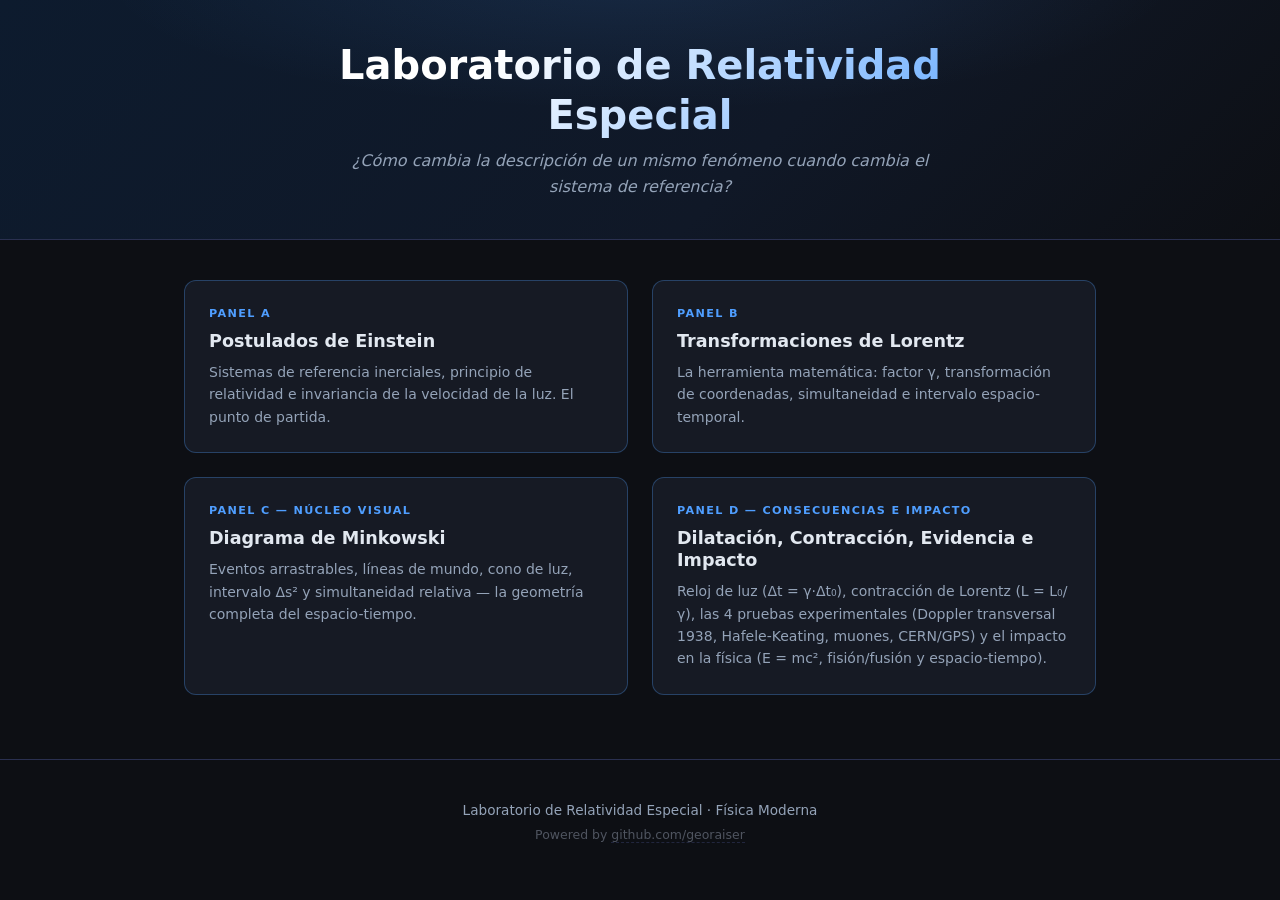
<file: index.html>
<!DOCTYPE html>
<html lang="es">
<head>
  <meta charset="UTF-8" />
  <meta name="viewport" content="width=device-width, initial-scale=1.0" />
  <title>Laboratorio de Relatividad Especial</title>
  <link rel="stylesheet" href="css/main.css" />
  <link rel="stylesheet" href="css/layout.css" />
  <link rel="stylesheet" href="css/components.css" />
</head>
<body>

  <header class="site-header">
    <div class="header-inner">
      <h1 class="site-title">Laboratorio de Relatividad Especial</h1>
      <p class="site-subtitle">
        ¿Cómo cambia la descripción de un mismo fenómeno cuando cambia el sistema de referencia?
      </p>
    </div>
  </header>

  <main class="panel-grid">

    <a href="panels/panel-a.html" class="panel-card available">
      <div class="panel-label">Panel A</div>
      <h2 class="panel-title">Postulados de Einstein</h2>
      <p class="panel-desc">
        Sistemas de referencia inerciales, principio de relatividad e invariancia de la velocidad de la luz. El punto de partida.
      </p>
    </a>

    <a href="panels/panel-b.html" class="panel-card available">
      <div class="panel-label">Panel B</div>
      <h2 class="panel-title">Transformaciones de Lorentz</h2>
      <p class="panel-desc">
        La herramienta matemática: factor γ, transformación de coordenadas, simultaneidad e intervalo espacio-temporal.
      </p>
    </a>

    <a href="panels/panel-c.html" class="panel-card available">
      <div class="panel-label">Panel C — Núcleo visual</div>
      <h2 class="panel-title">Diagrama de Minkowski</h2>
      <p class="panel-desc">
        Eventos arrastrables, líneas de mundo, cono de luz, intervalo Δs² y simultaneidad relativa — la geometría completa del espacio-tiempo.
      </p>
    </a>

    <a href="panels/panel-d.html" class="panel-card available">
      <div class="panel-label">Panel D — Consecuencias e Impacto</div>
      <h2 class="panel-title">Dilatación, Contracción, Evidencia e Impacto</h2>
      <p class="panel-desc">
        Reloj de luz (Δt = γ·Δt₀), contracción de Lorentz (L = L₀/γ), las 4 pruebas experimentales (Doppler transversal 1938, Hafele-Keating, muones, CERN/GPS) y el impacto en la física (E = mc², fisión/fusión y espacio-tiempo).
      </p>
    </a>

  </main>


  <footer class="site-footer">
    <p>Laboratorio de Relatividad Especial · Física Moderna</p>
    <p class="footer-credit">Powered by <a href="https://github.com/georaiser/" target="_blank" rel="noopener">github.com/georaiser</a></p>
  </footer>

</body>
</html>
</file>
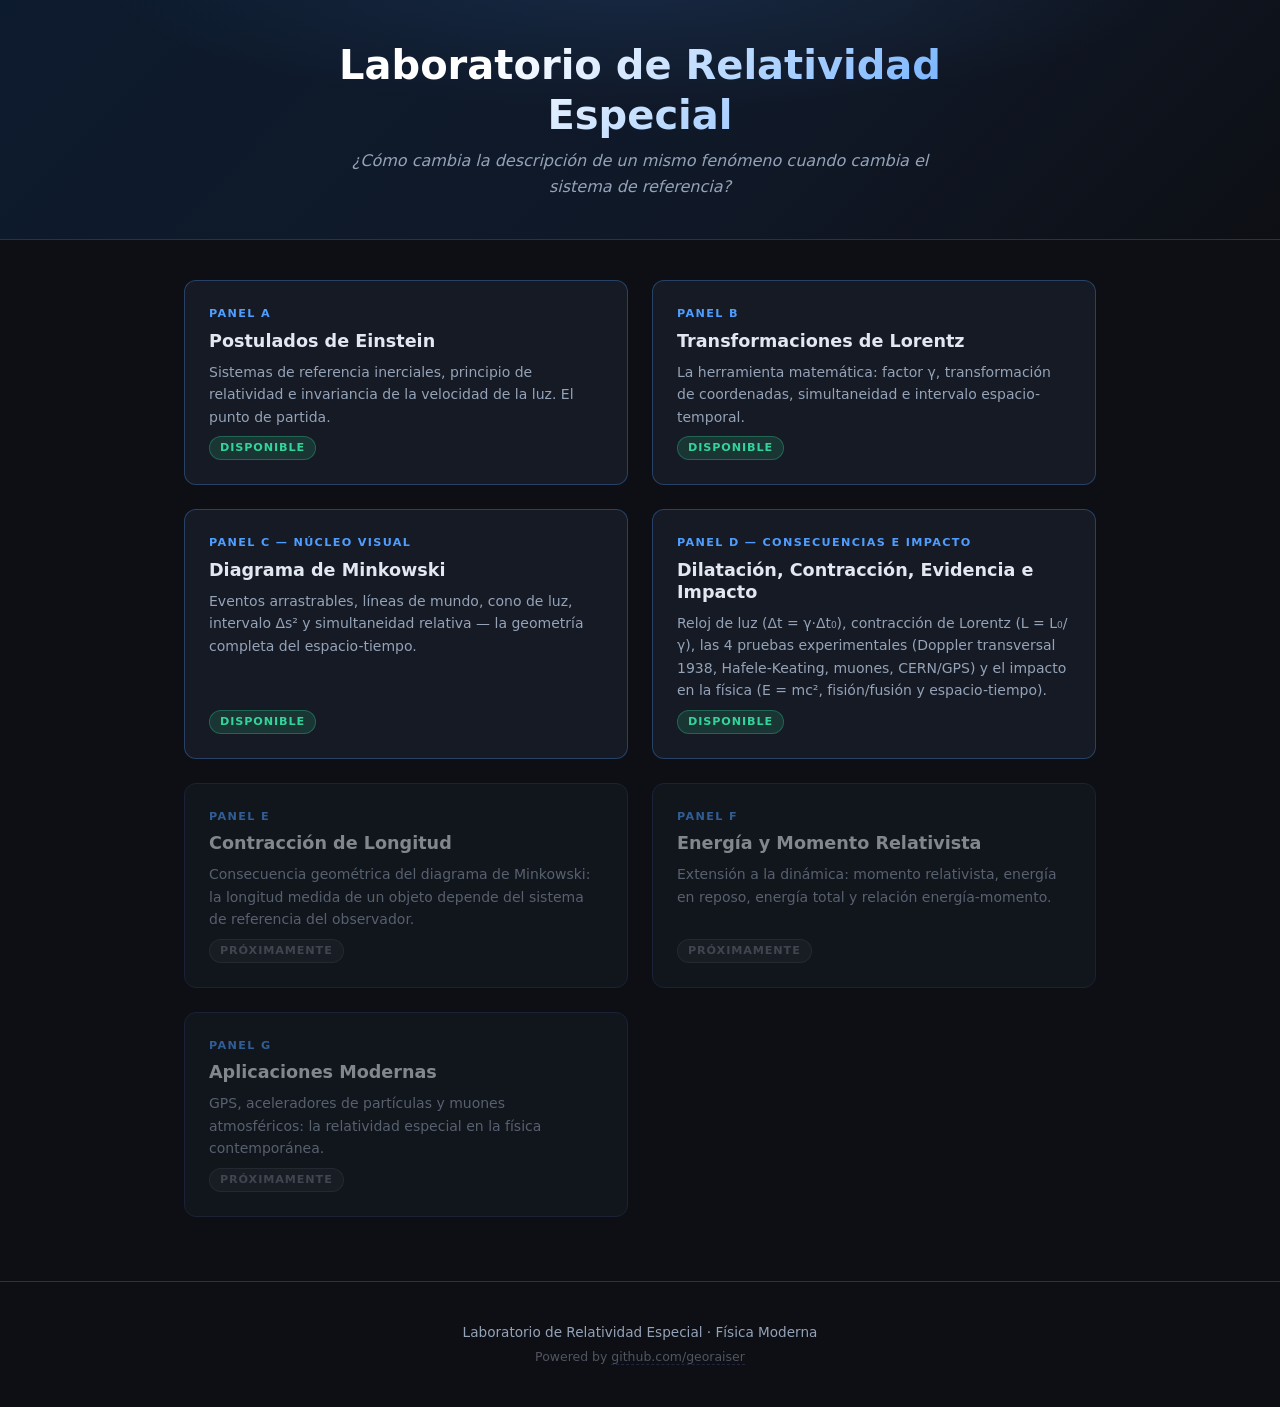
<file: index_backup.html>
<!DOCTYPE html>
<html lang="es">
<head>
  <meta charset="UTF-8" />
  <meta name="viewport" content="width=device-width, initial-scale=1.0" />
  <title>Laboratorio de Relatividad Especial</title>
  <link rel="stylesheet" href="css/main.css" />
  <link rel="stylesheet" href="css/layout.css" />
  <link rel="stylesheet" href="css/components.css" />
</head>
<body>

  <header class="site-header">
    <div class="header-inner">
      <h1 class="site-title">Laboratorio de Relatividad Especial</h1>
      <p class="site-subtitle">
        ¿Cómo cambia la descripción de un mismo fenómeno cuando cambia el sistema de referencia?
      </p>
    </div>
  </header>

  <main class="panel-grid">

    <a href="panels/panel-a.html" class="panel-card available">
      <div class="panel-label">Panel A</div>
      <h2 class="panel-title">Postulados de Einstein</h2>
      <p class="panel-desc">
        Sistemas de referencia inerciales, principio de relatividad e invariancia de la velocidad de la luz. El punto de partida.
      </p>
      <span class="panel-badge">Disponible</span>
    </a>

    <a href="panels/panel-b.html" class="panel-card available">
      <div class="panel-label">Panel B</div>
      <h2 class="panel-title">Transformaciones de Lorentz</h2>
      <p class="panel-desc">
        La herramienta matemática: factor γ, transformación de coordenadas, simultaneidad e intervalo espacio-temporal.
      </p>
      <span class="panel-badge">Disponible</span>
    </a>

    <a href="panels/panel-c.html" class="panel-card available">
      <div class="panel-label">Panel C — Núcleo visual</div>
      <h2 class="panel-title">Diagrama de Minkowski</h2>
      <p class="panel-desc">
        Eventos arrastrables, líneas de mundo, cono de luz, intervalo Δs² y simultaneidad relativa — la geometría completa del espacio-tiempo.
      </p>
      <span class="panel-badge">Disponible</span>
    </a>

    <a href="panels/panel-d.html" class="panel-card available">
      <div class="panel-label">Panel D — Consecuencias e Impacto</div>
      <h2 class="panel-title">Dilatación, Contracción, Evidencia e Impacto</h2>
      <p class="panel-desc">
        Reloj de luz (Δt = γ·Δt₀), contracción de Lorentz (L = L₀/γ), las 4 pruebas experimentales (Doppler transversal 1938, Hafele-Keating, muones, CERN/GPS) y el impacto en la física (E = mc², fisión/fusión y espacio-tiempo).
      </p>
      <span class="panel-badge">Disponible</span>
    </a>

    <div class="panel-card soon">
      <div class="panel-label">Panel E</div>
      <h2 class="panel-title">Contracción de Longitud</h2>
      <p class="panel-desc">
        Consecuencia geométrica del diagrama de Minkowski: la longitud medida de un objeto depende del sistema de referencia del observador.
      </p>
      <span class="panel-badge">Próximamente</span>
    </div>

    <div class="panel-card soon">
      <div class="panel-label">Panel F</div>
      <h2 class="panel-title">Energía y Momento Relativista</h2>
      <p class="panel-desc">
        Extensión a la dinámica: momento relativista, energía en reposo, energía total y relación energía-momento.
      </p>
      <span class="panel-badge">Próximamente</span>
    </div>

    <div class="panel-card soon">
      <div class="panel-label">Panel G</div>
      <h2 class="panel-title">Aplicaciones Modernas</h2>
      <p class="panel-desc">
        GPS, aceleradores de partículas y muones atmosféricos: la relatividad especial en la física contemporánea.
      </p>
      <span class="panel-badge">Próximamente</span>
    </div>

  </main>


  <footer class="site-footer">
    <p>Laboratorio de Relatividad Especial · Física Moderna</p>
    <p class="footer-credit">Powered by <a href="https://github.com/georaiser/" target="_blank" rel="noopener">github.com/georaiser</a></p>
  </footer>

</body>
</html>
</file>
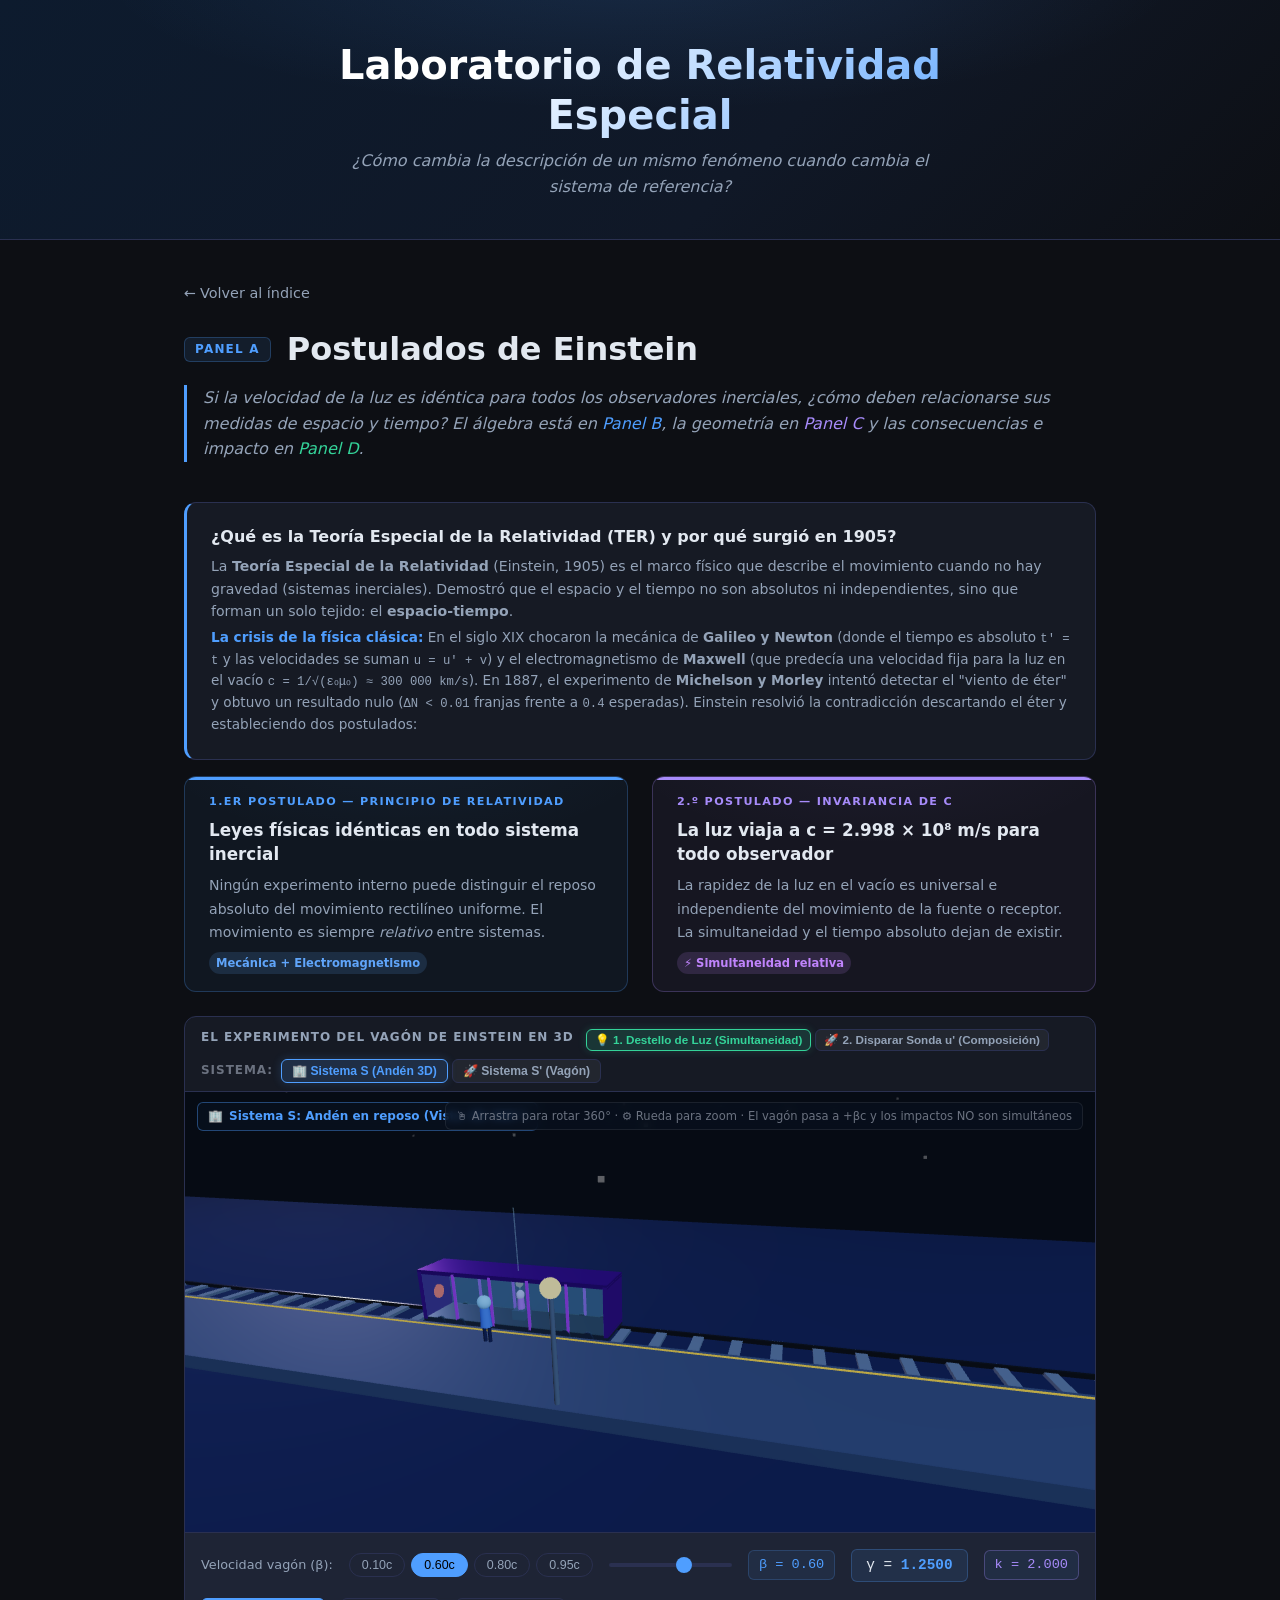
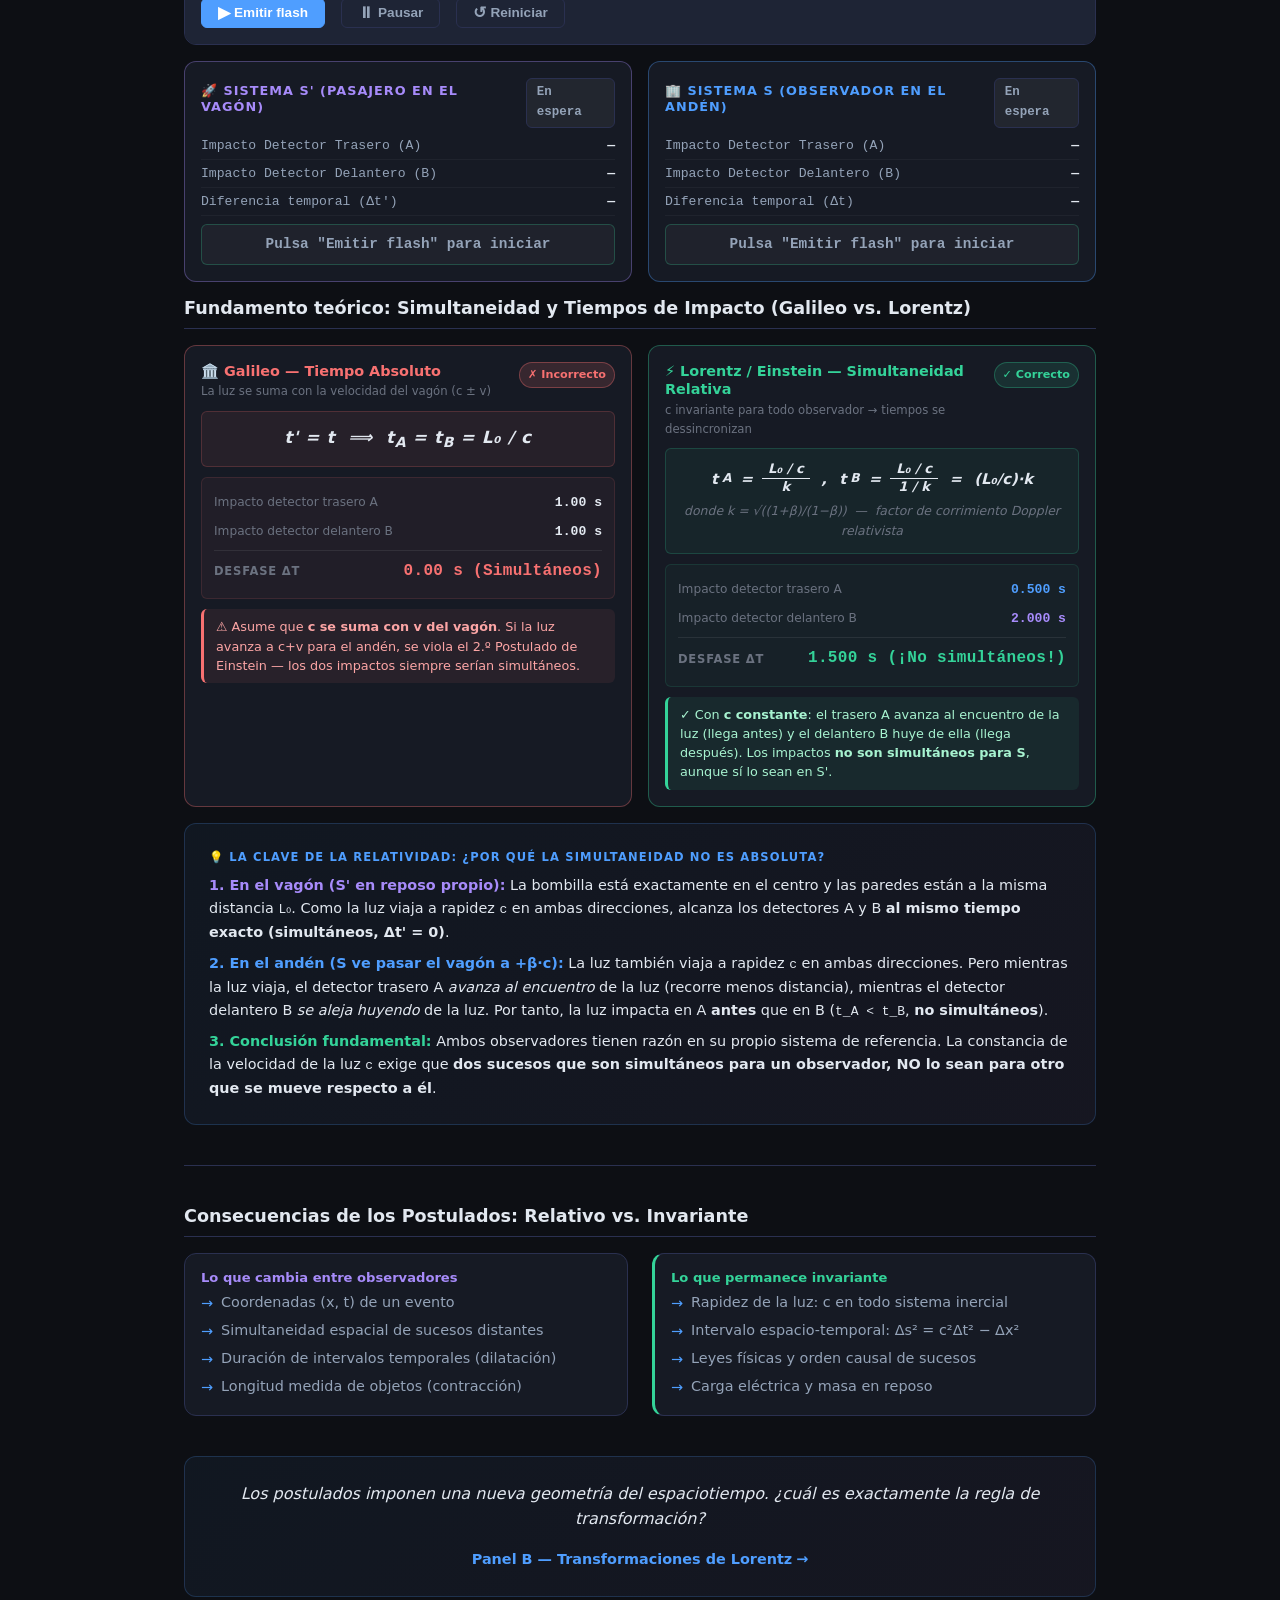
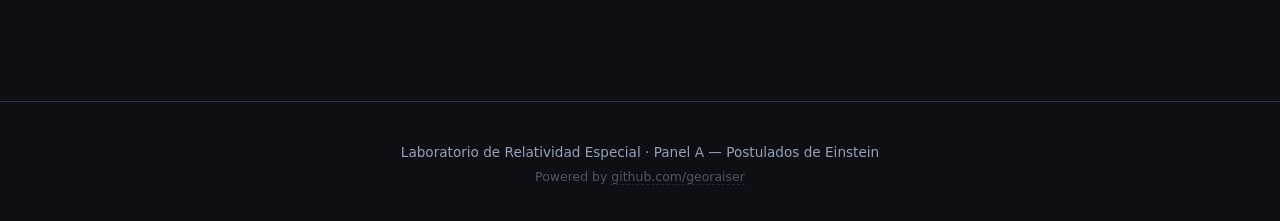
<file: panels/panel-a.html>
<!DOCTYPE html>
<html lang="es">
<head>
  <meta charset="UTF-8" />
  <meta name="viewport" content="width=device-width, initial-scale=1.0" />
  <title>Panel A — Postulados de Einstein</title>
  <link rel="stylesheet" href="../css/main.css" />
  <link rel="stylesheet" href="../css/layout.css" />
  <link rel="stylesheet" href="../css/components.css" />
  <link rel="stylesheet" href="../css/panels.css" />
</head>
<body>

<header class="site-header">
  <div class="header-inner">
    <h1 class="site-title">Laboratorio de Relatividad Especial</h1>
    <p class="site-subtitle">¿Cómo cambia la descripción de un mismo fenómeno cuando cambia el sistema de referencia?</p>
  </div>
</header>

<main class="panel-page">

  <a href="../index.html" class="panel-back-link">Volver al índice</a>

  <div class="panel-header">
    <div class="panel-heading">
      <span class="panel-tag">Panel A</span>
      <h2 class="panel-title-large">Postulados de Einstein</h2>
    </div>
    <p class="panel-question">
      Si la velocidad de la luz es idéntica para todos los observadores inerciales,
      ¿cómo deben relacionarse sus medidas de espacio y tiempo?
      El álgebra está en <a href="panel-b.html" style="color:var(--color-accent);">Panel B</a>,
      la geometría en <a href="panel-c.html" style="color:var(--color-accent-2);">Panel C</a> y las consecuencias e impacto en <a href="panel-d.html" style="color:var(--color-success);">Panel D</a>.
    </p>
  </div>

  <!-- ═══════════════════════════════════════════════════════
       ¿QUÉ ES LA RELATIVIDAD ESPECIAL Y QUÉ CRISIS RESOLVIÓ?
  ═══════════════════════════════════════════════════════ -->
  <div class="info-box accent-left" style="margin-bottom:var(--space-md);">
    <h3>¿Qué es la Teoría Especial de la Relatividad (TER) y por qué surgió en 1905?</h3>
    <p style="margin-bottom:var(--space-xs);font-size:0.88rem;line-height:1.6;">
      La <strong>Teoría Especial de la Relatividad</strong> (Einstein, 1905) es el marco físico que describe el movimiento cuando no hay gravedad (sistemas inerciales). Demostró que el espacio y el tiempo no son absolutos ni independientes, sino que forman un solo tejido: el <strong>espacio-tiempo</strong>.
    </p>
    <p style="margin:0;font-size:0.85rem;line-height:1.55;color:var(--color-text-dim);">
      <strong style="color:var(--color-accent);">La crisis de la física clásica:</strong> En el siglo XIX chocaron la mecánica de <strong>Galileo y Newton</strong> (donde el tiempo es absoluto <code>t' = t</code> y las velocidades se suman <code>u = u' + v</code>) y el electromagnetismo de <strong>Maxwell</strong> (que predecía una velocidad fija para la luz en el vacío <code>c = 1/√(ε₀μ₀) ≈ 300 000 km/s</code>). En 1887, el experimento de <strong>Michelson y Morley</strong> intentó detectar el "viento de éter" y obtuvo un resultado nulo (<code>ΔN &lt; 0.01</code> franjas frente a <code>0.4</code> esperadas). Einstein resolvió la contradicción descartando el éter y estableciendo dos postulados:
    </p>
  </div>

  <!-- ═══════════════════════════════════════════════════════
       LOS DOS POSTULADOS FUNDAMENTALES (Compactos)
  ═══════════════════════════════════════════════════════ -->
  <div class="postulates-grid" style="margin-bottom:var(--space-lg);">
    <div class="postulate-card p1">
      <div class="postulate-number">1.er Postulado — Principio de Relatividad</div>
      <h3>Leyes físicas idénticas en todo sistema inercial</h3>
      <p class="postulate-body">
        Ningún experimento interno puede distinguir el reposo absoluto del movimiento rectilíneo uniforme.
        El movimiento es siempre <em>relativo</em> entre sistemas.
      </p>
      <div class="annotation annotation-blue" style="margin-top:var(--space-sm);">Mecánica + Electromagnetismo</div>
    </div>

    <div class="postulate-card p2">
      <div class="postulate-number">2.º Postulado — Invariancia de c</div>
      <h3>La luz viaja a c = 2.998 × 10⁸ m/s para todo observador</h3>
      <p class="postulate-body">
        La rapidez de la luz en el vacío es universal e independiente del movimiento de la fuente o receptor.
        La simultaneidad y el tiempo absoluto dejan de existir.
      </p>
      <div class="annotation annotation-purple" style="margin-top:var(--space-sm);">⚡ Simultaneidad relativa</div>
    </div>
  </div>

  <!-- ═══════════════════════════════════════════════════════
       HERO 1 — SIMULACIÓN 3D: EL VAGÓN DE EINSTEIN
  ═══════════════════════════════════════════════════════ -->
  <div class="canvas-wrapper">
    <div class="canvas-title" style="display:flex;justify-content:space-between;align-items:center;flex-wrap:wrap;gap:8px;">
      <div style="display:flex;align-items:center;gap:12px;flex-wrap:wrap;">
        <span>El Experimento del Vagón de Einstein en 3D</span>
        <div class="exp-selector-bar" id="exp-selector">
          <button class="exp-btn active-exp" id="btn-exp-flash">💡 1. Destello de Luz (Simultaneidad)</button>
          <button class="exp-btn" id="btn-exp-probe">🚀 2. Disparar Sonda u' (Composición)</button>
        </div>
      </div>
      <div class="cam-selector-bar" id="cam-selector">
        <span style="font-size:0.75rem;color:var(--color-muted);margin-right:4px;">Sistema:</span>
        <button class="cam-btn active-cam" data-cam="s" id="btn-cam-s">🏢 Sistema S (Andén 3D)</button>
        <button class="cam-btn cam-sp" data-cam="sp" id="btn-cam-sp">🚀 Sistema S' (Vagón)</button>
      </div>
    </div>

    <!-- Viewport 3D Three.js -->
    <div class="canvas-3d-viewport" id="viewport-3d">
      <div class="hud-3d-cam-label" id="hud-cam-label">
        <span id="hud-cam-icon">🏢</span> <span id="hud-cam-name">Sistema S: Andén en reposo (Vista 3D 360°)</span>
      </div>
      <div class="hud-3d-hint" id="hud-hint">
        🖱 Arrastra para rotar 360° · ⚙ Rueda para zoom · El vagón pasa a +βc y los impactos NO son simultáneos
      </div>
    </div>

    <!-- Controles de la animación -->
    <div class="anim-controls">
      <span class="anim-label">Velocidad vagón (β):</span>
      <div class="preset-row" id="presets-a-beta" style="margin-bottom:0;">
        <button class="preset-btn" data-beta="0.10">0.10c</button>
        <button class="preset-btn active-preset" data-beta="0.60">0.60c</button>
        <button class="preset-btn" data-beta="0.80">0.80c</button>
        <button class="preset-btn" data-beta="0.95">0.95c</button>
      </div>
      <input type="range" id="speed-slider" class="speed-slider"
             min="0" max="0.95" step="0.01" value="0.6" />
      <span id="beta-readout" class="readout">β = 0.60</span>
      <span id="gamma-readout" class="gamma-badge">γ = <span id="gamma-val">1.2500</span></span>
      <span class="readout k-readout" id="k-readout">k = 2.000</span>

      <!-- Control de velocidad de la sonda u' (modo composición) -->
      <div id="probe-control-wrap" style="display:none;align-items:center;gap:6px;border-left:1px solid var(--color-border);padding-left:10px;">
        <span class="anim-label" style="color:var(--color-accent-2);">Sonda (u'):</span>
        <input type="range" id="probe-u-slider" class="speed-slider" min="0.1" max="1.0" step="0.05" value="0.5" style="width:80px;" />
        <span id="probe-u-readout" class="readout" style="color:var(--color-accent-2);">u' = 0.50c</span>
      </div>

      <button id="btn-play"  class="btn btn-primary"><span class="btn-icon">▶</span> Emitir flash</button>
      <button id="btn-pause" class="btn btn-secondary" disabled><span class="btn-icon">⏸</span> Pausar</button>
      <button id="btn-reset" class="btn btn-secondary"><span class="btn-icon">↺</span> Reiniciar</button>
    </div>
  </div>

  <!-- ═══════════════════════════════════════════════════════
       MODO 1: SIMULTANEIDAD (Destello de luz en el vagón)
  ═══════════════════════════════════════════════════════ -->
  <div id="section-flash-mode">
    <!-- 1. Tarjetas de lectura de SIMULTANEIDAD -->
    <div class="obs-grid" id="cards-simultaneity">
      <!-- Vagón S' -->
      <div class="obs-card sp-card">
        <div style="display:flex;justify-content:space-between;align-items:center;margin-bottom:var(--space-xs);">
          <h4>🚀 Sistema S' (Pasajero en el vagón)</h4>
          <span class="train-status-badge waiting" id="badge-sp">En espera</span>
        </div>
        <div class="obs-row">
          <span class="obs-key">Impacto Detector Trasero (A)</span>
          <span class="obs-val" id="obs-sp-a">—</span>
        </div>
        <div class="obs-row">
          <span class="obs-key">Impacto Detector Delantero (B)</span>
          <span class="obs-val" id="obs-sp-b">—</span>
        </div>
        <div class="obs-row">
          <span class="obs-key">Diferencia temporal (Δt')</span>
          <span class="obs-val" id="obs-sp-dt">—</span>
        </div>
        <div class="obs-speed-row" id="obs-sp-verdict">Pulsa "Emitir flash" para iniciar</div>
      </div>

      <!-- Andén S -->
      <div class="obs-card s-card">
        <div style="display:flex;justify-content:space-between;align-items:center;margin-bottom:var(--space-xs);">
          <h4>🏢 Sistema S (Observador en el andén)</h4>
          <span class="train-status-badge waiting" id="badge-s">En espera</span>
        </div>
        <div class="obs-row">
          <span class="obs-key">Impacto Detector Trasero (A)</span>
          <span class="obs-val" id="obs-s-a">—</span>
        </div>
        <div class="obs-row">
          <span class="obs-key">Impacto Detector Delantero (B)</span>
          <span class="obs-val" id="obs-s-b">—</span>
        </div>
        <div class="obs-row">
          <span class="obs-key">Diferencia temporal (Δt)</span>
          <span class="obs-val" id="obs-s-dt">—</span>
        </div>
        <div class="obs-speed-row" id="obs-s-verdict">Pulsa "Emitir flash" para iniciar</div>
      </div>
    </div>

    <!-- 2. Fundamento Teórico del Destello de Luz (Galileo vs. Lorentz) -->
    <div id="theory-simultaneity" style="margin-top:var(--space-md);">
      <h3 class="section-heading">Fundamento teórico: Simultaneidad y Tiempos de Impacto (Galileo vs. Lorentz)</h3>

      <div class="vadd-grid" style="margin-bottom:var(--space-md);">

        <!-- ── GALILEO ── -->
        <div class="vadd-card galileo">

          <div class="vc-header">
            <div>
              <div class="vc-title danger-text">🏛️ Galileo — Tiempo Absoluto</div>
              <div class="vc-sub">La luz se suma con la velocidad del vagón (c ± v)</div>
            </div>
            <span class="vc-badge danger-badge">✗ Incorrecto</span>
          </div>

          <!-- Fórmula -->
          <div class="vc-formula-box danger-box">
            <div style="font-style:italic;font-size:1.05rem;font-weight:600;letter-spacing:0.04em;">
              t' = t &nbsp;⟹&nbsp; t<sub>A</sub> = t<sub>B</sub> = L₀ / c
            </div>
          </div>

          <!-- Cálculo numérico -->
          <div class="vc-calc-box danger-calc">
            <div class="vc-calc-row">
              <span class="vc-calc-lbl">Impacto detector trasero A</span>
              <span class="vc-calc-val" id="calc-g-ta">1.00 s</span>
            </div>
            <div class="vc-calc-row">
              <span class="vc-calc-lbl">Impacto detector delantero B</span>
              <span class="vc-calc-val" id="calc-g-tb">1.00 s</span>
            </div>
            <div class="vc-calc-sep"></div>
            <div class="vc-calc-row vc-calc-total">
              <span class="vc-calc-lbl">Desfase Δt</span>
              <span class="vc-calc-big danger-text" id="calc-g-dt" style="font-size:1rem;">0.00 s</span>
            </div>
          </div>

          <div class="vc-verdict danger-verdict">
            ⚠ Asume que <strong>c se suma con v del vagón</strong>. Si la luz avanza a c+v para el andén, se viola el 2.º Postulado de Einstein — los dos impactos siempre serían simultáneos.
          </div>

        </div>

        <!-- ── LORENTZ / EINSTEIN ── -->
        <div class="vadd-card lorentz">

          <div class="vc-header">
            <div>
              <div class="vc-title success-text">⚡ Lorentz / Einstein — Simultaneidad Relativa</div>
              <div class="vc-sub">c invariante para todo observador → tiempos se dessincronizan</div>
            </div>
            <span class="vc-badge success-badge">✓ Correcto</span>
          </div>

          <!-- Fórmulas con fracción -->
          <div class="vc-formula-box success-box">
            <div style="display:flex;flex-direction:column;gap:6px;align-items:center;">
              <div class="vc-frac-eq" style="font-size:0.92rem;">
                t<sub>A</sub>&nbsp;=&nbsp;
                <span class="vc-frac">
                  <span class="vc-frac-num">L₀ / c</span>
                  <span class="vc-frac-denom">k</span>
                </span>
                &ensp;,&ensp;
                t<sub>B</sub>&nbsp;=&nbsp;
                <span class="vc-frac">
                  <span class="vc-frac-num">L₀ / c</span>
                  <span class="vc-frac-denom">1 / k</span>
                </span>
                &ensp;=&ensp; (L₀/c)·k
              </div>
              <div style="font-size:0.78rem;color:var(--color-muted);font-style:italic;">
                donde k = √((1+β)/(1−β)) &nbsp;—&nbsp; factor de corrimiento Doppler relativista
              </div>
            </div>
          </div>

          <!-- Cálculo numérico -->
          <div class="vc-calc-box success-calc">
            <div class="vc-calc-row">
              <span class="vc-calc-lbl">Impacto detector trasero A</span>
              <span class="vc-calc-val" style="color:var(--color-accent);" id="calc-l-ta">0.50 s</span>
            </div>
            <div class="vc-calc-row">
              <span class="vc-calc-lbl">Impacto detector delantero B</span>
              <span class="vc-calc-val" style="color:var(--color-accent-2);" id="calc-l-tb">2.00 s</span>
            </div>
            <div class="vc-calc-sep"></div>
            <div class="vc-calc-row vc-calc-total">
              <span class="vc-calc-lbl">Desfase Δt</span>
              <span class="vc-calc-big success-text" id="calc-l-dt" style="font-size:1rem;">1.50 s</span>
            </div>
          </div>

          <div class="vc-verdict success-verdict">
            ✓ Con <strong>c constante</strong>: el trasero A avanza al encuentro de la luz (llega antes) y el delantero B huye de ella (llega después). Los impactos <strong>no son simultáneos para S</strong>, aunque sí lo sean en S'.
          </div>

        </div>
      </div>
    </div>

    <!-- 3. Insight de Simultaneidad -->
    <div class="insight-box" id="insight-simultaneity" style="margin-top:var(--space-md);margin-bottom:var(--space-xl);">
      <div class="insight-title">💡 La clave de la Relatividad: ¿Por qué la simultaneidad no es absoluta?</div>
      <div style="display:flex;flex-direction:column;gap:var(--space-sm);font-size:0.88rem;line-height:1.6;margin-top:var(--space-xs);">
        <p style="margin:0;">
          <strong style="color:var(--color-accent-2);">1. En el vagón (S' en reposo propio):</strong> La bombilla está exactamente en el centro y las paredes están a la misma distancia <code>L₀</code>. Como la luz viaja a rapidez <code>c</code> en ambas direcciones, alcanza los detectores A y B <strong>al mismo tiempo exacto (simultáneos, Δt' = 0)</strong>.
        </p>
        <p style="margin:0;">
          <strong style="color:var(--color-accent);">2. En el andén (S ve pasar el vagón a +β·c):</strong> La luz también viaja a rapidez <code>c</code> en ambas direcciones. Pero mientras la luz viaja, el detector trasero A <em>avanza al encuentro</em> de la luz (recorre menos distancia), mientras el detector delantero B <em>se aleja huyendo</em> de la luz. Por tanto, la luz impacta en A <strong>antes</strong> que en B (<code>t_A &lt; t_B</code>, <strong>no simultáneos</strong>).
        </p>
        <p style="margin:0;">
          <strong style="color:var(--color-success);">3. Conclusión fundamental:</strong> Ambos observadores tienen razón en su propio sistema de referencia. La constancia de la velocidad de la luz <code>c</code> exige que <strong>dos sucesos que son simultáneos para un observador, NO lo sean para otro que se mueve respecto a él</strong>.
        </p>
      </div>
    </div>
  </div>

  <!-- ═══════════════════════════════════════════════════════
       MODO 2: COMPOSICIÓN DE VELOCIDADES (Disparo de sonda u')
  ═══════════════════════════════════════════════════════ -->
  <div id="section-probe-mode" style="display:none;">
    <!-- Encabezado con selector rápido de u' -->
    <div style="display:flex;justify-content:space-between;align-items:flex-end;flex-wrap:wrap;gap:10px;margin-top:var(--space-md);margin-bottom:var(--space-xs);">
      <div>
        <h3 class="section-heading" style="margin:0;">Arena Comparativa: Ley de Composición de Velocidades</h3>
        <p style="font-size:0.8rem;color:var(--color-text-dim);margin:2px 0 0 0;">
          Un objeto viaja a rapidez propia <strong style="color:var(--color-accent-2);">u'</strong> en el vagón, mientras el vagón se desplaza a <strong style="color:var(--color-accent);">v = β·c</strong> respecto al andén.
        </p>
      </div>
      <!-- Presets de u' -->
      <div id="presets-a-u" style="display:flex;align-items:center;gap:6px;background:rgba(255,255,255,0.03);padding:4px 8px;border-radius:var(--radius-sm);border:1px solid var(--color-border);">
        <span style="font-size:0.75rem;color:var(--color-muted);font-weight:600;">Sonda u':</span>
        <button type="button" class="btn-preset-u" data-u="0.2">0.20c</button>
        <button type="button" class="btn-preset-u active" data-u="0.5">0.50c</button>
        <button type="button" class="btn-preset-u" data-u="0.8">0.80c</button>
        <button type="button" class="btn-preset-u" data-u="1.0">1.00c (Luz)</button>
      </div>
    </div>

    <!-- Grid comparativo -->
    <div class="vadd-grid" id="cards-composition" style="margin-top:var(--space-xs);">

      <!-- ── GALILEO ── -->
      <div class="vadd-card galileo">

        <!-- Cabecera -->
        <div class="vc-header">
          <div>
            <div class="vc-title danger-text">🏛️ Predicción Clásica de Galileo</div>
            <div class="vc-sub">Adición vectorial · Tiempo Absoluto</div>
          </div>
          <span class="vc-badge danger-badge">✗ Falla física</span>
        </div>

        <!-- Fórmula simbólica -->
        <div class="vc-formula-box danger-box">
          <span class="vc-formula-sym"><em>u</em> = <em>u'</em> + <em>v</em></span>
        </div>

        <!-- Cálculo numérico -->
        <div class="vc-calc-box danger-calc">
          <div class="vc-calc-row">
            <span class="vc-calc-lbl">Sonda u'</span>
            <span class="vc-calc-val" id="vadd-uprime-g">0.50c</span>
          </div>
          <div class="vc-calc-row">
            <span class="vc-calc-lbl">Vagón v</span>
            <span class="vc-calc-val" id="vadd-v-g">0.60c</span>
          </div>
          <div class="vc-calc-sep"></div>
          <div class="vc-calc-row vc-calc-total">
            <span class="vc-calc-lbl">u en S =</span>
            <span class="vc-calc-big danger-text" id="vadd-galileo">1.1000 c</span>
          </div>
        </div>

        <!-- Gauge -->
        <div class="vc-gauge-wrap">
          <div class="vc-gauge-labels">
            <span>0</span><span>c</span><span>1.5c</span>
          </div>
          <div class="vc-gauge-track">
            <div class="vc-gauge-fill danger-fill" id="vadd-bar-g" style="width:73%"></div>
            <div class="vc-gauge-cmark"></div>
          </div>
          <div class="vc-gauge-clabel">← c (límite)</div>
        </div>

        <!-- Diagnóstico -->
        <div class="vc-verdict danger-verdict" id="vadd-g-warn">
          ⚠ <strong>¡Viola la causalidad!</strong> u = 1.1000c &gt; c — ninguna señal física puede superar la velocidad de la luz.
        </div>

      </div>

      <!-- ── LORENTZ / EINSTEIN ── -->
      <div class="vadd-card lorentz">

        <!-- Cabecera -->
        <div class="vc-header">
          <div>
            <div class="vc-title success-text">⚡ Realidad Relativista de Einstein</div>
            <div class="vc-sub">Transformación de Lorentz · Espacio-Tiempo Dinámico</div>
          </div>
          <span class="vc-badge success-badge">✓ Realidad física</span>
        </div>

        <!-- Fórmula con fracción tipográfica -->
        <div class="vc-formula-box success-box">
          <div class="vc-frac-eq">
            <em>u</em>&nbsp;=&nbsp;
            <span class="vc-frac">
              <span class="vc-frac-num"><em>u'</em> + <em>v</em></span>
              <span class="vc-frac-denom">1 + <em>u'</em>·<em>v</em>&thinsp;/&thinsp;<em>c</em>²</span>
            </span>
          </div>
        </div>

        <!-- Cálculo numérico -->
        <div class="vc-calc-box success-calc">
          <div class="vc-calc-row">
            <span class="vc-calc-lbl">Numerador (u' + v)</span>
            <span class="vc-calc-val" id="vadd-l-num">0.50 + 0.60 = 1.10c</span>
          </div>
          <div class="vc-calc-row">
            <span class="vc-calc-lbl">Denominador (1 + u'v/c²)</span>
            <span class="vc-calc-val" id="vadd-l-denom">1 + 0.300 = 1.300</span>
          </div>
          <div class="vc-calc-sep"></div>
          <div class="vc-calc-row vc-calc-total">
            <span class="vc-calc-lbl">u en S =</span>
            <span class="vc-calc-big success-text" id="vadd-lorentz">0.8462 c</span>
          </div>
        </div>

        <!-- Gauge -->
        <div class="vc-gauge-wrap">
          <div class="vc-gauge-labels">
            <span>0</span><span>c</span><span>1.5c</span>
          </div>
          <div class="vc-gauge-track">
            <div class="vc-gauge-fill success-fill" id="vadd-bar-l" style="width:56%"></div>
            <div class="vc-gauge-cmark"></div>
          </div>
          <div class="vc-gauge-clabel">← c (límite invariante)</div>
        </div>

        <!-- Diagnóstico -->
        <div class="vc-verdict success-verdict" id="vadd-l-note">
          ✓ El factor (1 + u'v/c² = 1.300) comprime el resultado: <strong>u = 0.8462c &lt; c</strong> siempre.
        </div>

      </div>
    </div>

    <!-- Insight de Composición de Velocidades -->
    <div class="insight-box" id="insight-composition" style="margin-top:var(--space-md);margin-bottom:var(--space-xl);">
      <div class="insight-title">💡 La clave de la Relatividad: ¿Por qué las velocidades NO se suman linealmente (u ≠ u' + v)?</div>
      <div style="display:flex;flex-direction:column;gap:var(--space-sm);font-size:0.88rem;line-height:1.6;margin-top:var(--space-xs);">
        <p style="margin:0;">
          <strong style="color:var(--color-accent-2);">1. En el vagón (S' en movimiento a v):</strong> El pasajero lanza una sonda hacia adelante a rapidez propia <code>u'</code> (medida respecto a la cabina con sus propios relojes).
        </p>
        <p style="margin:0;">
          <strong style="color:var(--color-accent);">2. En el andén (S ve pasar el vagón a +β·c):</strong> Galileo predice que la velocidad observada desde tierra es simplemente la suma directa <code>u = u' + v</code>. Pero para un vagón rápido (ej. 0.8c) y una sonda rápida (ej. 0.6c), Galileo daría <code>1.40c &gt; c</code>. El fantasma rojo en el visor 3D muestra la fantasía clásica imposible.
        </p>
        <p style="margin:0;">
          <strong style="color:var(--color-success);">3. Conclusión de Einstein / Lorentz:</strong> Como el tiempo en el vagón no es absoluto y el espacio está contraído, la ley real de composición es <code>u = (u' + v) / (1 + u'·v/c²)</code> (sonda verde en el visor 3D). La velocidad observada <strong>siempre permanece estrictamente menor que c</strong>.
        </p>
      </div>
    </div>
  </div>

  <!-- ═══════════════════════════════════════════════════════
       SÍNTESIS UNIVERSAL: LO QUE CAMBIA VS LO QUE PERMANECE INVARIANTE
  ═══════════════════════════════════════════════════════ -->
  <hr class="divider" />
  <h3 class="section-heading">Consecuencias de los Postulados: Relativo vs. Invariante</h3>

  <div class="two-col" style="margin-bottom:var(--space-lg);">
    <div class="info-box compact-box" style="margin-bottom:0;">
      <h3 style="color:var(--color-accent-2);">Lo que cambia entre observadores</h3>
      <ul class="summary-list" style="font-size:0.84rem;gap:4px;">
        <li>Coordenadas (x, t) de un evento</li>
        <li>Simultaneidad espacial de sucesos distantes</li>
        <li>Duración de intervalos temporales (dilatación)</li>
        <li>Longitud medida de objetos (contracción)</li>
      </ul>
    </div>
    <div class="info-box accent-green compact-box" style="margin-bottom:0;">
      <h3 style="color:var(--color-success);">Lo que permanece invariante</h3>
      <ul class="summary-list" style="font-size:0.84rem;gap:4px;">
        <li>Rapidez de la luz: c en todo sistema inercial</li>
        <li>Intervalo espacio-temporal: Δs² = c²Δt² − Δx²</li>
        <li>Leyes físicas y orden causal de sucesos</li>
        <li>Carga eléctrica y masa en reposo</li>
      </ul>
    </div>
  </div>

  <!-- Transición a Panel B -->
  <div class="transition-box">
    <p>
      Los postulados imponen una nueva geometría del espaciotiempo.
      ¿cuál es exactamente la regla de transformación?
    </p>
    <a href="panel-b.html" class="next-link">Panel B — Transformaciones de Lorentz</a>
  </div>

</main>

<footer class="site-footer">
  <p>Laboratorio de Relatividad Especial · Panel A — Postulados de Einstein</p>
  <p class="footer-credit">Powered by <a href="https://github.com/georaiser/" target="_blank" rel="noopener">github.com/georaiser</a></p>
</footer>

<script src="../js/lib/three.min.js"></script>
<script src="../js/lib/OrbitControls.js"></script>
<script src="../js/physics/lorentz.js"></script>
<script src="../js/panels/panel-a.js"></script>

</body>
</html>
</file>
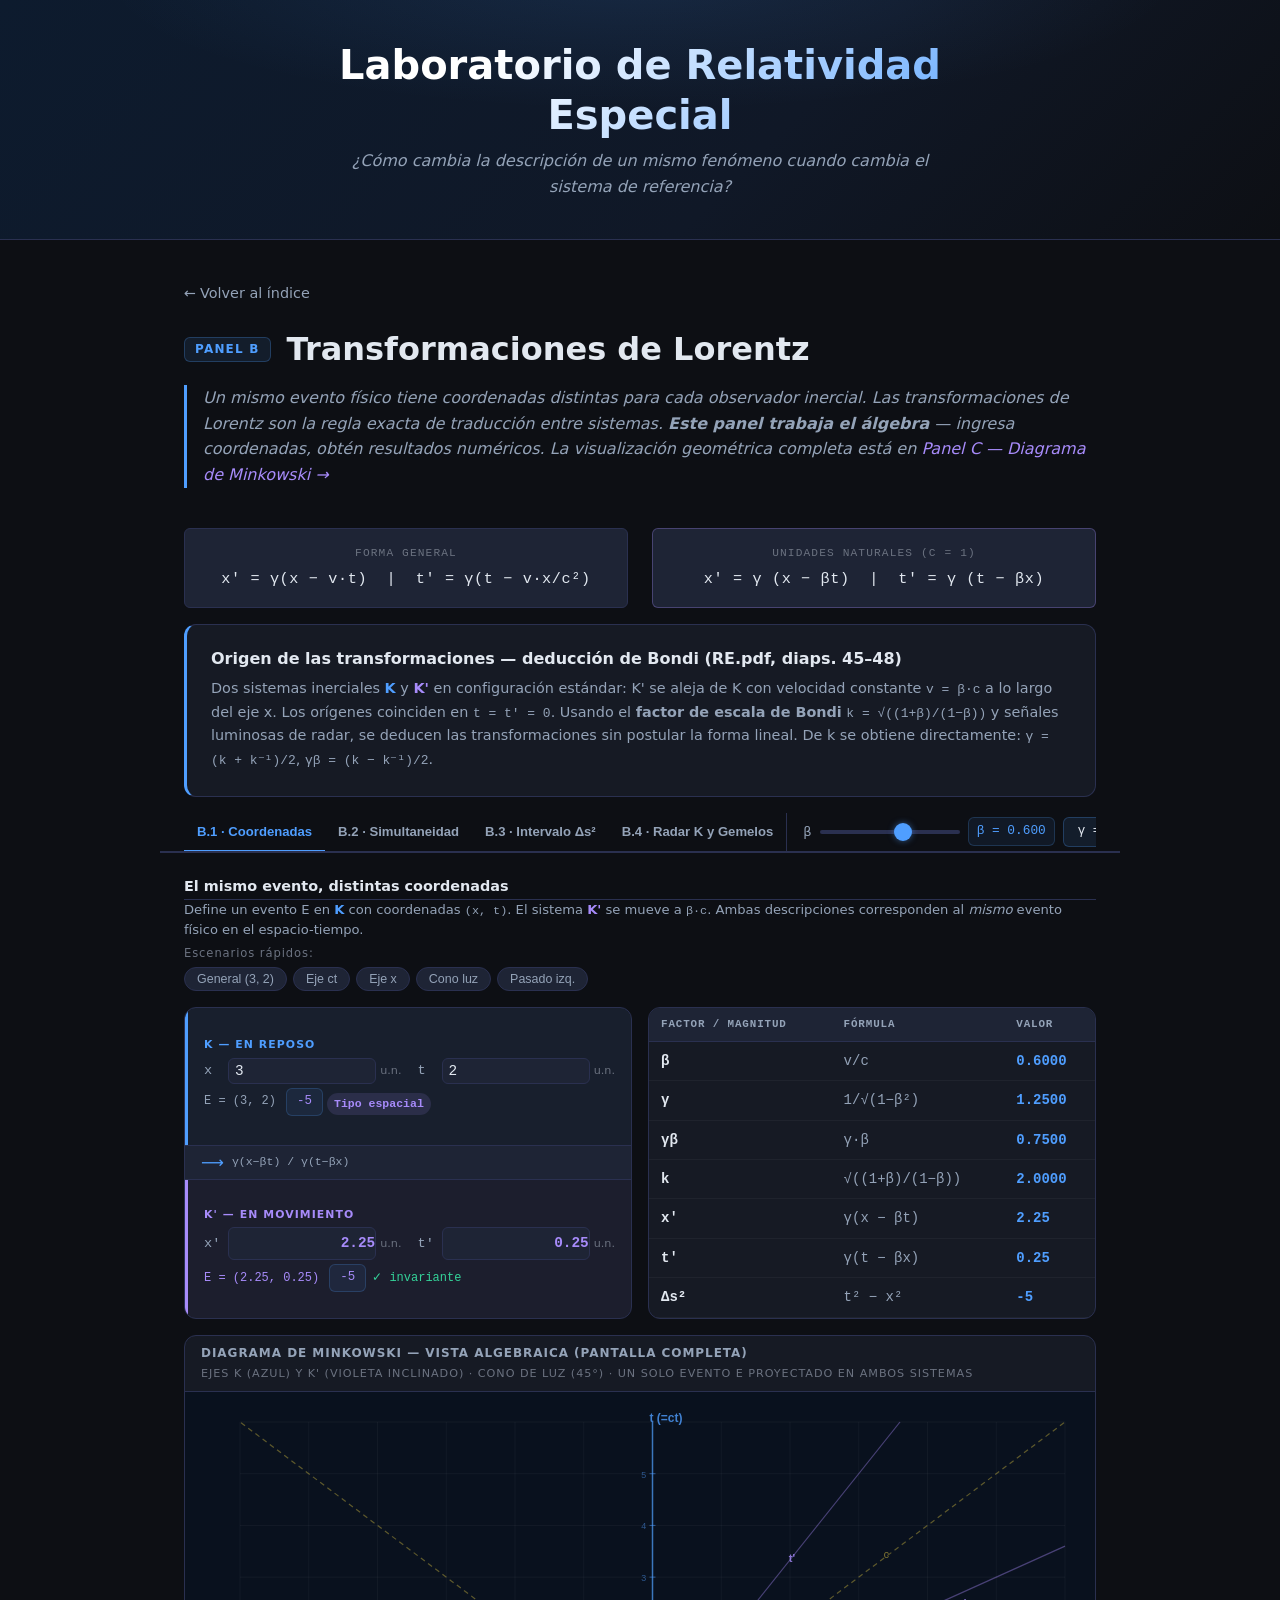
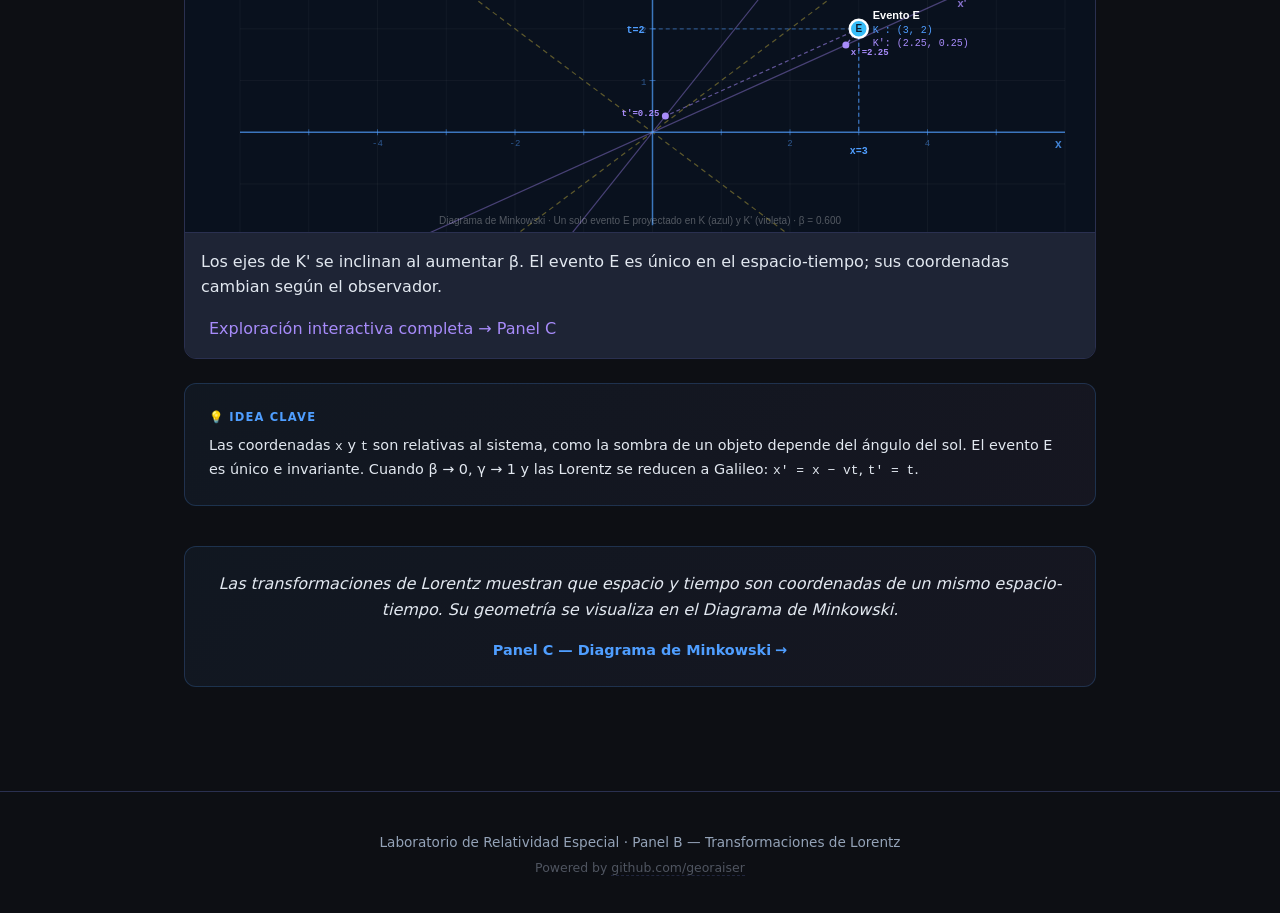
<file: panels/panel-b.html>
<!DOCTYPE html>
<html lang="es">
<head>
  <meta charset="UTF-8" />
  <meta name="viewport" content="width=device-width, initial-scale=1.0" />
  <title>Panel B — Transformaciones de Lorentz</title>
  <link rel="stylesheet" href="../css/main.css" />
  <link rel="stylesheet" href="../css/layout.css" />
  <link rel="stylesheet" href="../css/components.css" />
  <link rel="stylesheet" href="../css/panels.css" />
</head>
<body>

<header class="site-header">
  <div class="header-inner">
    <h1 class="site-title">Laboratorio de Relatividad Especial</h1>
    <p class="site-subtitle">¿Cómo cambia la descripción de un mismo fenómeno cuando cambia el sistema de referencia?</p>
  </div>
</header>

<main class="panel-page">

  <a href="../index.html" class="panel-back-link">Volver al índice</a>

  <div class="panel-header">
    <div class="panel-heading">
      <span class="panel-tag">Panel B</span>
      <h2 class="panel-title-large">Transformaciones de Lorentz</h2>
    </div>
    <p class="panel-question">
      Un mismo evento físico tiene coordenadas distintas para cada observador inercial.
      Las transformaciones de Lorentz son la regla exacta de traducción entre sistemas.
      <strong>Este panel trabaja el álgebra</strong> — ingresa coordenadas, obtén resultados numéricos.
      La visualización geométrica completa está en
      <a href="panel-c.html" style="color:var(--color-accent-2);">Panel C — Diagrama de Minkowski →</a>
    </p>
  </div>

  <!-- Fórmulas de referencia -->
  <div class="two-col formula-header">
    <div class="formula-box">
      <div class="formula-label">Forma general</div>
      x' = γ(x − v·t) &nbsp;|&nbsp; t' = γ(t − v·x/c²)
    </div>
    <div class="formula-box" style="border-color:rgba(167,139,250,0.3);">
      <div class="formula-label">Unidades naturales (c = 1)</div>
      x' = γ (x − βt) &nbsp;|&nbsp; t' = γ (t − βx)
    </div>
  </div>

  <!-- Bondi context box -->
  <div class="info-box accent-left" style="margin-bottom:var(--space-md);">
    <h3>Origen de las transformaciones — deducción de Bondi (RE.pdf, diaps. 45–48)</h3>
    <p>
      Dos sistemas inerciales <strong style="color:var(--color-accent)">K</strong> y
      <strong style="color:var(--color-accent-2)">K'</strong> en configuración estándar:
      K' se aleja de K con velocidad constante <code>v = β·c</code> a lo largo del eje x.
      Los orígenes coinciden en <code>t = t' = 0</code>.
      Usando el <strong>factor de escala de Bondi</strong> <code>k = √((1+β)/(1−β))</code>
      y señales luminosas de radar, se deducen las transformaciones sin postular la forma lineal.
      De k se obtiene directamente: <code>γ = (k + k⁻¹)/2</code>, <code>γβ = (k − k⁻¹)/2</code>.
    </p>
  </div>

  <!-- ══════════════════════════════════════════════
       BARRA STICKY: TABS + SLIDER β
  ══════════════════════════════════════════════ -->
  <div class="tab-control-bar">
    <div class="tab-bar-inline">
      <button class="tab-btn active" data-tab="tab-coords"  >B.1 · Coordenadas</button>
      <button class="tab-btn"        data-tab="tab-simul"   >B.2 · Simultaneidad</button>
      <button class="tab-btn"        data-tab="tab-interval">B.3 · Intervalo Δs²</button>
      <button class="tab-btn"        data-tab="tab-bondi">B.4 · Radar K y Gemelos</button>
    </div>
    <div class="beta-inline-ctrl">
      <label for="global-beta-slider">β</label>
      <input type="range" id="global-beta-slider" class="beta-slider"
             min="0" max="0.99" step="0.005" value="0.6" />
      <span class="readout" id="beta-label">β = 0.600</span>
      <span class="gamma-badge">γ = <span id="gamma-label">1.2500</span></span>
      <span class="readout k-readout" id="k-label">k = 2.000</span>
    </div>
  </div>


  <!-- ══════════════════════════════════════════════
       TAB B.1 — COORDENADAS
  ══════════════════════════════════════════════ -->
  <div id="tab-coords" class="tab-panel active">

    <!-- Fila superior de información y presets -->
    <div style="margin-bottom:var(--space-md);">
      <h3 class="section-heading sm-heading">El mismo evento, distintas coordenadas</h3>
      <p class="mk-desc" style="margin-bottom:var(--space-xs);">
        Define un evento E en <strong style="color:var(--color-accent)">K</strong> con coordenadas <code>(x, t)</code>.
        El sistema <strong style="color:var(--color-accent-2)">K'</strong> se mueve a <code>β·c</code>.
        Ambas descripciones corresponden al <em>mismo</em> evento físico en el espacio-tiempo.
      </p>

      <!-- Presets rápidos -->
      <div class="preset-section" style="margin-bottom:var(--space-sm);">
        <span class="preset-label">Escenarios rápidos:</span>
        <div class="preset-row" id="presets-b1" style="margin-bottom:0;">
          <button class="preset-btn" data-x="3"  data-t="2">General (3, 2)</button>
          <button class="preset-btn" data-x="0"  data-t="5">Eje ct</button>
          <button class="preset-btn" data-x="5"  data-t="0">Eje x</button>
          <button class="preset-btn" data-x="4"  data-t="4">Cono luz</button>
          <button class="preset-btn" data-x="-3" data-t="2">Pasado izq.</button>
        </div>
      </div>
    </div>

    <!-- Fila intermedia: Tarjeta de transformación (izq.) + Tabla de Factores (der.) -->
    <div class="two-col" style="gap:var(--space-md);margin-bottom:var(--space-md);align-items:stretch;">
      <!-- Tarjeta transform K → K' -->
      <div class="transform-card" style="margin-bottom:0;">
        <div class="tc-system s-system">
          <div class="tc-sys-label">K — en reposo</div>
          <div class="tc-inputs">
            <div class="tc-row">
              <span class="tc-key">x</span>
              <input type="number" id="s-x" class="coord-input tc-input" value="3" step="0.5" />
              <span class="tc-unit">u.n.</span>
            </div>
            <div class="tc-row">
              <span class="tc-key">t</span>
              <input type="number" id="s-t" class="coord-input tc-input" value="2" step="0.5" />
              <span class="tc-unit">u.n.</span>
            </div>
          </div>
          <div class="tc-meta">
            <span id="s-event-label">E = (3.00, 2.00)</span>
            &ensp;<span id="s-ds2-display" class="readout" style="font-size:0.78rem;">—</span>
            <span id="s-causal-type" class="annotation annotation-blue" style="margin-left:2px;">—</span>
          </div>
        </div>

        <div class="tc-arrow">
          <span>⟶</span>
          <code>γ(x−βt) / γ(t−βx)</code>
        </div>

        <div class="tc-system sp-system">
          <div class="tc-sys-label">K' — en movimiento</div>
          <div class="tc-inputs">
            <div class="tc-row">
              <span class="tc-key">x'</span>
              <div class="coord-output tc-output" id="sp-x">—</div>
              <span class="tc-unit">u.n.</span>
            </div>
            <div class="tc-row">
              <span class="tc-key">t'</span>
              <div class="coord-output tc-output" id="sp-t">—</div>
              <span class="tc-unit">u.n.</span>
            </div>
          </div>
          <div class="tc-meta">
            <span id="sp-event-label" style="color:var(--color-accent-2);">E = (?, ?)</span>
            &ensp;<span id="sp-ds2-display" class="readout" style="font-size:0.78rem;color:var(--color-accent-2);">—</span>
            <span id="inv-check" style="font-size:0.75rem;margin-left:4px;color:var(--color-success);">✓</span>
          </div>
        </div>
      </div>

      <!-- Tabla de factores y magnitudes (β, γ, γβ, k, x', t', Δs²) -->
      <div class="info-box" style="padding:0;overflow:hidden;margin-bottom:0;display:flex;flex-direction:column;height:100%;">
        <table class="formula-table" style="height:100%;">
          <thead><tr><th>Factor / Magnitud</th><th>Fórmula</th><th>Valor</th></tr></thead>
          <tbody>
            <tr><td>β</td><td>v/c</td><td id="tbl-beta">0.600</td></tr>
            <tr><td>γ</td><td>1/√(1−β²)</td><td id="tbl-gamma">—</td></tr>
            <tr><td>γβ</td><td>γ·β</td><td id="tbl-gammabeta">—</td></tr>
            <tr><td>k</td><td>√((1+β)/(1−β))</td><td id="tbl-k">—</td></tr>
            <tr><td>x'</td><td>γ(x − βt)</td><td id="tbl-xp">—</td></tr>
            <tr><td>t'</td><td>γ(t − βx)</td><td id="tbl-tp">—</td></tr>
            <tr><td>Δs²</td><td>t² − x²</td><td id="tbl-ds2">—</td></tr>
          </tbody>
        </table>
      </div>
    </div>

    <!-- CANVAS FULL WIDTH: Diagrama de Minkowski -->
    <div class="canvas-wrapper" style="margin-bottom:var(--space-md);">
      <div class="canvas-title">
        Diagrama de Minkowski — Vista algebraica (Pantalla Completa)
        <span class="canvas-subtitle">Ejes K (azul) y K' (violeta inclinado) · Cono de luz (45°) · Un solo evento E proyectado en ambos sistemas</span>
      </div>
      <canvas id="coord-canvas"></canvas>
      <div class="controls-bar">
        Los ejes de K' se inclinan al aumentar β. El evento E es único en el espacio-tiempo; sus coordenadas cambian según el observador.
        <a href="panel-c.html" style="color:var(--color-accent-2);margin-left:8px;">Exploración interactiva completa → Panel C</a>
      </div>
    </div>

    <!-- Full-width insight -->
    <div class="insight-box" style="margin-bottom:var(--space-lg);">
      <div class="insight-title">💡 Idea clave</div>
      <p>
        Las coordenadas <code>x</code> y <code>t</code> son relativas al sistema, como la sombra de un objeto depende del ángulo del sol.
        El evento E es único e invariante. Cuando β → 0, γ → 1 y las Lorentz se reducen a Galileo:
        <code>x' = x − vt</code>, <code>t' = t</code>.
      </p>
    </div>

  </div><!-- /tab-coords -->


  <!-- ══════════════════════════════════════════════
       TAB B.2 — SIMULTANEIDAD
  ══════════════════════════════════════════════ -->
  <div id="tab-simul" class="tab-panel">

    <!-- Fila superior de información y presets -->
    <div style="margin-bottom:var(--space-md);">
      <h3 class="section-heading sm-heading">Relatividad de la simultaneidad</h3>
      <p class="mk-desc" style="margin-bottom:var(--space-xs);">
        En K: dos eventos son simultáneos si <code>Δt = 0</code>. Pero si están separados en el espacio (<code>Δx ≠ 0</code>),
        un observador K' medirá <code>Δt' = γ(Δt − β·Δx) ≠ 0</code>.
      </p>

      <!-- Presets de escenarios -->
      <div class="preset-section" style="margin-bottom:var(--space-sm);">
        <span class="preset-label">Escenarios:</span>
        <div class="preset-row" id="presets-b2" style="margin-bottom:0;">
          <button class="preset-btn active-preset" data-ax="-2" data-at="0"  data-bx="2" data-bt="0">Simultáneos en K</button>
          <button class="preset-btn" data-ax="-3" data-at="-1" data-bx="3" data-bt="1">No simultáneos</button>
          <button class="preset-btn" data-ax="0"  data-at="0"  data-bx="4" data-bt="2">Tipo temporal</button>
          <button class="preset-btn" data-ax="0"  data-at="0"  data-bx="3" data-bt="3">Cono de luz</button>
        </div>
      </div>
    </div>

    <!-- Fila intermedia: Configuración de eventos (izq.) + Resultados y Veredicto (der.) -->
    <div class="b-bottom-grid" style="margin-bottom:var(--space-md);">
      <!-- Izquierda: inputs de eventos A y B -->
      <div class="b-bottom-events">
        <div class="b-bottom-frame-header">
          <span class="b-frame-badge bfb-k">EVENTOS EN K</span>
        </div>
        <div class="sim-events-grid">
          <div class="event-input-box event-a-box">
            <div class="frame-title">EVENTO A</div>
            <div class="coord-input-group">
              <div class="coord-row">
                <label>x<sub style="font-size:.65em">A</sub></label>
                <input type="number" id="sim-ax" class="coord-input" value="-2" step="0.5" />
              </div>
              <div class="coord-row">
                <label>t<sub style="font-size:.65em">A</sub></label>
                <input type="number" id="sim-at" class="coord-input" value="0" step="0.5" />
              </div>
            </div>
          </div>
          <div class="event-input-box event-b-box">
            <div class="frame-title">EVENTO B</div>
            <div class="coord-input-group">
              <div class="coord-row">
                <label>x<sub style="font-size:.65em">B</sub></label>
                <input type="number" id="sim-bx" class="coord-input" value="2" step="0.5" />
              </div>
              <div class="coord-row">
                <label>t<sub style="font-size:.65em">B</sub></label>
                <input type="number" id="sim-bt" class="coord-input" value="0" step="0.5" />
              </div>
            </div>
          </div>
        </div>
      </div>

      <!-- Derecha: resultados K y K' con veredictos -->
      <div class="b-bottom-results">
        <div class="sim-results-row" style="margin-top:0;">
          <div class="sim-result-frame s-frame">
            <div class="sim-frame-label">En K (Andén)</div>
            <div class="sim-deltas">
              Δt = <span id="sim-dt-s"  style="color:var(--color-accent);font-weight:700;">0.0000</span><br/>
              Δx = <span id="sim-dx-s"  style="color:var(--color-accent);">4.0000</span>
            </div>
            <div id="sim-verdict-s" class="sim-verdict simultaneous">Simultáneos ✓</div>
          </div>
          <div class="sim-result-frame sp-frame">
            <div class="sim-frame-label">En K' (Vagón)</div>
            <div class="sim-deltas">
              Δt' = <span id="sim-dt-sp" style="color:var(--color-accent-2);font-weight:700;">—</span><br/>
              Δx' = <span id="sim-dx-sp" style="color:var(--color-accent-2);">—</span>
            </div>
            <div id="sim-verdict-sp" class="sim-verdict not-simultaneous">—</div>
          </div>
        </div>
      </div>
    </div>

    <!-- CANVAS FULL WIDTH: Diagrama de Minkowski de Simultaneidad -->
    <div class="canvas-wrapper" style="margin-bottom:var(--space-md);">
      <div class="canvas-title">
        Diagrama de Minkowski — Líneas de Simultaneidad (Pantalla Completa)
        <span class="canvas-subtitle">Líneas continuas (simultaneidad en K) · Líneas discontinuas inclinadas con pendiente β (simultaneidad en K')</span>
      </div>
      <canvas id="sim-canvas"></canvas>
      <div class="controls-bar">
        Dos eventos en la misma línea horizontal son simultáneos en K. Dos eventos en la misma línea inclinada son simultáneos en K'.
        <a href="panel-c.html" style="color:var(--color-accent-2);margin-left:8px;">Ver geometría completa → Panel C.3</a>
      </div>
    </div>

    <!-- Tarjeta de análisis dinámico en tiempo real -->
    <div class="sim-explanation" id="sim-explanation" style="margin-bottom:var(--space-md);">—</div>

    <!-- Tarjetas de fundamentos y fórmulas de simultaneidad -->
    <div class="two-col" style="gap:var(--space-md);margin-bottom:var(--space-lg);">
      <div class="info-box accent-purple compact-box" style="margin-bottom:0;">
        <h3>Fórmula fundamental de Simultaneidad</h3>
        <div class="formula-box" style="margin:var(--space-sm) 0;font-size:0.88rem;">
          Δt' = γ (Δt − β·Δx)
        </div>
        <p style="margin:0;font-size:0.84rem;">Si Δt = 0 en K: <code>Δt' = −γβΔx</code>. El desfase temporal depende directamente de la separación espacial Δx.</p>
      </div>
      <div class="info-box accent-left compact-box" style="margin-bottom:0;">
        <h3>Inversión del orden temporal</h3>
        <p style="margin:0;font-size:0.84rem;">
          Dos eventos separados espacialmente que ocurren al mismo tiempo en K <strong>no son simultáneos en K'</strong>.
          Si el intervalo es de tipo espacial (Δs² &lt; 0), observadores en distintas direcciones verán a A ocurrir antes que a B, o a B antes que a A.
        </p>
      </div>
    </div>

  </div><!-- /tab-simul -->


  <!-- ══════════════════════════════════════════════
       TAB B.3 — INTERVALO Δs²
  ══════════════════════════════════════════════ -->
  <div id="tab-interval" class="tab-panel">

    <!-- Fila superior de información y presets -->
    <div style="margin-bottom:var(--space-md);">
      <h3 class="section-heading sm-heading">Intervalo Δs² — Invariante de Lorentz</h3>
      <p class="mk-desc" style="margin-bottom:var(--space-xs);">
        A pesar de que <code>Δx ≠ Δx'</code> y <code>Δt ≠ Δt'</code>, la combinación <code>Δs² = c²Δt² − Δx²</code>
        es medida con el <strong>mismo valor numérico exacto por todos los observadores inerciales</strong>.
      </p>

      <!-- Presets de escenarios de intervalo -->
      <div class="preset-section" style="margin-bottom:var(--space-sm);">
        <span class="preset-label">Escenarios de intervalo:</span>
        <div class="preset-row" id="presets-b3" style="margin-bottom:0;">
          <button class="preset-btn active-preset" data-ax="-2" data-at="0"  data-bx="2"  data-bt="0">Espacial puro (Δs² &lt; 0)</button>
          <button class="preset-btn" data-ax="0"  data-at="0"  data-bx="4"  data-bt="2">Temporal (Δs² &gt; 0)</button>
          <button class="preset-btn" data-ax="0"  data-at="0"  data-bx="3"  data-bt="3">Tipo luz (Δs² = 0)</button>
          <button class="preset-btn" data-ax="-2" data-at="1"  data-bx="3"  data-bt="4">General</button>
        </div>
      </div>
    </div>

    <!-- Fila intermedia: Fórmulas (izq.) + Tarjetas de Invariancia K vs K' (der.) -->
    <div class="two-col" style="gap:var(--space-md);margin-bottom:var(--space-md);align-items:stretch;">
      <!-- Fórmulas -->
      <div style="display:flex;flex-direction:column;gap:var(--space-xs);justify-content:center;">
        <div class="two-col" style="gap:var(--space-sm);margin:0;">
          <div class="formula-box" style="font-size:0.83rem;padding:var(--space-sm) var(--space-md);">
            <div class="formula-label">Forma estándar</div>
            Δs² = c²Δt² − Δx²
          </div>
          <div class="formula-box" style="border-color:rgba(52,211,153,0.3);font-size:0.83rem;padding:var(--space-sm) var(--space-md);">
            <div class="formula-label">Unidades c = 1</div>
            Δs² = Δt² − Δx² <span style="color:var(--color-success);">✓</span>
          </div>
        </div>
      </div>

      <!-- Tarjetas de resultado de intervalo K, K' e invariancia -->
      <div class="interval-grid" style="margin:0;">
        <div class="interval-card ic-s">
          <div class="ic-label">Δs² en K</div>
          <div class="ic-value" id="int-ds2-s">—</div>
          <div class="ic-type"  id="int-type-s">—</div>
        </div>
        <div class="interval-card ic-sp">
          <div class="ic-label">Δs² en K'</div>
          <div class="ic-value" id="int-ds2-sp">—</div>
          <div class="ic-type"  id="int-type-sp">—</div>
        </div>
        <div class="interval-card ic-inv">
          <div class="ic-label">Invariancia</div>
          <div class="ic-value" id="int-invariant">✓</div>
          <div class="ic-type"  id="int-invariant-label">Δs² = Δs'²</div>
        </div>
      </div>
    </div>

    <!-- CANVAS FULL WIDTH: Gráfica Componentes vs Invariante Δs²(β) -->
    <div class="canvas-wrapper" style="margin-bottom:var(--space-md);">
      <div class="canvas-title">
        Invariancia del Intervalo: Componentes cambiantes vs. Invariante absoluto
        <span class="canvas-subtitle">Observa cómo la distancia espacial Δx'² (azul) y el tiempo c²Δt'² (violeta) varían con β, mientras su diferencia métrica Δs'² (verde) permanece inquebrantablemente constante</span>
      </div>
      <canvas id="interval-canvas"></canvas>
      <div class="controls-bar">
        Mueve el slider de β: las componentes espacial y temporal se transforman drásticamente, pero su combinación Δs'² = c²Δt'² − Δx'² no cambia jamás.
      </div>
    </div>

    <!-- Tabla completa de clasificación de causalidad -->
    <div class="info-box" style="padding:0;overflow:hidden;margin-bottom:var(--space-md);">
      <table class="formula-table">
        <thead>
          <tr><th>Condición</th><th>Tipo de intervalo</th><th>Propiedad física</th><th>Significado e Invariante</th></tr>
        </thead>
        <tbody>
          <tr>
            <td>Δs² &gt; 0</td>
            <td><span style="color:var(--color-accent);font-weight:700;">● Temporal (Timelike)</span></td>
            <td>Interior del cono de luz (<code>v &lt; c</code>)</td>
            <td>Causalmente conectable. Orden temporal absoluto. Tiempo propio: <code>Δτ = √(Δs²)</code>.</td>
          </tr>
          <tr>
            <td>Δs² = 0</td>
            <td><span style="color:#fde047;font-weight:700;">● Tipo luz (Lightlike)</span></td>
            <td>Superficie del cono (<code>v = c</code>)</td>
            <td>Conectados por señal luminosa o fotón. Tiempo propio nulo (<code>Δτ = 0</code>).</td>
          </tr>
          <tr>
            <td>Δs² &lt; 0</td>
            <td><span style="color:var(--color-accent-2);font-weight:700;">● Espacial (Spacelike)</span></td>
            <td>Exterior del cono (<code>v &gt; c</code>)</td>
            <td>Sin conexión causal. El orden temporal puede invertirse. Distancia propia: <code>ΔL = √(−Δs²)</code>.</td>
          </tr>
        </tbody>
      </table>
    </div>

    <div class="insight-box" style="margin-bottom:var(--space-lg);">
      <div class="insight-title">💡 Hacia la Geometría Hiperbólica (Panel C)</div>
      <p style="margin:0;font-size:0.85rem;">
        La invariancia de Δs² define hipérbolas invariantes en el espacio-tiempo (<code>t² − x² = const</code>).
        Esta geometría métrica se visualiza interactivamente con líneas de universo y rotaciones hiperbólicas en el <strong>Panel C</strong>.
      </p>
    </div>

  </div><!-- /tab-interval -->


  <!-- ══════════════════════════════════════════════
       TAB B.4 — RADAR DE BONDI (FACTOR K) Y GEMELOS
  ══════════════════════════════════════════════ -->
  <div id="tab-bondi" class="tab-panel">

    <div style="margin-bottom:var(--space-md);">
      <h3 class="section-heading sm-heading">Radar de Bondi: el factor K y la Paradoja de los Gemelos</h3>
      <p class="mk-desc" style="margin-bottom:var(--space-xs);">
        <strong>Idea:</strong> el Viajero manda un destello de luz por cada año de <em>su</em> reloj.
        Gema, en la Tierra, los recibe <strong>más espaciados</strong> mientras él se aleja
        y <strong>más juntos</strong> cuando regresa. Ese factor es <code>K</code> (efecto Doppler),
        y con solo él salen <code>γ</code> y el invariante <code>Δs²</code>.
      </p>

      <div class="preset-section" style="margin-bottom:var(--space-sm);">
        <span class="preset-label">Velocidad del Viajero (o usa el control β de arriba):</span>
        <div class="preset-row" id="presets-b4" style="margin-bottom:4px;">
          <button class="preset-btn" data-beta="0.60">🚶 0.60c (K = 2)</button>
          <button class="preset-btn" data-beta="0.80">🚀 0.80c (K = 3)</button>
          <button class="preset-btn" data-beta="0.96">⚡ 0.96c (K = 7)</button>
          <button class="preset-btn" data-beta="0.99">☄️ 0.99c (K ≈ 14)</button>
        </div>
        <span class="preset-label">Duración de cada tramo (años propios del Viajero):</span>
        <div class="tc-row" style="max-width:180px;">
          <span class="tc-key">n =</span>
          <select id="b4-leg" class="coord-input" style="width:auto;padding:4px 6px;font-size:0.8rem;">
            <option value="1">1 año</option>
            <option value="2">2 años</option>
            <option value="3" selected>3 años</option>
            <option value="4">4 años</option>
            <option value="5">5 años</option>
          </select>
        </div>
      </div>
    </div>

    <!-- Reglas de K (izq.) + Tabla en vivo (der.) -->
    <div class="two-col" style="gap:var(--space-md);margin-bottom:var(--space-md);align-items:stretch;">
      <div class="vadd-card lorentz" style="margin:0;display:flex;flex-direction:column;justify-content:space-between;">
        <div class="vc-header">
          <div>
            <div class="vc-title success-text">La regla de K</div>
            <div class="vc-sub">Tiempo entre destellos: emitido → recibido</div>
          </div>
          <span class="vc-badge success-badge">K · (1/K) = 1</span>
        </div>
        <div class="vc-formula-box success-box" style="flex-direction:column;gap:6px;padding:10px;">
          <div style="font-family:var(--font-mono);font-size:0.9rem;color:#f87171;">
            Se alejan: &nbsp; t<sub>recibido</sub> = K · t<sub>emitido</sub> &nbsp; (K &gt; 1, rojo)
          </div>
          <div style="font-family:var(--font-mono);font-size:0.9rem;color:#60a5fa;">
            Se acercan: t<sub>recibido</sub> = t<sub>emitido</sub> / K &nbsp; (destellos juntos, azul)
          </div>
          <div style="font-family:var(--font-mono);font-size:0.85rem;color:var(--color-accent);">
            K = √((1+β)/(1−β)) &emsp;|&emsp; γ = ½ (K + 1/K)
          </div>
        </div>
        <div class="vc-verdict success-verdict" id="b4-verdict">—</div>
      </div>

      <div class="info-box" style="padding:0;overflow:hidden;margin-bottom:0;display:flex;flex-direction:column;height:100%;">
        <table class="formula-table" style="height:100%;">
          <thead><tr><th>Magnitud (<span id="b4-n-label">n = 3 años</span> por tramo)</th><th>Fórmula</th><th>Valor</th></tr></thead>
          <tbody>
            <tr><td>K (se alejan)</td><td>√((1+β)/(1−β))</td><td id="b4-k">—</td></tr>
            <tr><td>1/K (se acercan)</td><td>√((1−β)/(1+β))</td><td id="b4-invk">—</td></tr>
            <tr><td>γ</td><td>½ (K + 1/K)</td><td id="b4-gamma">—</td></tr>
            <tr><td>Ida: Gema recibe cada</td><td>K · 1 año</td><td id="b4-gap-out">—</td></tr>
            <tr><td>Vuelta: Gema recibe cada</td><td>(1/K) · 1 año</td><td id="b4-gap-ret">—</td></tr>
            <tr><td>Tiempo de Gema en la ida</td><td>n · K</td><td id="b4-t-out">—</td></tr>
            <tr><td>Tiempo de Gema en la vuelta</td><td>n / K</td><td id="b4-t-ret">—</td></tr>
            <tr><td>Total Gema</td><td>n (K + 1/K) = 2γn</td><td id="b4-t-total">—</td></tr>
            <tr><td>Total Viajero</td><td>2n</td><td id="b4-tau-total">—</td></tr>
          </tbody>
        </table>
      </div>
    </div>

    <!-- CANVAS: animación -->
    <div class="canvas-wrapper" style="margin-bottom:var(--space-md);">
      <div class="canvas-title">
        Animación: destellos de luz del Viajero hacia Gema
        <span class="canvas-subtitle">Izquierda: diagrama espacio-tiempo (la luz va a 45°) · Derecha: cuándo se emite cada destello vs. cuándo lo recibe Gema</span>
      </div>
      <canvas id="canvas-bondi"></canvas>
      <div class="anim-controls">
        <button id="btn-b4-play"  class="btn btn-primary"><span class="btn-icon">▶</span> Reproducir viaje</button>
        <button id="btn-b4-pause" class="btn btn-secondary" disabled><span class="btn-icon">⏸</span> Pausar</button>
        <button id="btn-b4-end"   class="btn btn-secondary"><span class="btn-icon">⏭</span> Ver resultado final</button>
        <span class="readout" style="color:var(--color-accent);">Gema: <span id="b4-clock-earth">—</span></span>
        <span class="readout k-readout">Viajero: <span id="b4-clock-trav">—</span></span>
        <span class="readout" style="color:#f87171;">Ida recibidos: <span id="b4-count-out">—</span></span>
        <span class="readout" style="color:#60a5fa;">Vuelta recibidos: <span id="b4-count-ret">—</span></span>
      </div>
    </div>

    <!-- Deducción simple: de K a γ y a Δs² -->
    <div class="pythagoras-card py-highlight" style="margin-bottom:var(--space-md);">
      <div class="insight-title" style="margin-bottom:var(--space-sm);">
        📐 De K a γ y a Δs² en tres pasos (solo con señales de luz)
      </div>
      <div class="py-step">
        <span class="py-step-num">1</span>
        <div>
          <strong>K es el efecto Doppler.</strong> Si el Viajero se aleja, los destellos llegan espaciados:
          <code>t<sub>rec</sub> = K · t<sub>em</sub></code> con <code>K = √((1+β)/(1−β)) &gt; 1</code>
          (corrimiento al rojo). Al regresar se usa <code>1/K &lt; 1</code>: los destellos se juntan (corrimiento al azul).
        </div>
      </div>
      <div class="py-step">
        <span class="py-step-num">2</span>
        <div>
          <strong>Radar: aparece γ.</strong> Gema envía un destello en <code>T₁</code>, rebota en la nave y vuelve en
          <code>T₂ = K²·T₁</code>. La nave lo recibe en su tiempo propio <code>τ = K·T₁</code>, y para Gema ese evento ocurre en
          <code>t = (T₁+T₂)/2</code>. Entonces:
          <br/><code>t = ½ (K + 1/K) · τ = γ · τ</code> &nbsp; (y de ahí <code>γ = 1/√(1−β²)</code>)
        </div>
      </div>
      <div class="py-step">
        <span class="py-step-num">3</span>
        <div>
          <strong>El intervalo con signo menos.</strong> Con luz: <code>ct + x = K·(ct' + x')</code> y
          <code>ct − x = (ct' − x') / K</code>. Al multiplicar, <code>K · (1/K) = 1</code>:
          <br/><code>c²t² − x² = c²t'² − x'² = Δs²</code> ✓ &nbsp; (por eso el signo menos es el que no cambia con el movimiento)
        </div>
      </div>
    </div>

    <div class="insight-box" style="margin-bottom:var(--space-lg);">
      <div class="insight-title">💡 ¿Por qué los gemelos no son simétricos?</div>
      <p style="margin:0;font-size:0.86rem;line-height:1.55;">
        • <strong>Gema</strong> recibe señales «lentas» (K) durante casi toda su espera y señales «rápidas» (1/K) solo al final.<br/>
        • <strong>Viajero</strong> emite la mitad de sus destellos alejándose y la otra mitad acercándose.<br/>
        • Al <strong>girar</strong> en la estrella, el Viajero cambia de sistema inercial: esa es la asimetría. El resultado es siempre
        <code>t<sub>Gema</sub> = 2γn &gt; 2n = t<sub>Viajero</sub></code>: el Viajero envejece menos.
      </p>
    </div>

  </div><!-- /tab-bondi -->


  <div class="transition-box">
    <p>
      Las transformaciones de Lorentz muestran que espacio y tiempo son coordenadas de un mismo
      espacio-tiempo. Su geometría se visualiza en el Diagrama de Minkowski.
    </p>
    <a href="panel-c.html" class="next-link">Panel C — Diagrama de Minkowski</a>
  </div>

</main>

<footer class="site-footer">
  <p>Laboratorio de Relatividad Especial · Panel B — Transformaciones de Lorentz</p>
  <p class="footer-credit">Powered by <a href="https://github.com/georaiser/" target="_blank" rel="noopener">github.com/georaiser</a></p>
</footer>

<script src="../js/physics/lorentz.js"></script>
<script src="../js/panels/panel-b.js"></script>
<script src="../js/panels/panel-b-bondi.js"></script>

</body>
</html>
</file>
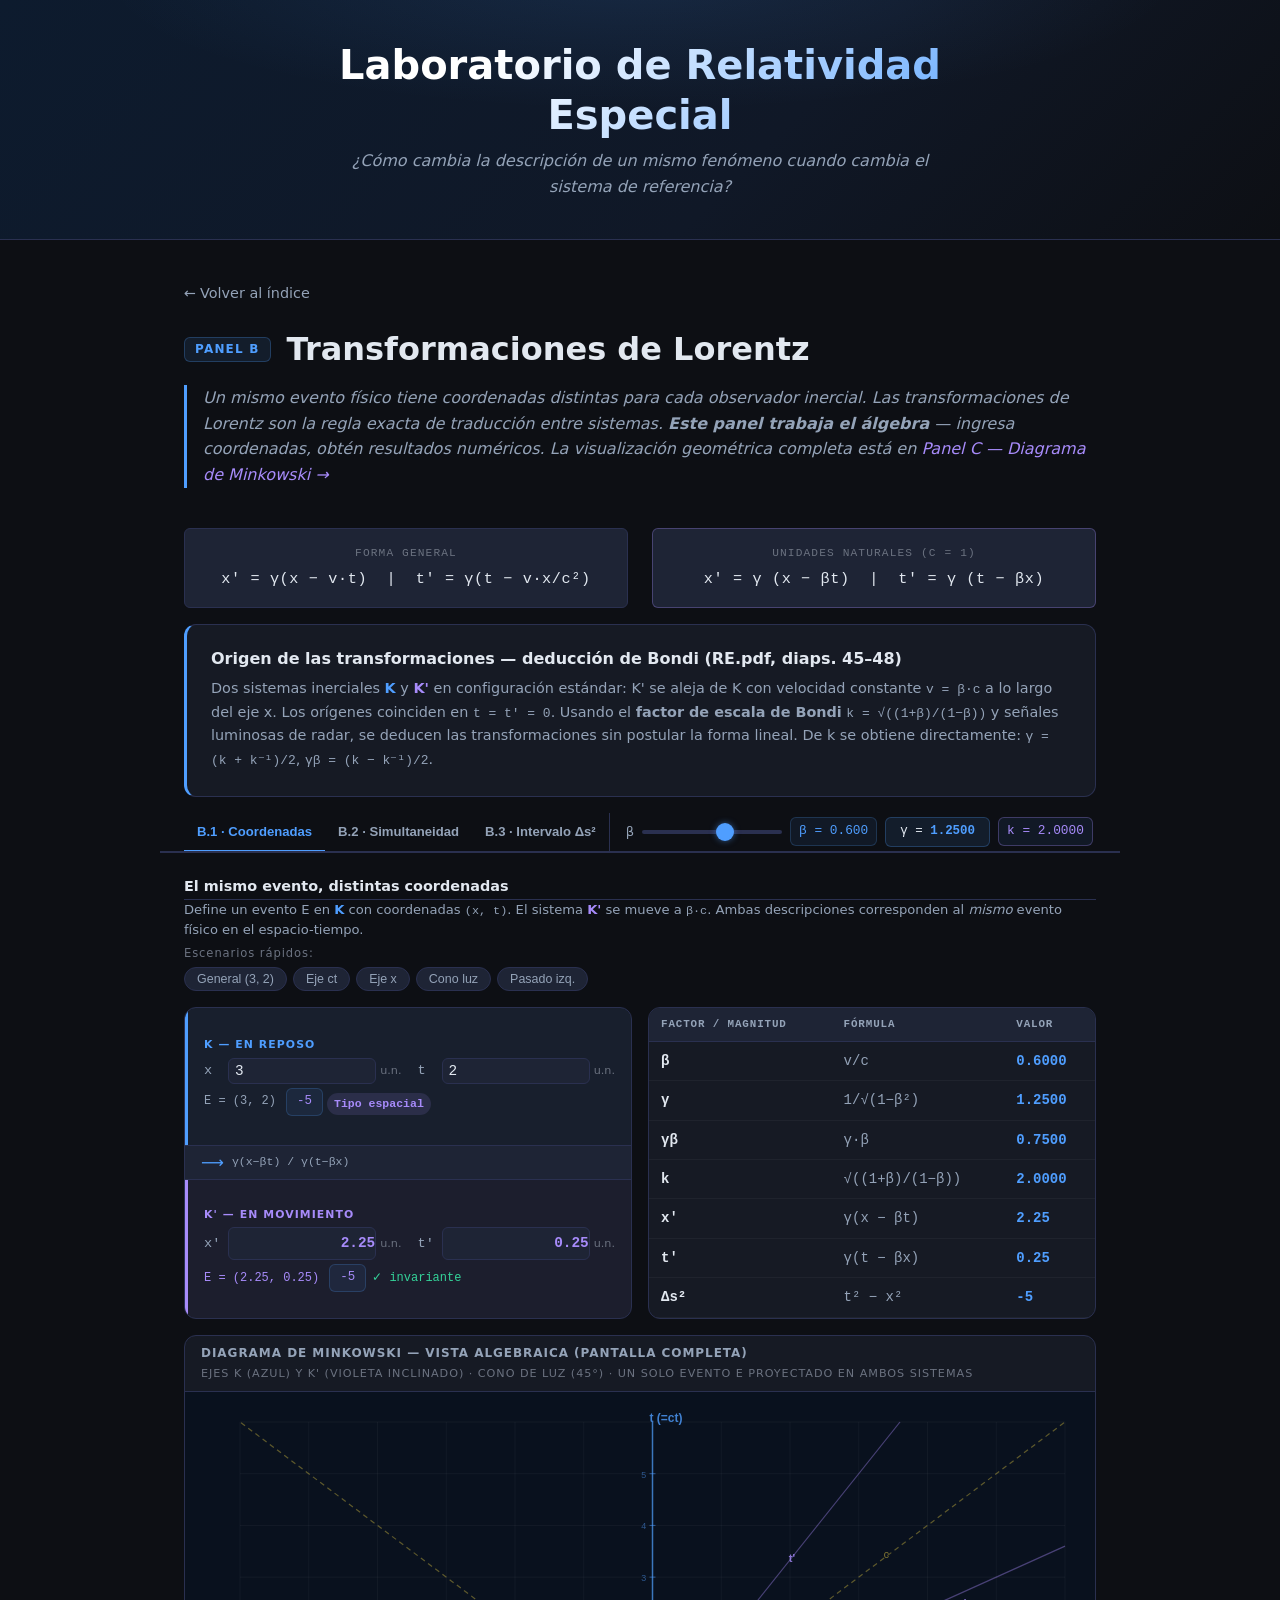
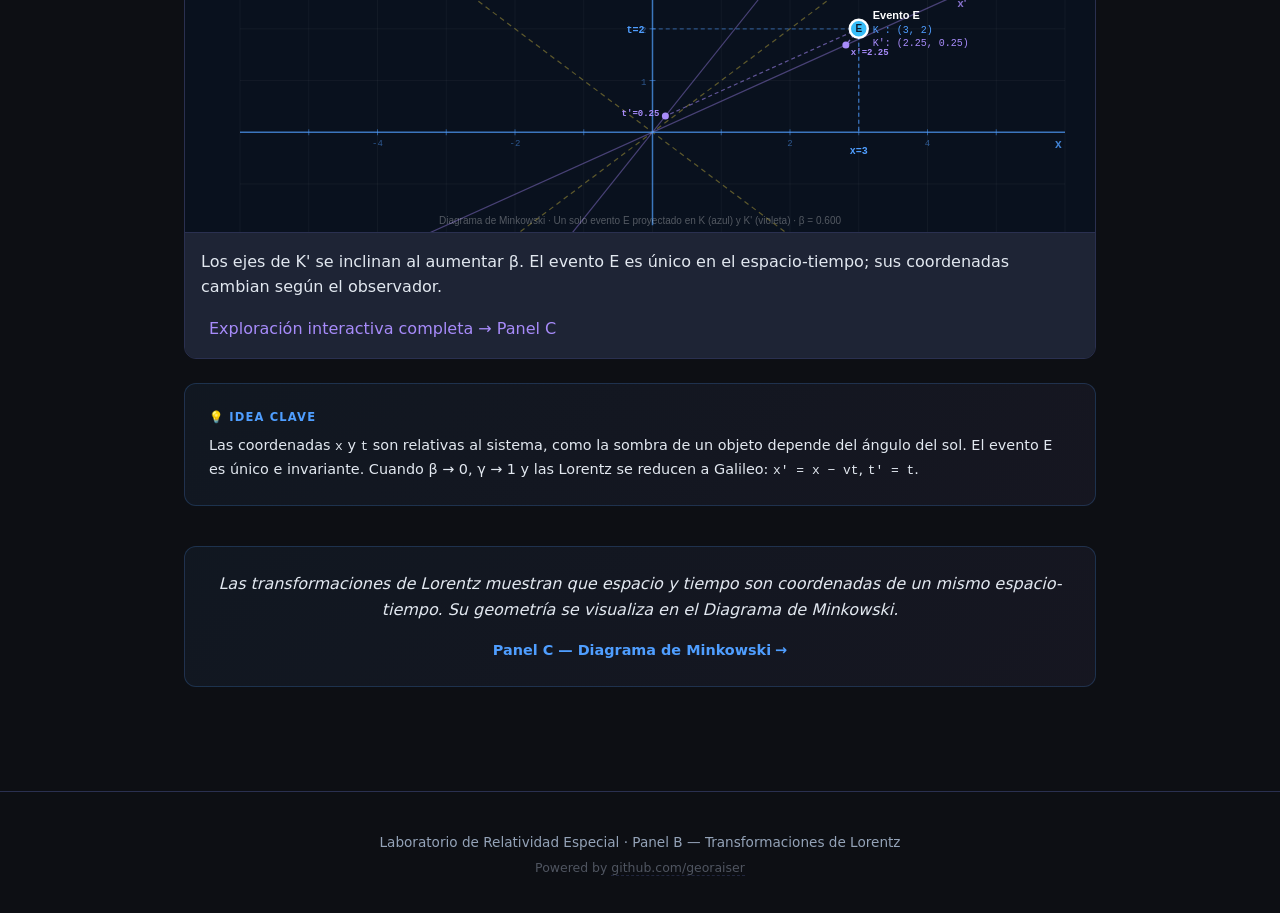
<file: panels/panel-b_backup.html>
<!DOCTYPE html>
<html lang="es">
<head>
  <meta charset="UTF-8" />
  <meta name="viewport" content="width=device-width, initial-scale=1.0" />
  <title>Panel B — Transformaciones de Lorentz</title>
  <link rel="stylesheet" href="../css/main.css" />
  <link rel="stylesheet" href="../css/layout.css" />
  <link rel="stylesheet" href="../css/components.css" />
  <link rel="stylesheet" href="../css/panels.css" />
</head>
<body>

<header class="site-header">
  <div class="header-inner">
    <h1 class="site-title">Laboratorio de Relatividad Especial</h1>
    <p class="site-subtitle">¿Cómo cambia la descripción de un mismo fenómeno cuando cambia el sistema de referencia?</p>
  </div>
</header>

<main class="panel-page">

  <a href="../index.html" class="panel-back-link">Volver al índice</a>

  <div class="panel-header">
    <div class="panel-heading">
      <span class="panel-tag">Panel B</span>
      <h2 class="panel-title-large">Transformaciones de Lorentz</h2>
    </div>
    <p class="panel-question">
      Un mismo evento físico tiene coordenadas distintas para cada observador inercial.
      Las transformaciones de Lorentz son la regla exacta de traducción entre sistemas.
      <strong>Este panel trabaja el álgebra</strong> — ingresa coordenadas, obtén resultados numéricos.
      La visualización geométrica completa está en
      <a href="panel-c.html" style="color:var(--color-accent-2);">Panel C — Diagrama de Minkowski →</a>
    </p>
  </div>

  <!-- Fórmulas de referencia -->
  <div class="two-col formula-header">
    <div class="formula-box">
      <div class="formula-label">Forma general</div>
      x' = γ(x − v·t) &nbsp;|&nbsp; t' = γ(t − v·x/c²)
    </div>
    <div class="formula-box" style="border-color:rgba(167,139,250,0.3);">
      <div class="formula-label">Unidades naturales (c = 1)</div>
      x' = γ (x − βt) &nbsp;|&nbsp; t' = γ (t − βx)
    </div>
  </div>

  <!-- Bondi context box -->
  <div class="info-box accent-left" style="margin-bottom:var(--space-md);">
    <h3>Origen de las transformaciones — deducción de Bondi (RE.pdf, diaps. 45–48)</h3>
    <p>
      Dos sistemas inerciales <strong style="color:var(--color-accent)">K</strong> y
      <strong style="color:var(--color-accent-2)">K'</strong> en configuración estándar:
      K' se aleja de K con velocidad constante <code>v = β·c</code> a lo largo del eje x.
      Los orígenes coinciden en <code>t = t' = 0</code>.
      Usando el <strong>factor de escala de Bondi</strong> <code>k = √((1+β)/(1−β))</code>
      y señales luminosas de radar, se deducen las transformaciones sin postular la forma lineal.
      De k se obtiene directamente: <code>γ = (k + k⁻¹)/2</code>, <code>γβ = (k − k⁻¹)/2</code>.
    </p>
  </div>

  <!-- ══════════════════════════════════════════════
       BARRA STICKY: TABS + SLIDER β
  ══════════════════════════════════════════════ -->
  <div class="tab-control-bar">
    <div class="tab-bar-inline">
      <button class="tab-btn active" data-tab="tab-coords"  >B.1 · Coordenadas</button>
      <button class="tab-btn"        data-tab="tab-simul"   >B.2 · Simultaneidad</button>
      <button class="tab-btn"        data-tab="tab-interval">B.3 · Intervalo Δs²</button>
    </div>
    <div class="beta-inline-ctrl">
      <label for="global-beta-slider">β</label>
      <input type="range" id="global-beta-slider" class="beta-slider"
             min="0" max="0.99" step="0.005" value="0.6" />
      <span class="readout" id="beta-label">β = 0.600</span>
      <span class="gamma-badge">γ = <span id="gamma-label">1.2500</span></span>
      <span class="readout k-readout" id="k-label">k = 2.000</span>
    </div>
  </div>


  <!-- ══════════════════════════════════════════════
       TAB B.1 — COORDENADAS
  ══════════════════════════════════════════════ -->
  <div id="tab-coords" class="tab-panel active">

    <!-- Fila superior de información y presets -->
    <div style="margin-bottom:var(--space-md);">
      <h3 class="section-heading sm-heading">El mismo evento, distintas coordenadas</h3>
      <p class="mk-desc" style="margin-bottom:var(--space-xs);">
        Define un evento E en <strong style="color:var(--color-accent)">K</strong> con coordenadas <code>(x, t)</code>.
        El sistema <strong style="color:var(--color-accent-2)">K'</strong> se mueve a <code>β·c</code>.
        Ambas descripciones corresponden al <em>mismo</em> evento físico en el espacio-tiempo.
      </p>

      <!-- Presets rápidos -->
      <div class="preset-section" style="margin-bottom:var(--space-sm);">
        <span class="preset-label">Escenarios rápidos:</span>
        <div class="preset-row" id="presets-b1" style="margin-bottom:0;">
          <button class="preset-btn" data-x="3"  data-t="2">General (3, 2)</button>
          <button class="preset-btn" data-x="0"  data-t="5">Eje ct</button>
          <button class="preset-btn" data-x="5"  data-t="0">Eje x</button>
          <button class="preset-btn" data-x="4"  data-t="4">Cono luz</button>
          <button class="preset-btn" data-x="-3" data-t="2">Pasado izq.</button>
        </div>
      </div>
    </div>

    <!-- Fila intermedia: Tarjeta de transformación (izq.) + Tabla de Factores (der.) -->
    <div class="two-col" style="gap:var(--space-md);margin-bottom:var(--space-md);align-items:stretch;">
      <!-- Tarjeta transform K → K' -->
      <div class="transform-card" style="margin-bottom:0;">
        <div class="tc-system s-system">
          <div class="tc-sys-label">K — en reposo</div>
          <div class="tc-inputs">
            <div class="tc-row">
              <span class="tc-key">x</span>
              <input type="number" id="s-x" class="coord-input tc-input" value="3" step="0.5" />
              <span class="tc-unit">u.n.</span>
            </div>
            <div class="tc-row">
              <span class="tc-key">t</span>
              <input type="number" id="s-t" class="coord-input tc-input" value="2" step="0.5" />
              <span class="tc-unit">u.n.</span>
            </div>
          </div>
          <div class="tc-meta">
            <span id="s-event-label">E = (3.00, 2.00)</span>
            &ensp;<span id="s-ds2-display" class="readout" style="font-size:0.78rem;">—</span>
            <span id="s-causal-type" class="annotation annotation-blue" style="margin-left:2px;">—</span>
          </div>
        </div>

        <div class="tc-arrow">
          <span>⟶</span>
          <code>γ(x−βt) / γ(t−βx)</code>
        </div>

        <div class="tc-system sp-system">
          <div class="tc-sys-label">K' — en movimiento</div>
          <div class="tc-inputs">
            <div class="tc-row">
              <span class="tc-key">x'</span>
              <div class="coord-output tc-output" id="sp-x">—</div>
              <span class="tc-unit">u.n.</span>
            </div>
            <div class="tc-row">
              <span class="tc-key">t'</span>
              <div class="coord-output tc-output" id="sp-t">—</div>
              <span class="tc-unit">u.n.</span>
            </div>
          </div>
          <div class="tc-meta">
            <span id="sp-event-label" style="color:var(--color-accent-2);">E = (?, ?)</span>
            &ensp;<span id="sp-ds2-display" class="readout" style="font-size:0.78rem;color:var(--color-accent-2);">—</span>
            <span id="inv-check" style="font-size:0.75rem;margin-left:4px;color:var(--color-success);">✓</span>
          </div>
        </div>
      </div>

      <!-- Tabla de factores y magnitudes (β, γ, γβ, k, x', t', Δs²) -->
      <div class="info-box" style="padding:0;overflow:hidden;margin-bottom:0;display:flex;flex-direction:column;height:100%;">
        <table class="formula-table" style="height:100%;">
          <thead><tr><th>Factor / Magnitud</th><th>Fórmula</th><th>Valor</th></tr></thead>
          <tbody>
            <tr><td>β</td><td>v/c</td><td id="tbl-beta">0.600</td></tr>
            <tr><td>γ</td><td>1/√(1−β²)</td><td id="tbl-gamma">—</td></tr>
            <tr><td>γβ</td><td>γ·β</td><td id="tbl-gammabeta">—</td></tr>
            <tr><td>k</td><td>√((1+β)/(1−β))</td><td id="tbl-k">—</td></tr>
            <tr><td>x'</td><td>γ(x − βt)</td><td id="tbl-xp">—</td></tr>
            <tr><td>t'</td><td>γ(t − βx)</td><td id="tbl-tp">—</td></tr>
            <tr><td>Δs²</td><td>t² − x²</td><td id="tbl-ds2">—</td></tr>
          </tbody>
        </table>
      </div>
    </div>

    <!-- CANVAS FULL WIDTH: Diagrama de Minkowski -->
    <div class="canvas-wrapper" style="margin-bottom:var(--space-md);">
      <div class="canvas-title">
        Diagrama de Minkowski — Vista algebraica (Pantalla Completa)
        <span class="canvas-subtitle">Ejes K (azul) y K' (violeta inclinado) · Cono de luz (45°) · Un solo evento E proyectado en ambos sistemas</span>
      </div>
      <canvas id="coord-canvas"></canvas>
      <div class="controls-bar">
        Los ejes de K' se inclinan al aumentar β. El evento E es único en el espacio-tiempo; sus coordenadas cambian según el observador.
        <a href="panel-c.html" style="color:var(--color-accent-2);margin-left:8px;">Exploración interactiva completa → Panel C</a>
      </div>
    </div>

    <!-- Full-width insight -->
    <div class="insight-box" style="margin-bottom:var(--space-lg);">
      <div class="insight-title">💡 Idea clave</div>
      <p>
        Las coordenadas <code>x</code> y <code>t</code> son relativas al sistema, como la sombra de un objeto depende del ángulo del sol.
        El evento E es único e invariante. Cuando β → 0, γ → 1 y las Lorentz se reducen a Galileo:
        <code>x' = x − vt</code>, <code>t' = t</code>.
      </p>
    </div>

  </div><!-- /tab-coords -->


  <!-- ══════════════════════════════════════════════
       TAB B.2 — SIMULTANEIDAD
  ══════════════════════════════════════════════ -->
  <div id="tab-simul" class="tab-panel">

    <!-- Fila superior de información y presets -->
    <div style="margin-bottom:var(--space-md);">
      <h3 class="section-heading sm-heading">Relatividad de la simultaneidad</h3>
      <p class="mk-desc" style="margin-bottom:var(--space-xs);">
        En K: dos eventos son simultáneos si <code>Δt = 0</code>. Pero si están separados en el espacio (<code>Δx ≠ 0</code>),
        un observador K' medirá <code>Δt' = γ(Δt − β·Δx) ≠ 0</code>.
      </p>

      <!-- Presets de escenarios -->
      <div class="preset-section" style="margin-bottom:var(--space-sm);">
        <span class="preset-label">Escenarios:</span>
        <div class="preset-row" id="presets-b2" style="margin-bottom:0;">
          <button class="preset-btn active-preset" data-ax="-2" data-at="0"  data-bx="2" data-bt="0">Simultáneos en K</button>
          <button class="preset-btn" data-ax="-3" data-at="-1" data-bx="3" data-bt="1">No simultáneos</button>
          <button class="preset-btn" data-ax="0"  data-at="0"  data-bx="4" data-bt="2">Tipo temporal</button>
          <button class="preset-btn" data-ax="0"  data-at="0"  data-bx="3" data-bt="3">Cono de luz</button>
        </div>
      </div>
    </div>

    <!-- Fila intermedia: Configuración de eventos (izq.) + Resultados y Veredicto (der.) -->
    <div class="b-bottom-grid" style="margin-bottom:var(--space-md);">
      <!-- Izquierda: inputs de eventos A y B -->
      <div class="b-bottom-events">
        <div class="b-bottom-frame-header">
          <span class="b-frame-badge bfb-k">EVENTOS EN K</span>
        </div>
        <div class="sim-events-grid">
          <div class="event-input-box event-a-box">
            <div class="frame-title">EVENTO A</div>
            <div class="coord-input-group">
              <div class="coord-row">
                <label>x<sub style="font-size:.65em">A</sub></label>
                <input type="number" id="sim-ax" class="coord-input" value="-2" step="0.5" />
              </div>
              <div class="coord-row">
                <label>t<sub style="font-size:.65em">A</sub></label>
                <input type="number" id="sim-at" class="coord-input" value="0" step="0.5" />
              </div>
            </div>
          </div>
          <div class="event-input-box event-b-box">
            <div class="frame-title">EVENTO B</div>
            <div class="coord-input-group">
              <div class="coord-row">
                <label>x<sub style="font-size:.65em">B</sub></label>
                <input type="number" id="sim-bx" class="coord-input" value="2" step="0.5" />
              </div>
              <div class="coord-row">
                <label>t<sub style="font-size:.65em">B</sub></label>
                <input type="number" id="sim-bt" class="coord-input" value="0" step="0.5" />
              </div>
            </div>
          </div>
        </div>
      </div>

      <!-- Derecha: resultados K y K' con veredictos -->
      <div class="b-bottom-results">
        <div class="sim-results-row" style="margin-top:0;">
          <div class="sim-result-frame s-frame">
            <div class="sim-frame-label">En K (Andén)</div>
            <div class="sim-deltas">
              Δt = <span id="sim-dt-s"  style="color:var(--color-accent);font-weight:700;">0.0000</span><br/>
              Δx = <span id="sim-dx-s"  style="color:var(--color-accent);">4.0000</span>
            </div>
            <div id="sim-verdict-s" class="sim-verdict simultaneous">Simultáneos ✓</div>
          </div>
          <div class="sim-result-frame sp-frame">
            <div class="sim-frame-label">En K' (Vagón)</div>
            <div class="sim-deltas">
              Δt' = <span id="sim-dt-sp" style="color:var(--color-accent-2);font-weight:700;">—</span><br/>
              Δx' = <span id="sim-dx-sp" style="color:var(--color-accent-2);">—</span>
            </div>
            <div id="sim-verdict-sp" class="sim-verdict not-simultaneous">—</div>
          </div>
        </div>
      </div>
    </div>

    <!-- CANVAS FULL WIDTH: Diagrama de Minkowski de Simultaneidad -->
    <div class="canvas-wrapper" style="margin-bottom:var(--space-md);">
      <div class="canvas-title">
        Diagrama de Minkowski — Líneas de Simultaneidad (Pantalla Completa)
        <span class="canvas-subtitle">Líneas continuas (simultaneidad en K) · Líneas discontinuas inclinadas con pendiente β (simultaneidad en K')</span>
      </div>
      <canvas id="sim-canvas"></canvas>
      <div class="controls-bar">
        Dos eventos en la misma línea horizontal son simultáneos en K. Dos eventos en la misma línea inclinada son simultáneos en K'.
        <a href="panel-c.html" style="color:var(--color-accent-2);margin-left:8px;">Ver geometría completa → Panel C.3</a>
      </div>
    </div>

    <!-- Tarjeta de análisis dinámico en tiempo real -->
    <div class="sim-explanation" id="sim-explanation" style="margin-bottom:var(--space-md);">—</div>

    <!-- Tarjetas de fundamentos y fórmulas de simultaneidad -->
    <div class="two-col" style="gap:var(--space-md);margin-bottom:var(--space-lg);">
      <div class="info-box accent-purple compact-box" style="margin-bottom:0;">
        <h3>Fórmula fundamental de Simultaneidad</h3>
        <div class="formula-box" style="margin:var(--space-sm) 0;font-size:0.88rem;">
          Δt' = γ (Δt − β·Δx)
        </div>
        <p style="margin:0;font-size:0.84rem;">Si Δt = 0 en K: <code>Δt' = −γβΔx</code>. El desfase temporal depende directamente de la separación espacial Δx.</p>
      </div>
      <div class="info-box accent-left compact-box" style="margin-bottom:0;">
        <h3>Inversión del orden temporal</h3>
        <p style="margin:0;font-size:0.84rem;">
          Dos eventos separados espacialmente que ocurren al mismo tiempo en K <strong>no son simultáneos en K'</strong>.
          Si el intervalo es de tipo espacial (Δs² &lt; 0), observadores en distintas direcciones verán a A ocurrir antes que a B, o a B antes que a A.
        </p>
      </div>
    </div>

  </div><!-- /tab-simul -->


  <!-- ══════════════════════════════════════════════
       TAB B.3 — INTERVALO Δs²
  ══════════════════════════════════════════════ -->
  <div id="tab-interval" class="tab-panel">

    <!-- Fila superior de información y presets -->
    <div style="margin-bottom:var(--space-md);">
      <h3 class="section-heading sm-heading">Intervalo Δs² — Invariante de Lorentz</h3>
      <p class="mk-desc" style="margin-bottom:var(--space-xs);">
        A pesar de que <code>Δx ≠ Δx'</code> y <code>Δt ≠ Δt'</code>, la combinación <code>Δs² = c²Δt² − Δx²</code>
        es medida con el <strong>mismo valor numérico exacto por todos los observadores inerciales</strong>.
      </p>

      <!-- Presets de escenarios de intervalo -->
      <div class="preset-section" style="margin-bottom:var(--space-sm);">
        <span class="preset-label">Escenarios de intervalo:</span>
        <div class="preset-row" id="presets-b3" style="margin-bottom:0;">
          <button class="preset-btn active-preset" data-ax="-2" data-at="0"  data-bx="2"  data-bt="0">Espacial puro (Δs² &lt; 0)</button>
          <button class="preset-btn" data-ax="0"  data-at="0"  data-bx="4"  data-bt="2">Temporal (Δs² &gt; 0)</button>
          <button class="preset-btn" data-ax="0"  data-at="0"  data-bx="3"  data-bt="3">Tipo luz (Δs² = 0)</button>
          <button class="preset-btn" data-ax="-2" data-at="1"  data-bx="3"  data-bt="4">General</button>
        </div>
      </div>
    </div>

    <!-- Fila intermedia: Fórmulas (izq.) + Tarjetas de Invariancia K vs K' (der.) -->
    <div class="two-col" style="gap:var(--space-md);margin-bottom:var(--space-md);align-items:stretch;">
      <!-- Fórmulas -->
      <div style="display:flex;flex-direction:column;gap:var(--space-xs);justify-content:center;">
        <div class="two-col" style="gap:var(--space-sm);margin:0;">
          <div class="formula-box" style="font-size:0.83rem;padding:var(--space-sm) var(--space-md);">
            <div class="formula-label">Forma estándar</div>
            Δs² = c²Δt² − Δx²
          </div>
          <div class="formula-box" style="border-color:rgba(52,211,153,0.3);font-size:0.83rem;padding:var(--space-sm) var(--space-md);">
            <div class="formula-label">Unidades c = 1</div>
            Δs² = Δt² − Δx² <span style="color:var(--color-success);">✓</span>
          </div>
        </div>
      </div>

      <!-- Tarjetas de resultado de intervalo K, K' e invariancia -->
      <div class="interval-grid" style="margin:0;">
        <div class="interval-card ic-s">
          <div class="ic-label">Δs² en K</div>
          <div class="ic-value" id="int-ds2-s">—</div>
          <div class="ic-type"  id="int-type-s">—</div>
        </div>
        <div class="interval-card ic-sp">
          <div class="ic-label">Δs² en K'</div>
          <div class="ic-value" id="int-ds2-sp">—</div>
          <div class="ic-type"  id="int-type-sp">—</div>
        </div>
        <div class="interval-card ic-inv">
          <div class="ic-label">Invariancia</div>
          <div class="ic-value" id="int-invariant">✓</div>
          <div class="ic-type"  id="int-invariant-label">Δs² = Δs'²</div>
        </div>
      </div>
    </div>

    <!-- CANVAS FULL WIDTH: Gráfica Componentes vs Invariante Δs²(β) -->
    <div class="canvas-wrapper" style="margin-bottom:var(--space-md);">
      <div class="canvas-title">
        Invariancia del Intervalo: Componentes cambiantes vs. Invariante absoluto
        <span class="canvas-subtitle">Observa cómo la distancia espacial Δx'² (azul) y el tiempo c²Δt'² (violeta) varían con β, mientras su diferencia métrica Δs'² (verde) permanece inquebrantablemente constante</span>
      </div>
      <canvas id="interval-canvas"></canvas>
      <div class="controls-bar">
        Mueve el slider de β: las componentes espacial y temporal se transforman drásticamente, pero su combinación Δs'² = c²Δt'² − Δx'² no cambia jamás.
      </div>
    </div>

    <!-- Tabla completa de clasificación de causalidad -->
    <div class="info-box" style="padding:0;overflow:hidden;margin-bottom:var(--space-md);">
      <table class="formula-table">
        <thead>
          <tr><th>Condición</th><th>Tipo de intervalo</th><th>Propiedad física</th><th>Significado e Invariante</th></tr>
        </thead>
        <tbody>
          <tr>
            <td>Δs² &gt; 0</td>
            <td><span style="color:var(--color-accent);font-weight:700;">● Temporal (Timelike)</span></td>
            <td>Interior del cono de luz (<code>v &lt; c</code>)</td>
            <td>Causalmente conectable. Orden temporal absoluto. Tiempo propio: <code>Δτ = √(Δs²)</code>.</td>
          </tr>
          <tr>
            <td>Δs² = 0</td>
            <td><span style="color:#fde047;font-weight:700;">● Tipo luz (Lightlike)</span></td>
            <td>Superficie del cono (<code>v = c</code>)</td>
            <td>Conectados por señal luminosa o fotón. Tiempo propio nulo (<code>Δτ = 0</code>).</td>
          </tr>
          <tr>
            <td>Δs² &lt; 0</td>
            <td><span style="color:var(--color-accent-2);font-weight:700;">● Espacial (Spacelike)</span></td>
            <td>Exterior del cono (<code>v &gt; c</code>)</td>
            <td>Sin conexión causal. El orden temporal puede invertirse. Distancia propia: <code>ΔL = √(−Δs²)</code>.</td>
          </tr>
        </tbody>
      </table>
    </div>

    <div class="insight-box" style="margin-bottom:var(--space-lg);">
      <div class="insight-title">💡 Hacia la Geometría Hiperbólica (Panel C)</div>
      <p style="margin:0;font-size:0.85rem;">
        La invariancia de Δs² define hipérbolas invariantes en el espacio-tiempo (<code>t² − x² = const</code>).
        Esta geometría métrica se visualiza interactivamente con líneas de universo y rotaciones hiperbólicas en el <strong>Panel C</strong>.
      </p>
    </div>

  </div><!-- /tab-interval -->


  <div class="transition-box">
    <p>
      Las transformaciones de Lorentz muestran que espacio y tiempo son coordenadas de un mismo
      espacio-tiempo. Su geometría se visualiza en el Diagrama de Minkowski.
    </p>
    <a href="panel-c.html" class="next-link">Panel C — Diagrama de Minkowski</a>
  </div>

</main>

<footer class="site-footer">
  <p>Laboratorio de Relatividad Especial · Panel B — Transformaciones de Lorentz</p>
  <p class="footer-credit">Powered by <a href="https://github.com/georaiser/" target="_blank" rel="noopener">github.com/georaiser</a></p>
</footer>

<script src="../js/physics/lorentz.js"></script>
<script src="../js/panels/panel-b.js"></script>

</body>
</html>
</file>
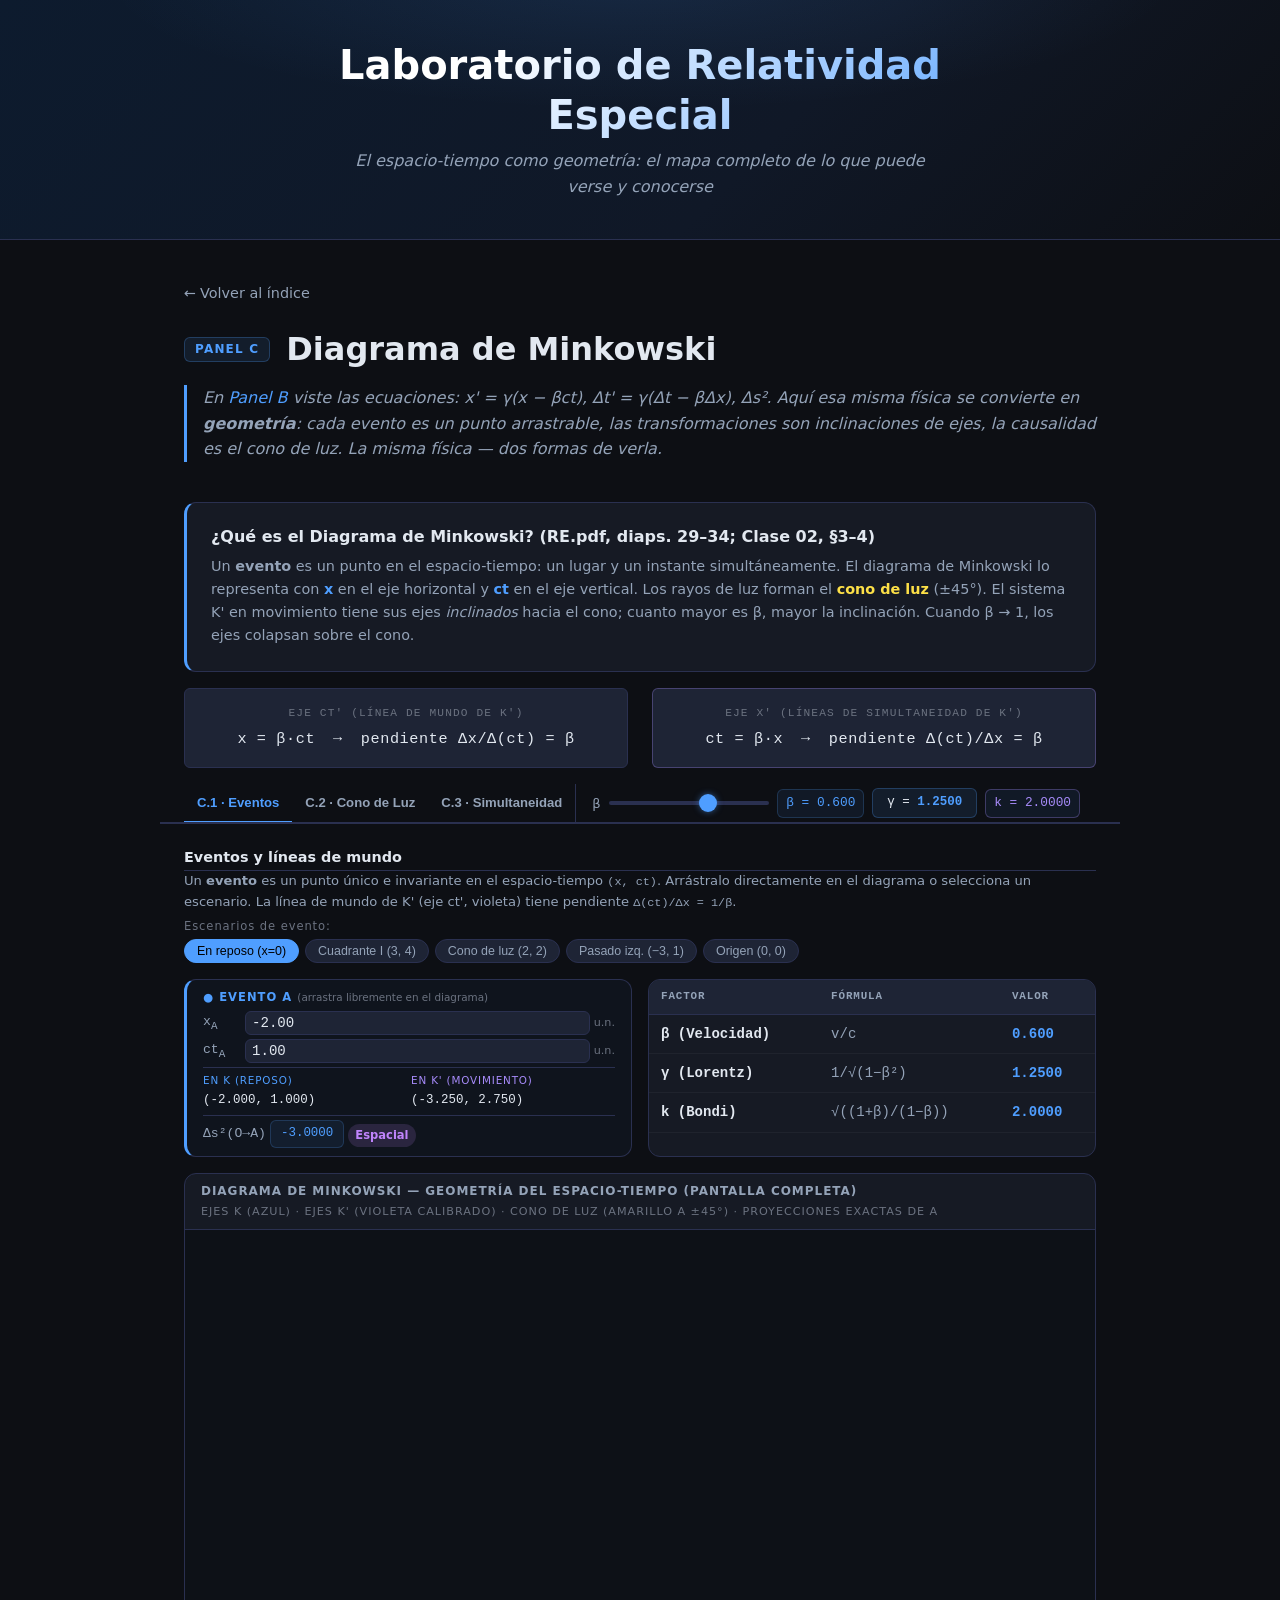
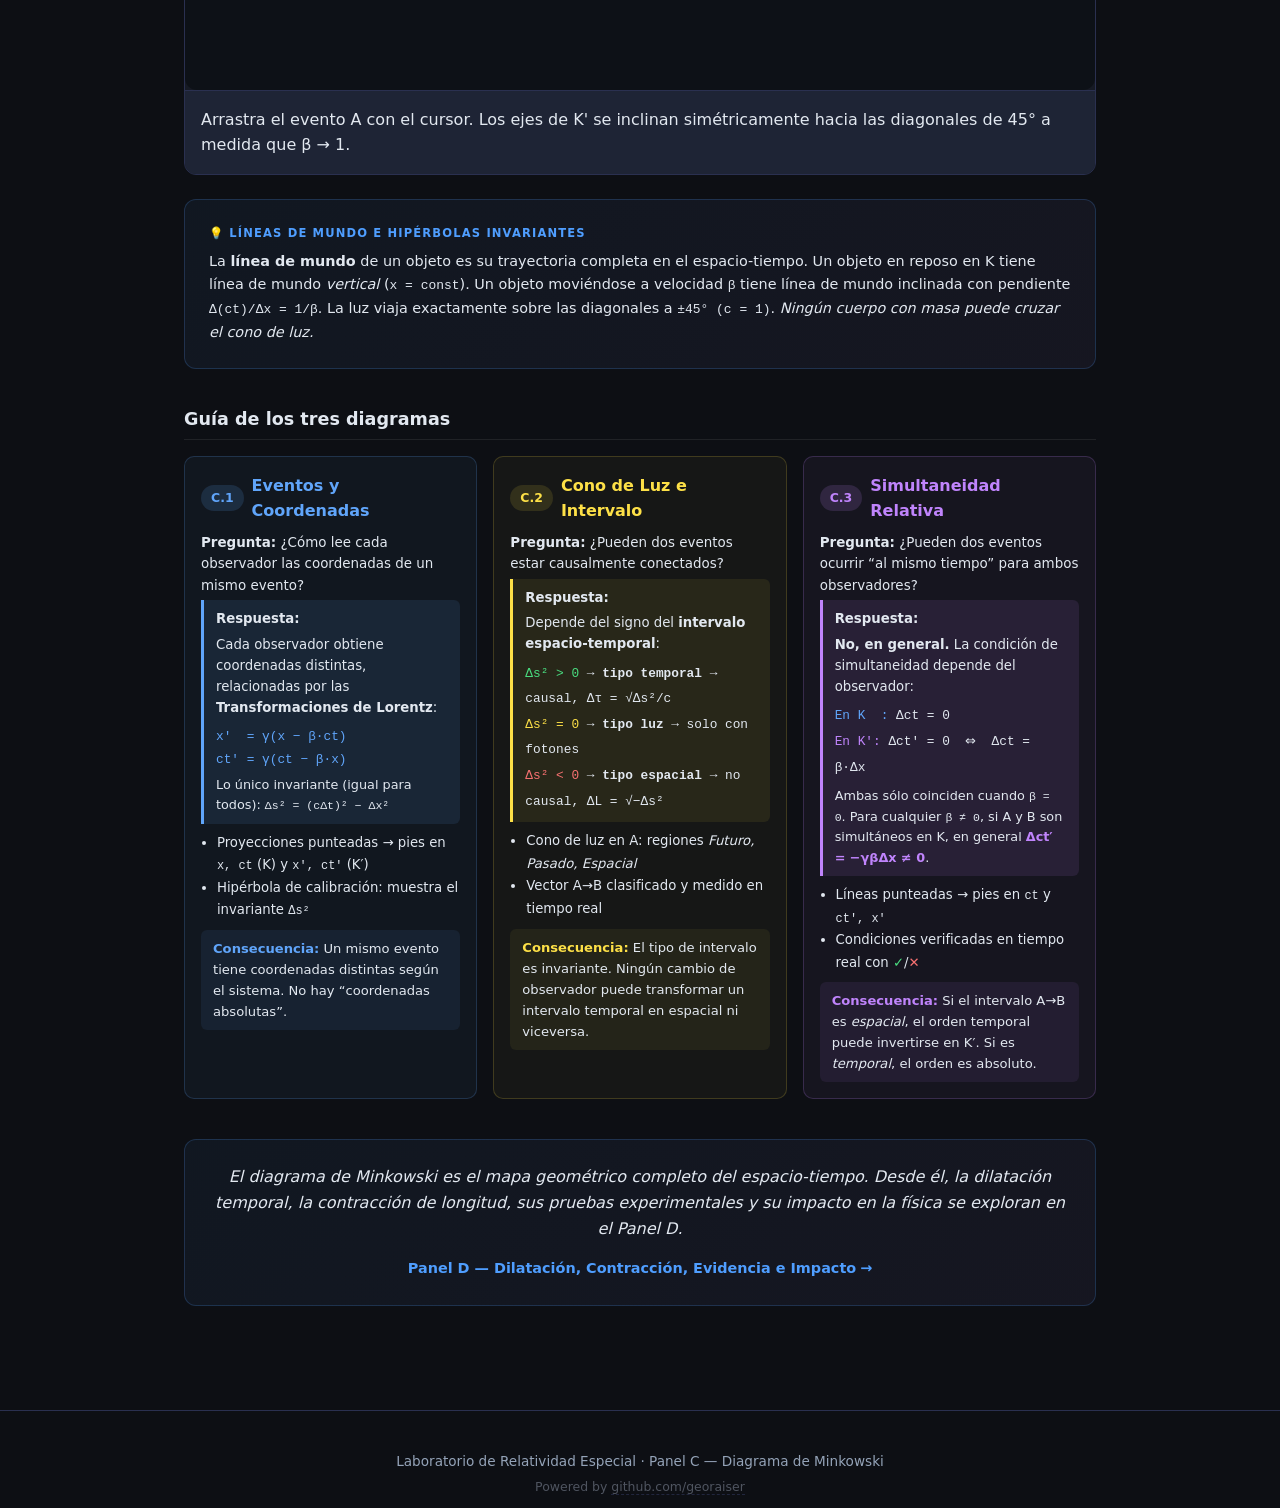
<file: panels/panel-c.html>
<!DOCTYPE html>
<html lang="es">
<head>
  <meta charset="UTF-8" />
  <meta name="viewport" content="width=device-width, initial-scale=1.0" />
  <title>Panel C — Diagrama de Minkowski</title>
  <link rel="stylesheet" href="../css/main.css" />
  <link rel="stylesheet" href="../css/layout.css" />
  <link rel="stylesheet" href="../css/components.css" />
  <link rel="stylesheet" href="../css/panels.css" />
</head>
<body>

<header class="site-header">
  <div class="header-inner">
    <h1 class="site-title">Laboratorio de Relatividad Especial</h1>
    <p class="site-subtitle">El espacio-tiempo como geometría: el mapa completo de lo que puede verse y conocerse</p>
  </div>
</header>

<main class="panel-page">

  <a href="../index.html" class="panel-back-link">Volver al índice</a>

  <div class="panel-header">
    <div class="panel-heading">
      <span class="panel-tag">Panel C</span>
      <h2 class="panel-title-large">Diagrama de Minkowski</h2>
    </div>
    <p class="panel-question">
      En <a href="panel-b.html" style="color:var(--color-accent);">Panel B</a> viste las ecuaciones: x' = γ(x − βct), Δt' = γ(Δt − βΔx), Δs².
      Aquí esa misma física se convierte en <strong>geometría</strong>:
      cada evento es un punto arrastrable, las transformaciones son inclinaciones de ejes,
      la causalidad es el cono de luz. <em>La misma física — dos formas de verla.</em>
    </p>
  </div>

  <!-- Info box contextual -->
  <div class="info-box accent-left" style="margin-bottom:var(--space-md);">
    <h3>¿Qué es el Diagrama de Minkowski? (RE.pdf, diaps. 29–34; Clase 02, §3–4)</h3>
    <p>
      Un <strong>evento</strong> es un punto en el espacio-tiempo: un lugar y un instante simultáneamente.
      El diagrama de Minkowski lo representa con
      <strong style="color:var(--color-accent)">x</strong> en el eje horizontal y
      <strong style="color:var(--color-accent)">ct</strong> en el eje vertical.
      Los rayos de luz forman el <strong style="color:#fde047">cono de luz</strong> (±45°).
      El sistema K' en movimiento tiene sus ejes <em>inclinados</em> hacia el cono;
      cuanto mayor es β, mayor la inclinación. Cuando β → 1, los ejes colapsan sobre el cono.
    </p>
  </div>

  <!-- Referencia de ejes y convenciones -->
  <div class="two-col formula-header">
    <div class="formula-box">
      <div class="formula-label">Eje ct' (línea de mundo de K')</div>
      x = β·ct &ensp;→&ensp; pendiente Δx/Δ(ct) = β
    </div>
    <div class="formula-box" style="border-color:rgba(167,139,250,0.3);">
      <div class="formula-label">Eje x' (líneas de simultaneidad de K')</div>
      ct = β·x &ensp;→&ensp; pendiente Δ(ct)/Δx = β
    </div>
  </div>

  <!-- ══════════════════════════════════════
       BARRA STICKY: TABS + SLIDER β
  ══════════════════════════════════════ -->
  <div class="tab-control-bar">
    <div class="tab-bar-inline">
      <button class="tab-btn active" data-tab="tab-events">C.1 · Eventos</button>
      <button class="tab-btn"        data-tab="tab-causal">C.2 · Cono de Luz</button>
      <button class="tab-btn"        data-tab="tab-simul" >C.3 · Simultaneidad</button>
    </div>
    <div class="beta-inline-ctrl">
      <label for="global-beta-slider">β</label>
      <input type="range" id="global-beta-slider" class="beta-slider"
             min="0" max="0.95" step="0.005" value="0.6" />
      <span class="readout" id="beta-label">β = 0.600</span>
      <span class="gamma-badge">γ = <span id="gamma-label">1.2500</span></span>
      <span class="readout k-readout" id="k-label">k = 2.000</span>
    </div>
  </div>


  <!-- ══════════════════════════════════════
       TAB C.1 — EVENTOS Y LÍNEAS DE MUNDO
  ══════════════════════════════════════ -->
  <div id="tab-events" class="tab-panel active">

    <!-- Fila superior: Explicación y Presets -->
    <div style="margin-bottom:var(--space-md);">
      <h3 class="section-heading sm-heading">Eventos y líneas de mundo</h3>
      <p class="mk-desc" style="margin-bottom:var(--space-xs);">
        Un <strong>evento</strong> es un punto único e invariante en el espacio-tiempo <code>(x, ct)</code>. Arrástralo directamente en el diagrama o selecciona un escenario.
        La línea de mundo de K' (eje ct', violeta) tiene pendiente <code>Δ(ct)/Δx = 1/β</code>.
      </p>

      <!-- Presets C.1 -->
      <div class="preset-section" style="margin-bottom:var(--space-sm);">
        <span class="preset-label">Escenarios de evento:</span>
        <div class="preset-row" id="presets-c1" style="margin-bottom:0;">
          <button class="preset-btn active-preset" data-ax="0"  data-act="3" >En reposo (x=0)</button>
          <button class="preset-btn" data-ax="3"  data-act="4" >Cuadrante I (3, 4)</button>
          <button class="preset-btn" data-ax="2"  data-act="2" >Cono de luz (2, 2)</button>
          <button class="preset-btn" data-ax="-3" data-act="1" >Pasado izq. (−3, 1)</button>
          <button class="preset-btn" data-ax="0"  data-act="0" >Origen (0, 0)</button>
        </div>
      </div>
    </div>

    <!-- Fila intermedia: Tarjeta de Evento A (izq.) + Factores Relativistas (der.) -->
    <div class="two-col" style="gap:var(--space-md);margin-bottom:var(--space-md);align-items:stretch;">
      <!-- Evento A -->
      <div class="mk-event-card ea-card" style="margin:0;">
        <div class="mk-event-title">● Evento A <span class="drag-hint">(arrastra libremente en el diagrama)</span></div>
        <div class="mk-event-inputs">
          <div class="mk-event-row">
            <span class="mk-key">x<sub>A</sub></span>
            <input type="number" id="c1-ax" class="coord-input mk-input" value="-2" step="0.5" />
            <span class="tc-unit">u.n.</span>
          </div>
          <div class="mk-event-row">
            <span class="mk-key">ct<sub>A</sub></span>
            <input type="number" id="c1-act" class="coord-input mk-input" value="1" step="0.5" />
            <span class="tc-unit">u.n.</span>
          </div>
        </div>
        <div class="mk-readout-grid">
          <div class="mk-readout-cell">
            <div class="mk-readout-label" style="color:var(--color-accent);">En K (reposo)</div>
            <div class="mk-readout-val">(<span id="c1-ax-k">−2.000</span>, <span id="c1-act-k">1.000</span>)</div>
          </div>
          <div class="mk-readout-cell">
            <div class="mk-readout-label" style="color:var(--color-accent-2);">En K' (movimiento)</div>
            <div class="mk-readout-val">(<span id="c1-axp-k">—</span>, <span id="c1-actp-k">—</span>)</div>
          </div>
        </div>
        <div class="mk-ds2-row">
          <span class="mk-key">Δs²(O→A)</span>
          <span id="c1-ds2" class="readout" style="font-size:0.78rem;">—</span>
          <span id="c1-type" class="annotation annotation-blue">—</span>
        </div>
      </div>

      <!-- Tabla β, γ, k -->
      <div class="info-box" style="padding:0;overflow:hidden;margin:0;">
        <table class="formula-table">
          <thead><tr><th>Factor</th><th>Fórmula</th><th>Valor</th></tr></thead>
          <tbody>
            <tr><td>β (Velocidad)</td><td>v/c</td><td id="c1-beta">0.600</td></tr>
            <tr><td>γ (Lorentz)</td><td>1/√(1−β²)</td><td id="c1-gamma">—</td></tr>
            <tr><td>k (Bondi)</td><td>√((1+β)/(1−β))</td><td id="c1-k">—</td></tr>
          </tbody>
        </table>
      </div>
    </div>

    <!-- CANVAS FULL WIDTH: Minkowski C.1 -->
    <div class="canvas-wrapper canvas-minkowski" style="margin-bottom:var(--space-md);">
      <div class="canvas-title">
        Diagrama de Minkowski — Geometría del Espacio-Tiempo (Pantalla Completa)
        <span class="canvas-subtitle">
          Ejes K (azul) · Ejes K' (violeta calibrado) · Cono de luz (amarillo a ±45°) · Proyecciones exactas de A
        </span>
      </div>
      <canvas id="c1-canvas" style="cursor:default;"></canvas>
      <div class="controls-bar">
        Arrastra el evento A con el cursor. Los ejes de K' se inclinan simétricamente hacia las diagonales de 45° a medida que β → 1.
      </div>
    </div>

    <!-- Full-width Insight -->
    <div class="insight-box" style="margin-bottom:var(--space-lg);">
      <div class="insight-title">💡 Líneas de mundo e Hipérbolas Invariantes</div>
      <p>
        La <strong>línea de mundo</strong> de un objeto es su trayectoria completa en el espacio-tiempo.
        Un objeto en reposo en K tiene línea de mundo <em>vertical</em> (<code>x = const</code>).
        Un objeto moviéndose a velocidad <code>β</code> tiene línea de mundo inclinada con pendiente <code>Δ(ct)/Δx = 1/β</code>.
        La luz viaja exactamente sobre las diagonales a <code>±45° (c = 1)</code>. <em>Ningún cuerpo con masa puede cruzar el cono de luz.</em>
      </p>
    </div>

  </div><!-- /tab-events -->


  <!-- ══════════════════════════════════════
       TAB C.2 — CONO DE LUZ Y CAUSALIDAD
  ══════════════════════════════════════ -->
  <div id="tab-causal" class="tab-panel">

    <!-- Fila superior: Explicación y Presets -->
    <div style="margin-bottom:var(--space-md);">
      <h3 class="section-heading sm-heading">Cono de luz y estructura causal</h3>
      <p class="mk-desc" style="margin-bottom:var(--space-xs);">
        El <strong>cono de luz</strong> centrado en el Evento A divide el espacio-tiempo en tres regiones absolutas: Futuro Causal (<code>Δs² &gt; 0</code>), Superficie Lumínica (<code>Δs² = 0</code>) y Región Espacial (<code>Δs² &lt; 0</code>).
      </p>

      <!-- Presets C.2 -->
      <div class="preset-section" style="margin-bottom:var(--space-sm);">
        <span class="preset-label">Escenarios de pares A→B:</span>
        <div class="preset-row" id="presets-c2" style="margin-bottom:0;">
          <button class="preset-btn active-preset" data-ax="0" data-act="0" data-bx="1" data-bct="3">Temporal (B en futuro)</button>
          <button class="preset-btn" data-ax="0" data-act="0" data-bx="3" data-bct="3">Nulo (cono de luz)</button>
          <button class="preset-btn" data-ax="0" data-act="0" data-bx="4" data-bct="1">Espacial (B lateral)</button>
          <button class="preset-btn" data-ax="-2" data-act="1" data-bx="3" data-bct="4">General</button>
        </div>
      </div>
    </div>

    <!-- Fila intermedia: Coordenadas A & B (izq.) + Resultados y Badge Causal (der.) -->
    <div class="two-col" style="gap:var(--space-md);margin-bottom:var(--space-md);align-items:stretch;">
      <!-- Eventos A y B -->
      <div class="mk-two-events" style="margin:0;">
        <div class="mk-event-card ea-card compact-event">
          <div class="mk-event-title">● Evento A</div>
          <div class="mk-event-inputs">
            <div class="mk-event-row">
              <span class="mk-key">x<sub>A</sub></span>
              <input type="number" id="c2-ax" class="coord-input mk-input" value="0" step="0.5" />
            </div>
            <div class="mk-event-row">
              <span class="mk-key">ct<sub>A</sub></span>
              <input type="number" id="c2-act" class="coord-input mk-input" value="0" step="0.5" />
            </div>
          </div>
        </div>
        <div class="mk-event-card eb-card compact-event">
          <div class="mk-event-title">● Evento B</div>
          <div class="mk-event-inputs">
            <div class="mk-event-row">
              <span class="mk-key">x<sub>B</sub></span>
              <input type="number" id="c2-bx" class="coord-input mk-input" value="1" step="0.5" />
            </div>
            <div class="mk-event-row">
              <span class="mk-key">ct<sub>B</sub></span>
              <input type="number" id="c2-bct" class="coord-input mk-input" value="3" step="0.5" />
            </div>
          </div>
        </div>
      </div>

      <!-- Resultados y Badge Causal -->
      <div style="display:flex;flex-direction:column;gap:var(--space-xs);justify-content:center;">
        <div class="mk-interval-result" style="margin:0;">
          <div class="mk-interval-row">
            <span class="mk-key">Δx = x<sub>B</sub> − x<sub>A</sub></span>
            <span id="c2-dx" class="readout" style="font-size:0.8rem;">—</span>
          </div>
          <div class="mk-interval-row">
            <span class="mk-key">cΔt = ct<sub>B</sub> − ct<sub>A</sub></span>
            <span id="c2-dct" class="readout" style="font-size:0.8rem;">—</span>
          </div>
          <div class="mk-interval-row">
            <span class="mk-key">Δs² = c²Δt² − Δx²</span>
            <span id="c2-ds2" class="readout" style="font-size:0.8rem;font-weight:700;">—</span>
          </div>
        </div>

        <!-- Tarjeta de clasificación causal -->
        <div id="c2-causal-card" class="causal-badge-card" style="margin:0;">
          <div class="causal-badge-icon" id="c2-causal-icon">●</div>
          <div>
            <div class="causal-badge-type" id="c2-causal-type">—</div>
            <div class="causal-badge-desc" id="c2-causal-desc">—</div>
          </div>
        </div>
      </div>
    </div>

    <!-- CANVAS FULL WIDTH: Minkowski C.2 -->
    <div class="canvas-wrapper canvas-minkowski" style="margin-bottom:var(--space-md);">
      <div class="canvas-title">
        Cono de Luz y Conectividad Causal (Pantalla Completa)
        <span class="canvas-subtitle">Cono de luz centrado en A (amarillo punteado) · Vector A→B coloreado por tipo causal</span>
      </div>
      <canvas id="c2-canvas" style="cursor:default;"></canvas>
      <div class="controls-bar">
        Arrastra libremente el Evento A o el Evento B. El cono de luz de A separa pasado, futuro y la región inaccesible.
      </div>
    </div>

    <!-- Full-width: tabla de clasificación causal -->
    <div class="info-box" style="padding:0;overflow:hidden;margin-bottom:var(--space-md);">
      <table class="formula-table">
        <thead>
          <tr><th>Condición Δs²</th><th>Tipo</th><th>Región del Espacio-Tiempo</th><th>Significado Físico e Invariante</th></tr>
        </thead>
        <tbody>
          <tr>
            <td>Δs² &gt; 0</td>
            <td><span style="color:var(--color-accent);font-weight:700;">● Temporal</span></td>
            <td>Interior del cono de luz</td>
            <td>Causal (<code>v &lt; c</code>). Orden temporal absoluto. Tiempo propio: <code>Δτ = √(Δs²)</code>.</td>
          </tr>
          <tr>
            <td>Δs² = 0</td>
            <td><span style="color:#fde047;font-weight:700;">● Nulo (Tipo Luz)</span></td>
            <td>Superficie del cono de luz</td>
            <td>Conectados por fotón o señal luminosa. Tiempo propio nulo (<code>Δτ = 0</code>).</td>
          </tr>
          <tr>
            <td>Δs² &lt; 0</td>
            <td><span style="color:var(--color-accent-2);font-weight:700;">● Espacial</span></td>
            <td>Exterior del cono de luz</td>
            <td>Acronal / No causal. El orden temporal puede invertirse. Distancia propia: <code>ΔL = √(−Δs²)</code>.</td>
          </tr>
        </tbody>
      </table>
    </div>

    <div class="insight-box" style="margin-bottom:var(--space-lg);">
      <div class="insight-title">💡 Invariancia de la Estructura Causal</div>
      <p>
        Varía β con el control superior: aunque las coordenadas de A y B cambien entre observadores,
        el signo de <code>Δs²</code> permanece <strong>estrictamente inalterado</strong>. La causalidad es un hecho geométrico objetivo del universo independiente de cualquier observador.
      </p>
    </div>

  </div><!-- /tab-causal -->


  <!-- ══════════════════════════════════════
       TAB C.3 — SIMULTANEIDAD
  ══════════════════════════════════════ -->
  <div id="tab-simul" class="tab-panel">

    <!-- Fila superior: Explicación y Presets -->
    <div style="margin-bottom:var(--space-md);">
      <h3 class="section-heading sm-heading">Simultaneidad y planos de corte temporal</h3>
      <p class="mk-desc" style="margin-bottom:var(--space-xs);">
        Las líneas horizontales unen eventos que ocurren al mismo tiempo <code>t</code> en <code>K</code>.
        Las líneas inclinadas con pendiente <code>Δ(ct)/Δx = β</code> unen eventos que ocurren al mismo tiempo <code>t'</code> en <code>K'</code>.
      </p>

      <!-- Presets C.3 -->
      <div class="preset-section" style="margin-bottom:var(--space-sm);">
        <span class="preset-label">Escenarios:</span>
        <div class="preset-row" id="presets-c3" style="margin-bottom:0;">
          <button class="preset-btn active-preset" data-ax="-3" data-act="0" data-bx="3" data-bct="0">Simultáneos en K (ct=0)</button>
          <button class="preset-btn" data-ax="-2" data-act="1" data-bx="2" data-bct="1">Simult. en K (ct=1)</button>
          <button class="preset-btn" data-ax="-2" data-act="-1" data-bx="3" data-bct="2">No simultáneos</button>
          <button class="preset-btn" data-ax="0" data-act="0" data-bx="4" data-bct="2">B en futuro de K</button>
        </div>
      </div>
    </div>

    <!-- Fila intermedia: Coordenadas A & B (izq.) + Resultados K vs K' (der.) -->
    <div class="two-col" style="gap:var(--space-md);margin-bottom:var(--space-md);align-items:stretch;">
      <!-- Eventos A y B -->
      <div class="mk-two-events" style="margin:0;">
        <div class="mk-event-card ea-card compact-event">
          <div class="mk-event-title">● Evento A</div>
          <div class="mk-event-inputs">
            <div class="mk-event-row">
              <span class="mk-key">x<sub>A</sub></span>
              <input type="number" id="c3-ax" class="coord-input mk-input" value="-3" step="0.5" />
            </div>
            <div class="mk-event-row">
              <span class="mk-key">ct<sub>A</sub></span>
              <input type="number" id="c3-act" class="coord-input mk-input" value="0" step="0.5" />
            </div>
          </div>
        </div>
        <div class="mk-event-card eb-card compact-event">
          <div class="mk-event-title">● Evento B</div>
          <div class="mk-event-inputs">
            <div class="mk-event-row">
              <span class="mk-key">x<sub>B</sub></span>
              <input type="number" id="c3-bx" class="coord-input mk-input" value="3" step="0.5" />
            </div>
            <div class="mk-event-row">
              <span class="mk-key">ct<sub>B</sub></span>
              <input type="number" id="c3-bct" class="coord-input mk-input" value="0" step="0.5" />
            </div>
          </div>
        </div>
      </div>

      <!-- Resultados de simultaneidad K y K' -->
      <div style="display:flex;flex-direction:column;gap:var(--space-xs);justify-content:center;">
        <div class="sim-results-row" style="margin:0;">
          <div class="sim-result-frame s-frame">
            <div class="sim-frame-label">En K (línea horizontal)</div>
            <div class="sim-deltas">
              Δt = <span id="c3-dt-k" style="color:var(--color-accent);font-weight:700;">0.000</span>
            </div>
            <div id="c3-verdict-k" class="sim-verdict simultaneous">Simultáneos ✓</div>
          </div>
          <div class="sim-result-frame sp-frame">
            <div class="sim-frame-label">En K' (línea inclinada)</div>
            <div class="sim-deltas">
              Δt' = <span id="c3-dt-kp" style="color:var(--color-accent-2);font-weight:700;">—</span>
            </div>
            <div id="c3-verdict-kp" class="sim-verdict not-simultaneous">—</div>
          </div>
        </div>
      </div>
    </div>

    <!-- CANVAS FULL WIDTH: Minkowski C.3 -->
    <div class="canvas-wrapper canvas-minkowski" style="margin-bottom:var(--space-md);">
      <div class="canvas-title">
        Líneas de Simultaneidad en K y K' (Pantalla Completa)
        <span class="canvas-subtitle">— K (azul horizontal) &nbsp;·&nbsp; - - - K' (violeta inclinada con pendiente β)</span>
      </div>
      <canvas id="c3-canvas" style="cursor:default;"></canvas>
      <div class="controls-bar">
        Arrastra A o B. Al variar β, las líneas de simultaneidad de K' rotan hiperbólicamente.
        Si ambos eventos coinciden sobre la misma línea violeta, son estrictamente simultáneos en K'.
      </div>
    </div>

    <!-- Full-width Fundamentos -->
    <div class="two-col" style="gap:var(--space-md);margin-bottom:var(--space-lg);">
      <div class="info-box accent-purple compact-box" style="margin-bottom:0;">
        <h3>Simultaneidad relativa — implicación geométrica</h3>
        <div class="formula-box" style="margin:var(--space-sm) 0;font-size:0.85rem;">
          Δt' = γ(Δt − β·Δx) &ensp;→&ensp; si Δt = 0: Δt' = −γ·β·Δx
        </div>
        <p style="margin:0;font-size:0.84rem;">
          Las líneas de simultaneidad de K' tienen pendiente <code>Δ(ct)/Δx = β</code>.
          Para <code>β = 0</code>: son horizontales (idénticas a K). Para <code>β → 1</code>: colapsan sobre el cono de luz.
        </p>
      </div>
      <div class="info-box accent-left compact-box" style="margin-bottom:0;">
        <h3>Inversión del orden temporal</h3>
        <p style="margin:0;font-size:0.84rem;">
          Si el intervalo A→B es de tipo espacial (<code>Δs² &lt; 0</code>), existe un observador inercial con velocidad <code>β = Δt / Δx</code> para el cual ambos eventos son simultáneos (<code>Δt' = 0</code>).
          Para velocidades mayores, el orden temporal se invierte: B ocurre antes que A en K'.
        </p>
      </div>
    </div>

  </div><!-- /tab-simul -->

  <!-- ================================================================
       RESUMEN COMPARATIVO C.1 / C.2 / C.3
  ================================================================ -->
  <section style="margin:var(--space-xl) 0;">

    <h2 style="font-size:1.1rem;font-weight:700;color:var(--color-text);margin-bottom:var(--space-md);border-bottom:1px solid rgba(255,255,255,0.08);padding-bottom:var(--space-sm);">
      Gu&iacute;a de los tres diagramas
    </h2>

    <div style="display:grid;grid-template-columns:repeat(auto-fit,minmax(260px,1fr));gap:var(--space-md);">

      <!-- C.1 -->
      <div style="background:rgba(96,165,250,0.05);border:1px solid rgba(96,165,250,0.20);border-radius:10px;padding:var(--space-md);">
        <div style="display:flex;align-items:center;gap:var(--space-sm);margin-bottom:var(--space-sm);">
          <span style="background:rgba(96,165,250,0.15);color:#60a5fa;font-weight:700;font-size:0.78rem;padding:3px 10px;border-radius:20px;">C.1</span>
          <span style="font-weight:700;color:#60a5fa;">Eventos y Coordenadas</span>
        </div>
        <p style="font-size:0.84rem;color:var(--color-text-muted);margin:0 0 4px;">
          <strong style="color:var(--color-text);">Pregunta:</strong> &iquest;C&oacute;mo lee cada observador las coordenadas de un mismo evento?
        </p>
        <div style="background:rgba(96,165,250,0.10);border-left:3px solid #60a5fa;border-radius:0 6px 6px 0;padding:8px 12px;margin-bottom:var(--space-sm);font-size:0.83rem;">
          <div style="color:var(--color-text);font-weight:600;margin-bottom:4px;">Respuesta:</div>
          <div style="color:var(--color-text-muted);line-height:1.6;">
            Cada observador obtiene coordenadas distintas, relacionadas por las <strong style="color:var(--color-text);">Transformaciones de Lorentz</strong>:
          </div>
          <div style="font-family:Consolas,monospace;font-size:0.80rem;color:#60a5fa;margin-top:6px;line-height:1.8;">
            x&prime; &nbsp;= &gamma;(x &minus; &beta;&middot;ct)<br>
            ct&prime; = &gamma;(ct &minus; &beta;&middot;x)
          </div>
          <div style="color:var(--color-text-muted);font-size:0.80rem;margin-top:4px;">
            Lo &uacute;nico invariante (igual para todos): <code>&Delta;s&sup2; = (c&Delta;t)&sup2; &minus; &Delta;x&sup2;</code>
          </div>
        </div>
        <ul style="font-size:0.83rem;color:var(--color-text-muted);margin:0 0 var(--space-sm);padding-left:1.2em;line-height:1.7;">
          <li>Proyecciones punteadas &rarr; pies en <code>x, ct</code> (K) y <code>x&prime;, ct&prime;</code> (K&prime;)</li>
          <li>Hip&eacute;rbola de calibraci&oacute;n: muestra el invariante <code>&Delta;s&sup2;</code></li>
        </ul>
        <div style="background:rgba(96,165,250,0.08);border-radius:6px;padding:8px 12px;font-size:0.82rem;">
          <strong style="color:#60a5fa;">Consecuencia:</strong>
          <span style="color:var(--color-text-muted);"> Un mismo evento tiene coordenadas distintas seg&uacute;n el sistema. No hay &ldquo;coordenadas absolutas&rdquo;.</span>
        </div>
      </div>

      <!-- C.2 -->
      <div style="background:rgba(253,224,71,0.04);border:1px solid rgba(253,224,71,0.18);border-radius:10px;padding:var(--space-md);">
        <div style="display:flex;align-items:center;gap:var(--space-sm);margin-bottom:var(--space-sm);">
          <span style="background:rgba(253,224,71,0.12);color:#fde047;font-weight:700;font-size:0.78rem;padding:3px 10px;border-radius:20px;">C.2</span>
          <span style="font-weight:700;color:#fde047;">Cono de Luz e Intervalo</span>
        </div>
        <p style="font-size:0.84rem;color:var(--color-text-muted);margin:0 0 4px;">
          <strong style="color:var(--color-text);">Pregunta:</strong> &iquest;Pueden dos eventos estar causalmente conectados?
        </p>
        <div style="background:rgba(253,224,71,0.08);border-left:3px solid #fde047;border-radius:0 6px 6px 0;padding:8px 12px;margin-bottom:var(--space-sm);font-size:0.83rem;">
          <div style="color:var(--color-text);font-weight:600;margin-bottom:4px;">Respuesta:</div>
          <div style="color:var(--color-text-muted);line-height:1.6;">
            Depende del signo del <strong style="color:var(--color-text);">intervalo espacio-temporal</strong>:
          </div>
          <div style="font-family:Consolas,monospace;font-size:0.80rem;margin-top:6px;line-height:2.0;">
            <span style="color:#4ade80;">&Delta;s&sup2; &gt; 0</span> <span style="color:var(--color-text-muted);">&rarr; <strong style="color:var(--color-text);">tipo temporal</strong> &rarr; causal, &Delta;&tau; = &radic;&Delta;s&sup2;/c</span><br>
            <span style="color:#fde047;">&Delta;s&sup2; = 0</span> <span style="color:var(--color-text-muted);">&rarr; <strong style="color:var(--color-text);">tipo luz</strong> &rarr; solo con fotones</span><br>
            <span style="color:#f87171;">&Delta;s&sup2; &lt; 0</span> <span style="color:var(--color-text-muted);">&rarr; <strong style="color:var(--color-text);">tipo espacial</strong> &rarr; no causal, &Delta;L = &radic;&minus;&Delta;s&sup2;</span>
          </div>
        </div>
        <ul style="font-size:0.83rem;color:var(--color-text-muted);margin:0 0 var(--space-sm);padding-left:1.2em;line-height:1.7;">
          <li>Cono de luz en A: regiones <em>Futuro, Pasado, Espacial</em></li>
          <li>Vector A&rarr;B clasificado y medido en tiempo real</li>
        </ul>
        <div style="background:rgba(253,224,71,0.06);border-radius:6px;padding:8px 12px;font-size:0.82rem;">
          <strong style="color:#fde047;">Consecuencia:</strong>
          <span style="color:var(--color-text-muted);"> El tipo de intervalo es invariante. Ning&uacute;n cambio de observador puede transformar un intervalo temporal en espacial ni viceversa.</span>
        </div>
      </div>

      <!-- C.3 -->
      <div style="background:rgba(192,132,252,0.05);border:1px solid rgba(192,132,252,0.20);border-radius:10px;padding:var(--space-md);">
        <div style="display:flex;align-items:center;gap:var(--space-sm);margin-bottom:var(--space-sm);">
          <span style="background:rgba(192,132,252,0.15);color:#c084fc;font-weight:700;font-size:0.78rem;padding:3px 10px;border-radius:20px;">C.3</span>
          <span style="font-weight:700;color:#c084fc;">Simultaneidad Relativa</span>
        </div>
        <p style="font-size:0.84rem;color:var(--color-text-muted);margin:0 0 4px;">
          <strong style="color:var(--color-text);">Pregunta:</strong> &iquest;Pueden dos eventos ocurrir &ldquo;al mismo tiempo&rdquo; para ambos observadores?
        </p>
        <div style="background:rgba(192,132,252,0.10);border-left:3px solid #c084fc;border-radius:0 6px 6px 0;padding:8px 12px;margin-bottom:var(--space-sm);font-size:0.83rem;">
          <div style="color:var(--color-text);font-weight:600;margin-bottom:4px;">Respuesta:</div>
          <div style="color:var(--color-text-muted);line-height:1.6;">
            <strong style="color:var(--color-text);">No, en general.</strong> La condici&oacute;n de simultaneidad depende del observador:
          </div>
          <div style="font-family:Consolas,monospace;font-size:0.80rem;margin-top:6px;line-height:2.0;">
            <span style="color:#60a5fa;">En K &nbsp;:</span> <span style="color:var(--color-text-muted);">&Delta;ct = 0</span><br>
            <span style="color:#c084fc;">En K&prime;:</span> <span style="color:var(--color-text-muted);">&Delta;ct&prime; = 0 &nbsp;&hArr;&nbsp; &Delta;ct = &beta;&middot;&Delta;x</span>
          </div>
          <div style="color:var(--color-text-muted);font-size:0.80rem;margin-top:6px;">
            Ambas s&oacute;lo coinciden cuando <code>&beta; = 0</code>. Para cualquier <code>&beta; &ne; 0</code>, si A y B son simult&aacute;neos en K, en general <strong style="color:#c084fc;">&Delta;ct&prime; = &minus;&gamma;&beta;&Delta;x &ne; 0</strong>.
          </div>
        </div>
        <ul style="font-size:0.83rem;color:var(--color-text-muted);margin:0 0 var(--space-sm);padding-left:1.2em;line-height:1.7;">
          <li>L&iacute;neas punteadas &rarr; pies en <code>ct</code> y <code>ct&prime;, x&prime;</code></li>
          <li>Condiciones verificadas en tiempo real con <span style="color:#4ade80;">&#10003;</span>/<span style="color:#f87171;">&#10005;</span></li>
        </ul>
        <div style="background:rgba(192,132,252,0.08);border-radius:6px;padding:8px 12px;font-size:0.82rem;">
          <strong style="color:#c084fc;">Consecuencia:</strong>
          <span style="color:var(--color-text-muted);"> Si el intervalo A&rarr;B es <em>espacial</em>, el orden temporal puede invertirse en K&prime;. Si es <em>temporal</em>, el orden es absoluto.</span>
        </div>
      </div>

    </div>

  </section>

  <div class="transition-box">
    <p>
      El diagrama de Minkowski es el mapa geométrico completo del espacio-tiempo. Desde él, la dilatación
      temporal, la contracción de longitud, sus pruebas experimentales y su impacto en la física se exploran en el Panel D.
    </p>
    <a href="panel-d.html" class="next-link">Panel D — Dilatación, Contracción, Evidencia e Impacto</a>
  </div>

</main>

<footer class="site-footer">
  <p>Laboratorio de Relatividad Especial · Panel C — Diagrama de Minkowski</p>
  <p class="footer-credit">Powered by <a href="https://github.com/georaiser/" target="_blank" rel="noopener">github.com/georaiser</a></p>
</footer>

<script src="../js/physics/lorentz.js"></script>
<script src="../js/panels/panel-c.js"></script>

</body>
</html>
</file>
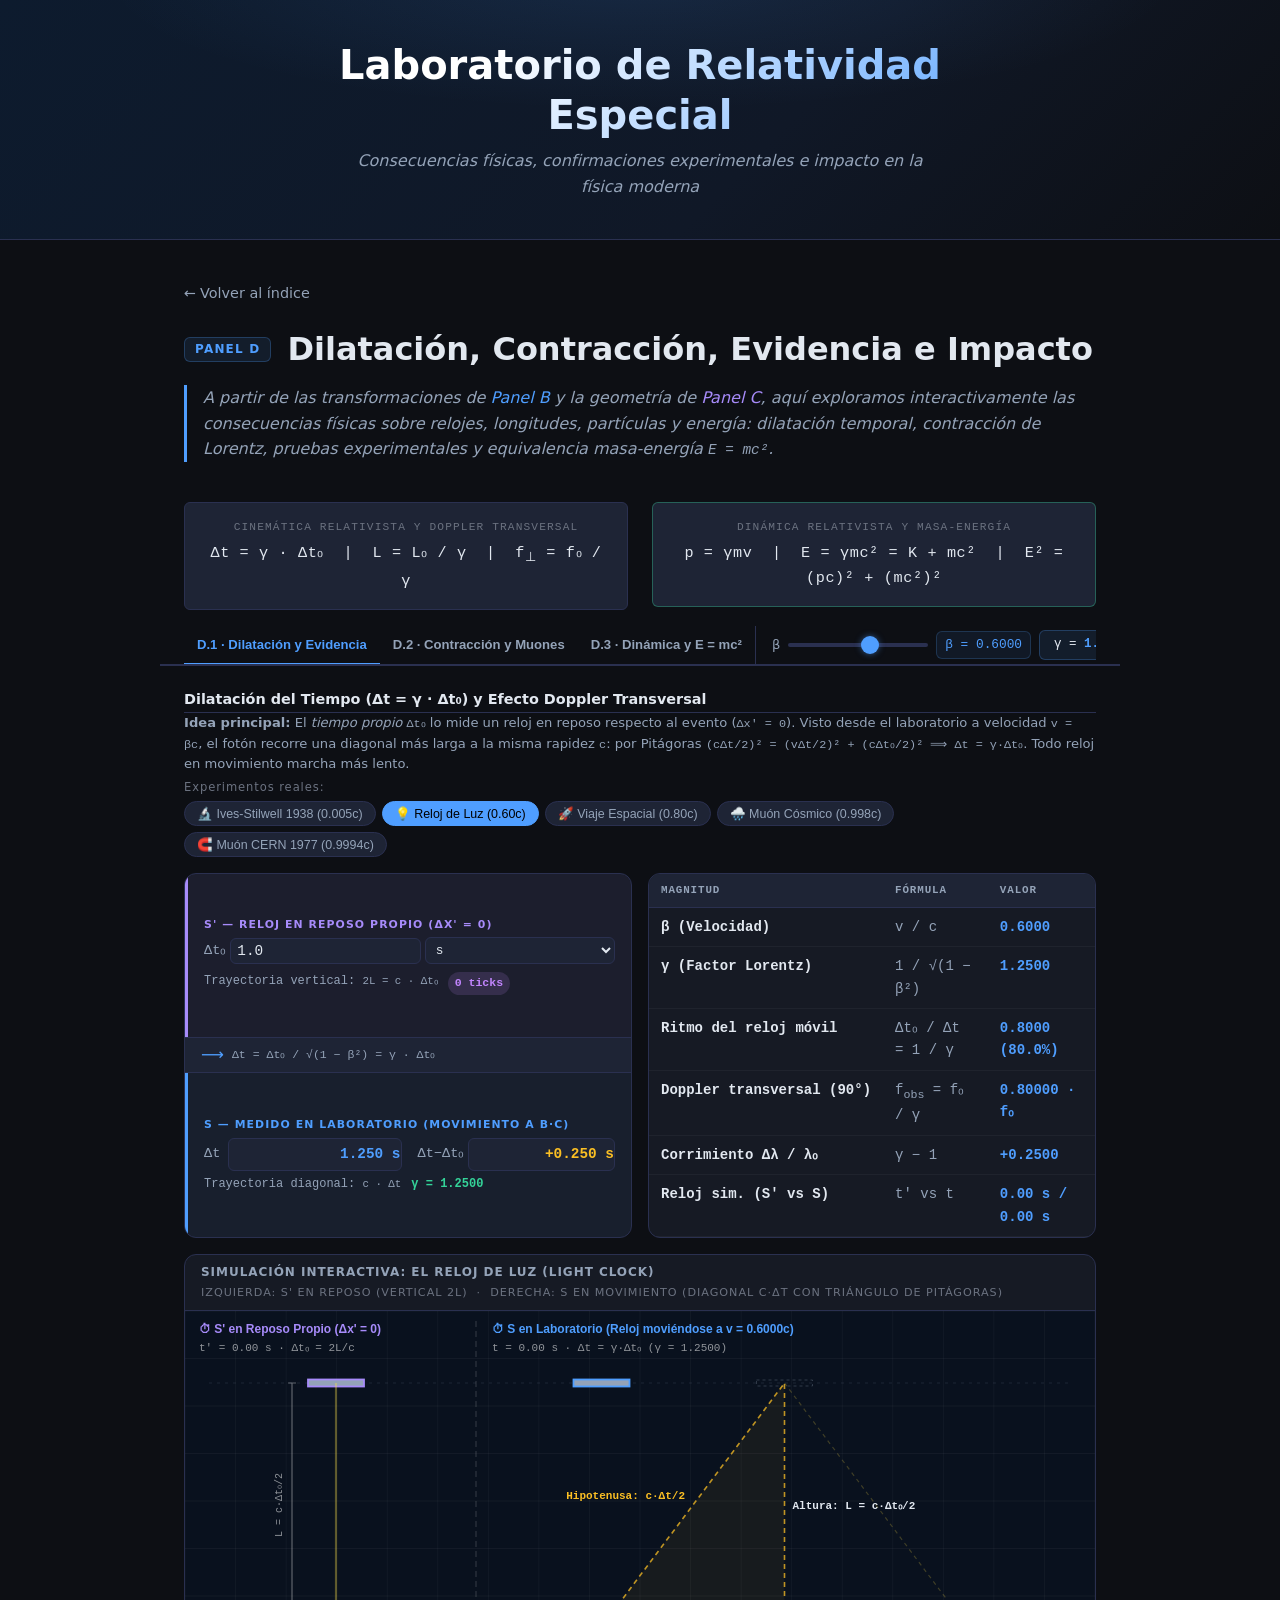
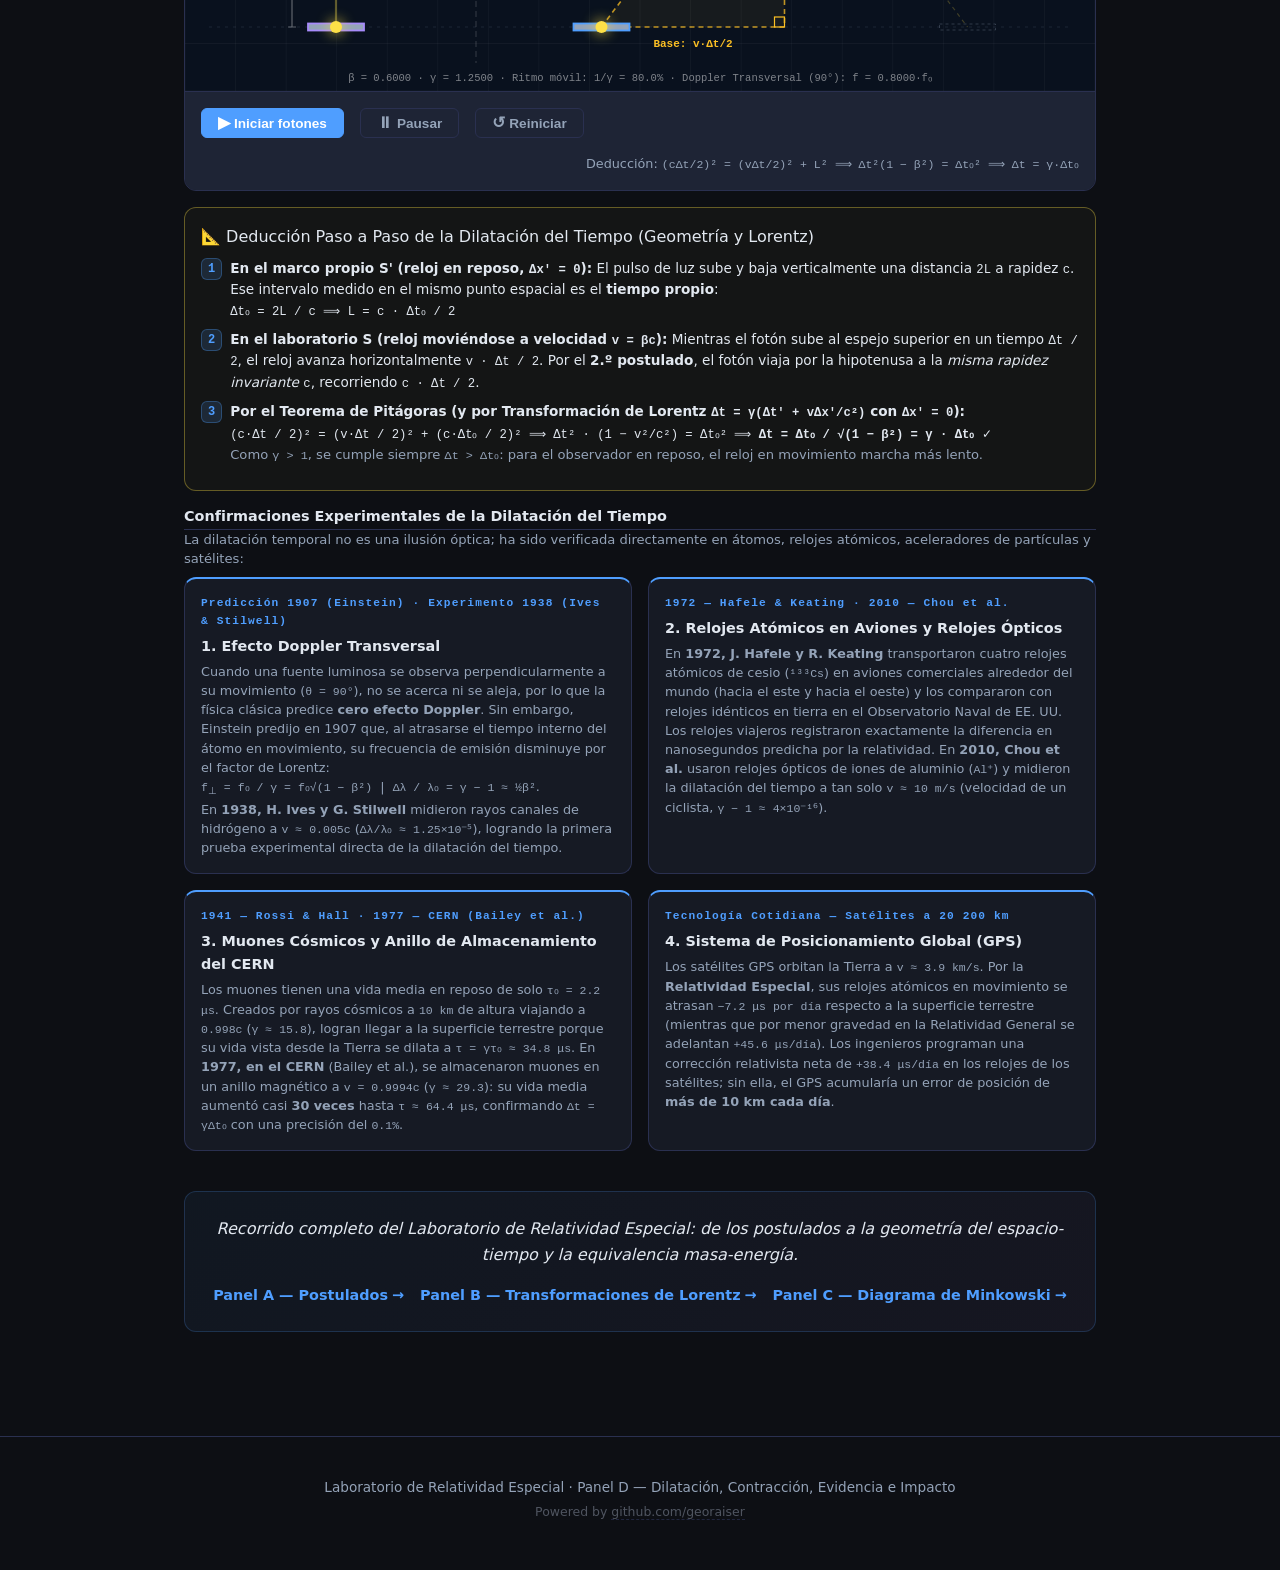
<file: panels/panel-d.html>
<!DOCTYPE html>
<html lang="es">
<head>
  <meta charset="UTF-8" />
  <meta name="viewport" content="width=device-width, initial-scale=1.0" />
  <title>Panel D — Dilatación, Contracción, Evidencia e Impacto</title>
  <link rel="stylesheet" href="../css/main.css" />
  <link rel="stylesheet" href="../css/layout.css" />
  <link rel="stylesheet" href="../css/components.css" />
  <link rel="stylesheet" href="../css/panels.css" />
</head>
<body>

<header class="site-header">
  <div class="header-inner">
    <h1 class="site-title">Laboratorio de Relatividad Especial</h1>
    <p class="site-subtitle">Consecuencias físicas, confirmaciones experimentales e impacto en la física moderna</p>
  </div>
</header>

<main class="panel-page">

  <a href="../index.html" class="panel-back-link">Volver al índice</a>

  <div class="panel-header">
    <div class="panel-heading">
      <span class="panel-tag">Panel D</span>
      <h2 class="panel-title-large">Dilatación, Contracción, Evidencia e Impacto</h2>
    </div>
    <p class="panel-question">
      A partir de las transformaciones de <a href="panel-b.html" style="color:var(--color-accent);">Panel B</a>
      y la geometría de <a href="panel-c.html" style="color:var(--color-accent-2);">Panel C</a>,
      aquí exploramos interactivamente las consecuencias físicas sobre relojes, longitudes, partículas y energía:
      dilatación temporal, contracción de Lorentz, pruebas experimentales y equivalencia masa-energía <code>E = mc²</code>.
    </p>
  </div>

  <!-- Fórmulas maestras de referencia -->
  <div class="two-col formula-header">
    <div class="formula-box">
      <div class="formula-label">Cinemática Relativista y Doppler Transversal</div>
      Δt = γ · Δt₀ &nbsp;|&nbsp; L = L₀ / γ &nbsp;|&nbsp; f<sub>⊥</sub> = f₀ / γ
    </div>
    <div class="formula-box" style="border-color:rgba(52,211,153,0.35);">
      <div class="formula-label">Dinámica Relativista y Masa-Energía</div>
      p = γmv &nbsp;|&nbsp; E = γmc² = K + mc² &nbsp;|&nbsp; E² = (pc)² + (mc²)²
    </div>
  </div>

  <!-- ══════════════════════════════════════════════
       BARRA STICKY: TABS + SLIDER β GLOBAL
  ══════════════════════════════════════════════ -->
  <div class="tab-control-bar">
    <div class="tab-bar-inline">
      <button class="tab-btn active" data-tab="tab-dilation"   >D.1 · Dilatación y Evidencia</button>
      <button class="tab-btn"        data-tab="tab-contraction">D.2 · Contracción y Muones</button>
      <button class="tab-btn"        data-tab="tab-dynamics"   >D.3 · Dinámica y E = mc²</button>
    </div>
    <div class="beta-inline-ctrl">
      <label for="global-beta-slider">β</label>
      <input type="range" id="global-beta-slider" class="beta-slider"
             min="0" max="0.9995" step="0.0005" value="0.6" />
      <span class="readout" id="beta-label">β = 0.6000</span>
      <span class="gamma-badge">γ = <span id="gamma-label">1.2500</span></span>
      <span class="readout k-readout" id="invgamma-label">1/γ = 0.8000</span>
    </div>
  </div>


  <!-- ══════════════════════════════════════════════
       TAB D.1 — DILATACIÓN TEMPORAL Y EVIDENCIA EXPERIMENTAL
  ══════════════════════════════════════════════ -->
  <div id="tab-dilation" class="tab-panel active">

    <!-- Fila superior: Idea principal y Presets experimentales -->
    <div style="margin-bottom:var(--space-md);">
      <h3 class="section-heading sm-heading">Dilatación del Tiempo (Δt = γ · Δt₀) y Efecto Doppler Transversal</h3>
      <p class="mk-desc" style="margin-bottom:var(--space-xs);">
        <strong>Idea principal:</strong> El <em>tiempo propio</em> <code>Δt₀</code> lo mide un reloj en reposo respecto al evento (<code>Δx' = 0</code>).
        Visto desde el laboratorio a velocidad <code>v = βc</code>, el fotón recorre una diagonal más larga a la misma rapidez <code>c</code>:
        por Pitágoras <code>(cΔt/2)² = (vΔt/2)² + (cΔt₀/2)² ⟹ Δt = γ·Δt₀</code>. Todo reloj en movimiento marcha más lento.
      </p>

      <div class="preset-section" style="margin-bottom:var(--space-sm);">
        <span class="preset-label">Experimentos reales:</span>
        <div class="preset-row" id="presets-d1" style="margin-bottom:0;">
          <button class="preset-btn" data-beta="0.005" data-t0="1.0">🔬 Ives-Stilwell 1938 (0.005c)</button>
          <button class="preset-btn active-preset" data-beta="0.60" data-t0="1.0">💡 Reloj de Luz (0.60c)</button>
          <button class="preset-btn" data-beta="0.80" data-t0="10.0">🚀 Viaje Espacial (0.80c)</button>
          <button class="preset-btn" data-beta="0.998" data-t0="2.2">🌧️ Muón Cósmico (0.998c)</button>
          <button class="preset-btn" data-beta="0.9994" data-t0="2.2">🧲 Muón CERN 1977 (0.9994c)</button>
        </div>
      </div>
    </div>

    <!-- Fila intermedia: Transform Card (izq.) + Tabla de Magnitudes (der.) -->
    <div class="two-col" style="gap:var(--space-md);margin-bottom:var(--space-md);align-items:stretch;">
      <!-- Tarjeta S' → S -->
      <div class="transform-card" style="margin-bottom:0;">
        <div class="tc-system sp-system">
          <div class="tc-sys-label">S' — Reloj en reposo propio (Δx' = 0)</div>
          <div class="tc-inputs">
            <div class="tc-row">
              <span class="tc-key">Δt₀</span>
              <input type="number" id="input-t0" class="coord-input tc-input" value="1.0" min="0.01" step="0.5" />
              <select id="unit-t0" class="coord-input" style="width:auto;padding:4px 6px;font-size:0.8rem;">
                <option value="μs">μs</option>
                <option value="s" selected>s</option>
                <option value="años">años</option>
              </select>
            </div>
          </div>
          <div class="tc-meta">
            <span>Trayectoria vertical: <code>2L = c · Δt₀</code></span>
            &ensp;<span class="annotation annotation-purple" id="clock-sp-ticks">0 ticks</span>
          </div>
        </div>

        <div class="tc-arrow">
          <span>⟶</span>
          <code>Δt = Δt₀ / √(1 − β²) = γ · Δt₀</code>
        </div>

        <div class="tc-system s-system">
          <div class="tc-sys-label">S — Medido en laboratorio (movimiento a β·c)</div>
          <div class="tc-inputs">
            <div class="tc-row">
              <span class="tc-key">Δt</span>
              <div class="coord-output tc-output" id="res-t" style="color:var(--color-accent);">1.250 s</div>
            </div>
            <div class="tc-row">
              <span class="tc-key">Δt−Δt₀</span>
              <div class="coord-output tc-output" id="res-dt-diff" style="color:#fbbf24;">+0.250 s</div>
            </div>
          </div>
          <div class="tc-meta">
            <span>Trayectoria diagonal: <code>c · Δt</code></span>
            &ensp;<span style="color:var(--color-success);font-weight:600;" id="clock-s-ratio">γ = 1.2500</span>
          </div>
        </div>
      </div>

      <!-- Tabla de magnitudes de dilatación y Doppler transversal -->
      <div class="info-box" style="padding:0;overflow:hidden;margin-bottom:0;display:flex;flex-direction:column;height:100%;">
        <table class="formula-table" style="height:100%;">
          <thead><tr><th>Magnitud</th><th>Fórmula</th><th>Valor</th></tr></thead>
          <tbody>
            <tr><td>β (Velocidad)</td><td>v / c</td><td id="d1-tbl-beta">0.6000</td></tr>
            <tr><td>γ (Factor Lorentz)</td><td>1 / √(1 − β²)</td><td id="d1-tbl-gamma">1.2500</td></tr>
            <tr><td>Ritmo del reloj móvil</td><td>Δt₀ / Δt = 1 / γ</td><td id="d1-tbl-rate">0.8000 (80.0%)</td></tr>
            <tr><td>Doppler transversal (90°)</td><td>f<sub>obs</sub> = f₀ / γ</td><td id="d1-tbl-freq">0.80000 · f₀</td></tr>
            <tr><td>Corrimiento Δλ / λ₀</td><td>γ − 1</td><td id="d1-tbl-dlambda">+0.2500</td></tr>
            <tr><td>Reloj sim. (S' vs S)</td><td>t' vs t</td><td><span id="clock-sp-t">0.00 s</span> / <span id="clock-s-t">0.00 s</span></td></tr>
          </tbody>
        </table>
      </div>
    </div>

    <!-- CANVAS FULL WIDTH: El Reloj de Luz -->
    <div class="canvas-wrapper" style="margin-bottom:var(--space-md);">
      <div class="canvas-title">
        Simulación Interactiva: El Reloj de Luz (Light Clock)
        <span class="canvas-subtitle">Izquierda: S' en reposo (vertical 2L) &nbsp;·&nbsp; Derecha: S en movimiento (diagonal c·Δt con triángulo de Pitágoras)</span>
      </div>
      <canvas id="canvas-light-clock"></canvas>
      <div class="anim-controls">
        <button id="btn-clock-play"  class="btn btn-primary"><span class="btn-icon">▶</span> Iniciar fotones</button>
        <button id="btn-clock-pause" class="btn btn-secondary" disabled><span class="btn-icon">⏸</span> Pausar</button>
        <button id="btn-clock-reset" class="btn btn-secondary"><span class="btn-icon">↺</span> Reiniciar</button>
        <span style="font-size:0.8rem;color:var(--color-text-dim);margin-left:auto;">
          Deducción: <code>(cΔt/2)² = (vΔt/2)² + L² ⟹ Δt²(1 − β²) = Δt₀² ⟹ Δt = γ·Δt₀</code>
        </span>
      </div>
    </div>

    <!-- Deducción Geométrica y Algebraica paso a paso -->
    <div class="pythagoras-card py-highlight" style="margin-bottom:var(--space-md);">
      <div class="insight-title" style="margin-bottom:var(--space-sm);">
        📐 Deducción Paso a Paso de la Dilatación del Tiempo (Geometría y Lorentz)
      </div>
      <div class="py-step">
        <span class="py-step-num">1</span>
        <div>
          <strong>En el marco propio S' (reloj en reposo, <code>Δx' = 0</code>):</strong> El pulso de luz sube y baja verticalmente una distancia <code>2L</code> a rapidez <code>c</code>. Ese intervalo medido en el mismo punto espacial es el <strong>tiempo propio</strong>:
          <br/><code>Δt₀ = 2L / c  ⟹  L = c · Δt₀ / 2</code>
        </div>
      </div>
      <div class="py-step">
        <span class="py-step-num">2</span>
        <div>
          <strong>En el laboratorio S (reloj moviéndose a velocidad <code>v = βc</code>):</strong> Mientras el fotón sube al espejo superior en un tiempo <code>Δt / 2</code>, el reloj avanza horizontalmente <code>v · Δt / 2</code>. Por el <strong>2.º postulado</strong>, el fotón viaja por la hipotenusa a la <em>misma rapidez invariante</em> <code>c</code>, recorriendo <code>c · Δt / 2</code>.
        </div>
      </div>
      <div class="py-step">
        <span class="py-step-num">3</span>
        <div>
          <strong>Por el Teorema de Pitágoras (y por Transformación de Lorentz <code>Δt = γ(Δt' + vΔx'/c²)</code> con <code>Δx' = 0</code>):</strong>
          <br/><code>(c·Δt / 2)² = (v·Δt / 2)² + (c·Δt₀ / 2)²  ⟹  Δt² · (1 − v²/c²) = Δt₀²  ⟹  <strong>Δt = Δt₀ / √(1 − β²) = γ · Δt₀</strong> ✓</code>
          <br/><span style="color:var(--color-text-dim);font-size:0.82rem;">Como <code>γ &gt; 1</code>, se cumple siempre <code>Δt &gt; Δt₀</code>: para el observador en reposo, el reloj en movimiento marcha más lento.</span>
        </div>
      </div>
    </div>

    <!-- Las 4 Evidencias Experimentales de la Dilatación del Tiempo (RE.pdf diaps. 8, 61–62) -->
    <h4 class="section-heading sm-heading" style="margin-bottom:var(--space-xs);">
      Confirmaciones Experimentales de la Dilatación del Tiempo
    </h4>
    <p class="mk-desc" style="margin-bottom:var(--space-sm);">
      La dilatación temporal no es una ilusión óptica; ha sido verificada directamente en átomos, relojes atómicos, aceleradores de partículas y satélites:
    </p>

    <div class="evidence-grid" style="grid-template-columns:repeat(2,1fr);margin-bottom:var(--space-lg);">
      <!-- 1. Doppler Transversal -->
      <div class="evidence-card">
        <div class="ev-year">Predicción 1907 (Einstein) · Experimento 1938 (Ives &amp; Stilwell)</div>
        <div class="ev-title">1. Efecto Doppler Transversal</div>
        <div class="ev-body">
          Cuando una fuente luminosa se observa perpendicularmente a su movimiento (<code>θ = 90°</code>), no se acerca ni se aleja, por lo que la física clásica predice <strong>cero efecto Doppler</strong>. Sin embargo, Einstein predijo en 1907 que, al atrasarse el tiempo interno del átomo en movimiento, su frecuencia de emisión disminuye por el factor de Lorentz:
          <br/><code>f<sub>⊥</sub> = f₀ / γ = f₀√(1 − β²)</code> &nbsp;|&nbsp; <code>Δλ / λ₀ = γ − 1 ≈ ½β²</code>.
          <br/>En <strong>1938, H. Ives y G. Stilwell</strong> midieron rayos canales de hidrógeno a <code>v ≈ 0.005c</code> (<code>Δλ/λ₀ ≈ 1.25×10⁻⁵</code>), logrando la primera prueba experimental directa de la dilatación del tiempo.
        </div>
      </div>

      <!-- 2. Hafele & Keating + Relojes Ópticos -->
      <div class="evidence-card">
        <div class="ev-year">1972 — Hafele &amp; Keating · 2010 — Chou et al.</div>
        <div class="ev-title">2. Relojes Atómicos en Aviones y Relojes Ópticos</div>
        <div class="ev-body">
          En <strong>1972, J. Hafele y R. Keating</strong> transportaron cuatro relojes atómicos de cesio (<code>¹³³Cs</code>) en aviones comerciales alrededor del mundo (hacia el este y hacia el oeste) y los compararon con relojes idénticos en tierra en el Observatorio Naval de EE. UU. Los relojes viajeros registraron exactamente la diferencia en nanosegundos predicha por la relatividad. En <strong>2010, Chou et al.</strong> usaron relojes ópticos de iones de aluminio (<code>Al⁺</code>) y midieron la dilatación del tiempo a tan solo <code>v ≈ 10 m/s</code> (velocidad de un ciclista, <code>γ − 1 ≈ 4×10⁻¹⁶</code>).
        </div>
      </div>

      <!-- 3. Muones en Rayos Cósmicos y Anillo CERN -->
      <div class="evidence-card">
        <div class="ev-year">1941 — Rossi &amp; Hall · 1977 — CERN (Bailey et al.)</div>
        <div class="ev-title">3. Muones Cósmicos y Anillo de Almacenamiento del CERN</div>
        <div class="ev-body">
          Los muones tienen una vida media en reposo de solo <code>τ₀ = 2.2 μs</code>. Creados por rayos cósmicos a <code>10 km</code> de altura viajando a <code>0.998c</code> (<code>γ ≈ 15.8</code>), logran llegar a la superficie terrestre porque su vida vista desde la Tierra se dilata a <code>τ = γτ₀ ≈ 34.8 μs</code>. En <strong>1977, en el CERN</strong> (Bailey et al.), se almacenaron muones en un anillo magnético a <code>v = 0.9994c</code> (<code>γ ≈ 29.3</code>): su vida media aumentó casi <strong>30 veces</strong> hasta <code>τ ≈ 64.4 μs</code>, confirmando <code>Δt = γΔt₀</code> con una precisión del <code>0.1%</code>.
        </div>
      </div>

      <!-- 4. GPS -->
      <div class="evidence-card">
        <div class="ev-year">Tecnología Cotidiana — Satélites a 20 200 km</div>
        <div class="ev-title">4. Sistema de Posicionamiento Global (GPS)</div>
        <div class="ev-body">
          Los satélites GPS orbitan la Tierra a <code>v ≈ 3.9 km/s</code>. Por la <strong>Relatividad Especial</strong>, sus relojes atómicos en movimiento se atrasan <code>−7.2 μs por día</code> respecto a la superficie terrestre (mientras que por menor gravedad en la Relatividad General se adelantan <code>+45.6 μs/día</code>). Los ingenieros programan una corrección relativista neta de <code>+38.4 μs/día</code> en los relojes de los satélites; sin ella, el GPS acumularía un error de posición de <strong>más de 10 km cada día</strong>.
        </div>
      </div>
    </div>

  </div><!-- /tab-dilation -->


  <!-- ══════════════════════════════════════════════
       TAB D.2 — CONTRACCIÓN DE LONGITUD Y MUONES
  ══════════════════════════════════════════════ -->
  <div id="tab-contraction" class="tab-panel">

    <!-- Fila superior: Idea principal y Presets -->
    <div style="margin-bottom:var(--space-md);">
      <h3 class="section-heading sm-heading">Contracción de Lorentz (L = L₀ / γ) y Dualidad Tierra–Muón</h3>
      <p class="mk-desc" style="margin-bottom:var(--space-xs);">
        <strong>Idea principal:</strong> La <em>longitud propia</em> <code>L₀</code> de un cuerpo es la que mide un observador en reposo respecto a él.
        Para cualquier observador respecto al cual el objeto se mueva con velocidad <code>v = βc</code>, su longitud en la dirección del movimiento se acorta según <code>L = L₀ / γ = L₀√(1 − β²)</code>, mientras que sus dimensiones perpendiculares (<code>y, z</code>) permanecen intactas.
      </p>

      <div class="preset-section" style="margin-bottom:var(--space-sm);">
        <span class="preset-label">Escenarios de contracción:</span>
        <div class="preset-row" id="presets-d2" style="margin-bottom:0;">
          <button class="preset-btn active-preset" data-beta="0.60" data-l0="100" data-ul="m">🚀 Nave (0.60c → 80%)</button>
          <button class="preset-btn" data-beta="0.866" data-l0="10" data-ul="m">🎪 Pértiga y Granero (0.866c, γ=2)</button>
          <button class="preset-btn" data-beta="0.990" data-l0="10" data-ul="km">⚡ Alta Velocidad (0.990c)</button>
          <button class="preset-btn" data-beta="0.998" data-l0="10" data-ul="km">🌧️ Muón en Atmósfera (0.998c)</button>
        </div>
      </div>
    </div>

    <!-- Fila intermedia: Transform Card Longitud (izq.) + Tabla Dualidad Muón (der.) -->
    <div class="two-col" style="gap:var(--space-md);margin-bottom:var(--space-md);align-items:stretch;">
      <!-- Tarjeta L0 → L -->
      <div class="transform-card" style="margin-bottom:0;">
        <div class="tc-system sp-system">
          <div class="tc-sys-label">S' — Longitud Propia en Reposo (L₀)</div>
          <div class="tc-inputs">
            <div class="tc-row">
              <span class="tc-key">L₀</span>
              <input type="number" id="input-l0" class="coord-input tc-input" value="100" min="0.1" step="5" />
              <select id="unit-l0" class="coord-input" style="width:auto;padding:4px 6px;font-size:0.8rem;">
                <option value="m" selected>m</option>
                <option value="km">km</option>
                <option value="al">años luz</option>
              </select>
            </div>
          </div>
          <div class="tc-meta">
            <span>Altura transversal: <code>H = H₀</code> (100% invariante)</span>
          </div>
        </div>

        <div class="tc-arrow">
          <span>⟶</span>
          <code>Δt = 0  ⟹  L = L₀ · √(1 − β²) = L₀ / γ</code>
        </div>

        <div class="tc-system s-system">
          <div class="tc-sys-label">S — Longitud Medida en Movimiento (L)</div>
          <div class="tc-inputs">
            <div class="tc-row">
              <span class="tc-key">L</span>
              <div class="coord-output tc-output" id="res-l" style="color:#fbbf24;">80.000 m</div>
            </div>
            <div class="tc-row">
              <span class="tc-key">ΔL/L₀</span>
              <div class="coord-output tc-output" id="res-l-pct" style="color:var(--color-accent-2);">-20.00%</div>
            </div>
          </div>
          <div class="tc-meta">
            <span id="c-ratio-val" style="color:var(--color-success);font-weight:600;">L = 80.0% de L₀</span>
            &ensp;<span>Escáner: <code id="scan-l">80.0 m</code> (<span id="scan-pct">-20.0%</span>)</span>
          </div>
        </div>
      </div>

      <!-- Tabla interactiva: Caso Muón Atmosférico (h = 10 km, τ₀ = 2.2 μs) a la velocidad β actual -->
      <div class="info-box" style="padding:0;overflow:hidden;margin-bottom:0;display:flex;flex-direction:column;height:100%;">
        <table class="formula-table" style="height:100%;">
          <thead><tr><th>Test Muón Cósmico (h = 10 km, τ₀ = 2.2 μs)</th><th>Fórmula</th><th>Valor a β actual</th></tr></thead>
          <tbody>
            <tr><td>Distancia clásica sin relatividad</td><td>v · τ₀</td><td id="muon-d-clas">0.396 km</td></tr>
            <tr><td>Marco Tierra: Vida dilatada</td><td>τ = γ · τ₀</td><td id="muon-t-earth">2.75 μs</td></tr>
            <tr><td>Marco Tierra: Recorrido real</td><td>d = v · γτ₀</td><td id="muon-d-earth">0.495 km</td></tr>
            <tr><td>Marco Muón: Atmósfera contraída</td><td>D = 10 km / γ</td><td id="muon-atm-cont">8.000 km</td></tr>
            <tr><td>Veredicto (¿Cruza los 10 km?)</td><td>d ≥ 10 km  ó  vτ₀ ≥ D</td><td id="muon-verdict">✗ Se desintegra antes (sube β a 0.998)</td></tr>
          </tbody>
        </table>
      </div>
    </div>

    <!-- CANVAS FULL WIDTH: Escáner de Contracción -->
    <div class="canvas-wrapper" style="margin-bottom:var(--space-md);">
      <div class="canvas-title">
        Escáner Relativista de Contracción de Longitud (L = L₀ / γ)
        <span class="canvas-subtitle">Sombra punteada: Longitud propia L₀ &nbsp;·&nbsp; Nave sólida: Longitud contraída L en dirección x</span>
      </div>
      <canvas id="canvas-contraction"></canvas>
      <div class="controls-bar">
        Mueve el control superior de β o elige el escenario del Muón (0.998c). Observa que el alto vertical H de la nave no cambia.
      </div>
    </div>

    <!-- El mismo muón, tres maneras de calcularlo -->
    <h4 class="section-heading sm-heading" style="margin-bottom:var(--space-xs);">
      El mismo muón, tres maneras de calcularlo
    </h4>
    <p class="mk-desc" style="margin-bottom:var(--space-sm);">
      Datos medidos en la Tierra: altura <code>h</code> y velocidad <code>β</code> (barra superior).
      Las tres vías deben dar <strong>el mismo tiempo propio Δt'</strong> del muón (lo que marca su reloj).
    </p>

    <div class="preset-section" style="margin-bottom:var(--space-sm);">
      <span class="preset-label">Ejemplo y altura:</span>
      <div class="preset-row" id="presets-m3" style="margin-bottom:4px;">
        <button class="preset-btn" data-beta="0.995" data-h="15">🌧️ Ejemplo de clase (15 km, 0.995c)</button>
        <button class="preset-btn" data-beta="0.998" data-h="10">☁️ 10 km, 0.998c</button>
        <button class="preset-btn" data-beta="0.60"  data-h="15">🐢 Sin efecto relativista claro (0.60c)</button>
      </div>
      <div class="tc-row" style="max-width:240px;">
        <span class="tc-key">h =</span>
        <input type="number" id="m3-h" class="coord-input tc-input" value="15" min="0.1" step="1" />
        <span class="tc-unit">km</span>
      </div>
    </div>

    <div class="info-box" style="padding:0;overflow:hidden;margin-bottom:var(--space-md);">
      <table class="formula-table">
        <thead><tr><th>Vía</th><th>Cómo se calcula</th><th>Resultado (en vivo)</th></tr></thead>
        <tbody>
          <tr>
            <td>Datos (Tierra)</td>
            <td>Δx = h &nbsp;·&nbsp; Δt = h / (β·c)</td>
            <td id="m3-data">—</td>
          </tr>
          <tr>
            <td>① Lorentz</td>
            <td>Δt' = Δt / γ &nbsp; (dilatación del tiempo)</td>
            <td id="m3-v1">—</td>
          </tr>
          <tr>
            <td>② Intervalo Δs²</td>
            <td>Δs² = (cΔt)² − Δx². Para el muón Δx' = 0, así que Δs² = (cΔt')²</td>
            <td id="m3-v2">—</td>
          </tr>
          <tr>
            <td>③ Factor K (Bondi)</td>
            <td>K = √((1+β)/(1−β)) &nbsp;→&nbsp; γ = ½(K + 1/K) &nbsp;→&nbsp; Δt' = Δt / γ</td>
            <td id="m3-v3">—</td>
          </tr>
          <tr>
            <td>¿Coinciden?</td>
            <td>Δt'<sub>①</sub> = Δt'<sub>②</sub> = Δt'<sub>③</sub></td>
            <td id="m3-same">—</td>
          </tr>
          <tr>
            <td>Supervivencia</td>
            <td>N/N₀ = e<sup>−Δt'/τ₀</sup>, con τ₀ = 2.2 μs</td>
            <td id="m3-surv">—</td>
          </tr>
        </tbody>
      </table>
    </div>

    <div class="insight-box" style="margin-bottom:var(--space-md);">
      <div class="insight-title">💡 Lo importante</div>
      <p style="margin:0;font-size:0.86rem;line-height:1.55;">
        El muón «siente» solo <code>Δt'</code> (unos pocos μs), no los ~50 μs que mide la Tierra. Por eso una fracción apreciable llega al suelo.
        El signo menos de <code>Δs² = (cΔt)² − Δx²</code> es el que le «resta» tiempo al reloj del muón: el movimiento en el espacio se descuenta del tiempo propio.
      </p>
    </div>

    <!-- Deducción Algebraica paso a paso de la Contracción de Longitud -->
    <div class="pythagoras-card py-highlight" style="margin-bottom:var(--space-md);">
      <div class="insight-title" style="margin-bottom:var(--space-sm);">
        📐 Deducción de la Contracción de Longitud desde las Transformaciones de Lorentz
      </div>
      <div class="py-step">
        <span class="py-step-num">1</span>
        <div>
          <strong>¿Cómo se mide la longitud de un objeto en movimiento?</strong> Si una barra está fija en <code>S'</code>, su longitud propia es <code>L₀ = x₂' − x₁' = Δx'</code>. Para medir su longitud <code>L = x₂ − x₁ = Δx</code> desde el laboratorio <code>S</code> mientras se mueve, debemos registrar las posiciones de sus dos extremos <strong>en el mismo instante en S</strong>, es decir, con <code>Δt = t₂ − t₁ = 0</code>.
        </div>
      </div>
      <div class="py-step">
        <span class="py-step-num">2</span>
        <div>
          <strong>Aplicando la Transformación de Lorentz de posiciones:</strong>
          <br/><code>Δx' = γ · (Δx − v · Δt)</code>. Sustituyendo <code>Δx' = L₀</code>, <code>Δx = L</code> y la condición de simultaneidad <code>Δt = 0</code>:
          <br/><code>L₀ = γ · (L − 0)  ⟹  <strong>L = L₀ / γ = L₀ · √(1 − β²)</strong> ✓</code>
        </div>
      </div>
      <div class="py-step">
        <span class="py-step-num">3</span>
        <div>
          <strong>Invariancia transversal:</strong> Como las coordenadas perpendiculares cumplen <code>y' = y</code> y <code>z' = z</code>, el ancho y el alto del objeto no se alteran; la contracción ocurre únicamente a lo largo del eje del movimiento relativo.
        </div>
      </div>
    </div>

    <!-- Casos de Estudio: Muones Atmosféricos y Paradoja del Granero -->
    <div class="case-study-grid" style="margin-bottom:var(--space-lg);">
      <!-- Caso 1: Muones Atmosféricos -->
      <div class="case-study-card cs-muon">
        <div class="cs-header">
          <h4>🌧️ Caso 1: Lluvia de Muones Cósmicos (Doble Perspectiva)</h4>
          <span class="cs-badge badge-green">Dilatación ↔ Contracción</span>
        </div>
        <p style="font-size:0.84rem;line-height:1.5;color:var(--color-text-dim);margin-bottom:var(--space-xs);">
          Los rayos cósmicos crean muones a <code>h = 10 km</code> de altura que viajan hacia el suelo a <code>v = 0.998c (γ ≈ 15.8)</code> con una vida media en reposo de <code>τ₀ = 2.2 μs</code>. Sin relatividad solo recorrerían <code>v·τ₀ ≈ 660 m</code> y casi ninguno llegaría a la Tierra. ¿Por qué los detectamos a nivel del mar?
        </p>
        <div class="cs-perspective-box">
          <strong style="color:var(--color-accent);">Perspectiva Tierra (Dilatación del tiempo):</strong>
          <br/>Para el observador en la Tierra la atmósfera mide <code>10 km</code>, pero el reloj interno del muón va más lento: su vida se dilata a <code>τ = γ·τ₀ ≈ 34.8 μs</code>, recorriendo <code>d = v·τ ≈ 10.4 km</code> y llegando a la superficie.
        </div>
        <div class="cs-perspective-box" style="margin-top:6px;">
          <strong style="color:var(--color-accent-2);">Perspectiva Muón (Contracción de la longitud):</strong>
          <br/>En su propio marco el muón está en reposo y vive solo <code>τ₀ = 2.2 μs</code>, pero ve a la atmósfera acercarse a <code>0.998c</code> contraída a <code>D = 10 km / γ ≈ 632 m</code>. En sus <code>2.2 μs</code> el suelo recorre <code>660 m &gt; 632 m</code> y lo alcanza.
        </div>
      </div>

      <!-- Caso 2: Paradoja del Granero y la Pértiga -->
      <div class="case-study-card cs-barn">
        <div class="cs-header">
          <h4>🎪 Caso 2: Paradoja de la Pértiga y el Granero</h4>
          <span class="cs-badge badge-amber">Simultaneidad Relativa</span>
        </div>
        <p style="font-size:0.84rem;line-height:1.5;color:var(--color-text-dim);margin-bottom:var(--space-xs);">
          Un atleta corre a <code>β = 0.866c (γ = 2)</code> con una pértiga de longitud propia <code>10 m</code> hacia un granero de <code>5 m</code> que tiene puertas delantera y trasera. ¿Puede encerrarse la pértiga entera dentro del granero?
        </p>
        <div class="cs-perspective-box">
          <strong style="color:var(--color-accent);">Perspectiva del Granero (S):</strong>
          <br/>La pértiga en movimiento se contrae a <code>L = 10 m / 2 = 5 m</code>. Cabe exactamente en el granero de <code>5 m</code> y ambas puertas se cierran y abren en el mismo instante (<code>Δt = 0</code>).
        </div>
        <div class="cs-perspective-box" style="margin-top:6px;">
          <strong style="color:var(--color-accent-2);">Perspectiva del Corredor (S'):</strong>
          <br/>La pértiga mide <code>10 m</code> y el granero se contrae a <code>5 m / 2 = 2.5 m</code>. ¿Cómo no choca? Porque por transformación de Lorentz (<code>Δt' = −γvΔx/c² ≠ 0</code>) <strong>las dos puertas no se cierran simultáneamente</strong>: la puerta de salida se cierra y vuelve a abrirse cuando entra la punta, y recién después se cierra la puerta de entrada cuando pasa la cola.
        </div>
      </div>
    </div>

  </div><!-- /tab-contraction -->


  <!-- ══════════════════════════════════════════════
       TAB D.3 — DINÁMICA RELATIVISTA, E = mc² E IMPACTO
  ══════════════════════════════════════════════ -->
  <div id="tab-dynamics" class="tab-panel">

    <!-- Fila superior: Idea principal y Selector de Partícula -->
    <div style="margin-bottom:var(--space-md);">
      <h3 class="section-heading sm-heading">Momentum (p = γmv), Equivalencia Masa-Energía (E₀ = mc²) e Impacto</h3>
      <p class="mk-desc" style="margin-bottom:var(--space-xs);">
        <strong>Idea principal:</strong> La mecánica de Newton (<code>p = mv</code>, <code>K = ½mv²</code>) no se conserva bajo transformaciones de Lorentz y permitiría acelerar cuerpos más allá de <code>c</code>. Einstein reformuló la dinámica introduciendo el momentum relativista <code>p = γmv</code> y demostró que la masa en reposo es una reserva concentrada de energía <code>E₀ = mc²</code>.
      </p>

      <div class="preset-section" style="margin-bottom:var(--space-sm);">
        <span class="preset-label">Partícula / Sistema:</span>
        <div class="preset-row" id="presets-d3-part" style="margin-bottom:4px;">
          <button class="preset-btn active-preset" data-part="electron">⚡ Electrón (0.511 MeV)</button>
          <button class="preset-btn" data-part="muon">🧲 Muón (105.66 MeV)</button>
          <button class="preset-btn" data-part="proton">⚛️ Protón (938.27 MeV)</button>
          <button class="preset-btn" data-part="gram">⚖️ 1 gramo de materia (9×10¹³ J)</button>
          <button class="preset-btn" data-part="u235">☢️ Fisión ²³⁵U (ΔE ≈ 200 MeV)</button>
        </div>
        <span class="preset-label">Régimen de velocidad (β):</span>
        <div class="preset-row" id="presets-d3-beta" style="margin-bottom:0;">
          <button class="preset-btn" data-beta="0.10">🐢 Clásico (0.10c → K ≈ ½mv²)</button>
          <button class="preset-btn active-preset" data-beta="0.60">🚀 Relativista (0.60c, γ=1.25)</button>
          <button class="preset-btn" data-beta="0.866">⚖️ K = E₀ (0.866c, γ=2)</button>
          <button class="preset-btn" data-beta="0.990">⚡ Acelerador (0.990c, γ=7.09)</button>
          <button class="preset-btn" data-beta="0.998">🧲 Ultra-relativista (0.998c, γ=15.8)</button>
        </div>
      </div>
    </div>

    <!-- Fila intermedia: Fórmulas vc-* (izq.) + Tabla Dinámica en vivo (der.) -->
    <div class="two-col" style="gap:var(--space-md);margin-bottom:var(--space-md);align-items:stretch;">
      <!-- Tarjeta de Fórmulas y Desglose Energético -->
      <div class="vadd-card lorentz" style="margin:0;display:flex;flex-direction:column;justify-content:space-between;">
        <div class="vc-header">
          <div>
            <div class="vc-title success-text">Leyes de la Dinámica Relativista</div>
            <div class="vc-sub">Unificación de Masa, Energía y Momentum</div>
          </div>
          <span class="vc-badge success-badge">E² − (pc)² = E₀² ✓</span>
        </div>

        <div class="vc-formula-box success-box" style="flex-direction:column;gap:6px;padding:10px;">
          <div style="font-family:var(--font-mono);font-size:0.9rem;color:var(--color-text);">
            <strong>p</strong> = γm<strong>v</strong> &emsp;|&emsp; E = γmc² = E₀ + K
          </div>
          <div style="font-family:var(--font-mono);font-size:0.85rem;color:var(--color-accent);">
            E₀ = mc² &emsp;|&emsp; K = (γ − 1)mc² ≈ ½mv²
          </div>
        </div>

        <div class="vc-verdict success-verdict" id="d3-verdict">
          ✓ Para <strong>β = 0.6000 (γ = 1.2500)</strong>, la energía cinética es el <strong>25.0%</strong> de la energía en reposo E₀.
        </div>
      </div>

      <!-- Tabla numérica en vivo -->
      <div class="info-box" style="padding:0;overflow:hidden;margin-bottom:0;display:flex;flex-direction:column;height:100%;">
        <table class="formula-table" style="height:100%;">
          <thead><tr><th>Magnitud Dinámica</th><th>Fórmula</th><th>Valor a β actual</th></tr></thead>
          <tbody>
            <tr><td>Energía en reposo (E₀)</td><td>m · c²</td><td id="res-e0">0.5110 MeV</td></tr>
            <tr><td>Energía cinética relativista (K)</td><td>(γ − 1) · mc²</td><td id="res-ek">0.1278 MeV</td></tr>
            <tr><td>Energía cinética clásica (K<sub>cl</sub>)</td><td>½ m v² = ½ β² E₀</td><td id="res-ek-clas">0.0920 MeV</td></tr>
            <tr><td>Energía total (E)</td><td>γ · mc² = E₀ + K</td><td id="res-etot">0.6388 MeV</td></tr>
            <tr><td>Momentum (p·c)</td><td>γ · β · mc²</td><td id="res-mom">0.3833 MeV</td></tr>
            <tr><td>Invariante Energía-Momentum</td><td>√(E² − (pc)²) = E₀</td><td id="res-inv-e">0.5110 MeV ✓</td></tr>
          </tbody>
        </table>
      </div>
    </div>

    <!-- CANVAS FULL WIDTH: Curva E = γmc² vs Clásica -->
    <div class="canvas-wrapper" style="margin-bottom:var(--space-md);">
      <div class="canvas-title">
        Gráfica Interactiva: Energía Total Relativista (E = γmc²) vs. Aproximación Clásica (E₀ + ½mv²)
        <span class="canvas-subtitle">Verde: E = γmc² (diverge en el muro v = c) &nbsp;·&nbsp; Rojo punteado: Predicción de Newton &nbsp;·&nbsp; Punto actual en β</span>
      </div>
      <canvas id="canvas-energy"></canvas>
      <div class="controls-bar">
        Aumenta β hacia 0.99: la energía relativista se dispara hacia el infinito en la barrera amarilla (v = c), impidiendo que cualquier masa alcance la velocidad de la luz.
      </div>
    </div>

    <!-- Deducción de las Fórmulas de Dinámica Relativista -->
    <div class="pythagoras-card py-highlight" style="margin-bottom:var(--space-md);">
      <div class="insight-title" style="margin-bottom:var(--space-sm);">
        📐 Deducción y Significado de las Ecuaciones de la Dinámica Relativista
      </div>
      <div class="py-step">
        <span class="py-step-num">1</span>
        <div>
          <strong>Momentum Relativista (<code>p = γmv</code>) y Límite de Velocidad <code>c</code>:</strong> Para que la conservación del momentum en colisiones se cumpla en todos los marcos inerciales bajo transformaciones de Lorentz, el momentum debe definirse usando el tiempo propio <code>dτ = dt / γ</code>:
          <br/><code><strong>p = m · (dx / dτ) = γ · m · v</strong></code>. Cuando <code>v → c</code>, el factor <code>γ → ∞</code>, por lo que acelerar una partícula con masa hasta <code>c</code> requeriría un impulso y una energía infinitos.
        </div>
      </div>
      <div class="py-step">
        <span class="py-step-num">2</span>
        <div>
          <strong>Trabajo, Energía Cinética y Equivalencia Masa-Energía (<code>E = γmc²</code>):</strong> Al integrar el trabajo de una fuerza <code>K = ∫ F dx = ∫ (dp/dt) dx = ∫ v dp</code> desde el reposo hasta velocidad <code>v</code> se obtiene:
          <br/><code><strong>K = (γ − 1)mc² = γmc² − mc²</strong></code>.
          <br/>• A bajas velocidades (<code>β ≪ 1</code>), por serie de Taylor <code>γ = (1 − β²)⁻¹/² ≈ 1 + ½β²</code>, recuperando la energía cinética clásica: <code>K ≈ ½m(βc)² = ½mv²</code>.
          <br/>• En reposo (<code>v = 0, γ = 1</code>), el cuerpo posee una <strong>energía en reposo intrínseca <code>E₀ = mc²</code></strong>, y su energía total es <code><strong>E = K + mc² = γmc²</strong></code>.
        </div>
      </div>
      <div class="py-step">
        <span class="py-step-num">3</span>
        <div>
          <strong>Invariante Energía-Momentum (<code>E² = (pc)² + (mc²)²</code>):</strong> Elevando al cuadrado <code>E = γmc²</code> y <code>pc = γβmc²</code> y restando ambas expresiones (usando la identidad <code>γ²(1 − β²) = 1</code>):
          <br/><code><strong>E² − (pc)² = γ²(1 − β²)(mc²)² = (mc²)²  ⟹  E² = (pc)² + (mc²)²</strong> ✓</code>
          <br/>Esta relación es válida incluso para partículas sin masa (<code>m = 0</code>), como el fotón, para el cual se cumple <code><strong>E = p · c</strong></code>.
        </div>
      </div>
    </div>

    <!-- Las 4 Áreas de Impacto en la Física General -->
    <h4 class="section-heading sm-heading" style="margin-bottom:var(--space-xs);">
      Impacto de la Relatividad Especial en la Física General
    </h4>
    <p class="mk-desc" style="margin-bottom:var(--space-sm);">
      La Teoría Especial de la Relatividad transformó los cimientos de toda la física del siglo XX y XXI en cuatro grandes áreas:
    </p>

    <div class="case-study-grid" style="margin-bottom:var(--space-lg);">
      <!-- 1. Equivalencia Masa-Energía y Fotones -->
      <div class="case-study-card cs-muon">
        <div class="cs-header">
          <h4>⚡ 1. Unificación de Masa, Energía y Luz</h4>
          <span class="cs-badge badge-green">E₀ = mc² · E = pc</span>
        </div>
        <p style="font-size:0.84rem;line-height:1.55;color:var(--color-text-dim);margin:0;">
          Antes de 1905, la conservación de la masa y la conservación de la energía eran dos leyes separadas. Einstein las unificó en una sola ley de <strong>conservación de masa-energía</strong>: la masa es energía altamente concentrada (<code>1 g ≈ 9×10¹³ J ≈ 25 millones de kWh</code>). Además, la ecuación <code>E² = (pc)² + (mc²)²</code> explicó cómo los <strong>fotones de luz</strong>, aun sin tener masa en reposo (<code>m = 0</code>), transportan energía y ejercen presión de radiación con momentum <code>p = E / c = h / λ</code>.
        </p>
      </div>

      <!-- 2. Física Nuclear y Astrofísica -->
      <div class="case-study-card cs-barn">
        <div class="cs-header">
          <h4>☀️ 2. Física Nuclear y Energía de las Estrellas</h4>
          <span class="cs-badge badge-amber">ΔE = Δm · c²</span>
        </div>
        <p style="font-size:0.84rem;line-height:1.55;color:var(--color-text-dim);margin:0;">
          En las reacciones nucleares la masa no se conserva por sí sola: una fracción de masa (<em>defecto de masa</em> <code>Δm</code>) se convierte directamente en energía según <code>ΔE = Δm·c²</code> (comprobado por Rainville et al., 2005 con error <code>&lt; 0.00004%</code>). Esto explica tanto la <strong>fisión nuclear</strong> del Uranio-235 en reactores (<code>~200 MeV</code> por núcleo) como la <strong>fusión nuclear</strong> en el Sol y las estrellas, donde 4 protones forman helio convirtiendo el <code>0.7%</code> de su masa en luz y calor.
        </p>
      </div>

      <!-- 3. Espacio-Tiempo 4D y Relatividad General -->
      <div class="case-study-card" style="border-color:rgba(79,158,255,0.35);">
        <div class="cs-header">
          <h4>🌌 3. Espacio-Tiempo 4D y Relatividad General (1908–1915)</h4>
          <span class="cs-badge badge-green">Δs² = c²Δt² − Δx²</span>
        </div>
        <p style="font-size:0.84rem;line-height:1.55;color:var(--color-text-dim);margin:0;">
          Al eliminar el tiempo absoluto, Hermann Minkowski demostró en 1908 que el espacio y el tiempo están entrelazados en un único <strong>espacio-tiempo de 4 dimensiones</strong> cuyo intervalo <code>Δs²</code> es invariante. Esta estructura geométrica fue la base indispensable para que Einstein formulara en <strong>1915 la Teoría General de la Relatividad</strong>, en la que la gravedad deja de ser una fuerza instantánea a distancia y se explica como la <strong>curvatura del espacio-tiempo</strong> producida por la masa y la energía.
        </p>
      </div>

      <!-- 4. Mecánica Cuántica Relativista y Antimateria -->
      <div class="case-study-card" style="border-color:rgba(167,139,250,0.35);">
        <div class="cs-header">
          <h4>⚛️ 4. Cuántica Relativista, Espín y Antimateria (1928)</h4>
          <span class="cs-badge badge-amber">Ecuación de Dirac</span>
        </div>
        <p style="font-size:0.84rem;line-height:1.55;color:var(--color-text-dim);margin:0;">
          Cuando Paul Dirac combinó en 1928 la Relatividad Especial (<code>E² = p²c² + m²c⁴</code>) con la mecánica cuántica, dedujo de forma natural el <strong>espín del electrón</strong> y predijo la existencia de la <strong>antimateria</strong> (el positrón <code>e⁺</code>, descubierto por Anderson en 1932, donde par electrón-positrón se aniquila en dos fotones de <code>0.511 MeV</code>). De esta unión nació la Teoría Cuántica de Campos, el Modelo Estándar de partículas (CERN) y la tomografía médica por emisión de positrones (<strong>PET</strong>).
        </p>
      </div>
    </div>

  </div><!-- /tab-dynamics -->


  <!-- Transición de cierre -->
  <div class="transition-box">
    <p>
      Recorrido completo del Laboratorio de Relatividad Especial: de los postulados a la geometría del espacio-tiempo y la equivalencia masa-energía.
    </p>
    <div style="display:flex;gap:16px;justify-content:center;flex-wrap:wrap;">
      <a href="panel-a.html" class="next-link">Panel A — Postulados</a>
      <a href="panel-b.html" class="next-link">Panel B — Transformaciones de Lorentz</a>
      <a href="panel-c.html" class="next-link">Panel C — Diagrama de Minkowski</a>
    </div>
  </div>

</main>

<footer class="site-footer">
  <p>Laboratorio de Relatividad Especial · Panel D — Dilatación, Contracción, Evidencia e Impacto</p>
  <p class="footer-credit">Powered by <a href="https://github.com/georaiser/" target="_blank" rel="noopener">github.com/georaiser</a></p>
</footer>

<script src="../js/physics/lorentz.js"></script>
<script src="../js/panels/panel-d.js"></script>

</body>
</html>
</file>
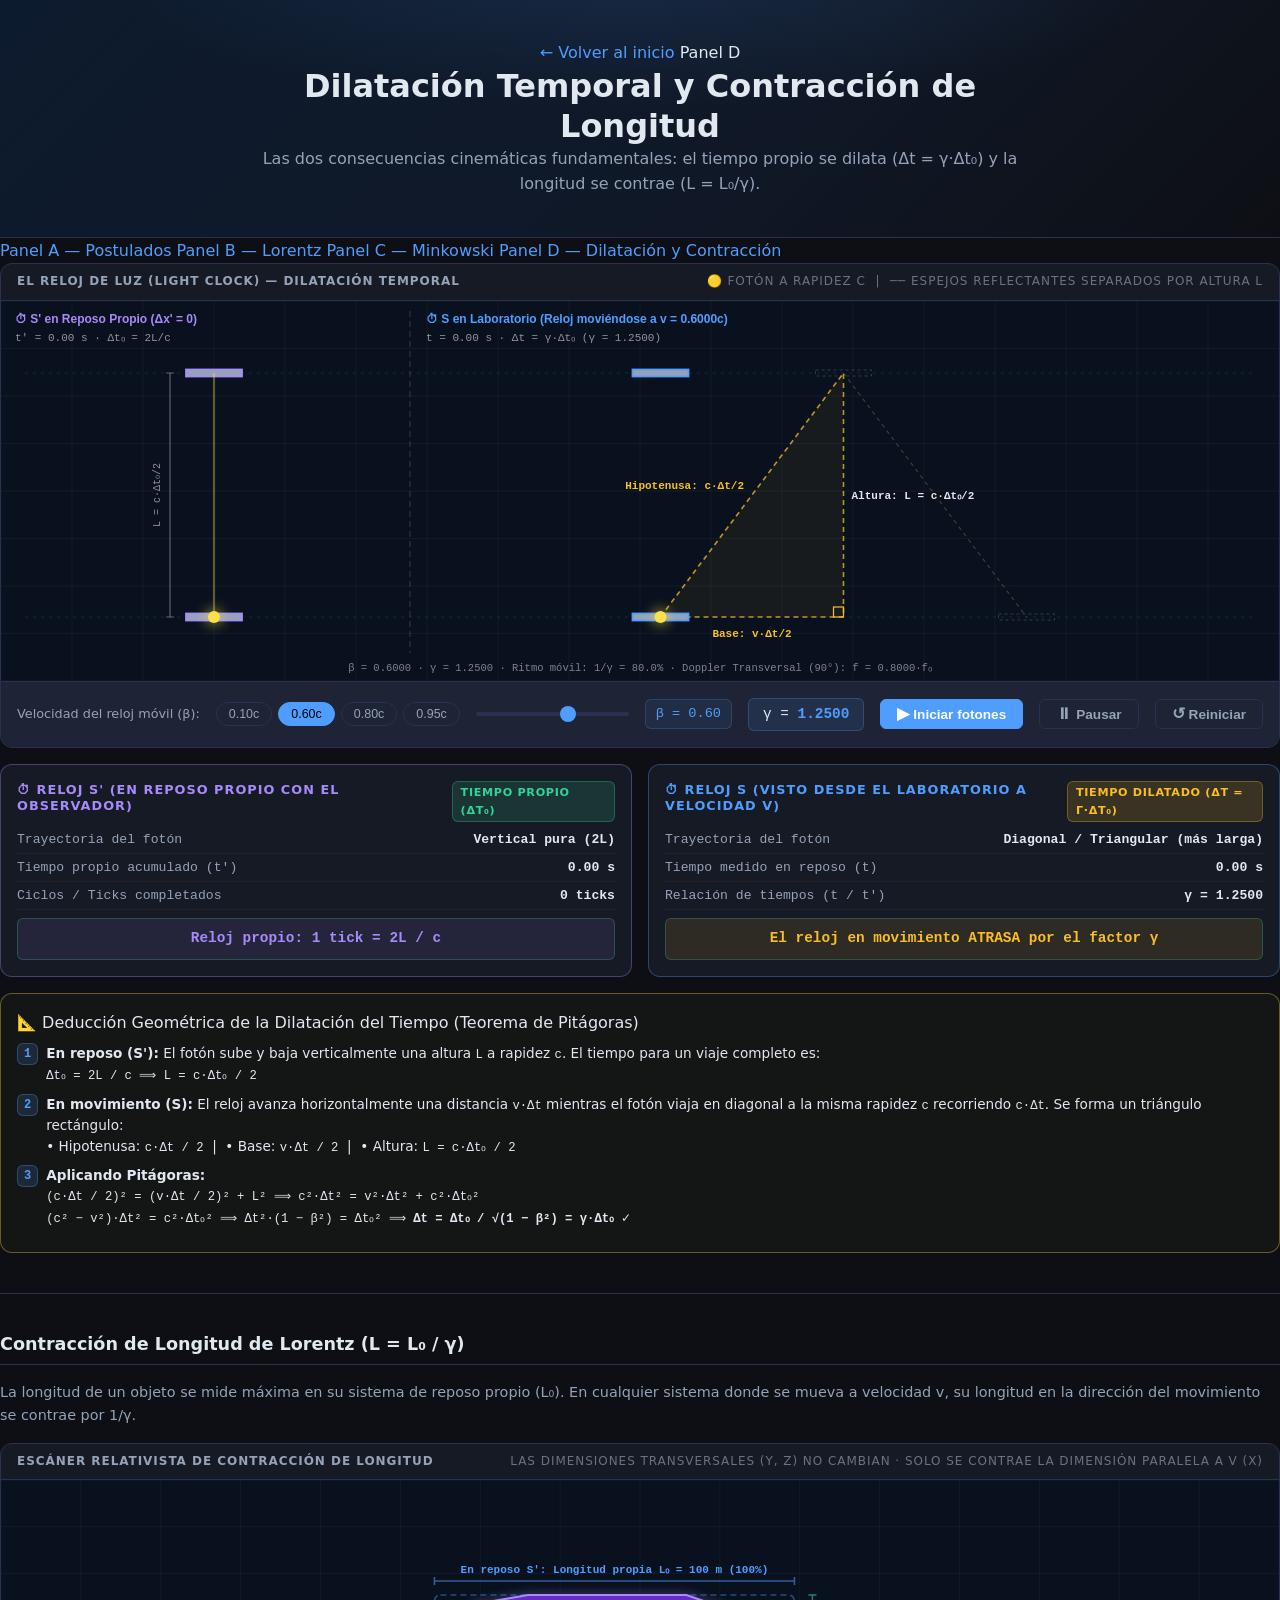
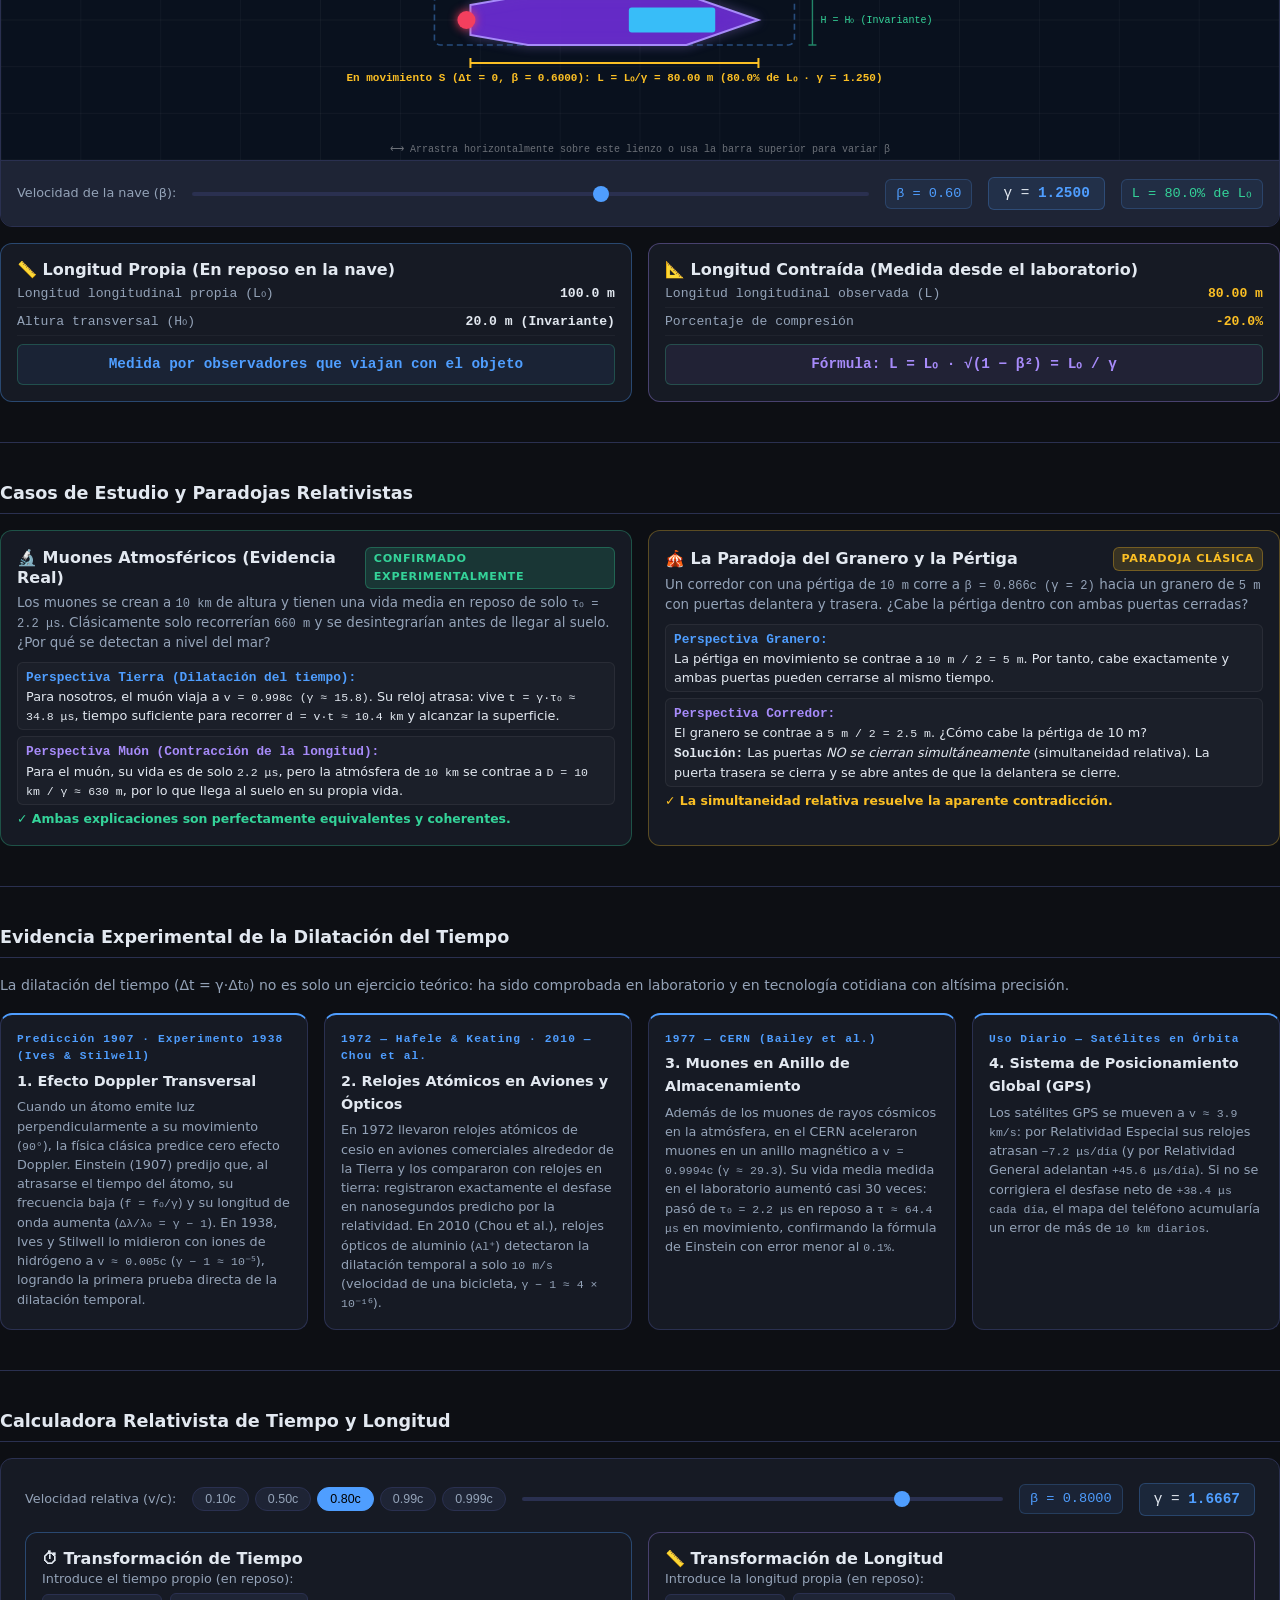
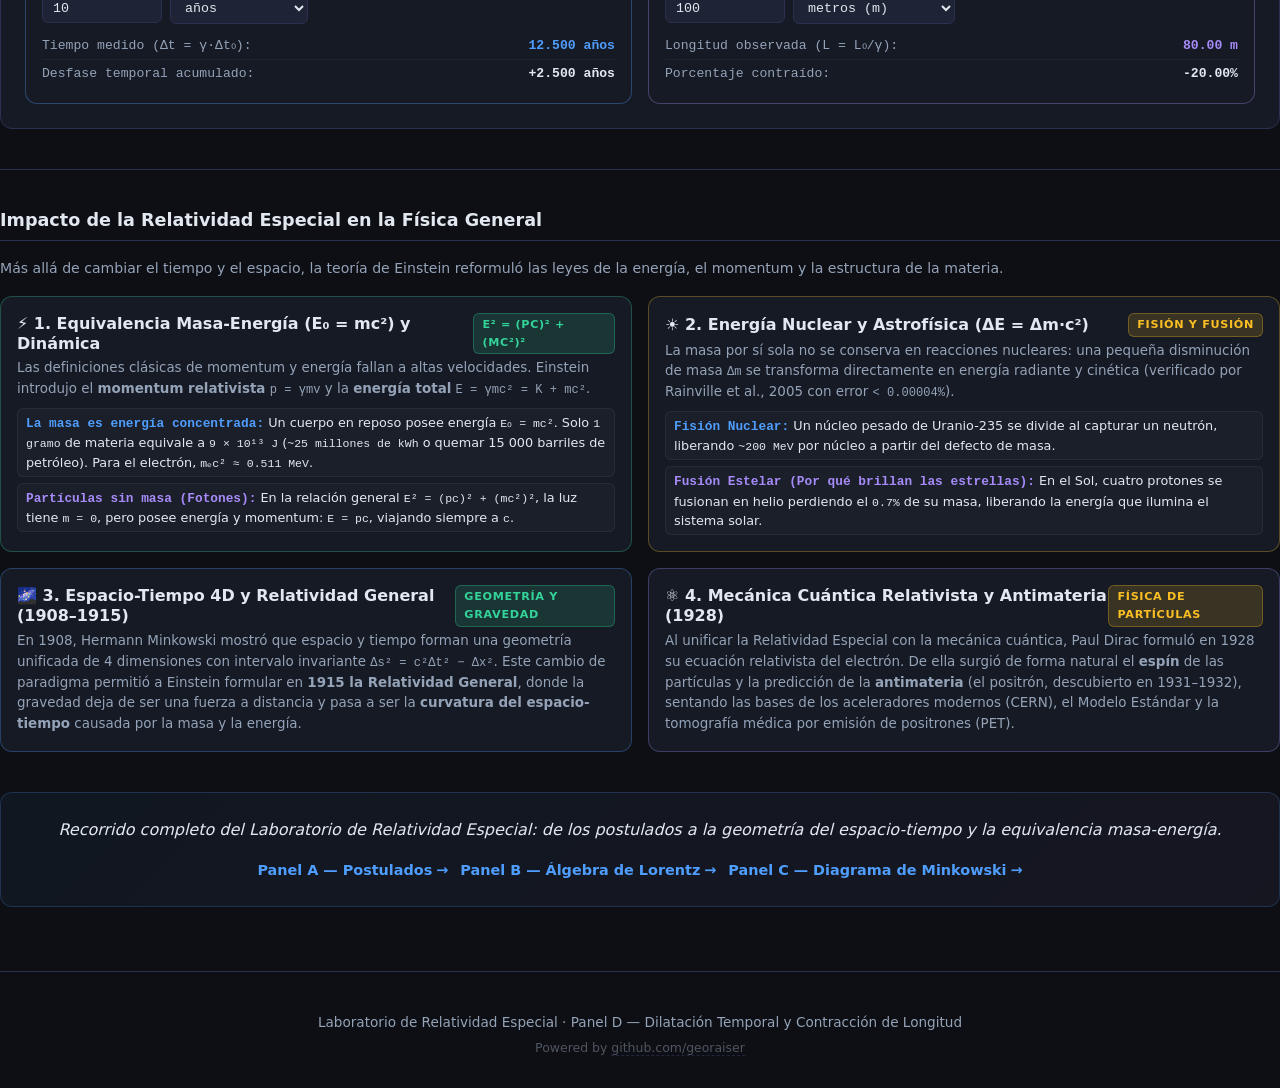
<file: panels/panel-d_backup.html>
<!DOCTYPE html>
<html lang="es">
<head>
  <meta charset="UTF-8" />
  <meta name="viewport" content="width=device-width, initial-scale=1.0" />
  <title>Panel D — Dilatación Temporal y Contracción de Longitud | Laboratorio de Relatividad Especial</title>
  <link rel="stylesheet" href="../css/main.css" />
  <link rel="stylesheet" href="../css/layout.css" />
  <link rel="stylesheet" href="../css/components.css" />
  <link rel="stylesheet" href="../css/panels.css" />
</head>
<body>

<header class="site-header">
  <div class="header-inner">
    <a href="../index.html" class="back-link">← Volver al inicio</a>
    <span class="panel-badge-top">Panel D</span>
    <h1 class="panel-main-title">Dilatación Temporal y Contracción de Longitud</h1>
    <p class="panel-tagline">
      Las dos consecuencias cinemáticas fundamentales: el tiempo propio se dilata (<span class="formula">Δt = γ·Δt₀</span>) y la longitud se contrae (<span class="formula">L = L₀/γ</span>).
    </p>
  </div>
</header>

<!-- Navegación entre paneles -->
<nav class="panel-nav">
  <a href="panel-a.html" class="pnav-btn">Panel A — Postulados</a>
  <a href="panel-b.html" class="pnav-btn">Panel B — Lorentz</a>
  <a href="panel-c.html" class="pnav-btn">Panel C — Minkowski</a>
  <a href="panel-d.html" class="pnav-btn active">Panel D — Dilatación y Contracción</a>
</nav>

<main class="panel-container">

  <!-- ═══════════════════════════════════════════════════════
       HERO 1 — SIMULACIÓN INTERACTIVA: EL RELOJ DE LUZ
  ═══════════════════════════════════════════════════════ -->
  <div class="canvas-wrapper">
    <div class="canvas-title" style="display:flex;justify-content:space-between;align-items:center;flex-wrap:wrap;gap:8px;">
      <span>El Reloj de Luz (Light Clock) — Dilatación Temporal</span>
      <span style="font-size:0.75rem;font-weight:400;color:var(--color-muted);">
        🟡 Fotón a rapidez c &nbsp;|&nbsp; ── Espejos reflectantes separados por altura L
      </span>
    </div>

    <!-- Canvas 2D del reloj de luz -->
    <canvas id="canvas-light-clock"></canvas>

    <!-- Controles de la animación -->
    <div class="anim-controls">
      <span class="anim-label">Velocidad del reloj móvil (β):</span>
      <div class="preset-row" id="presets-d-beta" style="margin-bottom:0;">
        <button class="preset-btn" data-beta="0.10">0.10c</button>
        <button class="preset-btn active-preset" data-beta="0.60">0.60c</button>
        <button class="preset-btn" data-beta="0.80">0.80c</button>
        <button class="preset-btn" data-beta="0.95">0.95c</button>
      </div>
      <input type="range" id="d-speed-slider" class="speed-slider"
             min="0" max="0.98" step="0.01" value="0.6" />
      <span id="d-beta-readout" class="readout">β = 0.60</span>
      <span id="d-gamma-readout" class="gamma-badge">γ = <span id="d-gamma-val">1.2500</span></span>
      <button id="btn-clock-play"  class="btn btn-primary"><span class="btn-icon">▶</span> Iniciar fotones</button>
      <button id="btn-clock-pause" class="btn btn-secondary" disabled><span class="btn-icon">⏸</span> Pausar</button>
      <button id="btn-clock-reset" class="btn btn-secondary"><span class="btn-icon">↺</span> Reiniciar</button>
    </div>
  </div>

  <!-- Tarjetas de lectura de los dos relojes -->
  <div class="obs-grid">
    <!-- Reloj en reposo S' -->
    <div class="obs-card sp-card">
      <div style="display:flex;justify-content:space-between;align-items:center;margin-bottom:var(--space-xs);">
        <h4>⏱ Reloj S' (En reposo propio con el observador)</h4>
        <span class="cs-badge badge-green" id="badge-clock-sp">Tiempo Propio (Δt₀)</span>
      </div>
      <div class="obs-row">
        <span class="obs-key">Trayectoria del fotón</span>
        <span class="obs-val">Vertical pura (2L)</span>
      </div>
      <div class="obs-row">
        <span class="obs-key">Tiempo propio acumulado (t')</span>
        <span class="obs-val" id="clock-sp-t">0.00 s</span>
      </div>
      <div class="obs-row">
        <span class="obs-key">Ciclos / Ticks completados</span>
        <span class="obs-val" id="clock-sp-ticks">0 ticks</span>
      </div>
      <div class="obs-speed-row" id="clock-sp-verdict" style="color:var(--color-accent-2);background:rgba(167,139,250,0.1);">
        Reloj propio: 1 tick = 2L / c
      </div>
    </div>

    <!-- Reloj en movimiento S -->
    <div class="obs-card s-card">
      <div style="display:flex;justify-content:space-between;align-items:center;margin-bottom:var(--space-xs);">
        <h4>⏱ Reloj S (Visto desde el laboratorio a velocidad v)</h4>
        <span class="cs-badge badge-amber" id="badge-clock-s">Tiempo Dilatado (Δt = γ·Δt₀)</span>
      </div>
      <div class="obs-row">
        <span class="obs-key">Trayectoria del fotón</span>
        <span class="obs-val">Diagonal / Triangular (más larga)</span>
      </div>
      <div class="obs-row">
        <span class="obs-key">Tiempo medido en reposo (t)</span>
        <span class="obs-val" id="clock-s-t">0.00 s</span>
      </div>
      <div class="obs-row">
        <span class="obs-key">Relación de tiempos (t / t')</span>
        <span class="obs-val" id="clock-s-ratio">γ = 1.2500</span>
      </div>
      <div class="obs-speed-row" id="clock-s-verdict" style="color:#fbbf24;background:rgba(251,191,36,0.1);">
        El reloj en movimiento ATRASA por el factor γ
      </div>
    </div>
  </div>

  <!-- Deducción geométrica de Pitágoras -->
  <div class="pythagoras-card py-highlight" style="margin-top:var(--space-md);margin-bottom:var(--space-xl);">
    <div class="insight-title" style="margin-bottom:var(--space-sm);">
      📐 Deducción Geométrica de la Dilatación del Tiempo (Teorema de Pitágoras)
    </div>
    <div class="py-step">
      <span class="py-step-num">1</span>
      <div>
        <strong>En reposo (S'):</strong> El fotón sube y baja verticalmente una altura <code>L</code> a rapidez <code>c</code>. El tiempo para un viaje completo es:
        <br/><code>Δt₀ = 2L / c  ⟹  L = c·Δt₀ / 2</code>
      </div>
    </div>
    <div class="py-step">
      <span class="py-step-num">2</span>
      <div>
        <strong>En movimiento (S):</strong> El reloj avanza horizontalmente una distancia <code>v·Δt</code> mientras el fotón viaja en diagonal a la misma rapidez <code>c</code> recorriendo <code>c·Δt</code>. Se forma un triángulo rectángulo:
        <br/>• Hipotenusa: <code>c·Δt / 2</code> &nbsp;|&nbsp; • Base: <code>v·Δt / 2</code> &nbsp;|&nbsp; • Altura: <code>L = c·Δt₀ / 2</code>
      </div>
    </div>
    <div class="py-step">
      <span class="py-step-num">3</span>
      <div>
        <strong>Aplicando Pitágoras:</strong>
        <br/><code>(c·Δt / 2)² = (v·Δt / 2)² + L²  ⟹  c²·Δt² = v²·Δt² + c²·Δt₀²</code>
        <br/><code>(c² − v²)·Δt² = c²·Δt₀²  ⟹  Δt²·(1 − β²) = Δt₀²  ⟹  <strong>Δt = Δt₀ / √(1 − β²) = γ·Δt₀</strong> ✓</code>
      </div>
    </div>
  </div>

  <!-- ═══════════════════════════════════════════════════════
       HERO 2 — ESCÁNER DE CONTRACCIÓN DE LONGITUD
  ═══════════════════════════════════════════════════════ -->
  <hr class="divider" />
  <h3 class="section-heading">Contracción de Longitud de Lorentz (L = L₀ / γ)</h3>
  <p class="section-subheading" style="margin-bottom:var(--space-md);color:var(--color-text-dim);font-size:0.9rem;">
    La longitud de un objeto se mide máxima en su sistema de reposo propio (<span class="formula">L₀</span>). En cualquier sistema donde se mueva a velocidad <span class="formula">v</span>, su longitud en la dirección del movimiento se contrae por <span class="formula">1/γ</span>.
  </p>

  <div class="canvas-wrapper">
    <div class="canvas-title" style="display:flex;justify-content:space-between;align-items:center;flex-wrap:wrap;gap:8px;">
      <span>Escáner Relativista de Contracción de Longitud</span>
      <span style="font-size:0.75rem;font-weight:400;color:var(--color-muted);">
        Las dimensiones transversales (y, z) NO cambian · Solo se contrae la dimensión paralela a v (x)
      </span>
    </div>

    <!-- Canvas de contracción -->
    <canvas id="canvas-contraction"></canvas>

    <!-- Barra de control del escáner -->
    <div class="anim-controls">
      <span class="anim-label">Velocidad de la nave (β):</span>
      <input type="range" id="c-speed-slider" class="speed-slider"
             min="0" max="0.99" step="0.01" value="0.6" />
      <span id="c-beta-readout" class="readout">β = 0.60</span>
      <span class="gamma-badge">γ = <span id="c-gamma-val">1.2500</span></span>
      <span class="readout" style="color:var(--color-success);" id="c-ratio-val">L = 80.0% de L₀</span>
    </div>
  </div>

  <!-- Tarjeta de mediciones del escáner -->
  <div class="d-calc-grid" style="margin-top:var(--space-md);margin-bottom:var(--space-xl);">
    <div class="d-calc-card d-time">
      <h4>📏 Longitud Propia (En reposo en la nave)</h4>
      <div class="obs-row">
        <span class="obs-key">Longitud longitudinal propia (L₀)</span>
        <span class="obs-val" id="scan-l0">100.0 m</span>
      </div>
      <div class="obs-row">
        <span class="obs-key">Altura transversal (H₀)</span>
        <span class="obs-val">20.0 m (Invariante)</span>
      </div>
      <div class="obs-speed-row" style="color:var(--color-accent);background:rgba(79,158,255,0.08);">
        Medida por observadores que viajan con el objeto
      </div>
    </div>

    <div class="d-calc-card d-space">
      <h4>📐 Longitud Contraída (Medida desde el laboratorio)</h4>
      <div class="obs-row">
        <span class="obs-key">Longitud longitudinal observada (L)</span>
        <span class="obs-val" id="scan-l" style="color:#fbbf24;font-weight:700;">80.0 m</span>
      </div>
      <div class="obs-row">
        <span class="obs-key">Porcentaje de compresión</span>
        <span class="obs-val" id="scan-pct" style="color:#fbbf24;">-20.0%</span>
      </div>
      <div class="obs-speed-row" style="color:var(--color-accent-2);background:rgba(167,139,250,0.08);">
        Fórmula: L = L₀ · √(1 − β²) = L₀ / γ
      </div>
    </div>
  </div>

  <!-- ═══════════════════════════════════════════════════════
       CASOS DE ESTUDIO Y PARADOJAS
  ═══════════════════════════════════════════════════════ -->
  <hr class="divider" />
  <h3 class="section-heading">Casos de Estudio y Paradojas Relativistas</h3>

  <div class="case-study-grid" style="margin-bottom:var(--space-xl);">
    <!-- Caso 1: Muones Atmosféricos -->
    <div class="case-study-card cs-muon">
      <div class="cs-header">
        <h4>🔬 Muones Atmosféricos (Evidencia Real)</h4>
        <span class="cs-badge badge-green">Confirmado experimentalmente</span>
      </div>
      <p style="font-size:0.84rem;line-height:1.5;color:var(--color-text-dim);margin-bottom:var(--space-xs);">
        Los muones se crean a <code>10 km</code> de altura y tienen una vida media en reposo de solo <code>τ₀ = 2.2 μs</code>. Clásicamente solo recorrerían <code>660 m</code> y se desintegrarían antes de llegar al suelo. ¿Por qué se detectan a nivel del mar?
      </p>
      <div class="cs-perspective-box">
        <strong style="color:var(--color-accent);">Perspectiva Tierra (Dilatación del tiempo):</strong>
        <br/>Para nosotros, el muón viaja a <code>v = 0.998c (γ ≈ 15.8)</code>. Su reloj atrasa: vive <code>t = γ·τ₀ ≈ 34.8 μs</code>, tiempo suficiente para recorrer <code>d = v·t ≈ 10.4 km</code> y alcanzar la superficie.
      </div>
      <div class="cs-perspective-box" style="margin-top:6px;">
        <strong style="color:var(--color-accent-2);">Perspectiva Muón (Contracción de la longitud):</strong>
        <br/>Para el muón, su vida es de solo <code>2.2 μs</code>, pero la atmósfera de <code>10 km</code> se contrae a <code>D = 10 km / γ ≈ 630 m</code>, por lo que llega al suelo en su propia vida.
      </div>
      <p style="font-size:0.78rem;color:var(--color-success);margin-top:var(--space-xs);font-weight:600;">
        ✓ Ambas explicaciones son perfectamente equivalentes y coherentes.
      </p>
    </div>

    <!-- Caso 2: Paradoja del Granero y la Pértiga -->
    <div class="case-study-card cs-barn">
      <div class="cs-header">
        <h4>🎪 La Paradoja del Granero y la Pértiga</h4>
        <span class="cs-badge badge-amber">Paradoja Clásica</span>
      </div>
      <p style="font-size:0.84rem;line-height:1.5;color:var(--color-text-dim);margin-bottom:var(--space-xs);">
        Un corredor con una pértiga de <code>10 m</code> corre a <code>β = 0.866c (γ = 2)</code> hacia un granero de <code>5 m</code> con puertas delantera y trasera. ¿Cabe la pértiga dentro con ambas puertas cerradas?
      </p>
      <div class="cs-perspective-box">
        <strong style="color:var(--color-accent);">Perspectiva Granero:</strong>
        <br/>La pértiga en movimiento se contrae a <code>10 m / 2 = 5 m</code>. Por tanto, cabe exactamente y ambas puertas pueden cerrarse al mismo tiempo.
      </div>
      <div class="cs-perspective-box" style="margin-top:6px;">
        <strong style="color:var(--color-accent-2);">Perspectiva Corredor:</strong>
        <br/>El granero se contrae a <code>5 m / 2 = 2.5 m</code>. ¿Cómo cabe la pértiga de 10 m?
        <br/><strong>Solución:</strong> Las puertas <em>NO se cierran simultáneamente</em> (simultaneidad relativa). La puerta trasera se cierra y se abre antes de que la delantera se cierre.
      </div>
      <p style="font-size:0.78rem;color:#fbbf24;margin-top:var(--space-xs);font-weight:600;">
        ✓ La simultaneidad relativa resuelve la aparente contradicción.
      </p>
    </div>
  </div>

  <!-- ═══════════════════════════════════════════════════════
       EVIDENCIA EXPERIMENTAL DE LA DILATACIÓN DEL TIEMPO (RE.pdf)
  ═══════════════════════════════════════════════════════ -->
  <hr class="divider" />
  <h3 class="section-heading">Evidencia Experimental de la Dilatación del Tiempo</h3>
  <p class="section-subheading" style="margin-bottom:var(--space-md);color:var(--color-text-dim);font-size:0.88rem;">
    La dilatación del tiempo (<span class="formula">Δt = γ·Δt₀</span>) no es solo un ejercicio teórico: ha sido comprobada en laboratorio y en tecnología cotidiana con altísima precisión.
  </p>

  <div class="evidence-grid" style="grid-template-columns:repeat(auto-fit,minmax(240px,1fr));margin-bottom:var(--space-xl);">
    <!-- 1. Doppler Transversal -->
    <div class="evidence-card">
      <div class="ev-year">Predicción 1907 · Experimento 1938 (Ives &amp; Stilwell)</div>
      <div class="ev-title">1. Efecto Doppler Transversal</div>
      <div class="ev-body">
        Cuando un átomo emite luz perpendicularmente a su movimiento (<code>90°</code>), la física clásica predice cero efecto Doppler. Einstein (1907) predijo que, al atrasarse el tiempo del átomo, su frecuencia baja (<code>f = f₀/γ</code>) y su longitud de onda aumenta (<code>Δλ/λ₀ = γ − 1</code>). En 1938, Ives y Stilwell lo midieron con iones de hidrógeno a <code>v ≈ 0.005c</code> (<code>γ − 1 ≈ 10⁻⁵</code>), logrando la primera prueba directa de la dilatación temporal.
      </div>
    </div>

    <!-- 2. Hafele & Keating + Relojes Ópticos -->
    <div class="evidence-card">
      <div class="ev-year">1972 — Hafele &amp; Keating · 2010 — Chou et al.</div>
      <div class="ev-title">2. Relojes Atómicos en Aviones y Ópticos</div>
      <div class="ev-body">
        En 1972 llevaron relojes atómicos de cesio en aviones comerciales alrededor de la Tierra y los compararon con relojes en tierra: registraron exactamente el desfase en nanosegundos predicho por la relatividad. En 2010 (Chou et al.), relojes ópticos de aluminio (<code>Al⁺</code>) detectaron la dilatación temporal a solo <code>10 m/s</code> (velocidad de una bicicleta, <code>γ − 1 ≈ 4 × 10⁻¹⁶</code>).
      </div>
    </div>

    <!-- 3. Muones en Anillo CERN -->
    <div class="evidence-card">
      <div class="ev-year">1977 — CERN (Bailey et al.)</div>
      <div class="ev-title">3. Muones en Anillo de Almacenamiento</div>
      <div class="ev-body">
        Además de los muones de rayos cósmicos en la atmósfera, en el CERN aceleraron muones en un anillo magnético a <code>v = 0.9994c</code> (<code>γ ≈ 29.3</code>). Su vida media medida en el laboratorio aumentó casi 30 veces: pasó de <code>τ₀ = 2.2 μs</code> en reposo a <code>τ ≈ 64.4 μs</code> en movimiento, confirmando la fórmula de Einstein con error menor al <code>0.1%</code>.
      </div>
    </div>

    <!-- 4. GPS -->
    <div class="evidence-card">
      <div class="ev-year">Uso Diario — Satélites en Órbita</div>
      <div class="ev-title">4. Sistema de Posicionamiento Global (GPS)</div>
      <div class="ev-body">
        Los satélites GPS se mueven a <code>v ≈ 3.9 km/s</code>: por Relatividad Especial sus relojes atrasan <code>−7.2 μs/día</code> (y por Relatividad General adelantan <code>+45.6 μs/día</code>). Si no se corrigiera el desfase neto de <code>+38.4 μs cada día</code>, el mapa del teléfono acumularía un error de más de <code>10 km diarios</code>.
      </div>
    </div>
  </div>

  <!-- ═══════════════════════════════════════════════════════
       CALCULADORA DE TRANSFORMACIONES CINEMÁTICAS
  ═══════════════════════════════════════════════════════ -->
  <hr class="divider" />
  <h3 class="section-heading">Calculadora Relativista de Tiempo y Longitud</h3>

  <div class="info-box" style="padding:var(--space-lg);margin-bottom:var(--space-xl);">
    <div class="slider-row">
      <span class="anim-label">Velocidad relativa (v/c):</span>
      <div class="preset-row" id="presets-d-calc" style="margin-bottom:0;">
        <button class="preset-btn" data-b="0.10">0.10c</button>
        <button class="preset-btn" data-b="0.50">0.50c</button>
        <button class="preset-btn active-preset" data-b="0.80">0.80c</button>
        <button class="preset-btn" data-b="0.99">0.99c</button>
        <button class="preset-btn" data-b="0.999">0.999c</button>
      </div>
      <input type="range" id="calc-b-slider" class="slider-generic" min="0" max="0.999" step="0.001" value="0.80" />
      <span id="calc-b-readout" class="readout" style="min-width:100px;">β = 0.8000</span>
      <span class="gamma-badge" style="min-width:110px;">γ = <span id="calc-g-val">1.6667</span></span>
    </div>

    <div class="d-calc-grid" style="margin-top:var(--space-md);">
      <div class="d-calc-card d-time">
        <h4>⏱ Transformación de Tiempo</h4>
        <div style="margin-bottom:var(--space-xs);font-size:0.8rem;color:var(--color-text-dim);">
          Introduce el tiempo propio (en reposo):
        </div>
        <div style="display:flex;gap:8px;align-items:center;margin-bottom:var(--space-sm);">
          <input type="number" id="input-t0" value="10" min="0.01" step="any"
                 style="background:var(--color-surface-2);border:1px solid var(--color-border);color:var(--color-text);padding:6px 10px;border-radius:var(--radius-sm);width:120px;font-family:var(--font-mono);" />
          <select id="unit-t0" style="background:var(--color-surface-2);border:1px solid var(--color-border);color:var(--color-text);padding:6px 10px;border-radius:var(--radius-sm);font-family:var(--font-mono);">
            <option value="s">segundos (s)</option>
            <option value="min">minutos</option>
            <option value="h">horas</option>
            <option value="años" selected>años</option>
          </select>
        </div>
        <div class="obs-row">
          <span class="obs-key">Tiempo medido (Δt = γ·Δt₀):</span>
          <span class="obs-val" id="res-t" style="color:var(--color-accent);font-weight:700;">16.667 años</span>
        </div>
        <div class="obs-row">
          <span class="obs-key">Desfase temporal acumulado:</span>
          <span class="obs-val" id="res-dt-diff">+6.667 años</span>
        </div>
      </div>

      <div class="d-calc-card d-space">
        <h4>📏 Transformación de Longitud</h4>
        <div style="margin-bottom:var(--space-xs);font-size:0.8rem;color:var(--color-text-dim);">
          Introduce la longitud propia (en reposo):
        </div>
        <div style="display:flex;gap:8px;align-items:center;margin-bottom:var(--space-sm);">
          <input type="number" id="input-l0" value="100" min="0.01" step="any"
                 style="background:var(--color-surface-2);border:1px solid var(--color-border);color:var(--color-text);padding:6px 10px;border-radius:var(--radius-sm);width:120px;font-family:var(--font-mono);" />
          <select id="unit-l0" style="background:var(--color-surface-2);border:1px solid var(--color-border);color:var(--color-text);padding:6px 10px;border-radius:var(--radius-sm);font-family:var(--font-mono);">
            <option value="m" selected>metros (m)</option>
            <option value="km">kilómetros (km)</option>
            <option value="al">años luz (al)</option>
          </select>
        </div>
        <div class="obs-row">
          <span class="obs-key">Longitud observada (L = L₀/γ):</span>
          <span class="obs-val" id="res-l" style="color:var(--color-accent-2);font-weight:700;">60.000 m</span>
        </div>
        <div class="obs-row">
          <span class="obs-key">Porcentaje contraído:</span>
          <span class="obs-val" id="res-l-pct">-40.00%</span>
        </div>
      </div>
    </div>
  </div>

  <!-- ═══════════════════════════════════════════════════════
       IMPACTO DE LA RELATIVIDAD ESPECIAL EN LA FÍSICA GENERAL
  ═══════════════════════════════════════════════════════ -->
  <hr class="divider" />
  <h3 class="section-heading">Impacto de la Relatividad Especial en la Física General</h3>
  <p class="section-subheading" style="margin-bottom:var(--space-md);color:var(--color-text-dim);font-size:0.88rem;">
    Más allá de cambiar el tiempo y el espacio, la teoría de Einstein reformuló las leyes de la energía, el momentum y la estructura de la materia.
  </p>

  <div class="case-study-grid" style="margin-bottom:var(--space-xl);">
    <!-- 1. E = mc² y Dinámica Relativista -->
    <div class="case-study-card cs-muon">
      <div class="cs-header">
        <h4>⚡ 1. Equivalencia Masa-Energía (E₀ = mc²) y Dinámica</h4>
        <span class="cs-badge badge-green">E² = (pc)² + (mc²)²</span>
      </div>
      <p style="font-size:0.84rem;line-height:1.55;color:var(--color-text-dim);margin-bottom:var(--space-xs);">
        Las definiciones clásicas de momentum y energía fallan a altas velocidades. Einstein introdujo el <strong>momentum relativista</strong> <code>p = γmv</code> y la <strong>energía total</strong> <code>E = γmc² = K + mc²</code>.
      </p>
      <div class="cs-perspective-box">
        <strong style="color:var(--color-accent);">La masa es energía concentrada:</strong> Un cuerpo en reposo posee energía <code>E₀ = mc²</code>. Solo <code>1 gramo</code> de materia equivale a <code>9 × 10¹³ J</code> (<code>~25 millones de kWh</code> o quemar 15 000 barriles de petróleo). Para el electrón, <code>mₑc² ≈ 0.511 MeV</code>.
      </div>
      <div class="cs-perspective-box" style="margin-top:6px;">
        <strong style="color:var(--color-accent-2);">Partículas sin masa (Fotones):</strong> En la relación general <code>E² = (pc)² + (mc²)²</code>, la luz tiene <code>m = 0</code>, pero posee energía y momentum: <code>E = pc</code>, viajando siempre a <code>c</code>.
      </div>
    </div>

    <!-- 2. Física Nuclear y Estelar -->
    <div class="case-study-card cs-barn">
      <div class="cs-header">
        <h4>☀️ 2. Energía Nuclear y Astrofísica (ΔE = Δm·c²)</h4>
        <span class="cs-badge badge-amber">Fisión y Fusión</span>
      </div>
      <p style="font-size:0.84rem;line-height:1.55;color:var(--color-text-dim);margin-bottom:var(--space-xs);">
        La masa por sí sola no se conserva en reacciones nucleares: una pequeña disminución de masa <code>Δm</code> se transforma directamente en energía radiante y cinética (verificado por Rainville et al., 2005 con error <code>&lt; 0.00004%</code>).
      </p>
      <div class="cs-perspective-box">
        <strong style="color:var(--color-accent);">Fisión Nuclear:</strong> Un núcleo pesado de Uranio-235 se divide al capturar un neutrón, liberando <code>~200 MeV</code> por núcleo a partir del defecto de masa.
      </div>
      <div class="cs-perspective-box" style="margin-top:6px;">
        <strong style="color:var(--color-accent-2);">Fusión Estelar (Por qué brillan las estrellas):</strong> En el Sol, cuatro protones se fusionan en helio perdiendo el <code>0.7%</code> de su masa, liberando la energía que ilumina el sistema solar.
      </div>
    </div>

    <!-- 3. Espacio-Tiempo y Relatividad General -->
    <div class="case-study-card" style="border-color:rgba(79,158,255,0.3);">
      <div class="cs-header">
        <h4>🌌 3. Espacio-Tiempo 4D y Relatividad General (1908–1915)</h4>
        <span class="cs-badge badge-green">Geometría y Gravedad</span>
      </div>
      <p style="font-size:0.84rem;line-height:1.55;color:var(--color-text-dim);margin:0;">
        En 1908, Hermann Minkowski mostró que espacio y tiempo forman una geometría unificada de 4 dimensiones con intervalo invariante <code>Δs² = c²Δt² − Δx²</code>. Este cambio de paradigma permitió a Einstein formular en <strong>1915 la Relatividad General</strong>, donde la gravedad deja de ser una fuerza a distancia y pasa a ser la <strong>curvatura del espacio-tiempo</strong> causada por la masa y la energía.
      </p>
    </div>

    <!-- 4. Física Cuántica Relativista y Antimateria -->
    <div class="case-study-card" style="border-color:rgba(167,139,250,0.3);">
      <div class="cs-header">
        <h4>⚛️ 4. Mecánica Cuántica Relativista y Antimateria (1928)</h4>
        <span class="cs-badge badge-amber">Física de Partículas</span>
      </div>
      <p style="font-size:0.84rem;line-height:1.55;color:var(--color-text-dim);margin:0;">
        Al unificar la Relatividad Especial con la mecánica cuántica, Paul Dirac formuló en 1928 su ecuación relativista del electrón. De ella surgió de forma natural el <strong>espín</strong> de las partículas y la predicción de la <strong>antimateria</strong> (el positrón, descubierto en 1931–1932), sentando las bases de los aceleradores modernos (CERN), el Modelo Estándar y la tomografía médica por emisión de positrones (PET).
      </p>
    </div>
  </div>

  <!-- Transición a Panel A, B y C -->
  <div class="transition-box">
    <p>
      Recorrido completo del Laboratorio de Relatividad Especial: de los postulados a la geometría del espacio-tiempo y la equivalencia masa-energía.
    </p>
    <div style="display:flex;gap:12px;justify-content:center;flex-wrap:wrap;">
      <a href="panel-a.html" class="next-link">Panel A — Postulados</a>
      <a href="panel-b.html" class="next-link">Panel B — Álgebra de Lorentz</a>
      <a href="panel-c.html" class="next-link">Panel C — Diagrama de Minkowski</a>
    </div>
  </div>

</main>

<footer class="site-footer">
  <p>Laboratorio de Relatividad Especial · Panel D — Dilatación Temporal y Contracción de Longitud</p>
  <p class="footer-credit">Powered by <a href="https://github.com/georaiser/" target="_blank" rel="noopener">github.com/georaiser</a></p>
</footer>

<script src="../js/physics/lorentz.js"></script>
<script src="../js/panels/panel-d.js"></script>

</body>
</html>
</file>
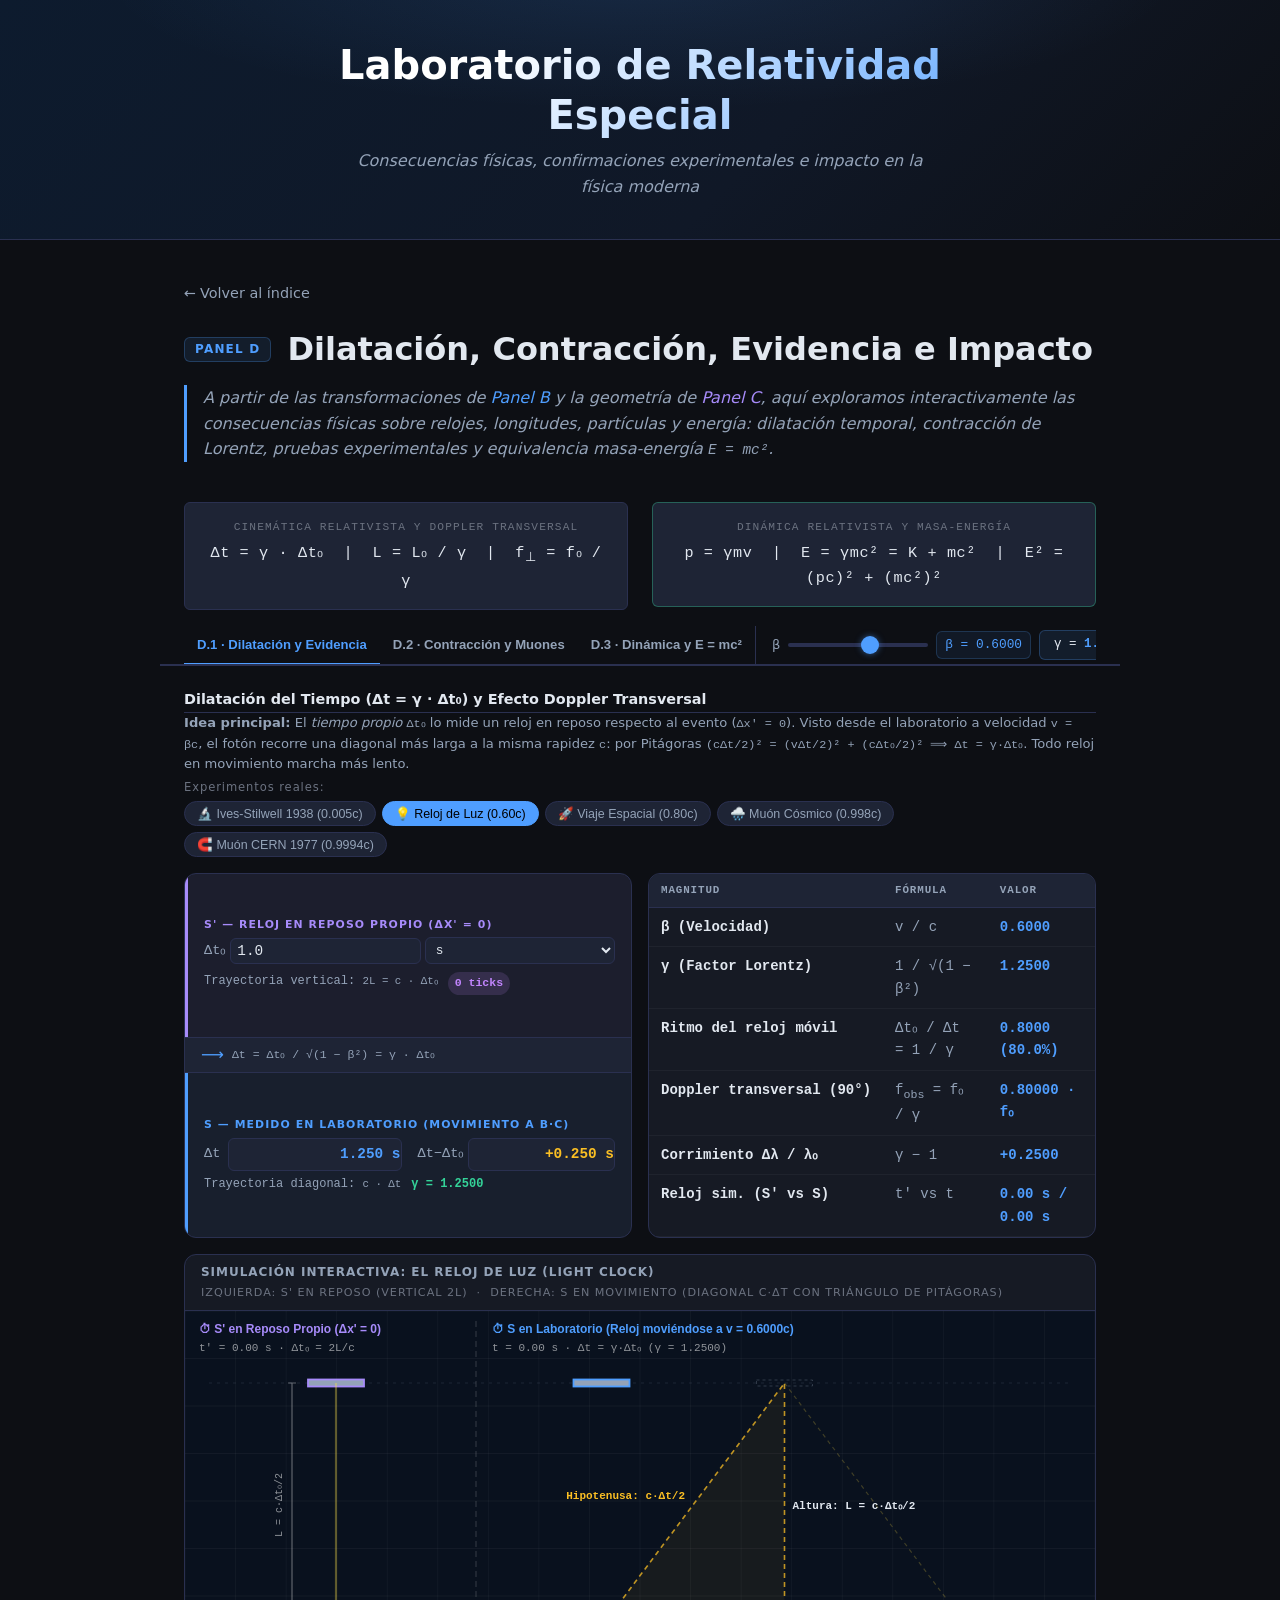
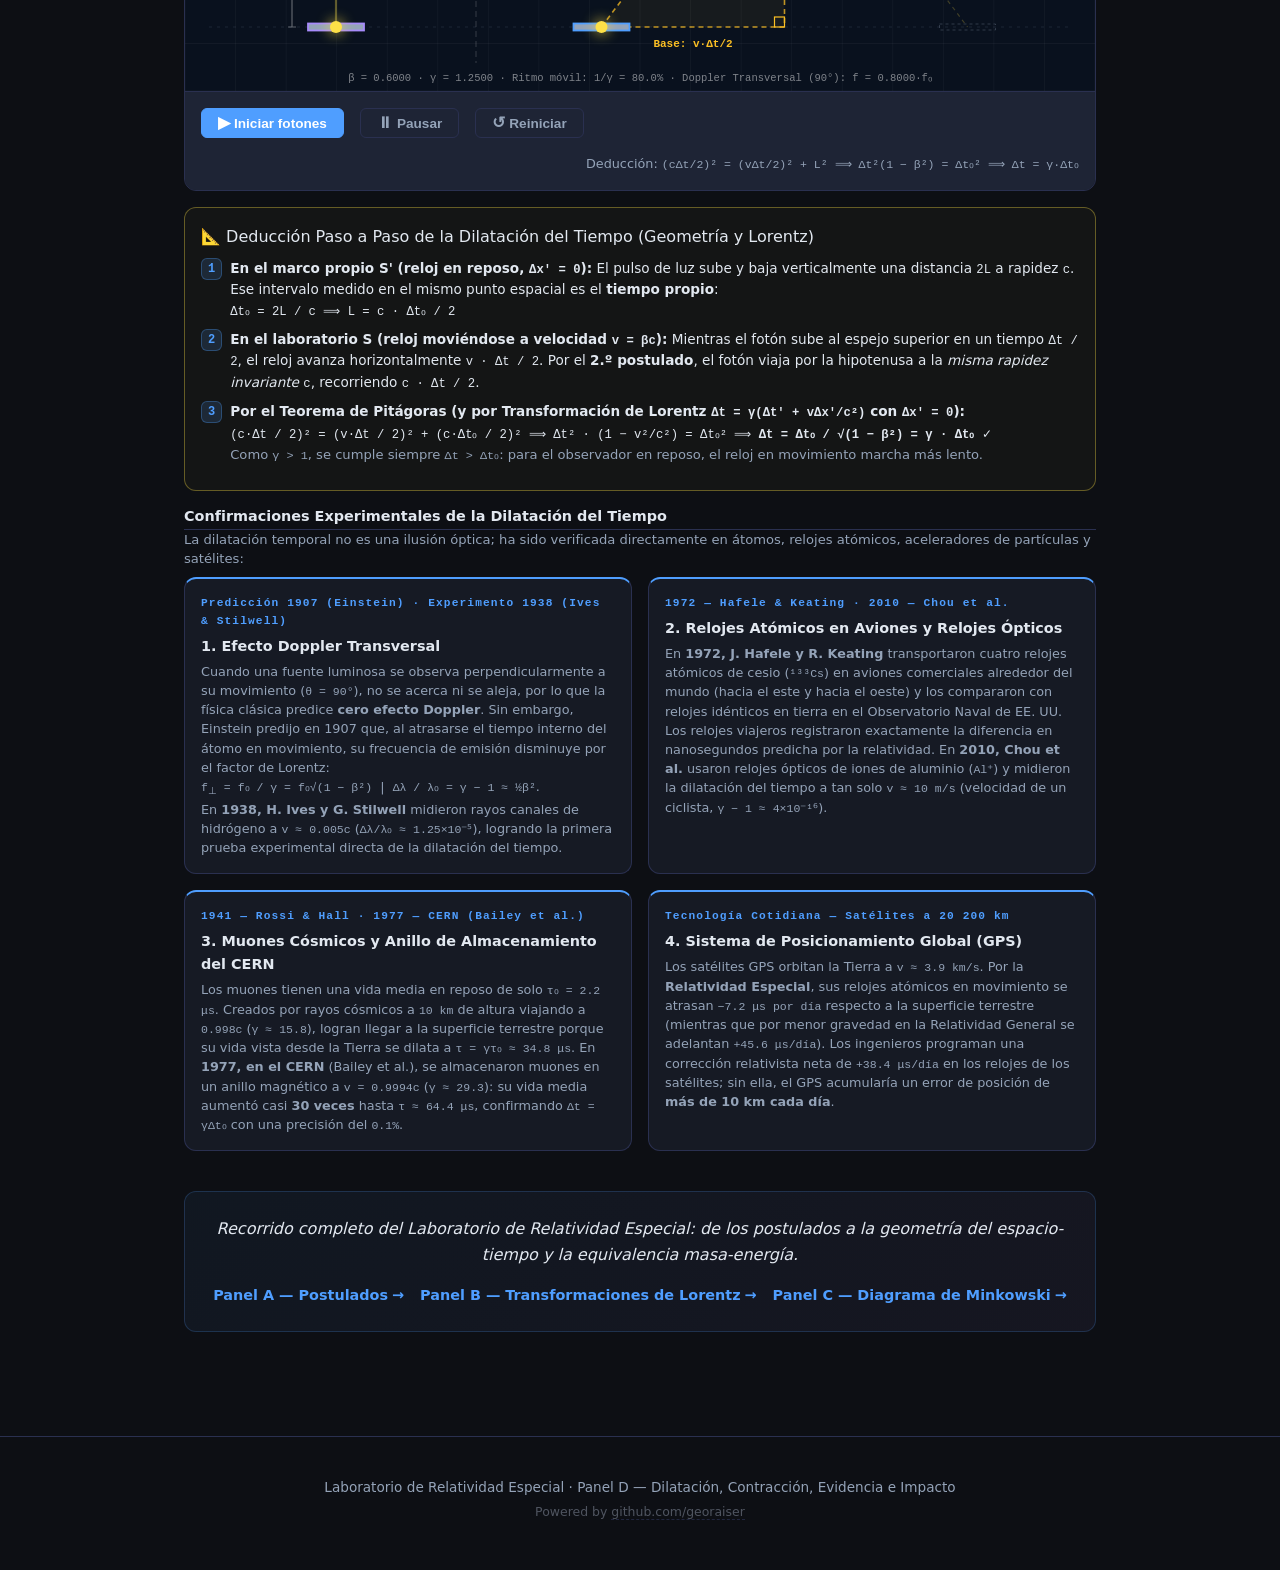
<file: panels/panel-d_backup2.html>
<!DOCTYPE html>
<html lang="es">
<head>
  <meta charset="UTF-8" />
  <meta name="viewport" content="width=device-width, initial-scale=1.0" />
  <title>Panel D — Dilatación, Contracción, Evidencia e Impacto</title>
  <link rel="stylesheet" href="../css/main.css" />
  <link rel="stylesheet" href="../css/layout.css" />
  <link rel="stylesheet" href="../css/components.css" />
  <link rel="stylesheet" href="../css/panels.css" />
</head>
<body>

<header class="site-header">
  <div class="header-inner">
    <h1 class="site-title">Laboratorio de Relatividad Especial</h1>
    <p class="site-subtitle">Consecuencias físicas, confirmaciones experimentales e impacto en la física moderna</p>
  </div>
</header>

<main class="panel-page">

  <a href="../index.html" class="panel-back-link">Volver al índice</a>

  <div class="panel-header">
    <div class="panel-heading">
      <span class="panel-tag">Panel D</span>
      <h2 class="panel-title-large">Dilatación, Contracción, Evidencia e Impacto</h2>
    </div>
    <p class="panel-question">
      A partir de las transformaciones de <a href="panel-b.html" style="color:var(--color-accent);">Panel B</a>
      y la geometría de <a href="panel-c.html" style="color:var(--color-accent-2);">Panel C</a>,
      aquí exploramos interactivamente las consecuencias físicas sobre relojes, longitudes, partículas y energía:
      dilatación temporal, contracción de Lorentz, pruebas experimentales y equivalencia masa-energía <code>E = mc²</code>.
    </p>
  </div>

  <!-- Fórmulas maestras de referencia -->
  <div class="two-col formula-header">
    <div class="formula-box">
      <div class="formula-label">Cinemática Relativista y Doppler Transversal</div>
      Δt = γ · Δt₀ &nbsp;|&nbsp; L = L₀ / γ &nbsp;|&nbsp; f<sub>⊥</sub> = f₀ / γ
    </div>
    <div class="formula-box" style="border-color:rgba(52,211,153,0.35);">
      <div class="formula-label">Dinámica Relativista y Masa-Energía</div>
      p = γmv &nbsp;|&nbsp; E = γmc² = K + mc² &nbsp;|&nbsp; E² = (pc)² + (mc²)²
    </div>
  </div>

  <!-- ══════════════════════════════════════════════
       BARRA STICKY: TABS + SLIDER β GLOBAL
  ══════════════════════════════════════════════ -->
  <div class="tab-control-bar">
    <div class="tab-bar-inline">
      <button class="tab-btn active" data-tab="tab-dilation"   >D.1 · Dilatación y Evidencia</button>
      <button class="tab-btn"        data-tab="tab-contraction">D.2 · Contracción y Muones</button>
      <button class="tab-btn"        data-tab="tab-dynamics"   >D.3 · Dinámica y E = mc²</button>
    </div>
    <div class="beta-inline-ctrl">
      <label for="global-beta-slider">β</label>
      <input type="range" id="global-beta-slider" class="beta-slider"
             min="0" max="0.9995" step="0.0005" value="0.6" />
      <span class="readout" id="beta-label">β = 0.6000</span>
      <span class="gamma-badge">γ = <span id="gamma-label">1.2500</span></span>
      <span class="readout k-readout" id="invgamma-label">1/γ = 0.8000</span>
    </div>
  </div>


  <!-- ══════════════════════════════════════════════
       TAB D.1 — DILATACIÓN TEMPORAL Y EVIDENCIA EXPERIMENTAL
  ══════════════════════════════════════════════ -->
  <div id="tab-dilation" class="tab-panel active">

    <!-- Fila superior: Idea principal y Presets experimentales -->
    <div style="margin-bottom:var(--space-md);">
      <h3 class="section-heading sm-heading">Dilatación del Tiempo (Δt = γ · Δt₀) y Efecto Doppler Transversal</h3>
      <p class="mk-desc" style="margin-bottom:var(--space-xs);">
        <strong>Idea principal:</strong> El <em>tiempo propio</em> <code>Δt₀</code> lo mide un reloj en reposo respecto al evento (<code>Δx' = 0</code>).
        Visto desde el laboratorio a velocidad <code>v = βc</code>, el fotón recorre una diagonal más larga a la misma rapidez <code>c</code>:
        por Pitágoras <code>(cΔt/2)² = (vΔt/2)² + (cΔt₀/2)² ⟹ Δt = γ·Δt₀</code>. Todo reloj en movimiento marcha más lento.
      </p>

      <div class="preset-section" style="margin-bottom:var(--space-sm);">
        <span class="preset-label">Experimentos reales:</span>
        <div class="preset-row" id="presets-d1" style="margin-bottom:0;">
          <button class="preset-btn" data-beta="0.005" data-t0="1.0">🔬 Ives-Stilwell 1938 (0.005c)</button>
          <button class="preset-btn active-preset" data-beta="0.60" data-t0="1.0">💡 Reloj de Luz (0.60c)</button>
          <button class="preset-btn" data-beta="0.80" data-t0="10.0">🚀 Viaje Espacial (0.80c)</button>
          <button class="preset-btn" data-beta="0.998" data-t0="2.2">🌧️ Muón Cósmico (0.998c)</button>
          <button class="preset-btn" data-beta="0.9994" data-t0="2.2">🧲 Muón CERN 1977 (0.9994c)</button>
        </div>
      </div>
    </div>

    <!-- Fila intermedia: Transform Card (izq.) + Tabla de Magnitudes (der.) -->
    <div class="two-col" style="gap:var(--space-md);margin-bottom:var(--space-md);align-items:stretch;">
      <!-- Tarjeta S' → S -->
      <div class="transform-card" style="margin-bottom:0;">
        <div class="tc-system sp-system">
          <div class="tc-sys-label">S' — Reloj en reposo propio (Δx' = 0)</div>
          <div class="tc-inputs">
            <div class="tc-row">
              <span class="tc-key">Δt₀</span>
              <input type="number" id="input-t0" class="coord-input tc-input" value="1.0" min="0.01" step="0.5" />
              <select id="unit-t0" class="coord-input" style="width:auto;padding:4px 6px;font-size:0.8rem;">
                <option value="μs">μs</option>
                <option value="s" selected>s</option>
                <option value="años">años</option>
              </select>
            </div>
          </div>
          <div class="tc-meta">
            <span>Trayectoria vertical: <code>2L = c · Δt₀</code></span>
            &ensp;<span class="annotation annotation-purple" id="clock-sp-ticks">0 ticks</span>
          </div>
        </div>

        <div class="tc-arrow">
          <span>⟶</span>
          <code>Δt = Δt₀ / √(1 − β²) = γ · Δt₀</code>
        </div>

        <div class="tc-system s-system">
          <div class="tc-sys-label">S — Medido en laboratorio (movimiento a β·c)</div>
          <div class="tc-inputs">
            <div class="tc-row">
              <span class="tc-key">Δt</span>
              <div class="coord-output tc-output" id="res-t" style="color:var(--color-accent);">1.250 s</div>
            </div>
            <div class="tc-row">
              <span class="tc-key">Δt−Δt₀</span>
              <div class="coord-output tc-output" id="res-dt-diff" style="color:#fbbf24;">+0.250 s</div>
            </div>
          </div>
          <div class="tc-meta">
            <span>Trayectoria diagonal: <code>c · Δt</code></span>
            &ensp;<span style="color:var(--color-success);font-weight:600;" id="clock-s-ratio">γ = 1.2500</span>
          </div>
        </div>
      </div>

      <!-- Tabla de magnitudes de dilatación y Doppler transversal -->
      <div class="info-box" style="padding:0;overflow:hidden;margin-bottom:0;display:flex;flex-direction:column;height:100%;">
        <table class="formula-table" style="height:100%;">
          <thead><tr><th>Magnitud</th><th>Fórmula</th><th>Valor</th></tr></thead>
          <tbody>
            <tr><td>β (Velocidad)</td><td>v / c</td><td id="d1-tbl-beta">0.6000</td></tr>
            <tr><td>γ (Factor Lorentz)</td><td>1 / √(1 − β²)</td><td id="d1-tbl-gamma">1.2500</td></tr>
            <tr><td>Ritmo del reloj móvil</td><td>Δt₀ / Δt = 1 / γ</td><td id="d1-tbl-rate">0.8000 (80.0%)</td></tr>
            <tr><td>Doppler transversal (90°)</td><td>f<sub>obs</sub> = f₀ / γ</td><td id="d1-tbl-freq">0.80000 · f₀</td></tr>
            <tr><td>Corrimiento Δλ / λ₀</td><td>γ − 1</td><td id="d1-tbl-dlambda">+0.2500</td></tr>
            <tr><td>Reloj sim. (S' vs S)</td><td>t' vs t</td><td><span id="clock-sp-t">0.00 s</span> / <span id="clock-s-t">0.00 s</span></td></tr>
          </tbody>
        </table>
      </div>
    </div>

    <!-- CANVAS FULL WIDTH: El Reloj de Luz -->
    <div class="canvas-wrapper" style="margin-bottom:var(--space-md);">
      <div class="canvas-title">
        Simulación Interactiva: El Reloj de Luz (Light Clock)
        <span class="canvas-subtitle">Izquierda: S' en reposo (vertical 2L) &nbsp;·&nbsp; Derecha: S en movimiento (diagonal c·Δt con triángulo de Pitágoras)</span>
      </div>
      <canvas id="canvas-light-clock"></canvas>
      <div class="anim-controls">
        <button id="btn-clock-play"  class="btn btn-primary"><span class="btn-icon">▶</span> Iniciar fotones</button>
        <button id="btn-clock-pause" class="btn btn-secondary" disabled><span class="btn-icon">⏸</span> Pausar</button>
        <button id="btn-clock-reset" class="btn btn-secondary"><span class="btn-icon">↺</span> Reiniciar</button>
        <span style="font-size:0.8rem;color:var(--color-text-dim);margin-left:auto;">
          Deducción: <code>(cΔt/2)² = (vΔt/2)² + L² ⟹ Δt²(1 − β²) = Δt₀² ⟹ Δt = γ·Δt₀</code>
        </span>
      </div>
    </div>

    <!-- Deducción Geométrica y Algebraica paso a paso -->
    <div class="pythagoras-card py-highlight" style="margin-bottom:var(--space-md);">
      <div class="insight-title" style="margin-bottom:var(--space-sm);">
        📐 Deducción Paso a Paso de la Dilatación del Tiempo (Geometría y Lorentz)
      </div>
      <div class="py-step">
        <span class="py-step-num">1</span>
        <div>
          <strong>En el marco propio S' (reloj en reposo, <code>Δx' = 0</code>):</strong> El pulso de luz sube y baja verticalmente una distancia <code>2L</code> a rapidez <code>c</code>. Ese intervalo medido en el mismo punto espacial es el <strong>tiempo propio</strong>:
          <br/><code>Δt₀ = 2L / c  ⟹  L = c · Δt₀ / 2</code>
        </div>
      </div>
      <div class="py-step">
        <span class="py-step-num">2</span>
        <div>
          <strong>En el laboratorio S (reloj moviéndose a velocidad <code>v = βc</code>):</strong> Mientras el fotón sube al espejo superior en un tiempo <code>Δt / 2</code>, el reloj avanza horizontalmente <code>v · Δt / 2</code>. Por el <strong>2.º postulado</strong>, el fotón viaja por la hipotenusa a la <em>misma rapidez invariante</em> <code>c</code>, recorriendo <code>c · Δt / 2</code>.
        </div>
      </div>
      <div class="py-step">
        <span class="py-step-num">3</span>
        <div>
          <strong>Por el Teorema de Pitágoras (y por Transformación de Lorentz <code>Δt = γ(Δt' + vΔx'/c²)</code> con <code>Δx' = 0</code>):</strong>
          <br/><code>(c·Δt / 2)² = (v·Δt / 2)² + (c·Δt₀ / 2)²  ⟹  Δt² · (1 − v²/c²) = Δt₀²  ⟹  <strong>Δt = Δt₀ / √(1 − β²) = γ · Δt₀</strong> ✓</code>
          <br/><span style="color:var(--color-text-dim);font-size:0.82rem;">Como <code>γ &gt; 1</code>, se cumple siempre <code>Δt &gt; Δt₀</code>: para el observador en reposo, el reloj en movimiento marcha más lento.</span>
        </div>
      </div>
    </div>

    <!-- Las 4 Evidencias Experimentales de la Dilatación del Tiempo (RE.pdf diaps. 8, 61–62) -->
    <h4 class="section-heading sm-heading" style="margin-bottom:var(--space-xs);">
      Confirmaciones Experimentales de la Dilatación del Tiempo
    </h4>
    <p class="mk-desc" style="margin-bottom:var(--space-sm);">
      La dilatación temporal no es una ilusión óptica; ha sido verificada directamente en átomos, relojes atómicos, aceleradores de partículas y satélites:
    </p>

    <div class="evidence-grid" style="grid-template-columns:repeat(2,1fr);margin-bottom:var(--space-lg);">
      <!-- 1. Doppler Transversal -->
      <div class="evidence-card">
        <div class="ev-year">Predicción 1907 (Einstein) · Experimento 1938 (Ives &amp; Stilwell)</div>
        <div class="ev-title">1. Efecto Doppler Transversal</div>
        <div class="ev-body">
          Cuando una fuente luminosa se observa perpendicularmente a su movimiento (<code>θ = 90°</code>), no se acerca ni se aleja, por lo que la física clásica predice <strong>cero efecto Doppler</strong>. Sin embargo, Einstein predijo en 1907 que, al atrasarse el tiempo interno del átomo en movimiento, su frecuencia de emisión disminuye por el factor de Lorentz:
          <br/><code>f<sub>⊥</sub> = f₀ / γ = f₀√(1 − β²)</code> &nbsp;|&nbsp; <code>Δλ / λ₀ = γ − 1 ≈ ½β²</code>.
          <br/>En <strong>1938, H. Ives y G. Stilwell</strong> midieron rayos canales de hidrógeno a <code>v ≈ 0.005c</code> (<code>Δλ/λ₀ ≈ 1.25×10⁻⁵</code>), logrando la primera prueba experimental directa de la dilatación del tiempo.
        </div>
      </div>

      <!-- 2. Hafele & Keating + Relojes Ópticos -->
      <div class="evidence-card">
        <div class="ev-year">1972 — Hafele &amp; Keating · 2010 — Chou et al.</div>
        <div class="ev-title">2. Relojes Atómicos en Aviones y Relojes Ópticos</div>
        <div class="ev-body">
          En <strong>1972, J. Hafele y R. Keating</strong> transportaron cuatro relojes atómicos de cesio (<code>¹³³Cs</code>) en aviones comerciales alrededor del mundo (hacia el este y hacia el oeste) y los compararon con relojes idénticos en tierra en el Observatorio Naval de EE. UU. Los relojes viajeros registraron exactamente la diferencia en nanosegundos predicha por la relatividad. En <strong>2010, Chou et al.</strong> usaron relojes ópticos de iones de aluminio (<code>Al⁺</code>) y midieron la dilatación del tiempo a tan solo <code>v ≈ 10 m/s</code> (velocidad de un ciclista, <code>γ − 1 ≈ 4×10⁻¹⁶</code>).
        </div>
      </div>

      <!-- 3. Muones en Rayos Cósmicos y Anillo CERN -->
      <div class="evidence-card">
        <div class="ev-year">1941 — Rossi &amp; Hall · 1977 — CERN (Bailey et al.)</div>
        <div class="ev-title">3. Muones Cósmicos y Anillo de Almacenamiento del CERN</div>
        <div class="ev-body">
          Los muones tienen una vida media en reposo de solo <code>τ₀ = 2.2 μs</code>. Creados por rayos cósmicos a <code>10 km</code> de altura viajando a <code>0.998c</code> (<code>γ ≈ 15.8</code>), logran llegar a la superficie terrestre porque su vida vista desde la Tierra se dilata a <code>τ = γτ₀ ≈ 34.8 μs</code>. En <strong>1977, en el CERN</strong> (Bailey et al.), se almacenaron muones en un anillo magnético a <code>v = 0.9994c</code> (<code>γ ≈ 29.3</code>): su vida media aumentó casi <strong>30 veces</strong> hasta <code>τ ≈ 64.4 μs</code>, confirmando <code>Δt = γΔt₀</code> con una precisión del <code>0.1%</code>.
        </div>
      </div>

      <!-- 4. GPS -->
      <div class="evidence-card">
        <div class="ev-year">Tecnología Cotidiana — Satélites a 20 200 km</div>
        <div class="ev-title">4. Sistema de Posicionamiento Global (GPS)</div>
        <div class="ev-body">
          Los satélites GPS orbitan la Tierra a <code>v ≈ 3.9 km/s</code>. Por la <strong>Relatividad Especial</strong>, sus relojes atómicos en movimiento se atrasan <code>−7.2 μs por día</code> respecto a la superficie terrestre (mientras que por menor gravedad en la Relatividad General se adelantan <code>+45.6 μs/día</code>). Los ingenieros programan una corrección relativista neta de <code>+38.4 μs/día</code> en los relojes de los satélites; sin ella, el GPS acumularía un error de posición de <strong>más de 10 km cada día</strong>.
        </div>
      </div>
    </div>

  </div><!-- /tab-dilation -->


  <!-- ══════════════════════════════════════════════
       TAB D.2 — CONTRACCIÓN DE LONGITUD Y MUONES
  ══════════════════════════════════════════════ -->
  <div id="tab-contraction" class="tab-panel">

    <!-- Fila superior: Idea principal y Presets -->
    <div style="margin-bottom:var(--space-md);">
      <h3 class="section-heading sm-heading">Contracción de Lorentz (L = L₀ / γ) y Dualidad Tierra–Muón</h3>
      <p class="mk-desc" style="margin-bottom:var(--space-xs);">
        <strong>Idea principal:</strong> La <em>longitud propia</em> <code>L₀</code> de un cuerpo es la que mide un observador en reposo respecto a él.
        Para cualquier observador respecto al cual el objeto se mueva con velocidad <code>v = βc</code>, su longitud en la dirección del movimiento se acorta según <code>L = L₀ / γ = L₀√(1 − β²)</code>, mientras que sus dimensiones perpendiculares (<code>y, z</code>) permanecen intactas.
      </p>

      <div class="preset-section" style="margin-bottom:var(--space-sm);">
        <span class="preset-label">Escenarios de contracción:</span>
        <div class="preset-row" id="presets-d2" style="margin-bottom:0;">
          <button class="preset-btn active-preset" data-beta="0.60" data-l0="100" data-ul="m">🚀 Nave (0.60c → 80%)</button>
          <button class="preset-btn" data-beta="0.866" data-l0="10" data-ul="m">🎪 Pértiga y Granero (0.866c, γ=2)</button>
          <button class="preset-btn" data-beta="0.990" data-l0="10" data-ul="km">⚡ Alta Velocidad (0.990c)</button>
          <button class="preset-btn" data-beta="0.998" data-l0="10" data-ul="km">🌧️ Muón en Atmósfera (0.998c)</button>
        </div>
      </div>
    </div>

    <!-- Fila intermedia: Transform Card Longitud (izq.) + Tabla Dualidad Muón (der.) -->
    <div class="two-col" style="gap:var(--space-md);margin-bottom:var(--space-md);align-items:stretch;">
      <!-- Tarjeta L0 → L -->
      <div class="transform-card" style="margin-bottom:0;">
        <div class="tc-system sp-system">
          <div class="tc-sys-label">S' — Longitud Propia en Reposo (L₀)</div>
          <div class="tc-inputs">
            <div class="tc-row">
              <span class="tc-key">L₀</span>
              <input type="number" id="input-l0" class="coord-input tc-input" value="100" min="0.1" step="5" />
              <select id="unit-l0" class="coord-input" style="width:auto;padding:4px 6px;font-size:0.8rem;">
                <option value="m" selected>m</option>
                <option value="km">km</option>
                <option value="al">años luz</option>
              </select>
            </div>
          </div>
          <div class="tc-meta">
            <span>Altura transversal: <code>H = H₀</code> (100% invariante)</span>
          </div>
        </div>

        <div class="tc-arrow">
          <span>⟶</span>
          <code>Δt = 0  ⟹  L = L₀ · √(1 − β²) = L₀ / γ</code>
        </div>

        <div class="tc-system s-system">
          <div class="tc-sys-label">S — Longitud Medida en Movimiento (L)</div>
          <div class="tc-inputs">
            <div class="tc-row">
              <span class="tc-key">L</span>
              <div class="coord-output tc-output" id="res-l" style="color:#fbbf24;">80.000 m</div>
            </div>
            <div class="tc-row">
              <span class="tc-key">ΔL/L₀</span>
              <div class="coord-output tc-output" id="res-l-pct" style="color:var(--color-accent-2);">-20.00%</div>
            </div>
          </div>
          <div class="tc-meta">
            <span id="c-ratio-val" style="color:var(--color-success);font-weight:600;">L = 80.0% de L₀</span>
            &ensp;<span>Escáner: <code id="scan-l">80.0 m</code> (<span id="scan-pct">-20.0%</span>)</span>
          </div>
        </div>
      </div>

      <!-- Tabla interactiva: Caso Muón Atmosférico (h = 10 km, τ₀ = 2.2 μs) a la velocidad β actual -->
      <div class="info-box" style="padding:0;overflow:hidden;margin-bottom:0;display:flex;flex-direction:column;height:100%;">
        <table class="formula-table" style="height:100%;">
          <thead><tr><th>Test Muón Cósmico (h = 10 km, τ₀ = 2.2 μs)</th><th>Fórmula</th><th>Valor a β actual</th></tr></thead>
          <tbody>
            <tr><td>Distancia clásica sin relatividad</td><td>v · τ₀</td><td id="muon-d-clas">0.396 km</td></tr>
            <tr><td>Marco Tierra: Vida dilatada</td><td>τ = γ · τ₀</td><td id="muon-t-earth">2.75 μs</td></tr>
            <tr><td>Marco Tierra: Recorrido real</td><td>d = v · γτ₀</td><td id="muon-d-earth">0.495 km</td></tr>
            <tr><td>Marco Muón: Atmósfera contraída</td><td>D = 10 km / γ</td><td id="muon-atm-cont">8.000 km</td></tr>
            <tr><td>Veredicto (¿Cruza los 10 km?)</td><td>d ≥ 10 km  ó  vτ₀ ≥ D</td><td id="muon-verdict">✗ Se desintegra antes (sube β a 0.998)</td></tr>
          </tbody>
        </table>
      </div>
    </div>

    <!-- CANVAS FULL WIDTH: Escáner de Contracción -->
    <div class="canvas-wrapper" style="margin-bottom:var(--space-md);">
      <div class="canvas-title">
        Escáner Relativista de Contracción de Longitud (L = L₀ / γ)
        <span class="canvas-subtitle">Sombra punteada: Longitud propia L₀ &nbsp;·&nbsp; Nave sólida: Longitud contraída L en dirección x</span>
      </div>
      <canvas id="canvas-contraction"></canvas>
      <div class="controls-bar">
        Mueve el control superior de β o elige el escenario del Muón (0.998c). Observa que el alto vertical H de la nave no cambia.
      </div>
    </div>

    <!-- Deducción Algebraica paso a paso de la Contracción de Longitud -->
    <div class="pythagoras-card py-highlight" style="margin-bottom:var(--space-md);">
      <div class="insight-title" style="margin-bottom:var(--space-sm);">
        📐 Deducción de la Contracción de Longitud desde las Transformaciones de Lorentz
      </div>
      <div class="py-step">
        <span class="py-step-num">1</span>
        <div>
          <strong>¿Cómo se mide la longitud de un objeto en movimiento?</strong> Si una barra está fija en <code>S'</code>, su longitud propia es <code>L₀ = x₂' − x₁' = Δx'</code>. Para medir su longitud <code>L = x₂ − x₁ = Δx</code> desde el laboratorio <code>S</code> mientras se mueve, debemos registrar las posiciones de sus dos extremos <strong>en el mismo instante en S</strong>, es decir, con <code>Δt = t₂ − t₁ = 0</code>.
        </div>
      </div>
      <div class="py-step">
        <span class="py-step-num">2</span>
        <div>
          <strong>Aplicando la Transformación de Lorentz de posiciones:</strong>
          <br/><code>Δx' = γ · (Δx − v · Δt)</code>. Sustituyendo <code>Δx' = L₀</code>, <code>Δx = L</code> y la condición de simultaneidad <code>Δt = 0</code>:
          <br/><code>L₀ = γ · (L − 0)  ⟹  <strong>L = L₀ / γ = L₀ · √(1 − β²)</strong> ✓</code>
        </div>
      </div>
      <div class="py-step">
        <span class="py-step-num">3</span>
        <div>
          <strong>Invariancia transversal:</strong> Como las coordenadas perpendiculares cumplen <code>y' = y</code> y <code>z' = z</code>, el ancho y el alto del objeto no se alteran; la contracción ocurre únicamente a lo largo del eje del movimiento relativo.
        </div>
      </div>
    </div>

    <!-- Casos de Estudio: Muones Atmosféricos y Paradoja del Granero -->
    <div class="case-study-grid" style="margin-bottom:var(--space-lg);">
      <!-- Caso 1: Muones Atmosféricos -->
      <div class="case-study-card cs-muon">
        <div class="cs-header">
          <h4>🌧️ Caso 1: Lluvia de Muones Cósmicos (Doble Perspectiva)</h4>
          <span class="cs-badge badge-green">Dilatación ↔ Contracción</span>
        </div>
        <p style="font-size:0.84rem;line-height:1.5;color:var(--color-text-dim);margin-bottom:var(--space-xs);">
          Los rayos cósmicos crean muones a <code>h = 10 km</code> de altura que viajan hacia el suelo a <code>v = 0.998c (γ ≈ 15.8)</code> con una vida media en reposo de <code>τ₀ = 2.2 μs</code>. Sin relatividad solo recorrerían <code>v·τ₀ ≈ 660 m</code> y casi ninguno llegaría a la Tierra. ¿Por qué los detectamos a nivel del mar?
        </p>
        <div class="cs-perspective-box">
          <strong style="color:var(--color-accent);">Perspectiva Tierra (Dilatación del tiempo):</strong>
          <br/>Para el observador en la Tierra la atmósfera mide <code>10 km</code>, pero el reloj interno del muón va más lento: su vida se dilata a <code>τ = γ·τ₀ ≈ 34.8 μs</code>, recorriendo <code>d = v·τ ≈ 10.4 km</code> y llegando a la superficie.
        </div>
        <div class="cs-perspective-box" style="margin-top:6px;">
          <strong style="color:var(--color-accent-2);">Perspectiva Muón (Contracción de la longitud):</strong>
          <br/>En su propio marco el muón está en reposo y vive solo <code>τ₀ = 2.2 μs</code>, pero ve a la atmósfera acercarse a <code>0.998c</code> contraída a <code>D = 10 km / γ ≈ 632 m</code>. En sus <code>2.2 μs</code> el suelo recorre <code>660 m &gt; 632 m</code> y lo alcanza.
        </div>
      </div>

      <!-- Caso 2: Paradoja del Granero y la Pértiga -->
      <div class="case-study-card cs-barn">
        <div class="cs-header">
          <h4>🎪 Caso 2: Paradoja de la Pértiga y el Granero</h4>
          <span class="cs-badge badge-amber">Simultaneidad Relativa</span>
        </div>
        <p style="font-size:0.84rem;line-height:1.5;color:var(--color-text-dim);margin-bottom:var(--space-xs);">
          Un atleta corre a <code>β = 0.866c (γ = 2)</code> con una pértiga de longitud propia <code>10 m</code> hacia un granero de <code>5 m</code> que tiene puertas delantera y trasera. ¿Puede encerrarse la pértiga entera dentro del granero?
        </p>
        <div class="cs-perspective-box">
          <strong style="color:var(--color-accent);">Perspectiva del Granero (S):</strong>
          <br/>La pértiga en movimiento se contrae a <code>L = 10 m / 2 = 5 m</code>. Cabe exactamente en el granero de <code>5 m</code> y ambas puertas se cierran y abren en el mismo instante (<code>Δt = 0</code>).
        </div>
        <div class="cs-perspective-box" style="margin-top:6px;">
          <strong style="color:var(--color-accent-2);">Perspectiva del Corredor (S'):</strong>
          <br/>La pértiga mide <code>10 m</code> y el granero se contrae a <code>5 m / 2 = 2.5 m</code>. ¿Cómo no choca? Porque por transformación de Lorentz (<code>Δt' = −γvΔx/c² ≠ 0</code>) <strong>las dos puertas no se cierran simultáneamente</strong>: la puerta de salida se cierra y vuelve a abrirse cuando entra la punta, y recién después se cierra la puerta de entrada cuando pasa la cola.
        </div>
      </div>
    </div>

  </div><!-- /tab-contraction -->


  <!-- ══════════════════════════════════════════════
       TAB D.3 — DINÁMICA RELATIVISTA, E = mc² E IMPACTO
  ══════════════════════════════════════════════ -->
  <div id="tab-dynamics" class="tab-panel">

    <!-- Fila superior: Idea principal y Selector de Partícula -->
    <div style="margin-bottom:var(--space-md);">
      <h3 class="section-heading sm-heading">Momentum (p = γmv), Equivalencia Masa-Energía (E₀ = mc²) e Impacto</h3>
      <p class="mk-desc" style="margin-bottom:var(--space-xs);">
        <strong>Idea principal:</strong> La mecánica de Newton (<code>p = mv</code>, <code>K = ½mv²</code>) no se conserva bajo transformaciones de Lorentz y permitiría acelerar cuerpos más allá de <code>c</code>. Einstein reformuló la dinámica introduciendo el momentum relativista <code>p = γmv</code> y demostró que la masa en reposo es una reserva concentrada de energía <code>E₀ = mc²</code>.
      </p>

      <div class="preset-section" style="margin-bottom:var(--space-sm);">
        <span class="preset-label">Partícula / Sistema:</span>
        <div class="preset-row" id="presets-d3-part" style="margin-bottom:4px;">
          <button class="preset-btn active-preset" data-part="electron">⚡ Electrón (0.511 MeV)</button>
          <button class="preset-btn" data-part="muon">🧲 Muón (105.66 MeV)</button>
          <button class="preset-btn" data-part="proton">⚛️ Protón (938.27 MeV)</button>
          <button class="preset-btn" data-part="gram">⚖️ 1 gramo de materia (9×10¹³ J)</button>
          <button class="preset-btn" data-part="u235">☢️ Fisión ²³⁵U (ΔE ≈ 200 MeV)</button>
        </div>
        <span class="preset-label">Régimen de velocidad (β):</span>
        <div class="preset-row" id="presets-d3-beta" style="margin-bottom:0;">
          <button class="preset-btn" data-beta="0.10">🐢 Clásico (0.10c → K ≈ ½mv²)</button>
          <button class="preset-btn active-preset" data-beta="0.60">🚀 Relativista (0.60c, γ=1.25)</button>
          <button class="preset-btn" data-beta="0.866">⚖️ K = E₀ (0.866c, γ=2)</button>
          <button class="preset-btn" data-beta="0.990">⚡ Acelerador (0.990c, γ=7.09)</button>
          <button class="preset-btn" data-beta="0.998">🧲 Ultra-relativista (0.998c, γ=15.8)</button>
        </div>
      </div>
    </div>

    <!-- Fila intermedia: Fórmulas vc-* (izq.) + Tabla Dinámica en vivo (der.) -->
    <div class="two-col" style="gap:var(--space-md);margin-bottom:var(--space-md);align-items:stretch;">
      <!-- Tarjeta de Fórmulas y Desglose Energético -->
      <div class="vadd-card lorentz" style="margin:0;display:flex;flex-direction:column;justify-content:space-between;">
        <div class="vc-header">
          <div>
            <div class="vc-title success-text">Leyes de la Dinámica Relativista</div>
            <div class="vc-sub">Unificación de Masa, Energía y Momentum</div>
          </div>
          <span class="vc-badge success-badge">E² − (pc)² = E₀² ✓</span>
        </div>

        <div class="vc-formula-box success-box" style="flex-direction:column;gap:6px;padding:10px;">
          <div style="font-family:var(--font-mono);font-size:0.9rem;color:var(--color-text);">
            <strong>p</strong> = γm<strong>v</strong> &emsp;|&emsp; E = γmc² = E₀ + K
          </div>
          <div style="font-family:var(--font-mono);font-size:0.85rem;color:var(--color-accent);">
            E₀ = mc² &emsp;|&emsp; K = (γ − 1)mc² ≈ ½mv²
          </div>
        </div>

        <div class="vc-verdict success-verdict" id="d3-verdict">
          ✓ Para <strong>β = 0.6000 (γ = 1.2500)</strong>, la energía cinética es el <strong>25.0%</strong> de la energía en reposo E₀.
        </div>
      </div>

      <!-- Tabla numérica en vivo -->
      <div class="info-box" style="padding:0;overflow:hidden;margin-bottom:0;display:flex;flex-direction:column;height:100%;">
        <table class="formula-table" style="height:100%;">
          <thead><tr><th>Magnitud Dinámica</th><th>Fórmula</th><th>Valor a β actual</th></tr></thead>
          <tbody>
            <tr><td>Energía en reposo (E₀)</td><td>m · c²</td><td id="res-e0">0.5110 MeV</td></tr>
            <tr><td>Energía cinética relativista (K)</td><td>(γ − 1) · mc²</td><td id="res-ek">0.1278 MeV</td></tr>
            <tr><td>Energía cinética clásica (K<sub>cl</sub>)</td><td>½ m v² = ½ β² E₀</td><td id="res-ek-clas">0.0920 MeV</td></tr>
            <tr><td>Energía total (E)</td><td>γ · mc² = E₀ + K</td><td id="res-etot">0.6388 MeV</td></tr>
            <tr><td>Momentum (p·c)</td><td>γ · β · mc²</td><td id="res-mom">0.3833 MeV</td></tr>
            <tr><td>Invariante Energía-Momentum</td><td>√(E² − (pc)²) = E₀</td><td id="res-inv-e">0.5110 MeV ✓</td></tr>
          </tbody>
        </table>
      </div>
    </div>

    <!-- CANVAS FULL WIDTH: Curva E = γmc² vs Clásica -->
    <div class="canvas-wrapper" style="margin-bottom:var(--space-md);">
      <div class="canvas-title">
        Gráfica Interactiva: Energía Total Relativista (E = γmc²) vs. Aproximación Clásica (E₀ + ½mv²)
        <span class="canvas-subtitle">Verde: E = γmc² (diverge en el muro v = c) &nbsp;·&nbsp; Rojo punteado: Predicción de Newton &nbsp;·&nbsp; Punto actual en β</span>
      </div>
      <canvas id="canvas-energy"></canvas>
      <div class="controls-bar">
        Aumenta β hacia 0.99: la energía relativista se dispara hacia el infinito en la barrera amarilla (v = c), impidiendo que cualquier masa alcance la velocidad de la luz.
      </div>
    </div>

    <!-- Deducción de las Fórmulas de Dinámica Relativista -->
    <div class="pythagoras-card py-highlight" style="margin-bottom:var(--space-md);">
      <div class="insight-title" style="margin-bottom:var(--space-sm);">
        📐 Deducción y Significado de las Ecuaciones de la Dinámica Relativista
      </div>
      <div class="py-step">
        <span class="py-step-num">1</span>
        <div>
          <strong>Momentum Relativista (<code>p = γmv</code>) y Límite de Velocidad <code>c</code>:</strong> Para que la conservación del momentum en colisiones se cumpla en todos los marcos inerciales bajo transformaciones de Lorentz, el momentum debe definirse usando el tiempo propio <code>dτ = dt / γ</code>:
          <br/><code><strong>p = m · (dx / dτ) = γ · m · v</strong></code>. Cuando <code>v → c</code>, el factor <code>γ → ∞</code>, por lo que acelerar una partícula con masa hasta <code>c</code> requeriría un impulso y una energía infinitos.
        </div>
      </div>
      <div class="py-step">
        <span class="py-step-num">2</span>
        <div>
          <strong>Trabajo, Energía Cinética y Equivalencia Masa-Energía (<code>E = γmc²</code>):</strong> Al integrar el trabajo de una fuerza <code>K = ∫ F dx = ∫ (dp/dt) dx = ∫ v dp</code> desde el reposo hasta velocidad <code>v</code> se obtiene:
          <br/><code><strong>K = (γ − 1)mc² = γmc² − mc²</strong></code>.
          <br/>• A bajas velocidades (<code>β ≪ 1</code>), por serie de Taylor <code>γ = (1 − β²)⁻¹/² ≈ 1 + ½β²</code>, recuperando la energía cinética clásica: <code>K ≈ ½m(βc)² = ½mv²</code>.
          <br/>• En reposo (<code>v = 0, γ = 1</code>), el cuerpo posee una <strong>energía en reposo intrínseca <code>E₀ = mc²</code></strong>, y su energía total es <code><strong>E = K + mc² = γmc²</strong></code>.
        </div>
      </div>
      <div class="py-step">
        <span class="py-step-num">3</span>
        <div>
          <strong>Invariante Energía-Momentum (<code>E² = (pc)² + (mc²)²</code>):</strong> Elevando al cuadrado <code>E = γmc²</code> y <code>pc = γβmc²</code> y restando ambas expresiones (usando la identidad <code>γ²(1 − β²) = 1</code>):
          <br/><code><strong>E² − (pc)² = γ²(1 − β²)(mc²)² = (mc²)²  ⟹  E² = (pc)² + (mc²)²</strong> ✓</code>
          <br/>Esta relación es válida incluso para partículas sin masa (<code>m = 0</code>), como el fotón, para el cual se cumple <code><strong>E = p · c</strong></code>.
        </div>
      </div>
    </div>

    <!-- Las 4 Áreas de Impacto en la Física General -->
    <h4 class="section-heading sm-heading" style="margin-bottom:var(--space-xs);">
      Impacto de la Relatividad Especial en la Física General
    </h4>
    <p class="mk-desc" style="margin-bottom:var(--space-sm);">
      La Teoría Especial de la Relatividad transformó los cimientos de toda la física del siglo XX y XXI en cuatro grandes áreas:
    </p>

    <div class="case-study-grid" style="margin-bottom:var(--space-lg);">
      <!-- 1. Equivalencia Masa-Energía y Fotones -->
      <div class="case-study-card cs-muon">
        <div class="cs-header">
          <h4>⚡ 1. Unificación de Masa, Energía y Luz</h4>
          <span class="cs-badge badge-green">E₀ = mc² · E = pc</span>
        </div>
        <p style="font-size:0.84rem;line-height:1.55;color:var(--color-text-dim);margin:0;">
          Antes de 1905, la conservación de la masa y la conservación de la energía eran dos leyes separadas. Einstein las unificó en una sola ley de <strong>conservación de masa-energía</strong>: la masa es energía altamente concentrada (<code>1 g ≈ 9×10¹³ J ≈ 25 millones de kWh</code>). Además, la ecuación <code>E² = (pc)² + (mc²)²</code> explicó cómo los <strong>fotones de luz</strong>, aun sin tener masa en reposo (<code>m = 0</code>), transportan energía y ejercen presión de radiación con momentum <code>p = E / c = h / λ</code>.
        </p>
      </div>

      <!-- 2. Física Nuclear y Astrofísica -->
      <div class="case-study-card cs-barn">
        <div class="cs-header">
          <h4>☀️ 2. Física Nuclear y Energía de las Estrellas</h4>
          <span class="cs-badge badge-amber">ΔE = Δm · c²</span>
        </div>
        <p style="font-size:0.84rem;line-height:1.55;color:var(--color-text-dim);margin:0;">
          En las reacciones nucleares la masa no se conserva por sí sola: una fracción de masa (<em>defecto de masa</em> <code>Δm</code>) se convierte directamente en energía según <code>ΔE = Δm·c²</code> (comprobado por Rainville et al., 2005 con error <code>&lt; 0.00004%</code>). Esto explica tanto la <strong>fisión nuclear</strong> del Uranio-235 en reactores (<code>~200 MeV</code> por núcleo) como la <strong>fusión nuclear</strong> en el Sol y las estrellas, donde 4 protones forman helio convirtiendo el <code>0.7%</code> de su masa en luz y calor.
        </p>
      </div>

      <!-- 3. Espacio-Tiempo 4D y Relatividad General -->
      <div class="case-study-card" style="border-color:rgba(79,158,255,0.35);">
        <div class="cs-header">
          <h4>🌌 3. Espacio-Tiempo 4D y Relatividad General (1908–1915)</h4>
          <span class="cs-badge badge-green">Δs² = c²Δt² − Δx²</span>
        </div>
        <p style="font-size:0.84rem;line-height:1.55;color:var(--color-text-dim);margin:0;">
          Al eliminar el tiempo absoluto, Hermann Minkowski demostró en 1908 que el espacio y el tiempo están entrelazados en un único <strong>espacio-tiempo de 4 dimensiones</strong> cuyo intervalo <code>Δs²</code> es invariante. Esta estructura geométrica fue la base indispensable para que Einstein formulara en <strong>1915 la Teoría General de la Relatividad</strong>, en la que la gravedad deja de ser una fuerza instantánea a distancia y se explica como la <strong>curvatura del espacio-tiempo</strong> producida por la masa y la energía.
        </p>
      </div>

      <!-- 4. Mecánica Cuántica Relativista y Antimateria -->
      <div class="case-study-card" style="border-color:rgba(167,139,250,0.35);">
        <div class="cs-header">
          <h4>⚛️ 4. Cuántica Relativista, Espín y Antimateria (1928)</h4>
          <span class="cs-badge badge-amber">Ecuación de Dirac</span>
        </div>
        <p style="font-size:0.84rem;line-height:1.55;color:var(--color-text-dim);margin:0;">
          Cuando Paul Dirac combinó en 1928 la Relatividad Especial (<code>E² = p²c² + m²c⁴</code>) con la mecánica cuántica, dedujo de forma natural el <strong>espín del electrón</strong> y predijo la existencia de la <strong>antimateria</strong> (el positrón <code>e⁺</code>, descubierto por Anderson en 1932, donde par electrón-positrón se aniquila en dos fotones de <code>0.511 MeV</code>). De esta unión nació la Teoría Cuántica de Campos, el Modelo Estándar de partículas (CERN) y la tomografía médica por emisión de positrones (<strong>PET</strong>).
        </p>
      </div>
    </div>

  </div><!-- /tab-dynamics -->


  <!-- Transición de cierre -->
  <div class="transition-box">
    <p>
      Recorrido completo del Laboratorio de Relatividad Especial: de los postulados a la geometría del espacio-tiempo y la equivalencia masa-energía.
    </p>
    <div style="display:flex;gap:16px;justify-content:center;flex-wrap:wrap;">
      <a href="panel-a.html" class="next-link">Panel A — Postulados</a>
      <a href="panel-b.html" class="next-link">Panel B — Transformaciones de Lorentz</a>
      <a href="panel-c.html" class="next-link">Panel C — Diagrama de Minkowski</a>
    </div>
  </div>

</main>

<footer class="site-footer">
  <p>Laboratorio de Relatividad Especial · Panel D — Dilatación, Contracción, Evidencia e Impacto</p>
  <p class="footer-credit">Powered by <a href="https://github.com/georaiser/" target="_blank" rel="noopener">github.com/georaiser</a></p>
</footer>

<script src="../js/physics/lorentz.js"></script>
<script src="../js/panels/panel-d.js"></script>

</body>
</html>
</file>
<file: css/main.css>
/* ============================================================
   main.css — Variables globales, reset y tipografía
   ============================================================ */

:root {
  /* Paleta principal */
  --color-bg:        #0d0f14;
  --color-surface:   #161a24;
  --color-surface-2: #1e2435;
  --color-border:    #2a3050;
  --color-accent:    #4f9eff;
  --color-accent-2:  #a78bfa;
  --color-success:   #34d399;
  --color-warn:      #fbbf24;
  --color-muted:     #6b7280;
  --color-text:      #e2e8f0;
  --color-text-dim:  #94a3b8;

  /* Tipografía */
  --font-sans: 'Segoe UI', system-ui, sans-serif;
  --font-mono: 'Consolas', 'Fira Mono', monospace;

  /* Espaciado */
  --space-xs: 0.25rem;
  --space-sm: 0.5rem;
  --space-md: 1rem;
  --space-lg: 1.5rem;
  --space-xl: 2.5rem;
  --space-2xl: 4rem;

  /* Bordes */
  --radius-sm: 6px;
  --radius-md: 12px;
  --radius-lg: 20px;

  /* Sombras */
  --shadow-card: 0 4px 24px rgba(0,0,0,0.4);
  --shadow-glow: 0 0 20px rgba(79,158,255,0.15);
}

/* ── Reset ──────────────────────────────────────────────── */
*, *::before, *::after {
  box-sizing: border-box;
  margin: 0;
  padding: 0;
}

html {
  font-size: 16px;
  scroll-behavior: smooth;
}

body {
  background-color: var(--color-bg);
  color: var(--color-text);
  font-family: var(--font-sans);
  line-height: 1.6;
  min-height: 100vh;
}

a {
  color: var(--color-accent);
  text-decoration: none;
}

a:hover {
  text-decoration: underline;
}

h1, h2, h3, h4 {
  line-height: 1.25;
  font-weight: 600;
}

p {
  color: var(--color-text-dim);
}

code, pre {
  font-family: var(--font-mono);
  font-size: 0.9em;
}

/* ── Scrollbar ──────────────────────────────────────────── */
::-webkit-scrollbar        { width: 6px; height: 6px; }
::-webkit-scrollbar-track  { background: var(--color-surface); }
::-webkit-scrollbar-thumb  { background: var(--color-border); border-radius: 3px; }
::-webkit-scrollbar-thumb:hover { background: var(--color-accent); }

/* ── Utilidades ─────────────────────────────────────────── */
.text-accent   { color: var(--color-accent); }
.text-dim      { color: var(--color-text-dim); }
.text-muted    { color: var(--color-muted); }
.text-success  { color: var(--color-success); }
.text-center   { text-align: center; }
.font-mono     { font-family: var(--font-mono); }

.mt-sm  { margin-top: var(--space-sm); }
.mt-md  { margin-top: var(--space-md); }
.mt-lg  { margin-top: var(--space-lg); }
.mt-xl  { margin-top: var(--space-xl); }

.mb-md  { margin-bottom: var(--space-md); }
.mb-lg  { margin-bottom: var(--space-lg); }
</file>
<file: css/layout.css>
/* ============================================================
   layout.css — Estructura de página: header, footer, grids
   ============================================================ */

/* ── Site Header ────────────────────────────────────────── */
.site-header {
  background: linear-gradient(135deg, #0d1b2e 0%, #101827 60%, #0d0f14 100%);
  border-bottom: 1px solid var(--color-border);
  padding: var(--space-xl) var(--space-lg);
  text-align: center;
  position: relative;
  overflow: hidden;
}

.site-header::before {
  content: '';
  position: absolute;
  inset: 0;
  background:
    radial-gradient(ellipse 60% 80% at 50% -10%, rgba(79,158,255,0.12) 0%, transparent 70%);
  pointer-events: none;
}

.header-inner {
  position: relative;
  max-width: 800px;
  margin: 0 auto;
}

.site-title {
  font-size: clamp(1.5rem, 4vw, 2.5rem);
  font-weight: 700;
  background: linear-gradient(135deg, #fff 30%, var(--color-accent) 100%);
  -webkit-background-clip: text;
  -webkit-text-fill-color: transparent;
  background-clip: text;
  margin-bottom: var(--space-sm);
}

.site-subtitle {
  font-size: 1rem;
  color: var(--color-text-dim);
  font-style: italic;
  max-width: 600px;
  margin: 0 auto;
}

/* ── Panel Grid (index: 2 x 2) ──────────────────────────── */
.panel-grid {
  display: grid;
  grid-template-columns: repeat(2, 1fr);
  gap: var(--space-lg);
  max-width: 960px;
  margin: var(--space-xl) auto;
  padding: 0 var(--space-lg);
}

@media (max-width: 640px) {
  .panel-grid {
    grid-template-columns: 1fr;
  }
}

/* ── Panel Layout (inside a panel page) ─────────────────── */
.panel-page {
  max-width: 960px;
  margin: 0 auto;
  padding: var(--space-xl) var(--space-lg);
}

.panel-header {
  margin-bottom: var(--space-xl);
}

.panel-back-link {
  display: inline-flex;
  align-items: center;
  gap: var(--space-xs);
  color: var(--color-text-dim);
  font-size: 0.9rem;
  margin-bottom: var(--space-lg);
  transition: color 0.2s;
}

.panel-back-link:hover {
  color: var(--color-accent);
  text-decoration: none;
}

.panel-back-link::before {
  content: '←';
}

.panel-heading {
  display: flex;
  align-items: center;
  gap: var(--space-md);
  margin-bottom: var(--space-sm);
}

.panel-tag {
  font-size: 0.75rem;
  font-weight: 700;
  letter-spacing: 0.1em;
  text-transform: uppercase;
  color: var(--color-accent);
  background: rgba(79,158,255,0.1);
  border: 1px solid rgba(79,158,255,0.25);
  border-radius: var(--radius-sm);
  padding: 2px 10px;
  white-space: nowrap;
}

.panel-title-large {
  font-size: clamp(1.4rem, 3vw, 2rem);
  color: var(--color-text);
}

.panel-question {
  font-size: 1rem;
  color: var(--color-text-dim);
  border-left: 3px solid var(--color-accent);
  padding-left: var(--space-md);
  margin-top: var(--space-md);
  font-style: italic;
}

/* ── Two-column section ──────────────────────────────────── */
.two-col {
  display: grid;
  grid-template-columns: 1fr 1fr;
  gap: var(--space-lg);
  align-items: start;
}

@media (max-width: 640px) {
  .two-col { grid-template-columns: 1fr; }
}

/* ── Site Footer ─────────────────────────────────────────── */
.site-footer {
  text-align: center;
  padding: var(--space-xl) var(--space-lg);
  border-top: 1px solid var(--color-border);
  color: var(--color-muted);
  font-size: 0.85rem;
  margin-top: var(--space-2xl);
}

.footer-credit {
  margin-top: var(--space-xs);
  font-size: 0.78rem;
  color: var(--color-muted);
  opacity: 0.7;
}

.footer-credit a {
  color: var(--color-muted);
  text-decoration: none;
  border-bottom: 1px dashed var(--color-border);
  transition: color 0.2s, border-color 0.2s;
}

.footer-credit a:hover {
  color: var(--color-accent);
  border-color: var(--color-accent);
  text-decoration: none;
}
</file>
<file: css/components.css>
/* ============================================================
   components.css — Tarjetas, botones, badges, cajas de info
   ============================================================ */

/* ── Panel Cards (index page) ───────────────────────────── */
.panel-card {
  background: var(--color-surface);
  border: 1px solid var(--color-border);
  border-radius: var(--radius-md);
  padding: var(--space-lg);
  display: flex;
  flex-direction: column;
  gap: var(--space-sm);
  transition: border-color 0.25s, box-shadow 0.25s, transform 0.2s;
  position: relative;
  overflow: hidden;
}

.panel-card.available {
  border-color: rgba(79,158,255,0.3);
  cursor: pointer;
  color: inherit;
}

.panel-card.available:hover {
  border-color: var(--color-accent);
  box-shadow: var(--shadow-glow);
  transform: translateY(-2px);
  text-decoration: none;
}

.panel-card.soon {
  opacity: 0.55;
  cursor: default;
}

.panel-label {
  font-size: 0.7rem;
  font-weight: 700;
  letter-spacing: 0.12em;
  text-transform: uppercase;
  color: var(--color-accent);
}

.panel-card .panel-title {
  font-size: 1.1rem;
  color: var(--color-text);
  margin: 0;
}

.panel-card .panel-desc {
  font-size: 0.875rem;
  color: var(--color-text-dim);
  flex: 1;
}

.panel-badge {
  align-self: flex-start;
  font-size: 0.7rem;
  font-weight: 600;
  letter-spacing: 0.08em;
  text-transform: uppercase;
  border-radius: 100px;
  padding: 2px 10px;
}

.available .panel-badge {
  background: rgba(52,211,153,0.15);
  color: var(--color-success);
  border: 1px solid rgba(52,211,153,0.3);
}

.soon .panel-badge {
  background: rgba(107,114,128,0.15);
  color: var(--color-muted);
  border: 1px solid rgba(107,114,128,0.3);
}

/* ── Info Box ────────────────────────────────────────────── */
.info-box {
  background: var(--color-surface);
  border: 1px solid var(--color-border);
  border-radius: var(--radius-md);
  padding: var(--space-lg);
  margin-bottom: var(--space-lg);
}

.info-box h3 {
  font-size: 1rem;
  color: var(--color-text);
  margin-bottom: var(--space-sm);
}

.info-box p {
  font-size: 0.9rem;
}

.info-box.accent-left {
  border-left: 3px solid var(--color-accent);
}

.info-box.accent-purple {
  border-left: 3px solid var(--color-accent-2);
}

.info-box.accent-green {
  border-left: 3px solid var(--color-success);
}

/* ── Postulate Cards ─────────────────────────────────────── */
.postulate-card {
  background: var(--color-surface);
  border: 1px solid var(--color-border);
  border-radius: var(--radius-md);
  padding: var(--space-lg);
  position: relative;
  overflow: hidden;
}

.postulate-card::before {
  content: '';
  position: absolute;
  top: 0; left: 0;
  width: 100%; height: 3px;
}

.postulate-card.p1::before { background: var(--color-accent); }
.postulate-card.p2::before { background: var(--color-accent-2); }

.postulate-number {
  font-size: 0.7rem;
  font-weight: 700;
  letter-spacing: 0.1em;
  text-transform: uppercase;
  margin-bottom: var(--space-sm);
}

.p1 .postulate-number { color: var(--color-accent); }
.p2 .postulate-number { color: var(--color-accent-2); }

.postulate-card h3 {
  font-size: 1.05rem;
  color: var(--color-text);
  margin-bottom: var(--space-sm);
}

.postulate-card p {
  font-size: 0.9rem;
}

/* ── Consequence Tag ─────────────────────────────────────── */
.consequence {
  display: inline-flex;
  align-items: center;
  gap: var(--space-xs);
  font-size: 0.8rem;
  color: var(--color-warn);
  background: rgba(251,191,36,0.08);
  border: 1px solid rgba(251,191,36,0.2);
  border-radius: var(--radius-sm);
  padding: 3px 10px;
  margin-top: var(--space-sm);
}

/* ── Canvas wrapper ──────────────────────────────────────── */
.canvas-wrapper {
  background: var(--color-surface);
  border: 1px solid var(--color-border);
  border-radius: var(--radius-md);
  overflow: hidden;
  position: relative;
}

.canvas-wrapper canvas {
  display: block;
  width: 100%;
  height: auto;
}

.canvas-title {
  font-size: 0.75rem;
  font-weight: 600;
  letter-spacing: 0.08em;
  text-transform: uppercase;
  color: var(--color-text-dim);
  padding: var(--space-sm) var(--space-md);
  border-bottom: 1px solid var(--color-border);
}

/* ── Controls ────────────────────────────────────────────── */
.controls-bar {
  display: flex;
  align-items: center;
  gap: var(--space-md);
  padding: var(--space-md);
  background: var(--color-surface-2);
  border-top: 1px solid var(--color-border);
  flex-wrap: wrap;
}

.btn {
  display: inline-flex;
  align-items: center;
  gap: var(--space-xs);
  padding: 6px 16px;
  border-radius: var(--radius-sm);
  font-size: 0.85rem;
  font-weight: 600;
  cursor: pointer;
  border: 1px solid transparent;
  transition: all 0.2s;
  background: none;
  color: var(--color-text);
}

.btn-primary {
  background: var(--color-accent);
  color: #fff;
  border-color: var(--color-accent);
}

.btn-primary:hover {
  background: #3b8de0;
  border-color: #3b8de0;
}

.btn-secondary {
  background: var(--color-surface-2);
  border-color: var(--color-border);
  color: var(--color-text-dim);
}

.btn-secondary:hover {
  border-color: var(--color-accent);
  color: var(--color-accent);
}

.btn-icon {
  font-size: 1rem;
  line-height: 1;
}

/* ── Value readout ───────────────────────────────────────── */
.readout {
  font-family: var(--font-mono);
  font-size: 0.85rem;
  color: var(--color-accent);
  background: rgba(79,158,255,0.08);
  border: 1px solid rgba(79,158,255,0.2);
  border-radius: var(--radius-sm);
  padding: 3px 10px;
}

/* ── Divider ─────────────────────────────────────────────── */
.divider {
  border: none;
  border-top: 1px solid var(--color-border);
  margin: var(--space-xl) 0;
}

/* ── Section Heading ─────────────────────────────────────── */
.section-heading {
  font-size: 1.1rem;
  color: var(--color-text);
  margin-bottom: var(--space-md);
  padding-bottom: var(--space-sm);
  border-bottom: 1px solid var(--color-border);
}

/* ── Formula display ─────────────────────────────────────── */
.formula-box {
  background: var(--color-surface-2);
  border: 1px solid var(--color-border);
  border-radius: var(--radius-sm);
  padding: var(--space-md) var(--space-lg);
  font-family: var(--font-mono);
  font-size: 0.95rem;
  color: var(--color-text);
  text-align: center;
  letter-spacing: 0.04em;
}

.formula-box .formula-label {
  font-size: 0.7rem;
  color: var(--color-muted);
  letter-spacing: 0.1em;
  text-transform: uppercase;
  margin-bottom: var(--space-xs);
}
</file>
<file: css/panels.css>
/* ============================================================
   panels.css — Estilos compartidos entre los paneles del laboratorio
   Se carga en cada panel además de main.css, layout.css, components.css
   ============================================================ */


/* ══════════════════════════════════════════════════════════
   TABS
   Usados en Panel B (y paneles futuros con submódulos)
══════════════════════════════════════════════════════════ */
.tab-bar {
  display: flex;
  gap: 0;
  border-bottom: 1px solid var(--color-border);
  margin-bottom: var(--space-xl);
  overflow-x: auto;
}

.tab-btn {
  padding: 10px 22px;
  background: none;
  border: none;
  border-bottom: 2px solid transparent;
  color: var(--color-text-dim);
  font-size: 0.875rem;
  font-weight: 600;
  cursor: pointer;
  transition: color 0.2s, border-color 0.2s;
  margin-bottom: -1px;
  white-space: nowrap;
  flex-shrink: 0;
}
.tab-btn:hover  { color: var(--color-accent); }
.tab-btn.active { color: var(--color-accent); border-bottom-color: var(--color-accent); }

.tab-panel         { display: none; }
.tab-panel.active  { display: block; }


/* ══════════════════════════════════════════════════════════
   VELOCITY BAR
   Control global β = v/c compartido entre paneles B, C, D, E
══════════════════════════════════════════════════════════ */
.velocity-bar {
  display: flex;
  align-items: center;
  gap: var(--space-md);
  background: var(--color-surface);
  border: 1px solid var(--color-border);
  border-radius: var(--radius-md);
  padding: var(--space-md) var(--space-lg);
  margin-bottom: var(--space-xl);
  flex-wrap: wrap;
}

.velocity-bar label {
  font-size: 0.85rem;
  color: var(--color-text-dim);
  white-space: nowrap;
}

/* Slider genérico de velocidad (id libre, clase beta-slider) */
.beta-slider,
#global-beta-slider {
  flex: 1;
  min-width: 140px;
  -webkit-appearance: none;
  height: 4px;
  background: var(--color-border);
  border-radius: 2px;
  outline: none;
  cursor: pointer;
}
.beta-slider::-webkit-slider-thumb,
#global-beta-slider::-webkit-slider-thumb {
  -webkit-appearance: none;
  width: 18px;
  height: 18px;
  border-radius: 50%;
  background: var(--color-accent);
  cursor: pointer;
  box-shadow: 0 0 6px rgba(79, 158, 255, 0.5);
}

.gamma-badge {
  background: rgba(79, 158, 255, 0.1);
  border: 1px solid rgba(79, 158, 255, 0.25);
  border-radius: var(--radius-sm);
  padding: 4px 14px;
  font-family: var(--font-mono);
  font-size: 0.9rem;
  white-space: nowrap;
}
.gamma-badge span { color: var(--color-accent); font-weight: 700; }

/* Slider genérico de animación (Panel A) */
.speed-slider {
  flex: 1;
  min-width: 120px;
  -webkit-appearance: none;
  height: 4px;
  background: var(--color-border);
  border-radius: 2px;
  outline: none;
  cursor: pointer;
}
.speed-slider::-webkit-slider-thumb {
  -webkit-appearance: none;
  width: 16px;
  height: 16px;
  border-radius: 50%;
  background: var(--color-accent);
  cursor: pointer;
  transition: transform 0.1s;
}
.speed-slider::-webkit-slider-thumb:hover { transform: scale(1.2); }


/* ══════════════════════════════════════════════════════════
   PRESET BUTTONS
   Escenarios rápidos para explorar el espacio de parámetros
══════════════════════════════════════════════════════════ */
.preset-row {
  display: flex;
  gap: 6px;
  flex-wrap: wrap;
  margin-bottom: var(--space-md);
}

.preset-btn {
  padding: 4px 12px;
  border-radius: 100px;
  border: 1px solid var(--color-border);
  background: var(--color-surface-2);
  color: var(--color-text-dim);
  font-size: 0.78rem;
  cursor: pointer;
  transition: all 0.18s;
}
.preset-btn:hover       { border-color: var(--color-accent); color: var(--color-accent); }
.preset-btn.active-preset {
  border-color: var(--color-accent);
  color: var(--color-accent);
  background: rgba(79, 158, 255, 0.08);
}


/* ══════════════════════════════════════════════════════════
   FRAME BOXES
   Cajas de entrada/salida de coordenadas (S y S')
══════════════════════════════════════════════════════════ */
.coord-layout {
  display: grid;
  grid-template-columns: 1fr 180px 1fr;
  gap: var(--space-md);
  align-items: start;
  margin-bottom: var(--space-lg);
}
@media (max-width: 700px) {
  .coord-layout { grid-template-columns: 1fr; }
}

.frame-box {
  background: var(--color-surface);
  border: 1px solid var(--color-border);
  border-radius: var(--radius-md);
  padding: var(--space-lg);
}
.frame-box.s-box  { border-color: rgba(79, 158, 255, 0.35); }
.frame-box.sp-box { border-color: rgba(167, 139, 250, 0.35); }

.frame-title {
  font-size: 0.72rem;
  font-weight: 700;
  letter-spacing: 0.1em;
  text-transform: uppercase;
  margin-bottom: var(--space-md);
}
.s-box  .frame-title { color: var(--color-accent); }
.sp-box .frame-title { color: var(--color-accent-2); }

.coord-input-group { display: flex; flex-direction: column; gap: var(--space-sm); }

.coord-row { display: flex; align-items: center; gap: var(--space-sm); }

.coord-row label {
  font-family: var(--font-mono);
  font-size: 0.9rem;
  color: var(--color-text-dim);
  width: 28px;
  flex-shrink: 0;
}

.coord-input {
  flex: 1;
  background: var(--color-surface-2);
  border: 1px solid var(--color-border);
  border-radius: var(--radius-sm);
  padding: 6px 10px;
  color: var(--color-text);
  font-family: var(--font-mono);
  font-size: 0.9rem;
  outline: none;
  transition: border-color 0.2s;
}
.coord-input:focus { border-color: var(--color-accent); }

.coord-output {
  flex: 1;
  background: var(--color-surface-2);
  border: 1px solid var(--color-border);
  border-radius: var(--radius-sm);
  padding: 6px 10px;
  font-family: var(--font-mono);
  font-size: 0.9rem;
  color: var(--color-text);
  text-align: right;
  user-select: all;
}
.sp-box .coord-output { color: var(--color-accent-2); font-weight: 600; }

/* Flecha de transformación central */
.transform-arrow {
  display: flex;
  flex-direction: column;
  align-items: center;
  justify-content: center;
  gap: var(--space-sm);
  padding-top: var(--space-xl);
}
.arrow-symbol { font-size: 2rem; color: var(--color-accent); opacity: 0.6; }

.transform-eq-mini {
  font-family: var(--font-mono);
  font-size: 0.72rem;
  color: var(--color-muted);
  text-align: center;
  line-height: 1.8;
}


/* ══════════════════════════════════════════════════════════
   CANVAS TALL
   Canvases más altos para diagramas de Minkowski
══════════════════════════════════════════════════════════ */
.canvas-tall canvas { height: 320px; }


/* ══════════════════════════════════════════════════════════
   SIMULTANEIDAD (Panel B.2)
══════════════════════════════════════════════════════════ */
.sim-events-grid {
  display: grid;
  grid-template-columns: 1fr 1fr;
  gap: var(--space-md);
  margin-bottom: var(--space-md);
}
@media (max-width: 580px) {
  .sim-events-grid { grid-template-columns: 1fr; }
}

.event-input-box {
  background: var(--color-surface);
  border: 1px solid var(--color-border);
  border-radius: var(--radius-md);
  padding: var(--space-md);
}
.event-a-box { border-color: rgba(52, 211, 153, 0.4); }
.event-b-box { border-color: rgba(251, 191, 36, 0.4); }
.event-a-box .frame-title { color: var(--color-success); }
.event-b-box .frame-title { color: var(--color-warn); }

.sim-results-row {
  display: grid;
  grid-template-columns: 1fr 1fr;
  gap: var(--space-md);
  margin-bottom: var(--space-lg);
}
@media (max-width: 480px) {
  .sim-results-row { grid-template-columns: 1fr; }
}

.sim-result-frame {
  background: var(--color-surface);
  border: 1px solid var(--color-border);
  border-radius: var(--radius-md);
  padding: var(--space-md);
}
.sim-result-frame.s-frame  { border-color: rgba(79, 158, 255, 0.3); }
.sim-result-frame.sp-frame { border-color: rgba(167, 139, 250, 0.3); }

.sim-verdict { font-size: 0.9rem; font-weight: 600; margin-top: 4px; }
.simultaneous     { color: var(--color-success); }
.not-simultaneous { color: var(--color-warn); }
.reversed         { color: #f87171; }

.sim-explanation {
  padding: var(--space-sm) var(--space-md);
  background: var(--color-surface-2);
  border-radius: var(--radius-sm);
  font-size: 0.85rem;
  color: var(--color-text-dim);
  line-height: 1.6;
  margin-top: var(--space-sm);
  min-height: 2.5em;
}


/* ══════════════════════════════════════════════════════════
   INTERVALO (Panel B.3)
══════════════════════════════════════════════════════════ */
.interval-grid {
  display: grid;
  grid-template-columns: 1fr 1fr 1fr;
  gap: var(--space-md);
  margin-bottom: var(--space-lg);
}
@media (max-width: 640px) {
  .interval-grid { grid-template-columns: 1fr; }
}

.interval-card {
  background: var(--color-surface);
  border: 1px solid var(--color-border);
  border-radius: var(--radius-md);
  padding: var(--space-md);
  text-align: center;
}
.ic-label {
  font-size: 0.68rem;
  letter-spacing: 0.1em;
  text-transform: uppercase;
  color: var(--color-muted);
  margin-bottom: 4px;
}
.ic-value { font-family: var(--font-mono); font-size: 1.25rem; font-weight: 700; }
.ic-type  { font-size: 0.75rem; color: var(--color-muted); margin-top: 4px; }
.ic-s   .ic-value { color: var(--color-accent); }
.ic-sp  .ic-value { color: var(--color-accent-2); }
.ic-inv .ic-value { color: var(--color-success); font-size: 1.6rem; }
.ic-inv .ic-type  { color: var(--color-success); }


/* ══════════════════════════════════════════════════════════
   TABLA DE FÓRMULAS
   Tabla monoespacio con nombre / fórmula / valor actual
══════════════════════════════════════════════════════════ */
.formula-table {
  width: 100%;
  border-collapse: collapse;
  font-family: var(--font-mono);
  font-size: 0.875rem;
}
.formula-table th {
  text-align: left;
  padding: 8px 12px;
  background: var(--color-surface-2);
  color: var(--color-text-dim);
  font-size: 0.68rem;
  font-weight: 700;
  letter-spacing: 0.08em;
  text-transform: uppercase;
  border-bottom: 1px solid var(--color-border);
}
.formula-table td {
  padding: 8px 12px;
  border-bottom: 1px solid rgba(255, 255, 255, 0.04);
  color: var(--color-text-dim);
  vertical-align: top;
}
.formula-table td:first-child { color: var(--color-text); font-weight: 600; white-space: nowrap; }
.formula-table td:last-child  { color: var(--color-accent); font-weight: 600; }
.formula-table tr:hover td    { background: rgba(255, 255, 255, 0.02); }


/* ══════════════════════════════════════════════════════════
   INSIGHT BOX
   Caja de conclusión / idea clave al final de una sección
══════════════════════════════════════════════════════════ */
.insight-box {
  background: linear-gradient(
    135deg,
    rgba(79, 158, 255, 0.06),
    rgba(167, 139, 250, 0.06)
  );
  border: 1px solid rgba(79, 158, 255, 0.2);
  border-radius: var(--radius-md);
  padding: var(--space-lg);
  margin: var(--space-lg) 0;
}
.insight-box .insight-title {
  font-size: 0.72rem;
  font-weight: 700;
  letter-spacing: 0.1em;
  text-transform: uppercase;
  color: var(--color-accent);
  margin-bottom: var(--space-sm);
}
.insight-box p { font-size: 0.9rem; color: var(--color-text); }


/* ══════════════════════════════════════════════════════════
   TRANSITION BOX + NEXT LINK
   Caja de cierre que enlaza al siguiente panel
══════════════════════════════════════════════════════════ */
.transition-box {
  background: linear-gradient(
    135deg,
    rgba(79, 158, 255, 0.06),
    rgba(167, 139, 250, 0.06)
  );
  border: 1px solid rgba(79, 158, 255, 0.2);
  border-radius: var(--radius-md);
  padding: var(--space-lg);
  text-align: center;
  margin-top: var(--space-xl);
}
.transition-box p { font-size: 1rem; color: var(--color-text); font-style: italic; }

.next-link {
  display: inline-flex;
  align-items: center;
  gap: 4px;
  margin-top: var(--space-md);
  color: var(--color-accent);
  font-weight: 600;
  font-size: 0.9rem;
}
.next-link::after { content: ' →'; }


/* ══════════════════════════════════════════════════════════
   ANNOTATION PILL
   Etiqueta pequeña de tipo de intervalo o estado
══════════════════════════════════════════════════════════ */
.annotation {
  display: inline-flex;
  align-items: center;
  gap: 4px;
  font-size: 0.75rem;
  padding: 2px 10px;
  border-radius: 100px;
  margin-top: var(--space-xs);
}
.annotation-blue   { background: rgba(79, 158, 255, 0.1); color: var(--color-accent); }
.annotation-purple { background: rgba(167, 139, 250, 0.1); color: var(--color-accent-2); }
.annotation-green  { background: rgba(52, 211, 153, 0.1);  color: var(--color-success); }


/* ══════════════════════════════════════════════════════════
   PANEL A — ANIMACIÓN Y CONTROLES
══════════════════════════════════════════════════════════ */

/* Grid de postulados */
.postulates-grid {
  display: grid;
  grid-template-columns: 1fr 1fr;
  gap: var(--space-lg);
  margin-bottom: var(--space-xl);
}
@media (max-width: 640px) {
  .postulates-grid { grid-template-columns: 1fr; }
}

/* ══════════════════════════════════════════════════════════
   PANEL A — EXPERIMENTO DEL VAGÓN DE EINSTEIN EN 3D
══════════════════════════════════════════════════════════ */
.canvas-3d-viewport {
  width: 100%;
  height: 440px;
  background: #060b14;
  position: relative;
  overflow: hidden;
  display: block;
}
@media (max-width: 600px) {
  .canvas-3d-viewport {
    height: 340px;
  }
}
.canvas-3d-viewport canvas {
  width: 100% !important;
  height: 100% !important;
  display: block;
  outline: none;
}

.cam-selector-bar {
  display: flex;
  align-items: center;
  gap: var(--space-xs);
  flex-wrap: wrap;
}

.cam-btn {
  background: rgba(255, 255, 255, 0.05);
  border: 1px solid var(--color-border);
  color: var(--color-text-dim);
  border-radius: var(--radius-sm);
  padding: 4px 10px;
  font-size: 0.76rem;
  font-weight: 600;
  cursor: pointer;
  display: inline-flex;
  align-items: center;
  gap: 4px;
  transition: all 0.2s ease;
}
.cam-btn:hover {
  background: rgba(255, 255, 255, 0.1);
  color: var(--color-text);
  border-color: var(--color-accent);
}
.cam-btn.active-cam {
  background: rgba(79, 158, 255, 0.15);
  border-color: var(--color-accent);
  color: var(--color-accent);
  box-shadow: 0 0 10px rgba(79, 158, 255, 0.2);
}
.cam-btn.cam-sp.active-cam {
  background: rgba(167, 139, 250, 0.15);
  border-color: var(--color-accent-2);
  color: var(--color-accent-2);
  box-shadow: 0 0 10px rgba(167, 139, 250, 0.2);
}

.exp-selector-bar {
  display: flex;
  align-items: center;
  gap: var(--space-xs);
  margin-top: 4px;
}
.exp-btn {
  background: rgba(255, 255, 255, 0.05);
  border: 1px solid var(--color-border);
  color: var(--color-text-dim);
  border-radius: var(--radius-sm);
  padding: 3px 8px;
  font-size: 0.73rem;
  font-weight: 600;
  cursor: pointer;
  display: inline-flex;
  align-items: center;
  gap: 4px;
  transition: all 0.2s ease;
}
.exp-btn:hover {
  background: rgba(255, 255, 255, 0.1);
  color: var(--color-text);
  border-color: var(--color-accent);
}
.exp-btn.active-exp {
  background: rgba(52, 211, 153, 0.15);
  border-color: var(--color-success);
  color: var(--color-success);
  box-shadow: 0 0 8px rgba(52, 211, 153, 0.2);
}

.hud-3d-hint {
  position: absolute;
  top: 10px;
  right: 12px;
  background: rgba(9, 17, 30, 0.75);
  backdrop-filter: blur(4px);
  border: 1px solid rgba(255, 255, 255, 0.08);
  border-radius: var(--radius-sm);
  padding: 4px 10px;
  font-size: 0.72rem;
  color: var(--color-muted);
  pointer-events: none;
  z-index: 5;
}

.hud-3d-cam-label {
  position: absolute;
  top: 10px;
  left: 12px;
  background: rgba(9, 17, 30, 0.85);
  backdrop-filter: blur(4px);
  border: 1px solid rgba(79, 158, 255, 0.3);
  border-radius: var(--radius-sm);
  padding: 4px 10px;
  font-size: 0.75rem;
  font-weight: 600;
  color: var(--color-accent);
  pointer-events: none;
  z-index: 5;
  display: flex;
  align-items: center;
  gap: 6px;
}

.train-status-badge {
  display: inline-flex;
  align-items: center;
  gap: 6px;
  padding: 4px 10px;
  border-radius: var(--radius-sm);
  font-family: var(--font-mono);
  font-size: 0.78rem;
  font-weight: 600;
}
.train-status-badge.waiting {
  background: rgba(255, 255, 255, 0.05);
  color: var(--color-text-dim);
  border: 1px solid var(--color-border);
}
.train-status-badge.simultaneous {
  background: rgba(52, 211, 153, 0.15);
  color: var(--color-success);
  border: 1px solid rgba(52, 211, 153, 0.35);
}
.train-status-badge.non-simultaneous {
  background: rgba(251, 191, 36, 0.15);
  color: #fbbf24;
  border: 1px solid rgba(251, 191, 36, 0.35);
}

/* Controles debajo del canvas */
.anim-controls {
  display: flex;
  align-items: center;
  gap: var(--space-md);
  padding: var(--space-md);
  background: var(--color-surface-2);
  border-top: 1px solid var(--color-border);
  flex-wrap: wrap;
}

.anim-label {
  font-size: 0.8rem;
  color: var(--color-text-dim);
}

/* Fila de observadores (lecturas S y S') */
.observers-row {
  display: grid;
  grid-template-columns: 1fr 1fr;
  gap: var(--space-md);
  margin-top: var(--space-md);
}
@media (max-width: 580px) {
  .observers-row { grid-template-columns: 1fr; }
}

.observer-box {
  background: var(--color-surface);
  border: 1px solid var(--color-border);
  border-radius: var(--radius-md);
  padding: var(--space-md);
}
.observer-box h4 { font-size: 0.85rem; margin-bottom: var(--space-xs); }
.obs-s  { border-color: rgba(79, 158, 255, 0.35); }
.obs-sp { border-color: rgba(167, 139, 250, 0.35); }
.obs-s  h4 { color: var(--color-accent); }
.obs-sp h4 { color: var(--color-accent-2); }

.obs-value {
  font-family: var(--font-mono);
  font-size: 1.1rem;
  color: var(--color-text);
  margin: var(--space-xs) 0;
}
.obs-sub { font-size: 0.75rem; color: var(--color-muted); }
.obs-c-value {
  font-family: var(--font-mono);
  font-size: 0.9rem;
  color: var(--color-success);
  font-weight: 600;
}

/* Galileo vs Lorentz */
.comparison-grid {
  display: grid;
  grid-template-columns: 1fr 1fr;
  gap: var(--space-md);
}
@media (max-width: 580px) {
  .comparison-grid { grid-template-columns: 1fr; }
}

.transform-box {
  background: var(--color-surface);
  border: 1px solid var(--color-border);
  border-radius: var(--radius-md);
  padding: var(--space-md);
  text-align: center;
}
.transform-box h4 {
  font-size: 0.8rem;
  letter-spacing: 0.08em;
  text-transform: uppercase;
  margin-bottom: var(--space-sm);
}
.galileo h4     { color: var(--color-muted); }
.lorentz-box h4 { color: var(--color-accent); }

.transform-eq {
  font-family: var(--font-mono);
  font-size: 0.85rem;
  color: var(--color-text-dim);
  line-height: 1.8;
  text-align: left;
  display: inline-block;
}
.lorentz-box .transform-eq { color: var(--color-text); }

.transform-problem {
  margin-top: var(--space-sm);
  font-size: 0.8rem;
  color: var(--color-warn);
  background: rgba(251, 191, 36, 0.06);
  border-radius: var(--radius-sm);
  padding: var(--space-xs) var(--space-sm);
}

/* Resumen físico — lista de cambios e invariantes */
.summary-list {
  list-style: none;
  display: flex;
  flex-direction: column;
  gap: var(--space-sm);
}
.summary-list li {
  display: flex;
  align-items: flex-start;
  gap: var(--space-sm);
  font-size: 0.9rem;
  color: var(--color-text-dim);
}
.summary-list li::before {
  content: '→';
  color: var(--color-accent);
  flex-shrink: 0;
  margin-top: 1px;
}


/* ══════════════════════════════════════════════════════════
   PANEL A — CONTEXTO HISTÓRICO Y CRISIS
══════════════════════════════════════════════════════════ */
.crisis-banner {
  background: linear-gradient(135deg, rgba(251,191,36,0.06), rgba(248,113,113,0.06));
  border: 1px solid rgba(251,191,36,0.2);
  border-left: 3px solid var(--color-warn);
  border-radius: var(--radius-md);
  padding: var(--space-lg);
  margin-bottom: var(--space-lg);
}
.crisis-banner h3 {
  color: var(--color-warn);
  font-size: 0.85rem;
  letter-spacing: 0.08em;
  text-transform: uppercase;
  margin-bottom: var(--space-sm);
}

.mm-result {
  display: flex;
  align-items: center;
  gap: var(--space-lg);
  background: var(--color-surface);
  border: 1px solid var(--color-border);
  border-radius: var(--radius-md);
  padding: var(--space-lg);
  margin-top: var(--space-md);
}
.mm-bar-wrap  { flex: 1; }
.mm-bar-label { font-size: 0.72rem; color: var(--color-muted); letter-spacing: 0.08em; text-transform: uppercase; margin-bottom: 4px; }
.mm-bar-track { height: 12px; background: var(--color-surface-2); border-radius: 100px; overflow: hidden; margin-bottom: 8px; }
.mm-bar-fill  { height: 100%; border-radius: 100px; }
.mm-bar-fill.predicted { background: rgba(248,113,113,0.7); width: 100%; }
.mm-bar-fill.observed  { background: rgba(52,211,153,0.8); width: 3%; }
.mm-verdict   { font-family: var(--font-mono); font-size: 0.85rem; }


/* ══════════════════════════════════════════════════════════
   PANEL A — POSTULATE CARDS
══════════════════════════════════════════════════════════ */
.postulate-card {
  border-radius: var(--radius-md);
  padding: var(--space-md) var(--space-lg);
  position: relative;
  overflow: hidden;
}
.postulate-card::after {
  content: '';
  position: absolute;
  inset: 0;
  background: radial-gradient(ellipse 80% 60% at 50% -10%, currentColor 0%, transparent 70%);
  opacity: 0.05;
  pointer-events: none;
}
.postulate-card.p1 { background: rgba(79,158,255,0.06); border: 1px solid rgba(79,158,255,0.25); }
.postulate-card.p2 { background: rgba(167,139,250,0.06); border: 1px solid rgba(167,139,250,0.25); }
.postulate-card.p1::after { color: #4f9eff; }
.postulate-card.p2::after { color: #a78bfa; }

.postulate-number {
  font-size: 0.7rem;
  font-weight: 700;
  letter-spacing: 0.12em;
  text-transform: uppercase;
  margin-bottom: var(--space-sm);
}
.postulate-card.p1 .postulate-number { color: var(--color-accent); }
.postulate-card.p2 .postulate-number { color: var(--color-accent-2); }
.postulate-card h3 { font-size: 1.05rem; margin-bottom: var(--space-sm); line-height: 1.4; }
.postulate-card .postulate-body  { font-size: 0.88rem; line-height: 1.65; color: var(--color-text-dim); }
.postulate-card .postulate-source {
  font-size: 0.72rem;
  color: var(--color-muted);
  margin-top: var(--space-md);
  border-top: 1px solid var(--color-border);
  padding-top: var(--space-sm);
}


/* ══════════════════════════════════════════════════════════
   PANEL A — TARJETAS DE LECTURA DE OBSERVADORES
══════════════════════════════════════════════════════════ */
.obs-grid {
  display: grid;
  grid-template-columns: 1fr 1fr;
  gap: var(--space-md);
  margin-top: var(--space-md);
}
@media (max-width: 560px) { .obs-grid { grid-template-columns: 1fr; } }

.obs-card {
  background: var(--color-surface);
  border: 1px solid var(--color-border);
  border-radius: var(--radius-md);
  padding: var(--space-md);
}
.obs-card.s-card  { border-color: rgba(79,158,255,0.35); }
.obs-card.sp-card { border-color: rgba(167,139,250,0.35); }
.obs-card h4 {
  font-size: 0.8rem;
  font-weight: 700;
  letter-spacing: 0.08em;
  text-transform: uppercase;
  margin-bottom: var(--space-sm);
}
.s-card  h4 { color: var(--color-accent); }
.sp-card h4 { color: var(--color-accent-2); }

.obs-row {
  display: flex;
  justify-content: space-between;
  align-items: center;
  font-size: 0.82rem;
  padding: 3px 0;
  border-bottom: 1px solid rgba(255,255,255,0.04);
}
.obs-row:last-child { border-bottom: none; }
.obs-row .obs-key  { color: var(--color-text-dim); font-family: var(--font-mono); }
.obs-row .obs-val  { font-family: var(--font-mono); font-weight: 600; }

.obs-speed-row {
  margin-top: var(--space-sm);
  padding: var(--space-sm);
  border-radius: var(--radius-sm);
  text-align: center;
  font-family: var(--font-mono);
  font-size: 0.9rem;
  font-weight: 700;
  background: rgba(52,211,153,0.1);
  color: var(--color-success);
  border: 1px solid rgba(52,211,153,0.25);
  transition: background 0.3s, color 0.3s;
}


/* ══════════════════════════════════════════════════════════
   PANEL A — CALCULADORA ADICIÓN DE VELOCIDADES
══════════════════════════════════════════════════════════ */
.vadd-grid {
  display: grid;
  grid-template-columns: 1fr 1fr;
  gap: var(--space-md);
  margin-top: var(--space-md);
}
@media (max-width: 680px) { .vadd-grid { grid-template-columns: 1fr; } }

.vadd-card {
  background: var(--color-surface);
  border: 1px solid var(--color-border);
  border-radius: var(--radius-md);
  padding: var(--space-md);
}
.vadd-card.galileo { border-color: rgba(248,113,113,0.35); }
.vadd-card.lorentz { border-color: rgba(52,211,153,0.35);  }

.vadd-header {
  display: flex;
  justify-content: space-between;
  align-items: center;
  flex-wrap: wrap;
  gap: 6px;
  margin-bottom: var(--space-xs);
}
.vadd-title-group {
  display: flex;
  align-items: center;
  gap: 8px;
}
.vadd-icon { font-size: 1.2rem; }
.vadd-title {
  font-size: 0.85rem;
  font-weight: 700;
  letter-spacing: 0.04em;
  margin: 0;
}
.galileo .vadd-title { color: #f87171; }
.lorentz .vadd-title { color: var(--color-success); }
.vadd-subtitle {
  font-size: 0.72rem;
  color: var(--color-muted);
  display: block;
}

.vadd-badge {
  font-size: 0.7rem;
  font-weight: 700;
  padding: 3px 8px;
  border-radius: var(--radius-sm);
  font-family: var(--font-mono);
}
.badge-danger {
  background: rgba(248, 113, 113, 0.15);
  color: #f87171;
  border: 1px solid rgba(248, 113, 113, 0.3);
}
.badge-success {
  background: rgba(52, 211, 153, 0.15);
  color: var(--color-success);
  border: 1px solid rgba(52, 211, 153, 0.3);
}

.btn-preset-u {
  background: rgba(255, 255, 255, 0.05);
  border: 1px solid var(--color-border);
  color: var(--color-text-dim);
  border-radius: var(--radius-sm);
  padding: 3px 8px;
  font-size: 0.75rem;
  font-weight: 600;
  cursor: pointer;
  transition: all 0.2s ease;
}
.btn-preset-u:hover {
  background: rgba(79, 158, 255, 0.15);
  color: var(--color-accent);
  border-color: var(--color-accent);
}
.btn-preset-u.active {
  background: rgba(52, 211, 153, 0.2);
  color: var(--color-success);
  border-color: var(--color-success);
  box-shadow: 0 0 6px rgba(52, 211, 153, 0.3);
}

.math-display-box {
  background: rgba(0, 0, 0, 0.3);
  border: 1px solid rgba(255, 255, 255, 0.08);
  border-radius: var(--radius-sm);
  padding: 8px 12px;
  margin: var(--space-xs) 0;
  display: flex;
  align-items: center;
  justify-content: center;
  min-height: 52px;
}
.math-eq {
  font-family: var(--font-mono);
  font-size: 1.15rem;
  font-weight: 600;
  color: var(--color-text);
  letter-spacing: 0.05em;
}
.math-var {
  font-style: italic;
  font-weight: 700;
}
.galileo .math-var { color: #fca5a5; }
.lorentz .math-var { color: #a7f3d0; }

.math-fraction-eq {
  font-family: var(--font-mono);
  font-size: 1.05rem;
  font-weight: 600;
  display: inline-flex;
  align-items: center;
  gap: 8px;
  color: var(--color-text);
}
.frac {
  display: inline-flex;
  flex-direction: column;
  align-items: center;
  vertical-align: middle;
  text-align: center;
  font-size: 0.95em;
}
.frac-num {
  border-bottom: 1.5px solid rgba(255, 255, 255, 0.45);
  padding: 0 6px 2px 6px;
  width: 100%;
  text-align: center;
}
.frac-denom {
  padding: 2px 6px 0 6px;
  width: 100%;
  text-align: center;
}

.mini-frac {
  display: inline-flex;
  flex-direction: column;
  align-items: center;
  vertical-align: middle;
  font-family: var(--font-mono);
  font-size: 0.85em;
  margin: 0 3px;
}
.mf-num {
  border-bottom: 1px solid rgba(255, 255, 255, 0.35);
  padding: 0 4px 1px 4px;
  color: var(--color-text);
  font-weight: 600;
}
.mf-denom {
  padding: 1px 4px 0 4px;
  color: var(--color-text-dim);
}

.calc-steps-box {
  background: var(--color-surface-2);
  border: 1px solid var(--color-border);
  border-radius: var(--radius-sm);
  padding: 8px 12px;
  margin: var(--space-xs) 0;
  display: flex;
  flex-direction: column;
  gap: 6px;
}
.galileo .calc-steps-box {
  background: rgba(248, 113, 113, 0.05);
  border-color: rgba(248, 113, 113, 0.2);
}
.lorentz .calc-steps-box {
  background: rgba(52, 211, 153, 0.05);
  border-color: rgba(52, 211, 153, 0.2);
}

.calc-step-row {
  display: flex;
  justify-content: space-between;
  align-items: center;
  font-size: 0.8rem;
  color: var(--color-text-dim);
  border-bottom: 1px solid rgba(255, 255, 255, 0.04);
  padding-bottom: 4px;
  min-height: 24px;
}
.calc-step-val {
  font-family: var(--font-mono);
  color: var(--color-text);
  display: inline-flex;
  align-items: center;
  font-weight: 600;
}

.calc-result-row {
  display: flex;
  justify-content: space-between;
  align-items: baseline;
}
.calc-result-label {
  font-size: 0.74rem;
  letter-spacing: 0.08em;
  text-transform: uppercase;
  color: var(--color-muted);
  font-weight: 600;
}
.calc-result-num {
  font-family: var(--font-mono);
  font-size: 1.45rem;
  font-weight: 800;
}
.text-danger { color: #f87171; }
.text-success { color: var(--color-success); }


/* ──────────────────────────────────────────────────────────
   VELOCITY COMPOSITION CARDS  (vc-*)
────────────────────────────────────────────────────────── */

/* Card header */
.vc-header {
  display: flex;
  justify-content: space-between;
  align-items: flex-start;
  gap: 8px;
  margin-bottom: 10px;
}
.vc-title {
  font-size: 0.9rem;
  font-weight: 700;
  line-height: 1.3;
}
.vc-sub {
  font-size: 0.73rem;
  color: var(--color-muted);
  margin-top: 2px;
}
.danger-text { color: #f87171; }
.success-text { color: var(--color-success); }

/* Badges */
.vc-badge {
  flex-shrink: 0;
  font-size: 0.7rem;
  font-weight: 700;
  padding: 3px 8px;
  border-radius: 20px;
  white-space: nowrap;
}
.danger-badge  { background: rgba(248,113,113,0.15); color: #f87171; border:1px solid rgba(248,113,113,0.35); }
.success-badge { background: rgba(52,211,153,0.12);  color: #34d399;  border:1px solid rgba(52,211,153,0.3); }

/* Formula box */
.vc-formula-box {
  border-radius: var(--radius-sm);
  padding: 12px 16px;
  text-align: center;
  margin-bottom: 10px;
}
.danger-box  { background: rgba(248,113,113,0.07); border:1px solid rgba(248,113,113,0.2); }
.success-box { background: rgba(52,211,153,0.06);  border:1px solid rgba(52,211,153,0.2); }

.vc-formula-sym {
  font-style: italic;
  font-size: 1.2rem;
  font-weight: 600;
  color: var(--color-text);
  letter-spacing: 0.05em;
}

/* Fraction in formula */
.vc-frac-eq {
  display: inline-flex;
  align-items: center;
  gap: 4px;
  font-style: italic;
  font-size: 1.05rem;
  font-weight: 600;
}
.vc-frac {
  display: inline-flex;
  flex-direction: column;
  align-items: center;
  vertical-align: middle;
  line-height: 1.1;
}
.vc-frac-num,
.vc-frac-denom {
  font-size: 0.82rem;
  padding: 1px 6px;
  font-style: italic;
}
.vc-frac-num {
  border-bottom: 1.5px solid currentColor;
}

/* Calculation steps */
.vc-calc-box {
  border-radius: var(--radius-sm);
  padding: 10px 12px;
  margin-bottom: 10px;
}
.danger-calc  { background: rgba(248,113,113,0.05); border:1px solid rgba(248,113,113,0.12); }
.success-calc { background: rgba(52,211,153,0.04);  border:1px solid rgba(52,211,153,0.12); }

.vc-calc-row {
  display: flex;
  justify-content: space-between;
  align-items: center;
  padding: 4px 0;
}
.vc-calc-lbl {
  font-size: 0.76rem;
  color: var(--color-muted);
}
.vc-calc-val {
  font-family: var(--font-mono);
  font-size: 0.82rem;
  font-weight: 600;
  color: var(--color-text);
}
.vc-calc-sep {
  border-top: 1px solid rgba(255,255,255,0.08);
  margin: 4px 0;
}
.vc-calc-total .vc-calc-lbl {
  font-size: 0.72rem;
  text-transform: uppercase;
  letter-spacing: 0.07em;
  color: var(--color-muted);
  font-weight: 700;
}
.vc-calc-big {
  font-family: var(--font-mono);
  font-size: 1.5rem;
  font-weight: 800;
  letter-spacing: 0.02em;
}

/* Gauge */
.vc-gauge-wrap {
  margin: 8px 0;
}
.vc-gauge-labels {
  display: flex;
  justify-content: space-between;
  font-size: 0.65rem;
  color: var(--color-muted);
  margin-bottom: 3px;
  font-family: var(--font-mono);
}
/* "c" label at 66.66% */
.vc-gauge-labels span:nth-child(2) {
  position: relative;
  left: calc(66.66% - 4px);
  /* manual shift relative to parent flex */
}
.vc-gauge-track {
  position: relative;
  height: 10px;
  background: rgba(255,255,255,0.08);
  border-radius: 100px;
  overflow: visible;
}
.vc-gauge-fill {
  height: 100%;
  border-radius: 100px;
  transition: width 0.3s ease;
}
.danger-fill  { background: linear-gradient(90deg,#f87171,#ef4444); box-shadow:0 0 8px rgba(239,68,68,0.4); }
.success-fill { background: linear-gradient(90deg,#10b981,#34d399); box-shadow:0 0 8px rgba(52,211,153,0.4); }

/* c-mark: white line at 66.66% = c */
.vc-gauge-cmark {
  position: absolute;
  top: -4px;
  left: 66.66%;
  width: 2px;
  height: 18px;
  background: #ffffff;
  box-shadow: 0 0 6px rgba(255,255,255,0.9);
  border-radius: 1px;
}
.vc-gauge-clabel {
  font-size: 0.65rem;
  font-family: var(--font-mono);
  color: rgba(255,255,255,0.5);
  margin-top: 4px;
  padding-left: calc(66.66% + 4px);
  white-space: nowrap;
}

/* Verdict */
.vc-verdict {
  font-size: 0.8rem;
  line-height: 1.5;
  padding: 8px 12px;
  border-radius: var(--radius-sm);
  margin-top: 8px;
}
.danger-verdict  { background:rgba(248,113,113,0.08); border-left:3px solid #f87171; color:#fca5a5; }
.success-verdict { background:rgba(52,211,153,0.08);  border-left:3px solid #34d399; color:#a7f3d0; }

/* ──── legacy aliases kept for compat ──── */
.vadd-gauge     { position:relative; margin:10px 0 6px; }
.gauge-track    { position:relative; height:10px; background:rgba(255,255,255,0.08); border-radius:100px; }
.gauge-fill     { height:100%; border-radius:100px; transition:width .25s ease; }
.fill-danger    { background:linear-gradient(90deg,#f87171,#ef4444); box-shadow:0 0 8px rgba(239,68,68,0.4); }
.fill-success   { background:linear-gradient(90deg,#10b981,#34d399); box-shadow:0 0 8px rgba(52,211,153,0.4); }
.vadd-verdict   { font-size:0.78rem; line-height:1.45; padding:6px 10px; border-radius:var(--radius-sm); margin-top:6px; min-height:48px; display:flex; align-items:center; }
.verdict-danger  { background:rgba(248,113,113,0.08); border-left:3px solid #f87171; color:#fca5a5; }
.verdict-success { background:rgba(52,211,153,0.08);  border-left:3px solid var(--color-success); color:#a7f3d0; }

/* ══════════════════════════════════════════════════════════
   PANEL A — SLIDER GENÉRICO (adición de velocidades u)
══════════════════════════════════════════════════════════ */
.slider-row {
  display: flex;
  align-items: center;
  gap: var(--space-md);
  margin-bottom: var(--space-md);
  flex-wrap: wrap;
}
.slider-generic {
  flex: 1;
  min-width: 120px;
  -webkit-appearance: none;
  height: 4px;
  background: var(--color-border);
  border-radius: 2px;
  outline: none;
  cursor: pointer;
}
.slider-generic::-webkit-slider-thumb {
  -webkit-appearance: none;
  width: 16px;
  height: 16px;
  border-radius: 50%;
  background: var(--color-accent);
  cursor: pointer;
}


/* ══════════════════════════════════════════════════════════
   PANEL A — EVIDENCIA EXPERIMENTAL
══════════════════════════════════════════════════════════ */
.evidence-grid {
  display: grid;
  grid-template-columns: repeat(auto-fill, minmax(220px, 1fr));
  gap: var(--space-md);
  margin-bottom: var(--space-lg);
}
.evidence-card {
  background: var(--color-surface);
  border: 1px solid var(--color-border);
  border-top: 2px solid var(--color-accent);
  border-radius: var(--radius-md);
  padding: var(--space-md);
}
.ev-year  { font-family: var(--font-mono); font-size: 0.7rem; color: var(--color-accent); font-weight: 700; letter-spacing: 0.1em; }
.ev-title { font-size: 0.9rem; font-weight: 600; margin: 4px 0; }
.ev-body  { font-size: 0.8rem; color: var(--color-text-dim); line-height: 1.5; }


/* ══════════════════════════════════════════════════════════
   PANEL B — BARRA STICKY: TABS + SLIDER β
══════════════════════════════════════════════════════════ */

/* Intro (fórmulas encima de tabs) */
.panel-intro { margin-bottom: 0; }
.formula-header { margin-bottom: var(--space-md); }

/* Barra sticky que combina tabs y slider */
.tab-control-bar {
  position: sticky;
  top: 0;
  z-index: 20;
  display: flex;
  align-items: stretch;
  background: var(--color-bg);
  border-bottom: 2px solid var(--color-border);
  margin-bottom: var(--space-lg);
  /* bleed a los bordes del .panel-page (padding horizontal = --space-lg) */
  margin-left: calc(-1 * var(--space-lg));
  margin-right: calc(-1 * var(--space-lg));
  padding-left: var(--space-lg);
  padding-right: var(--space-lg);
  box-sizing: border-box;
}

/* Tabs dentro de la barra sticky */
.tab-bar-inline {
  display: flex;
  gap: 0;
  overflow-x: auto;
  flex-shrink: 0;
  /* No border-bottom propio: lo da tab-control-bar */
}
.tab-bar-inline .tab-btn {
  padding: 10px 13px;
  background: none;
  border: none;
  border-bottom: 3px solid transparent;
  color: var(--color-text-dim);
  font-size: 0.82rem;
  font-weight: 600;
  cursor: pointer;
  transition: color 0.2s, border-color 0.2s;
  margin-bottom: -2px; /* overlap bar border */
  white-space: nowrap;
  flex-shrink: 0;
}
.tab-bar-inline .tab-btn:hover  { color: var(--color-accent); }
.tab-bar-inline .tab-btn.active { color: var(--color-accent); border-bottom-color: var(--color-accent); }

/* Slider β inline */
.beta-inline-ctrl {
  display: flex;
  align-items: center;
  gap: var(--space-sm);
  flex: 1;
  border-left: 1px solid var(--color-border);
  padding: var(--space-xs) var(--space-md);
  flex-wrap: wrap;
  min-width: 0;
}
.beta-inline-ctrl label {
  font-size: 0.82rem;
  color: var(--color-text-dim);
  white-space: nowrap;
  flex-shrink: 0;
}
.beta-inline-ctrl .beta-slider {
  flex: 1;
  min-width: 80px;
}
.k-readout {
  border-color: rgba(167,139,250,0.3) !important;
  color: var(--color-accent-2) !important;
}


/* ══════════════════════════════════════════════════════════
   PANEL B — LAYOUT DIVIDIDO (controles | canvas)
══════════════════════════════════════════════════════════ */
.tab-split {
  display: grid;
  grid-template-columns: 340px 1fr;
  gap: var(--space-lg);
  align-items: start;
  margin-bottom: var(--space-xl);
}
@media (max-width: 900px) {
  .tab-split { grid-template-columns: 1fr; }
}

/* Columna izquierda: controles (se desplaza normalmente) */
.tab-left {
  display: flex;
  flex-direction: column;
  gap: var(--space-md);
  min-width: 0;
}

/* Columna derecha: canvas (sticky bajo la barra de tabs) */
.tab-right {
  position: sticky;
  top: 56px; /* = altura aproximada de .tab-control-bar */
  display: flex;
  flex-direction: column;
  gap: var(--space-md);
  min-width: 0;
}


/* ══════════════════════════════════════════════════════════
   PANEL B — FRAME BOX COMPACTO (para columna estrecha)
══════════════════════════════════════════════════════════ */
.compact-frame {
  padding: var(--space-md);
}

/* Inputs K/K' en fila horizontal dentro de la columna izq */
.coord-row-inline {
  display: grid;
  grid-template-columns: 1fr 1fr;
  gap: var(--space-sm);
}

/* Metadatos de frame (label + readout en una línea) */
.frame-meta {
  margin-top: var(--space-sm);
  padding-top: var(--space-sm);
  border-top: 1px solid var(--color-border);
  display: flex;
  align-items: center;
  gap: 4px;
  flex-wrap: wrap;
  font-size: 0.8rem;
}
.meta-label {
  color: var(--color-muted);
  font-size: 0.72rem;
  letter-spacing: 0.06em;
  flex-shrink: 0;
}


/* ══════════════════════════════════════════════════════════
   PANEL B — PRESET SECTION (label + fila)
══════════════════════════════════════════════════════════ */
.preset-section {
  display: flex;
  flex-direction: column;
  gap: 4px;
}
.preset-label {
  font-size: 0.72rem;
  color: var(--color-muted);
  letter-spacing: 0.08em;
}


/* ══════════════════════════════════════════════════════════
   PANEL B — FLECHA DE TRANSFORMACIÓN (vertical, compacta)
══════════════════════════════════════════════════════════ */
.transform-mini-arrow {
  display: flex;
  align-items: center;
  justify-content: center;
  gap: var(--space-sm);
  padding: var(--space-xs) var(--space-md);
  color: var(--color-muted);
}
.transform-mini-arrow .arrow-sym {
  font-size: 1.3rem;
  color: var(--color-accent);
  opacity: 0.7;
  flex-shrink: 0;
}


/* ══════════════════════════════════════════════════════════
   PANEL B — CANVAS SUBTITLE (reemplaza el float)
══════════════════════════════════════════════════════════ */
.canvas-subtitle {
  display: block;
  font-size: 0.7rem;
  font-weight: 400;
  color: var(--color-muted);
  margin-top: 2px;
}


/* ══════════════════════════════════════════════════════════
   PANEL B — INFO BOX COMPACTA (menos padding)
══════════════════════════════════════════════════════════ */
.compact-box {
  padding: var(--space-md) !important;
}
.compact-box h3 { font-size: 0.82rem; margin-bottom: var(--space-xs); }
.compact-box p  { font-size: 0.82rem; line-height: 1.55; }


/* ══════════════════════════════════════════════════════════
   PANEL B — STICKY BAR: FIX SIN WRAP
══════════════════════════════════════════════════════════ */
/* Sobreescribe el flex-wrap:wrap anterior para evitar 2ª línea */
.beta-inline-ctrl {
  flex-wrap: nowrap;
  overflow: hidden;
}
.beta-inline-ctrl .readout {
  white-space: nowrap;
  flex-shrink: 0;
  font-size: 0.8rem;
  padding: 3px 8px;
}
.beta-inline-ctrl .gamma-badge {
  white-space: nowrap;
  flex-shrink: 0;
  font-size: 0.78rem;
}
/* Ocultar k-label en pantallas muy estrechas para evitar desbordamiento */
@media (max-width: 700px) {
  .k-readout { display: none; }
}
@media (max-width: 560px) {
  .beta-inline-ctrl .gamma-badge { display: none; }
}


/* ══════════════════════════════════════════════════════════
   PANEL B — TRANSFORM CARD (K + K' unificados)
══════════════════════════════════════════════════════════ */
.transform-card {
  background: var(--color-surface);
  border: 1px solid var(--color-border);
  border-radius: var(--radius-md);
  overflow: hidden;
  display: flex;
  flex-direction: column;
  justify-content: space-between;
  height: 100%;
}

.tc-system {
  padding: var(--space-md);
  flex: 1;
  display: flex;
  flex-direction: column;
  justify-content: center;
}
.tc-system.s-system {
  border-left: 3px solid var(--color-accent);
  background: rgba(79,158,255,0.04);
}
.tc-system.sp-system {
  border-left: 3px solid var(--color-accent-2);
  background: rgba(167,139,250,0.04);
}

.tc-sys-label {
  font-size: 0.68rem;
  font-weight: 700;
  letter-spacing: 0.1em;
  text-transform: uppercase;
  color: var(--color-muted);
  margin-bottom: var(--space-xs);
}
.s-system  .tc-sys-label { color: var(--color-accent); }
.sp-system .tc-sys-label { color: var(--color-accent-2); }

.tc-inputs {
  display: flex;
  gap: var(--space-md);
}
.tc-row {
  display: flex;
  align-items: center;
  gap: var(--space-xs);
  flex: 1;
}
.tc-key {
  font-family: var(--font-mono);
  font-size: 0.85rem;
  color: var(--color-text-dim);
  flex-shrink: 0;
  min-width: 20px;
}
.tc-input, .tc-output {
  flex: 1;
  min-width: 0;
  font-size: 0.9rem;
}
.tc-input {
  background: var(--color-surface-2);
  border: 1px solid var(--color-border);
  border-radius: var(--radius-sm);
  color: var(--color-text);
  padding: 4px 6px;
  width: 100%;
}
.tc-output {
  font-family: var(--font-mono);
  font-weight: 600;
  padding: 4px 0;
  color: var(--color-accent-2);
}
.tc-unit {
  font-size: 0.7rem;
  color: var(--color-muted);
  flex-shrink: 0;
}
.tc-meta {
  margin-top: var(--space-xs);
  font-size: 0.75rem;
  color: var(--color-text-dim);
  font-family: var(--font-mono);
  display: flex;
  align-items: center;
  gap: 2px;
  flex-wrap: wrap;
}

/* Separador con fórmula de transformación */
.tc-arrow {
  display: flex;
  align-items: center;
  gap: var(--space-sm);
  padding: var(--space-xs) var(--space-md);
  background: var(--color-surface-2);
  border-top: 1px solid var(--color-border);
  border-bottom: 1px solid var(--color-border);
  font-size: 0.75rem;
  color: var(--color-muted);
}
.tc-arrow span {
  color: var(--color-accent);
  font-size: 1rem;
  flex-shrink: 0;
}
.tc-arrow code {
  font-size: 0.72rem;
  color: var(--color-text-dim);
}


/* ══════════════════════════════════════════════════════════
   PANEL B — HEADING COMPACTO EN COLUMNA IZQUIERDA
══════════════════════════════════════════════════════════ */
.sm-heading {
  font-size: 0.9rem !important;
  margin: 0 !important;
  padding-bottom: var(--space-xs);
  border-bottom: 1px solid var(--color-border);
}


/* ══════════════════════════════════════════════════════════
   PANEL B — SIM RESULTS: LABEL Y DELTAS
══════════════════════════════════════════════════════════ */
.sim-frame-label {
  font-size: 0.68rem;
  color: var(--color-muted);
  letter-spacing: 0.08em;
  text-transform: uppercase;
  margin-bottom: 4px;
}
.sim-deltas {
  font-family: var(--font-mono);
  font-size: 0.85rem;
  margin-bottom: 6px;
  line-height: 1.6;
}


/* ══════════════════════════════════════════════════════════
   PANEL B — INTERVAL GRID: RESPONSIVO EN COLUMNA ESTRECHA
══════════════════════════════════════════════════════════ */
/* En columna izquierda (tab-left), las 3 tarjetas se apilan en 1 columna */
.tab-left .interval-grid {
  grid-template-columns: 1fr 1fr 1fr;
}
/* Si la columna es muy estrecha, apila verticalmente */
@media (max-width: 500px) {
  .tab-left .interval-grid {
    grid-template-columns: 1fr;
  }
}


/* ══════════════════════════════════════════════════════════
   PANEL C — CANVAS MINKOWSKI (más alto que Panel B)
══════════════════════════════════════════════════════════ */
.canvas-minkowski {
  min-height: 440px;
}
.canvas-minkowski canvas {
  width: 100%;
  display: block;
  background: #0d1117;
  border-radius: 0 0 var(--radius-md) var(--radius-md);
}


/* ══════════════════════════════════════════════════════════
   PANEL C — MK-EVENT-CARD (inputs de evento)
══════════════════════════════════════════════════════════ */
.mk-event-card {
  background: var(--color-surface);
  border: 1px solid var(--color-border);
  border-radius: var(--radius-md);
  padding: var(--space-sm) var(--space-md);
}
.mk-event-card.ea-card {
  border-left: 3px solid var(--color-accent);
  background: rgba(79,158,255,0.04);
}
.mk-event-card.eb-card {
  border-left: 3px solid var(--color-accent-2);
  background: rgba(192,132,252,0.04);
}
.mk-event-title {
  font-size: 0.72rem;
  font-weight: 700;
  letter-spacing: 0.09em;
  text-transform: uppercase;
  margin-bottom: var(--space-xs);
}
.ea-card .mk-event-title { color: var(--color-accent); }
.eb-card .mk-event-title { color: var(--color-accent-2); }

.drag-hint {
  font-size: 0.65rem;
  font-weight: 400;
  color: var(--color-muted);
  letter-spacing: 0;
  text-transform: none;
}

.mk-event-inputs {
  display: flex;
  flex-direction: column;
  gap: var(--space-xs);
}
.mk-event-row {
  display: flex;
  align-items: center;
  gap: var(--space-xs);
}
.mk-key {
  font-family: var(--font-mono);
  font-size: 0.82rem;
  color: var(--color-text-dim);
  min-width: 38px;
  flex-shrink: 0;
}
.mk-input {
  flex: 1;
  min-width: 0;
  background: var(--color-surface-2);
  border: 1px solid var(--color-border);
  border-radius: var(--radius-sm);
  color: var(--color-text);
  padding: 3px 6px;
  font-size: 0.88rem;
}

/* Readouts (K / K' coordinadas) */
.mk-readout-grid {
  display: grid;
  grid-template-columns: 1fr 1fr;
  gap: var(--space-xs);
  margin-top: var(--space-xs);
  padding-top: var(--space-xs);
  border-top: 1px solid var(--color-border);
}
.mk-readout-cell {}
.mk-readout-label {
  font-size: 0.65rem;
  letter-spacing: 0.08em;
  text-transform: uppercase;
  color: var(--color-muted);
  margin-bottom: 2px;
}
.mk-readout-val {
  font-family: var(--font-mono);
  font-size: 0.78rem;
  color: var(--color-text);
}

/* Δs² mini row */
.mk-ds2-row {
  display: flex;
  align-items: center;
  gap: var(--space-xs);
  margin-top: var(--space-xs);
  padding-top: var(--space-xs);
  border-top: 1px solid var(--color-border);
  font-size: 0.78rem;
}


/* ══════════════════════════════════════════════════════════
   PANEL C — DOS EVENTOS COMPACTOS (C.2 y C.3)
══════════════════════════════════════════════════════════ */
.mk-two-events {
  display: grid;
  grid-template-columns: 1fr 1fr;
  gap: var(--space-sm);
}
.compact-event {
  padding: var(--space-xs) var(--space-sm) !important;
}
.compact-event .mk-event-inputs {
  gap: 3px;
}


/* ══════════════════════════════════════════════════════════
   PANEL C — RESULTADO DE INTERVALO (C.2)
══════════════════════════════════════════════════════════ */
.mk-interval-result {
  background: var(--color-surface);
  border: 1px solid var(--color-border);
  border-radius: var(--radius-md);
  padding: var(--space-sm) var(--space-md);
}
.mk-interval-row {
  display: flex;
  align-items: center;
  justify-content: space-between;
  padding: 3px 0;
  border-bottom: 1px solid rgba(255,255,255,0.04);
  font-size: 0.83rem;
}
.mk-interval-row:last-child { border-bottom: none; }


/* ══════════════════════════════════════════════════════════
   PANEL C — CAUSAL BADGE CARD
══════════════════════════════════════════════════════════ */
.causal-badge-card {
  display: flex;
  align-items: flex-start;
  gap: var(--space-sm);
  padding: var(--space-sm) var(--space-md);
  border-radius: var(--radius-md);
  border: 1px solid var(--color-border);
  background: var(--color-surface);
  transition: border-color 0.25s, background 0.25s;
}
.causal-badge-card.causal-temporal {
  border-color: rgba(96,165,250,0.4);
  background: rgba(96,165,250,0.06);
}
.causal-badge-card.causal-light {
  border-color: rgba(253,224,71,0.4);
  background: rgba(253,224,71,0.05);
}
.causal-badge-card.causal-spatial {
  border-color: rgba(192,132,252,0.4);
  background: rgba(192,132,252,0.06);
}
.causal-badge-icon {
  font-size: 1.4rem;
  flex-shrink: 0;
  line-height: 1;
}
.causal-badge-type {
  font-size: 0.85rem;
  font-weight: 700;
  color: var(--color-text);
}
.causal-badge-desc {
  font-size: 0.76rem;
  color: var(--color-text-dim);
  line-height: 1.45;
  margin-top: 2px;
}


/* ══════════════════════════════════════════════════════════
   PANEL C — ANNOTATIONS (type labels)
══════════════════════════════════════════════════════════ */
.annotation {
  font-size: 0.72rem;
  font-weight: 600;
  padding: 2px 7px;
  border-radius: 99px;
  display: inline-block;
}
.annotation-blue   { background: rgba(96,165,250,0.15); color: #60a5fa; }
.annotation-yellow { background: rgba(253,224,71,0.15);  color: #fde047; }
.annotation-purple { background: rgba(192,132,252,0.15); color: #c084fc; }


/* ══════════════════════════════════════════════════════════
   PANEL C — MISC
══════════════════════════════════════════════════════════ */
.mk-desc {
  font-size: 0.82rem;
  color: var(--color-text-dim);
  line-height: 1.5;
  margin: 0;
}
.mk-note {
  font-size: 0.76rem;
  color: var(--color-muted);
  line-height: 1.45;
  margin: 0;
}
.active-preset {
  background: var(--color-accent) !important;
  color: #000 !important;
  border-color: var(--color-accent) !important;
}


/* ══════════════════════════════════════════════════════════
   PANEL C — RESPONSIVE
══════════════════════════════════════════════════════════ */
@media (max-width: 900px) {
  .canvas-minkowski {
    min-height: 300px;
  }
  .mk-two-events {
    grid-template-columns: 1fr;
  }
}


/* ══════════════════════════════════════════════════════════
   PANEL B — CANVAS MÁS ALTO (B.1 y B.2)
══════════════════════════════════════════════════════════ */
.canvas-tall-b {
  min-height: 380px;
}
.canvas-tall-b canvas {
  width: 100%;
  display: block;
  min-height: 380px;
}


/* ══════════════════════════════════════════════════════════
   PANEL B — BOTTOM GRID: eventos (izq) + resultados (der)
══════════════════════════════════════════════════════════ */
.b-bottom-grid {
  display: grid;
  grid-template-columns: 1fr 1fr;
  gap: var(--space-md);
  margin-top: var(--space-sm);
  margin-bottom: var(--space-lg);
  align-items: start;
}

.b-bottom-events,
.b-bottom-results {
  display: flex;
  flex-direction: column;
  gap: var(--space-xs);
}

/* Header "EN K" / "EN K'" sobre los inputs */
.b-bottom-frame-header {
  display: flex;
  gap: var(--space-sm);
  align-items: center;
  padding-bottom: var(--space-xs);
  border-bottom: 1px solid var(--color-border);
  margin-bottom: var(--space-xs);
}

.b-frame-badge {
  font-size: 0.68rem;
  font-weight: 700;
  letter-spacing: 0.09em;
  text-transform: uppercase;
  padding: 2px 10px;
  border-radius: var(--radius-sm);
  border: 1px solid transparent;
}
.b-frame-badge.bfb-k {
  color: var(--color-accent);
  background: rgba(96,165,250,0.08);
  border-color: rgba(96,165,250,0.25);
}
.b-frame-badge.bfb-kp {
  color: var(--color-accent-2);
  background: rgba(192,132,252,0.08);
  border-color: rgba(192,132,252,0.25);
}

/* Eventos en bottom: 2 columnas lado a lado */
.b-bottom-events .sim-events-grid {
  grid-template-columns: 1fr 1fr;
}

/* Resultados en bottom: 2 columnas lado a lado */
.b-bottom-results .sim-results-row {
  margin-top: 0;
  display: grid;
  grid-template-columns: 1fr 1fr;
  gap: var(--space-sm);
}

/* Espaciador para alinear verticalmente resultados con eventos */
.b-bottom-results::before {
  content: '';
  display: block;
  height: 31px; /* altura de .b-bottom-frame-header */
}


/* ══════════════════════════════════════════════════════════
   PANEL B — RESPONSIVE
══════════════════════════════════════════════════════════ */
@media (max-width: 900px) {
  .b-bottom-grid {
    grid-template-columns: 1fr;
  }
  .b-bottom-results::before {
    display: none;
  }
  .canvas-tall-b,
  .canvas-tall-b canvas {
    min-height: 280px;
  }
}


/* ══════════════════════════════════════════════════════════
   PANEL D — DILATACIÓN TEMPORAL Y CONTRACCIÓN DE LONGITUD
══════════════════════════════════════════════════════════ */
#canvas-light-clock {
  width: 100%;
  min-height: 380px;
  background: #09111e;
  display: block;
  cursor: default;
}
@media (max-width: 600px) {
  #canvas-light-clock {
    min-height: 320px;
  }
}

#canvas-contraction {
  width: 100%;
  min-height: 280px;
  background: #09111e;
  display: block;
  cursor: ew-resize;
}

#canvas-energy {
  width: 100%;
  min-height: 320px;
  background: #09111e;
  display: block;
  cursor: ew-resize;
}

/* Panel B.4 — Radar de Bondi y Gemelos */
#canvas-bondi {
  width: 100%;
  min-height: 360px;
  background: #09111e;
  display: block;
  cursor: default;
}

/* Tarjeta de deducción de Pitágoras */
.pythagoras-card {
  background: var(--color-surface);
  border: 1px solid var(--color-border);
  border-radius: var(--radius-md);
  padding: var(--space-md);
  position: relative;
  overflow: hidden;
}
.pythagoras-card.py-highlight {
  border-color: rgba(253, 224, 71, 0.35);
  background: rgba(253, 224, 71, 0.03);
}

.py-step {
  display: flex;
  align-items: flex-start;
  gap: var(--space-sm);
  margin-bottom: var(--space-sm);
  font-size: 0.85rem;
  line-height: 1.5;
}
.py-step-num {
  background: rgba(79, 158, 255, 0.15);
  color: var(--color-accent);
  border: 1px solid rgba(79, 158, 255, 0.3);
  border-radius: var(--radius-sm);
  padding: 1px 6px;
  font-family: var(--font-mono);
  font-weight: 700;
  font-size: 0.75rem;
  flex-shrink: 0;
}

/* Grid de casos de estudio (Muones y Granero) */
.case-study-grid {
  display: grid;
  grid-template-columns: 1fr 1fr;
  gap: var(--space-md);
  margin-top: var(--space-md);
}
@media (max-width: 768px) {
  .case-study-grid {
    grid-template-columns: 1fr;
  }
}

.case-study-card {
  background: var(--color-surface);
  border: 1px solid var(--color-border);
  border-radius: var(--radius-md);
  padding: var(--space-md);
  display: flex;
  flex-direction: column;
}
.case-study-card.cs-muon {
  border-color: rgba(52, 211, 153, 0.3);
}
.case-study-card.cs-barn {
  border-color: rgba(251, 191, 36, 0.3);
}

.cs-header {
  display: flex;
  justify-content: space-between;
  align-items: center;
  margin-bottom: var(--space-xs);
}
.cs-badge {
  font-size: 0.7rem;
  font-weight: 700;
  padding: 2px 8px;
  border-radius: var(--radius-sm);
  text-transform: uppercase;
  letter-spacing: 0.06em;
}
.cs-badge.badge-green {
  background: rgba(52, 211, 153, 0.15);
  color: var(--color-success);
  border: 1px solid rgba(52, 211, 153, 0.3);
}
.cs-badge.badge-amber {
  background: rgba(251, 191, 36, 0.15);
  color: #fbbf24;
  border: 1px solid rgba(251, 191, 36, 0.3);
}

.cs-perspective-box {
  background: rgba(255, 255, 255, 0.025);
  border: 1px solid rgba(255, 255, 255, 0.06);
  border-radius: var(--radius-sm);
  padding: var(--space-xs) var(--space-sm);
  margin-top: var(--space-xs);
  font-size: 0.8rem;
  line-height: 1.5;
}
.cs-perspective-box strong {
  font-family: var(--font-mono);
}

/* Calculadora Panel D */
.d-calc-grid {
  display: grid;
  grid-template-columns: 1fr 1fr;
  gap: var(--space-md);
}
@media (max-width: 700px) {
  .d-calc-grid {
    grid-template-columns: 1fr;
  }
}

.d-calc-card {
  background: var(--color-surface);
  border: 1px solid var(--color-border);
  border-radius: var(--radius-md);
  padding: var(--space-md);
}
.d-calc-card.d-time  { border-color: rgba(79, 158, 255, 0.35); }
.d-calc-card.d-space { border-color: rgba(167, 139, 250, 0.35); }
</file>
